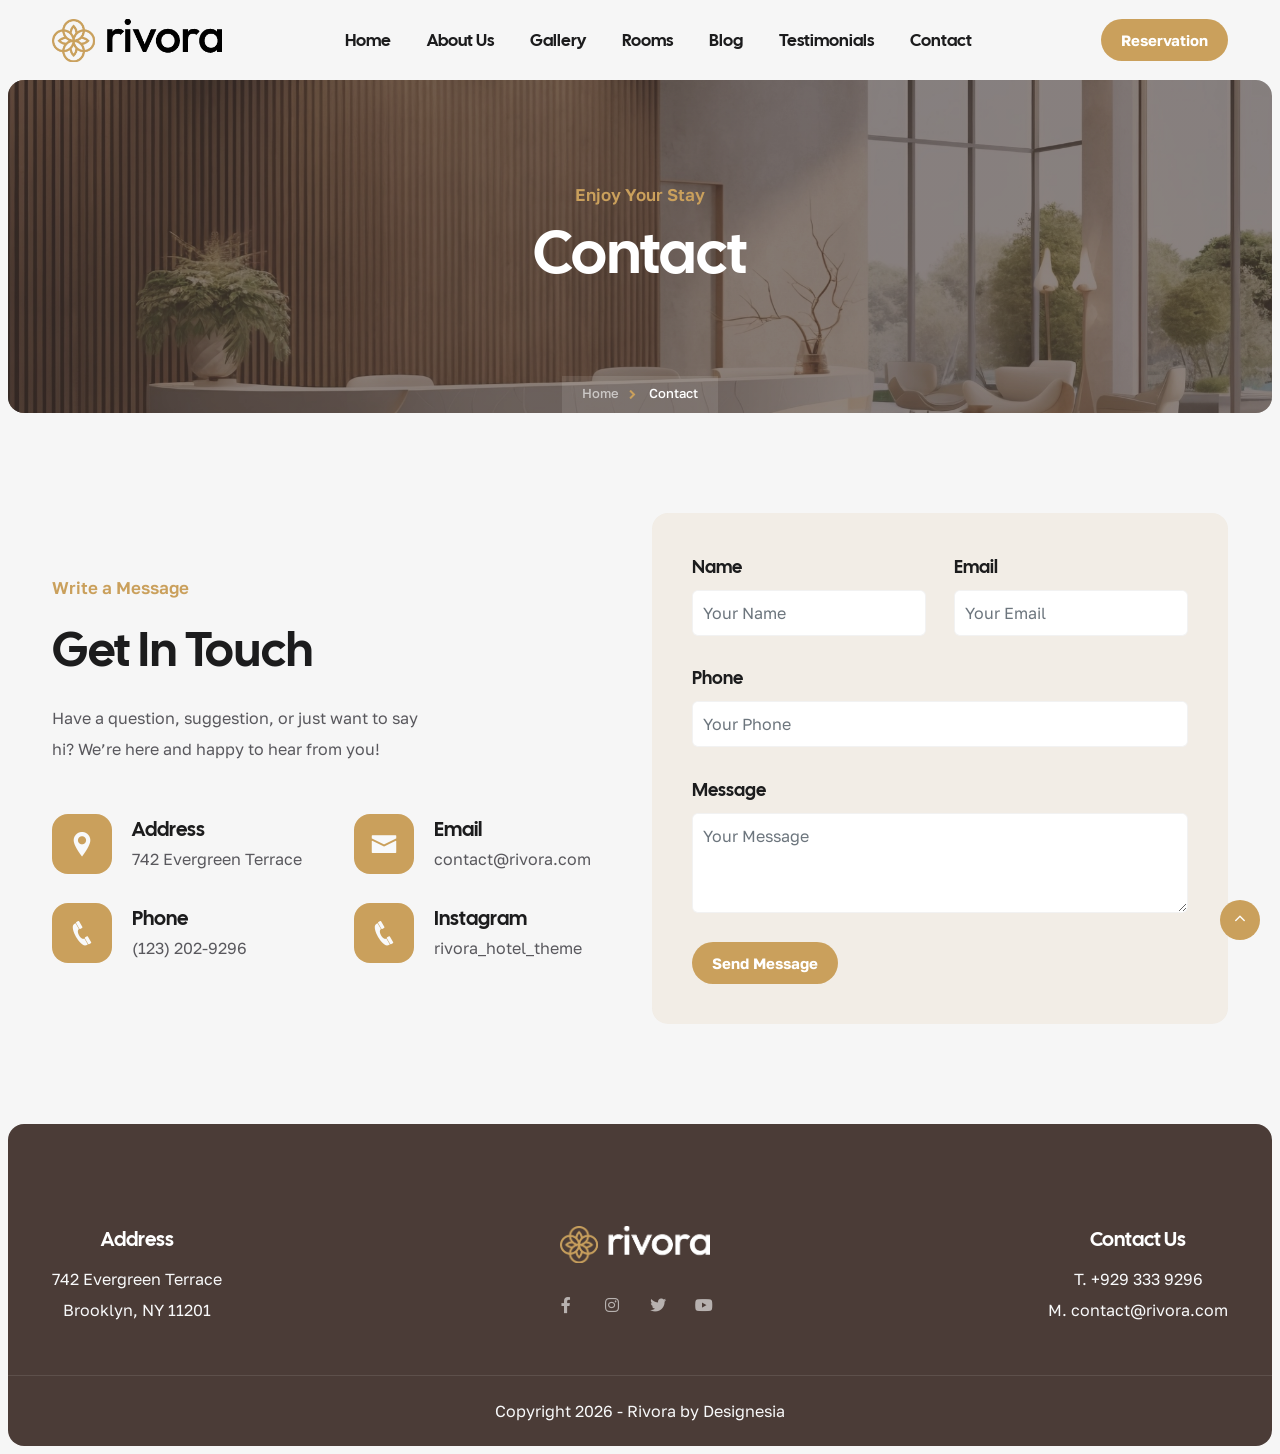
<file: contact.html>
<!DOCTYPE html>
<html lang="en">


<head>
    <title>Rivora - Luxury Hotel Booking </title>
    <link rel="icon" href="images/icon.webp" type="image/gif" sizes="16x16">
    <meta content="text/html;charset=utf-8" http-equiv="Content-Type">
    <meta content="width=device-width, initial-scale=1.0" name="viewport" >
    <meta content="" name="description" >
    <meta content="" name="keywords" >
    <meta content="" name="author" >
    <!-- CSS Files
    ================================================== -->
    <link href="css/bootstrap.min.css" rel="stylesheet" type="text/css" id="bootstrap">
    <link href="css/plugins.css" rel="stylesheet" type="text/css" >
    <link href="css/swiper.css" rel="stylesheet" type="text/css" >
    <link href="css/swiper-custom-1.css" rel="stylesheet" type="text/css" >
    <link href="css/style.css" rel="stylesheet" type="text/css" >
    <link href="css/coloring.css" rel="stylesheet" type="text/css" >
    <!-- color scheme -->
    <link id="colors" href="css/colors/scheme-01.css" rel="stylesheet" type="text/css" >

</head>

<body>

    <header class="header-light transparent">
        <div class="container">
            <div class="row">
                <div class="col-md-12">
                    <div class="de-flex">
                        <div class="de-flex-col">
                            <!-- logo begin -->
                            <div id="logo">
                                <a href="index.html">
                                    <img class="logo-main" src="images/logo-black.webp" alt="" >
                                    <img class="logo-scroll" src="images/logo-black.webp" alt="" >
                                    <img class="logo-mobile" src="images/logo-black.webp" alt="" >
                                </a>
                            </div>
                            <!-- logo close -->
                        </div>

                        <div class="de-flex-col">
                            <div class="de-flex-col header-col-mid">
                                <ul id="mainmenu">
                                    <li><a class="menu-item" href="index.html">Home</a></li>
                                    <li><a class="menu-item" href="about.html">About Us</a></li>                    
                                    <li><a class="menu-item" href="gallery.html">Gallery</a></li>
                                    <li><a class="menu-item" href="rooms.html">Rooms</a></li>
                                    <li><a class="menu-item" href="blog.html">Blog</a></li>
                                    <li><a class="menu-item" href="testimonials.html">Testimonials</a></li>
                                    <li><a class="menu-item" href="contact.html">Contact</a></li>
                                </ul>
                            </div>
                        </div>

                        <div class="de-flex-col">
                            <div class="menu_side_area">
                                <a href="reservation.html" class="btn-main fx-slide hover-white"><span>Reservation</span></a>
                                <span id="menu-btn"></span>
                            </div>
                        </div>
                    </div>
                </div>
            </div>
        </div>
    </header>

    <main>
        <a href="#" id="back-to-top"></a>
        <!-- page preloader begin -->
        <div id="de-loader"></div>
        <!-- page preloader close -->
        

        <section class="jarallax text-light relative rounded-1 overflow-hidden mt-80 mt-sm-70 mx-2">
            <div class="de-gradient-edge-top"></div>
            <img src="images/background/1.webp" class="jarallax-img" alt="">
            <div class="container relative z-2">
                <div class="row justify-content-center">
                    <div class="col-lg-6 text-center">
                        <div class="subtitle id-color wow fadeInUp mb-2">Enjoy Your Stay</div>
                        <div class="clearfix"></div>
                        <h2 class="fs-60 fs-xs-8vw wow fadeInUp" data-wow-delay=".4s">Contact</h2>
                    </div>
                </div>
            </div>
            <div class="crumb-wrapper">
                <ul class="crumb">
                    <li><a href="index.html">Home</a></li>
                    <li class="active">Contact</li>
                </ul>
            </div>
            <div class="sw-overlay op-8"></div>
        </section>

        <section class="relative">
            <div class="container">
              <div class="row align-items-center justify-content-center">
                <div class="col-lg-6">
                    <div class="subtitle">Write a Message</div>
                    <h2 class="wow fadeInUp">Get In Touch</h2>

                    <p class="col-lg-8">Have a question, suggestion, or just want to say hi? We’re here and happy to hear from you!</p>

                    <div class="spacer-single"></div>

                    <div class="row g-4">
                        <div class="col-md-6">
                            <i class="abs fs-28 p-3 bg-color text-light rounded-1 icofont-location-pin"></i>
                            <div class="ms-80px">
                                <h3 class="fs-20 mb-0">Address</h3>
                                742 Evergreen Terrace
                            </div>
                        </div>

                        <div class="col-md-6">
                            <i class="abs fs-28 p-3 bg-color text-light rounded-1 icofont-envelope"></i>
                            <div class="ms-80px">
                                <h3 class="fs-20 mb-0">Email</h3>
                                contact@rivora.com
                            </div>
                        </div>

                        <div class="col-md-6">
                            <i class="abs fs-28 p-3 bg-color text-light rounded-1 icofont-phone"></i>
                            <div class="ms-80px">
                                <h3 class="fs-20 mb-0">Phone</h3>
                                (123) 202-9296
                            </div>
                        </div>

                        <div class="col-md-6">
                            <i class="abs fs-28 p-3 bg-color text-light rounded-1 icofont-phone"></i>
                            <div class="ms-80px">
                                <h3 class="fs-20 mb-0">Instagram</h3>
                                rivora_hotel_theme
                            </div>
                        </div>
                    </div>

                </div>

                <div class="col-lg-6">
                    <div class="bg-color-op-1 rounded-1 p-40 relative">
                        <form name="contactForm" id="contact_form" method="post" action="https://www.designesia.com/themes/rivora/contact.php">
                        <div class="row g-4">
                            <div class="col-md-6">
                                <h3 class="fs-18">Name</h3>
                                <input type="text" name="name" id="name" class="bg-white form-control" placeholder="Your Name" required>
                            </div>

                            <div class="col-md-6">
                                <h3 class="fs-18">Email</h3>
                                <input type="text" name="email" id="email" class="bg-white form-control" placeholder="Your Email" required>
                            </div>

                            <div class="col-md-12">
                                <h3 class="fs-18">Phone</h3>
                                <input type="text" name="phone" id="phone" class="bg-white form-control" placeholder="Your Phone" required>
                            </div>

                            <div class="col-md-12">
                                <h3 class="fs-18">Message</h3>
                                <textarea name="message" id="message" class="bg-white form-control h-100px" placeholder="Your Message" required></textarea>
                            </div>

                            <div class="col-md-12">
                                <div id='submit'>
                                    <input type='submit' id='send_message' value='Send Message' class="btn-main">
                                </div>

                                <div id="success_message" class='success'>
                                    Your message has been sent successfully. Refresh this page if you want to send more messages.
                                </div>
                                <div id="error_message" class='error'>
                                    Sorry there was an error sending your form.
                                </div>
                            </div>
                        </div>
                            
                        
                        
                    </form>
                    </div>
                </div>
              </div>
            </div>
        </section>
        
    </main>

    <footer class="text-light section-dark m-2 mt-0 rounded-1">
        <div class="container">
            <div class="row g-4 align-items-center">
                <div class="col-md-12">
                    <div class="d-lg-flex align-items-center justify-content-between text-center">
                        <div>
                            <h3 class="fs-20">Address</h3>
                            742 Evergreen Terrace<br>
                            Brooklyn, NY 11201
                        </div>
                        <div>
                            <img src="images/logo-white.webp" class="w-150px" alt=""><br>
                            <div class="social-icons mb-sm-30 mt-4">
                                <a href="#"><i class="fa-brands fa-facebook-f"></i></a>
                                <a href="#"><i class="fa-brands fa-instagram"></i></a>
                                <a href="#"><i class="fa-brands fa-twitter"></i></a>
                                <a href="#"><i class="fa-brands fa-youtube"></i></a>
                            </div>

                        </div>
                        <div>
                            <h3 class="fs-20">Contact Us</h3>
                            T. +929 333 9296<br>
                            M. contact@rivora.com
                        </div>
                    </div>
                </div>                    
            </div>
        </div>
        <div class="subfooter">
            <div class="container">
                <div class="row">
                    <div class="col-md-12 text-center">
                        Copyright 2026 - Rivora by Designesia
                    </div>
                </div>
            </div>
        </div>
    </footer>

    <!-- Javascript Files
    ================================================== -->
    <script src="js/vendors.js"></script>
    <script src="js/designesia.js"></script>

    <!-- swiper slider -->
    <script src="js/swiper.js"></script>
    <script src="js/custom-swiper-1.js"></script>

    <!-- form -->
    <script src="js/validation-contact.html"></script>

    

</body>



</html>
</file>
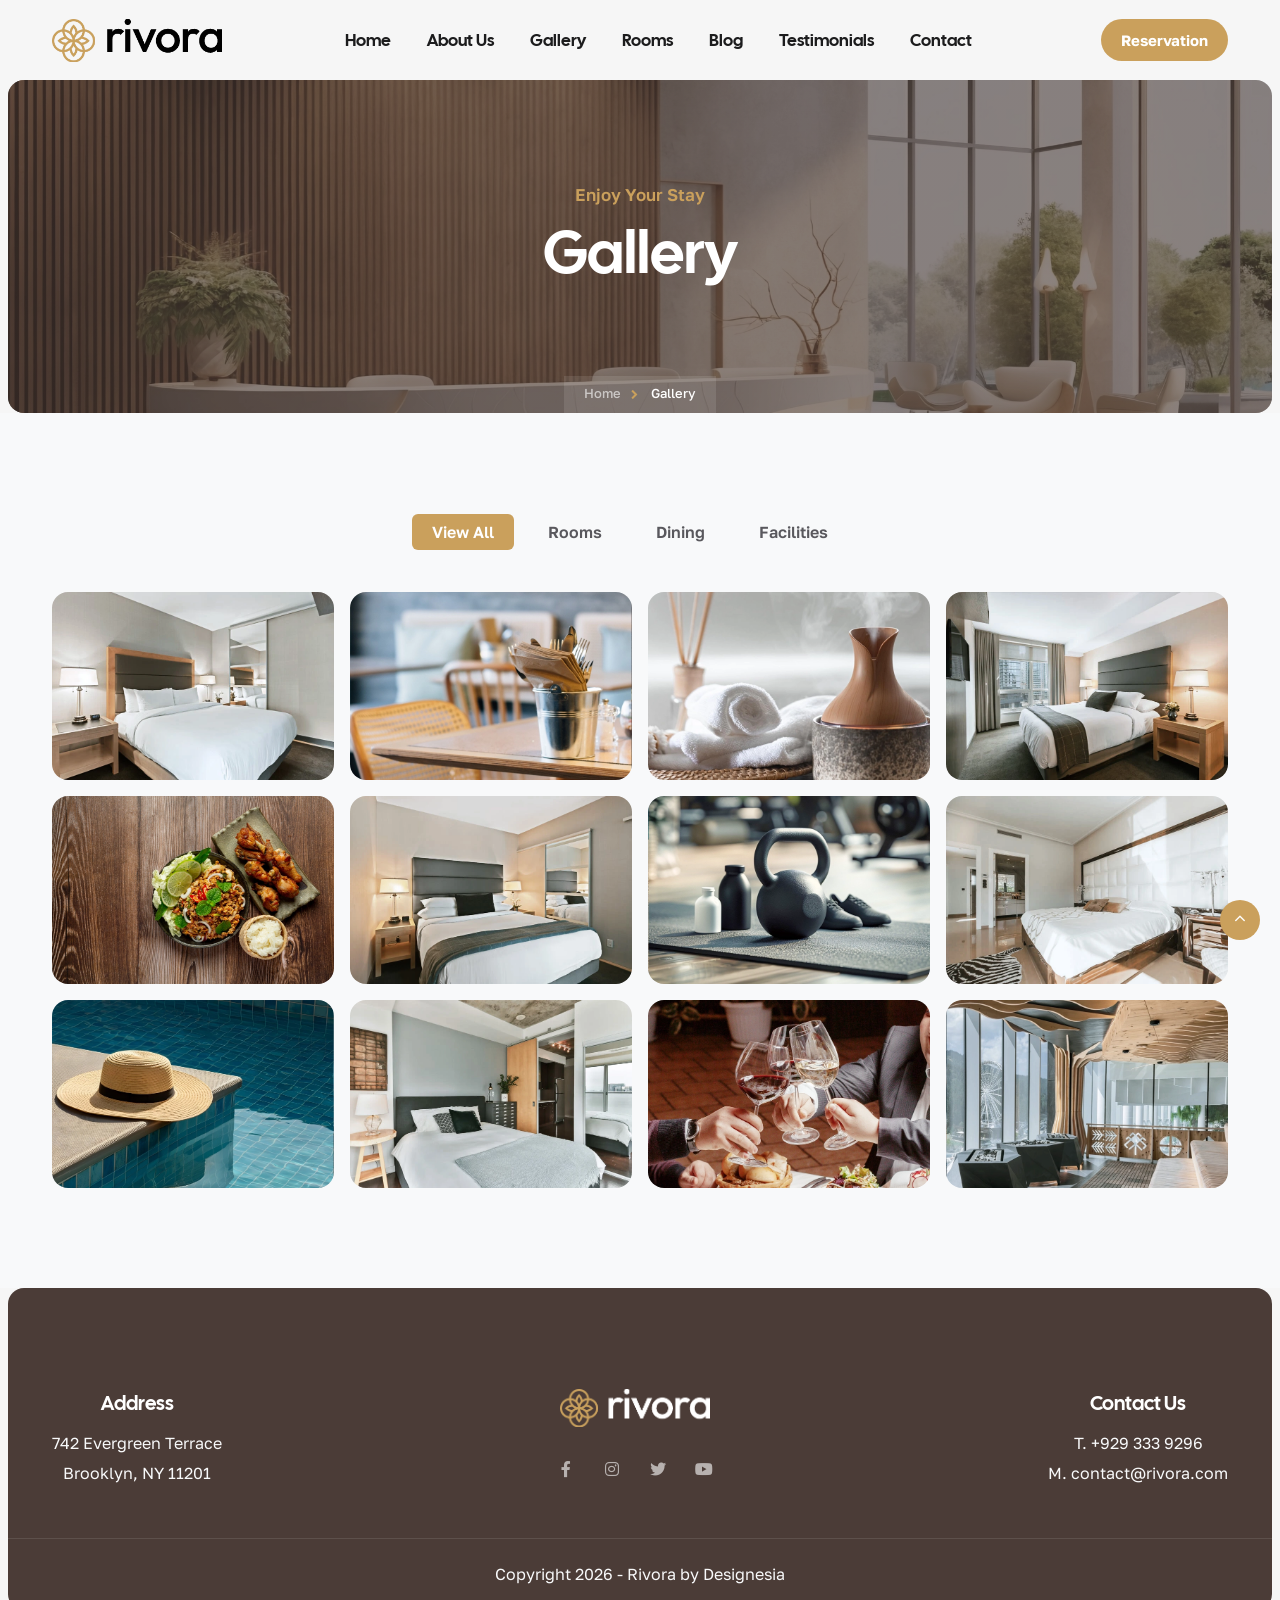
<file: gallery.html>
<!DOCTYPE html>
<html lang="en">



<head>
    <title>Rivora - Luxury Hotel Booking </title>
    <link rel="icon" href="images/icon.webp" type="image/gif" sizes="16x16">
    <meta content="text/html;charset=utf-8" http-equiv="Content-Type">
    <meta content="width=device-width, initial-scale=1.0" name="viewport" >
    <meta content="" name="description" >
    <meta content="" name="keywords" >
    <meta content="" name="author" >
    <!-- CSS Files
    ================================================== -->
    <link href="css/bootstrap.min.css" rel="stylesheet" type="text/css" id="bootstrap">
    <link href="css/plugins.css" rel="stylesheet" type="text/css" >
    <link href="css/swiper.css" rel="stylesheet" type="text/css" >
    <link href="css/swiper-custom-1.css" rel="stylesheet" type="text/css" >
    <link href="css/style.css" rel="stylesheet" type="text/css" >
    <link href="css/coloring.css" rel="stylesheet" type="text/css" >
    <!-- color scheme -->
    <link id="colors" href="css/colors/scheme-01.css" rel="stylesheet" type="text/css" >

</head>

<body>

    <header class="header-light transparent">
        <div class="container">
            <div class="row">
                <div class="col-md-12">
                    <div class="de-flex">
                        <div class="de-flex-col">
                            <!-- logo begin -->
                            <div id="logo">
                                <a href="index.html">
                                    <img class="logo-main" src="images/logo-black.webp" alt="" >
                                    <img class="logo-scroll" src="images/logo-black.webp" alt="" >
                                    <img class="logo-mobile" src="images/logo-black.webp" alt="" >
                                </a>
                            </div>
                            <!-- logo close -->
                        </div>

                        <div class="de-flex-col">
                            <div class="de-flex-col header-col-mid">
                                <ul id="mainmenu">
                                    <li><a class="menu-item" href="index.html">Home</a></li>
                                    <li><a class="menu-item" href="about.html">About Us</a></li>                    
                                    <li><a class="menu-item" href="gallery.html">Gallery</a></li>
                                    <li><a class="menu-item" href="rooms.html">Rooms</a></li>
                                    <li><a class="menu-item" href="blog.html">Blog</a></li>
                                    <li><a class="menu-item" href="testimonials.html">Testimonials</a></li>
                                    <li><a class="menu-item" href="contact.html">Contact</a></li>
                                </ul>
                            </div>
                        </div>

                        <div class="de-flex-col">
                            <div class="menu_side_area">
                                <a href="reservation.html" class="btn-main fx-slide hover-white"><span>Reservation</span></a>
                                <span id="menu-btn"></span>
                            </div>
                        </div>
                    </div>
                </div>
            </div>
        </div>
    </header>

    <main>
        <a href="#" id="back-to-top"></a>
        <!-- page preloader begin -->
        <div id="de-loader"></div>
        <!-- page preloader close -->
        

        <section class="jarallax text-light relative rounded-1 overflow-hidden mt-80 mt-sm-70 mx-2">
            <div class="de-gradient-edge-top"></div>
            <img src="images/background/1.webp" class="jarallax-img" alt="">
            <div class="container relative z-2">
                <div class="row justify-content-center">
                    <div class="col-lg-6 text-center">
                        <div class="subtitle id-color wow fadeInUp mb-2">Enjoy Your Stay</div>
                        <div class="clearfix"></div>
                        <h2 class="fs-60 fs-xs-8vw wow fadeInUp" data-wow-delay=".4s">Gallery</h2>
                    </div>
                </div>
            </div>
            <div class="crumb-wrapper">
                <ul class="crumb">
                    <li><a href="index.html">Home</a></li>
                    <li class="active">Gallery</li>
                </ul>
            </div>
            <div class="sw-overlay op-8"></div>
        </section>

        <section id="section-gallery" class="bg-light" aria-label="section">
            <div class="container">

              <div class="row">
                  <div class="col-md-12 text-center">
                      <ul id="filters" class="wow fadeInUp" data-wow-delay="0s">
                        <li><a href="#" data-filter="*" class="selected">View All</a></li>
                          <li><a href="#" data-filter=".rooms">Rooms</a></li>
                          <li><a href="#" data-filter=".dining">Dining</a></li>
                          <li><a href="#" data-filter=".facilities">Facilities</a><li>
                      </ul>
                  </div>
              </div>

              <div id="gallery" class="row g-3 wow fadeIn" data-wow-delay=".3s">



                  <div class="col-md-3 col-sm-6 col-12 item rooms">
                      <a href="images/gallery/1.webp" class="image-popup d-block hover">
                          <div class="relative overflow-hidden rounded-1">
                              <div class="absolute start-0 w-100 hover-op-1 p-5 abs-middle z-3 text-center text-white">View</div>
                              <div class="absolute start-0 w-100 h-100 overlay-black-5 hover-op-1 z-2"></div>
                              <img src="images/gallery/1.webp" class="w-100 hover-scale-1-2" alt="">
                          </div>
                      </a>
                  </div>

                  <div class="col-md-3 col-sm-6 col-12 item dining">
                      <a href="images/gallery/6.webp" class="image-popup d-block hover">
                          <div class="relative overflow-hidden rounded-1">
                              <div class="absolute start-0 w-100 hover-op-1 p-5 abs-middle z-3 text-center text-white">View</div>
                              <div class="absolute start-0 w-100 h-100 overlay-black-5 hover-op-1 z-2"></div>
                              <img src="images/gallery/6.webp" class="w-100 hover-scale-1-2" alt="">
                          </div>
                      </a>
                  </div>

                  <div class="col-md-3 col-sm-6 col-12 item facilities">
                      <a href="images/gallery/9.webp" class="image-popup d-block hover">
                          <div class="relative overflow-hidden rounded-1">
                              <div class="absolute start-0 w-100 hover-op-1 p-5 abs-middle z-3 text-center text-white">View</div>
                              <div class="absolute start-0 w-100 h-100 overlay-black-5 hover-op-1 z-2"></div>
                              <img src="images/gallery/9.webp" class="w-100 hover-scale-1-2" alt="">
                          </div>
                      </a>
                  </div>

                  <div class="col-md-3 col-sm-6 col-12 item rooms">
                      <a href="images/gallery/3.webp" class="image-popup d-block hover">
                          <div class="relative overflow-hidden rounded-1">
                              <div class="absolute start-0 w-100 hover-op-1 p-5 abs-middle z-3 text-center text-white">View</div>
                              <div class="absolute start-0 w-100 h-100 overlay-black-5 hover-op-1 z-2"></div>
                              <img src="images/gallery/3.webp" class="w-100 hover-scale-1-2" alt="">
                          </div>
                      </a>
                  </div>

                  <div class="col-md-3 col-sm-6 col-12 item dining">
                      <a href="images/gallery/8.webp" class="image-popup d-block hover">
                          <div class="relative overflow-hidden rounded-1">
                              <div class="absolute start-0 w-100 hover-op-1 p-5 abs-middle z-3 text-center text-white">View</div>
                              <div class="absolute start-0 w-100 h-100 overlay-black-5 hover-op-1 z-2"></div>
                              <img src="images/gallery/8.webp" class="w-100 hover-scale-1-2" alt="">
                          </div>
                      </a>
                  </div>

                  <div class="col-md-3 col-sm-6 col-12 item rooms">
                      <a href="images/gallery/5.webp" class="image-popup d-block hover">
                          <div class="relative overflow-hidden rounded-1">
                              <div class="absolute start-0 w-100 hover-op-1 p-5 abs-middle z-3 text-center text-white">View</div>
                              <div class="absolute start-0 w-100 h-100 overlay-black-5 hover-op-1 z-2"></div>
                              <img src="images/gallery/5.webp" class="w-100 hover-scale-1-2" alt="">
                          </div>
                      </a>
                  </div>

                  <div class="col-md-3 col-sm-6 col-12 item facilities">
                      <a href="images/gallery/11.webp" class="image-popup d-block hover">
                          <div class="relative overflow-hidden rounded-1">
                              <div class="absolute start-0 w-100 hover-op-1 p-5 abs-middle z-3 text-center text-white">View</div>
                              <div class="absolute start-0 w-100 h-100 overlay-black-5 hover-op-1 z-2"></div>
                              <img src="images/gallery/11.webp" class="w-100 hover-scale-1-2" alt="">
                          </div>
                      </a>
                  </div>

                  <div class="col-md-3 col-sm-6 col-12 item rooms">
                      <a href="images/gallery/2.webp" class="image-popup d-block hover">
                          <div class="relative overflow-hidden rounded-1">
                              <div class="absolute start-0 w-100 hover-op-1 p-5 abs-middle z-3 text-center text-white">View</div>
                              <div class="absolute start-0 w-100 h-100 overlay-black-5 hover-op-1 z-2"></div>
                              <img src="images/gallery/2.webp" class="w-100 hover-scale-1-2" alt="">
                          </div>
                      </a>
                  </div>

                  <div class="col-md-3 col-sm-6 col-12 item facilities">
                      <a href="images/gallery/10.webp" class="image-popup d-block hover">
                          <div class="relative overflow-hidden rounded-1">
                              <div class="absolute start-0 w-100 hover-op-1 p-5 abs-middle z-3 text-center text-white">View</div>
                              <div class="absolute start-0 w-100 h-100 overlay-black-5 hover-op-1 z-2"></div>
                              <img src="images/gallery/10.webp" class="w-100 hover-scale-1-2" alt="">
                          </div>
                      </a>
                  </div>

                  <div class="col-md-3 col-sm-6 col-12 item rooms">
                      <a href="images/gallery/4.webp" class="image-popup d-block hover">
                          <div class="relative overflow-hidden rounded-1">
                              <div class="absolute start-0 w-100 hover-op-1 p-5 abs-middle z-3 text-center text-white">View</div>
                              <div class="absolute start-0 w-100 h-100 overlay-black-5 hover-op-1 z-2"></div>
                              <img src="images/gallery/4.webp" class="w-100 hover-scale-1-2" alt="">
                          </div>
                      </a>
                  </div>

                  <div class="col-md-3 col-sm-6 col-12 item dining">
                      <a href="images/gallery/7.webp" class="image-popup d-block hover">
                          <div class="relative overflow-hidden rounded-1">
                              <div class="absolute start-0 w-100 hover-op-1 p-5 abs-middle z-3 text-center text-white">View</div>
                              <div class="absolute start-0 w-100 h-100 overlay-black-5 hover-op-1 z-2"></div>
                              <img src="images/gallery/7.webp" class="w-100 hover-scale-1-2" alt="">
                          </div>
                      </a>
                  </div>

                  <div class="col-md-3 col-sm-6 col-12 item facilities">
                      <a href="images/gallery/12.webp" class="image-popup d-block hover">
                          <div class="relative overflow-hidden rounded-1">
                              <div class="absolute start-0 w-100 hover-op-1 p-5 abs-middle z-3 text-center text-white">View</div>
                              <div class="absolute start-0 w-100 h-100 overlay-black-5 hover-op-1 z-2"></div>
                              <img src="images/gallery/12.webp" class="w-100 hover-scale-1-2" alt="">
                          </div>
                      </a>
                  </div>

              </div>



            </div>
        </section>
        
    </main>

    <footer class="text-light section-dark m-2 mt-0 rounded-1">
        <div class="container">
            <div class="row g-4 align-items-center">
                <div class="col-md-12">
                    <div class="d-lg-flex align-items-center justify-content-between text-center">
                        <div>
                            <h3 class="fs-20">Address</h3>
                            742 Evergreen Terrace<br>
                            Brooklyn, NY 11201
                        </div>
                        <div>
                            <img src="images/logo-white.webp" class="w-150px" alt=""><br>
                            <div class="social-icons mb-sm-30 mt-4">
                                <a href="#"><i class="fa-brands fa-facebook-f"></i></a>
                                <a href="#"><i class="fa-brands fa-instagram"></i></a>
                                <a href="#"><i class="fa-brands fa-twitter"></i></a>
                                <a href="#"><i class="fa-brands fa-youtube"></i></a>
                            </div>

                        </div>
                        <div>
                            <h3 class="fs-20">Contact Us</h3>
                            T. +929 333 9296<br>
                            M. contact@rivora.com
                        </div>
                    </div>
                </div>                    
            </div>
        </div>
        <div class="subfooter">
            <div class="container">
                <div class="row">
                    <div class="col-md-12 text-center">
                        Copyright 2026 - Rivora by Designesia
                    </div>
                </div>
            </div>
        </div>
    </footer>

    <!-- Javascript Files
    ================================================== -->
    <script src="js/vendors.js"></script>
    <script src="js/designesia.js"></script>

    <!-- swiper slider -->
    <script src="js/swiper.js"></script>
    <script src="js/custom-swiper-1.js"></script>

    

</body>



</html>
</file>
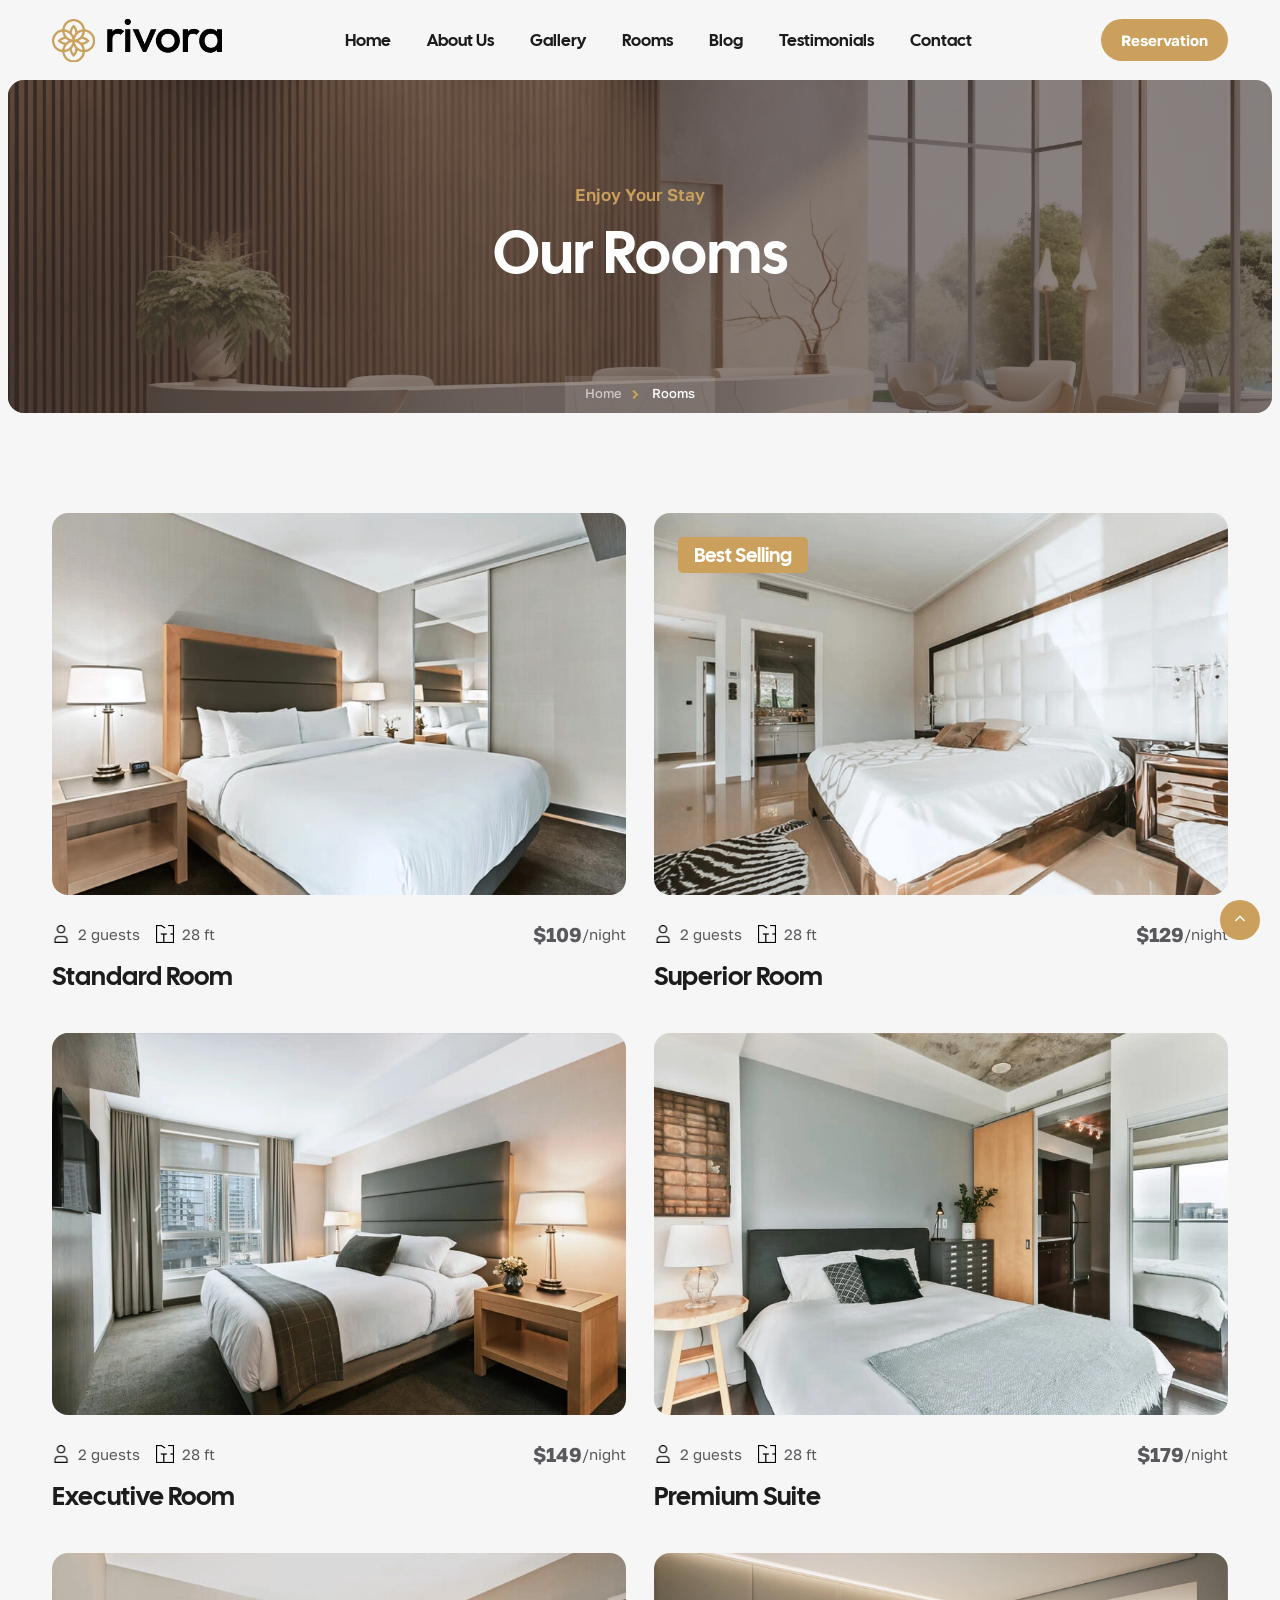
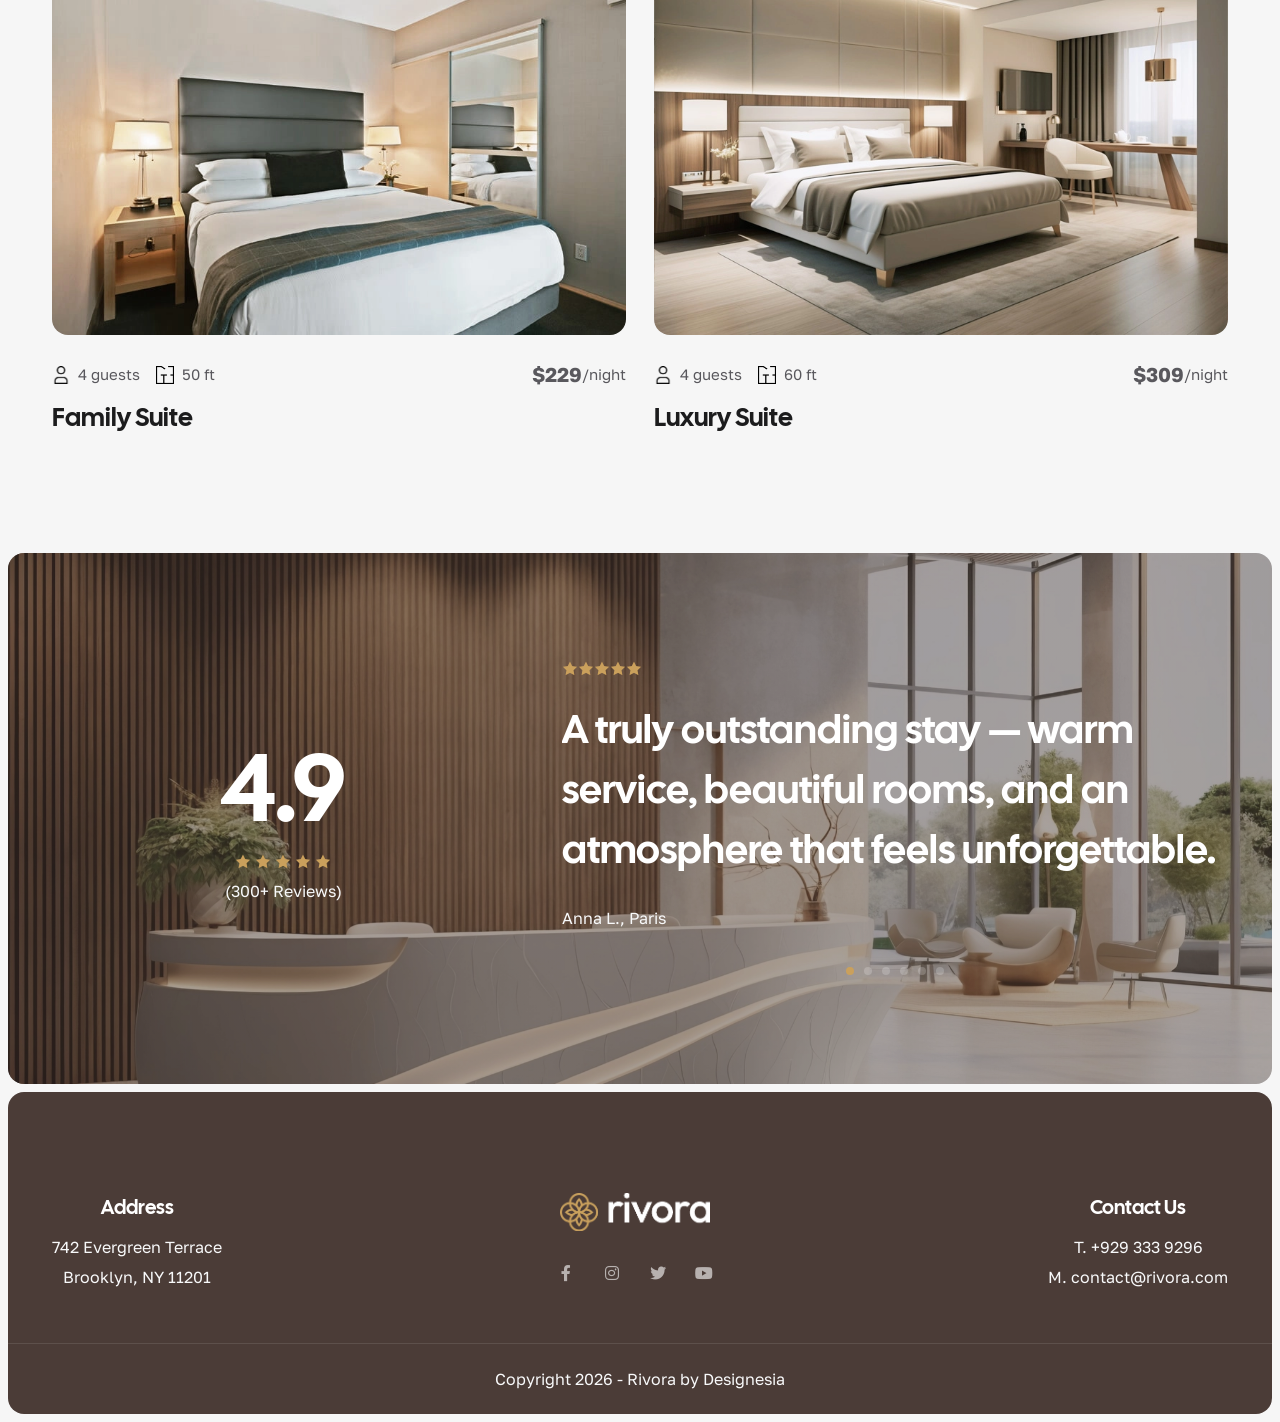
<file: rooms.html>
<!DOCTYPE html>
<html lang="en">



<head>
    <title>Rivora - Luxury Hotel Booking </title>
    <link rel="icon" href="images/icon.webp" type="image/gif" sizes="16x16">
    <meta content="text/html;charset=utf-8" http-equiv="Content-Type">
    <meta content="width=device-width, initial-scale=1.0" name="viewport" >
    <meta content="" name="description" >
    <meta content="" name="keywords" >
    <meta content="" name="author" >
    <!-- CSS Files
    ================================================== -->
    <link href="css/bootstrap.min.css" rel="stylesheet" type="text/css" id="bootstrap">
    <link href="css/plugins.css" rel="stylesheet" type="text/css" >
    <link href="css/swiper.css" rel="stylesheet" type="text/css" >
    <link href="css/swiper-custom-1.css" rel="stylesheet" type="text/css" >
    <link href="css/style.css" rel="stylesheet" type="text/css" >
    <link href="css/coloring.css" rel="stylesheet" type="text/css" >
    <!-- color scheme -->
    <link id="colors" href="css/colors/scheme-01.css" rel="stylesheet" type="text/css" >

</head>

<body>

    <header class="header-light transparent">
        <div class="container">
            <div class="row">
                <div class="col-md-12">
                    <div class="de-flex">
                        <div class="de-flex-col">
                            <!-- logo begin -->
                            <div id="logo">
                                <a href="index.html">
                                    <img class="logo-main" src="images/logo-black.webp" alt="" >
                                    <img class="logo-scroll" src="images/logo-black.webp" alt="" >
                                    <img class="logo-mobile" src="images/logo-black.webp" alt="" >
                                </a>
                            </div>
                            <!-- logo close -->
                        </div>

                        <div class="de-flex-col">
                            <div class="de-flex-col header-col-mid">
                                <ul id="mainmenu">
                                    <li><a class="menu-item" href="index.html">Home</a></li>
                                    <li><a class="menu-item" href="about.html">About Us</a></li>                    
                                    <li><a class="menu-item" href="gallery.html">Gallery</a></li>
                                    <li><a class="menu-item" href="rooms.html">Rooms</a></li>
                                    <li><a class="menu-item" href="blog.html">Blog</a></li>
                                    <li><a class="menu-item" href="testimonials.html">Testimonials</a></li>
                                    <li><a class="menu-item" href="contact.html">Contact</a></li>
                                </ul>
                            </div>
                        </div>

                        <div class="de-flex-col">
                            <div class="menu_side_area">
                                <a href="reservation.html" class="btn-main fx-slide hover-white"><span>Reservation</span></a>
                                <span id="menu-btn"></span>
                            </div>
                        </div>
                    </div>
                </div>
            </div>
        </div>
    </header>

    <main>
        <a href="#" id="back-to-top"></a>
        <!-- page preloader begin -->
        <div id="de-loader"></div>
        <!-- page preloader close -->
        
        <section class="jarallax text-light relative rounded-1 overflow-hidden mt-80 mt-sm-70 mx-2">
            <div class="de-gradient-edge-top"></div>
            <img src="images/background/1.webp" class="jarallax-img" alt="">
            <div class="container relative z-2">
                <div class="row justify-content-center">
                    <div class="col-lg-6 text-center">
                        <h2 class="subtitle id-color wow fadeInUp mb-2">Enjoy Your Stay</h2>
                        <div class="clearfix"></div>
                        <h2 class="fs-60 fs-xs-8vw wow fadeInUp" data-wow-delay=".4s">Our Rooms</h2>
                    </div>
                </div>
            </div>
            <div class="crumb-wrapper">
                <ul class="crumb">
                    <li><a href="index.html">Home</a></li>
                    <li class="active">Rooms</li>
                </ul>
            </div>
            <div class="sw-overlay op-8"></div>
        </section>


        <section>
            <div class="container">

                <div class="row g-4">

                    <div class="col-md-6">
                        <a href="room-single.html" class="d-block h-100 hover relative">
                            <div class="rounded-1 overflow-hidden">
                                <img src="images/rooms/1.webp" class="w-100 hover-scale-1-2" alt="">
                            </div>
                            <div class="pt-4">
                                <div class="d-flex mb-2 fs-15 justify-content-between">
                                    <div class="d-flex">    
                                        <div class="d-flex align-items-center me-3">
                                            <img src="images/ui/user.webp" class="w-15px me-2" alt="">2 guests
                                        </div>
                                        <div class="d-flex align-items-center">
                                            <img src="images/ui/floorplan.webp" class="w-15px me-2" alt="">28 ft
                                        </div>
                                    </div>
                                    <div class="d-flex">
                                        <div class="fs-20 fw-bold">$109</div><span>/night</span>
                                    </div>
                                </div>
                                <div class="relative">
                                    <h3 class="mb-2">Standard Room</h3>
                                </div>
                            </div>
                        </a>
                    </div>

                    <div class="col-md-6">
                        <a href="#" class="d-block h-100 hover relative">
                            <div class="rounded-1 overflow-hidden">
                                <h3 class="abs bg-color rounded-3 text-white fs-20 lh-1 p-2 px-3 m-4 top-0 start-0 z-3">Best Selling</h3>
                                <img src="images/rooms/2.webp" class="w-100 hover-scale-1-2" alt="">
                            </div>
                            <div class="pt-4">
                                <div class="d-flex mb-2 fs-15 justify-content-between">
                                    <div class="d-flex">    
                                        <div class="d-flex align-items-center me-3">
                                            <img src="images/ui/user.webp" class="w-15px me-2" alt="">2 guests
                                        </div>
                                        <div class="d-flex align-items-center">
                                            <img src="images/ui/floorplan.webp" class="w-15px me-2" alt="">28 ft
                                        </div>
                                    </div>
                                    <div class="d-flex">
                                        <div class="fs-20 fw-bold">$129</div><span>/night</span>
                                    </div>
                                </div>
                                <div class="relative">
                                    <h3 class="mb-2">Superior Room</h3>
                                </div>
                            </div>
                        </a>
                    </div>           

                    <div class="col-md-6">
                        <a href="room-single.html" class="d-block h-100 hover relative">
                            <div class="rounded-1 overflow-hidden">
                                <img src="images/rooms/3.webp" class="w-100 hover-scale-1-2" alt="">
                            </div>
                            <div class="pt-4">
                                <div class="d-flex mb-2 fs-15 justify-content-between">
                                    <div class="d-flex">    
                                        <div class="d-flex align-items-center me-3">
                                            <img src="images/ui/user.webp" class="w-15px me-2" alt="">2 guests
                                        </div>
                                        <div class="d-flex align-items-center">
                                            <img src="images/ui/floorplan.webp" class="w-15px me-2" alt="">28 ft
                                        </div>
                                    </div>
                                    <div class="d-flex">
                                        <div class="fs-20 fw-bold">$149</div><span>/night</span>
                                    </div>
                                </div>
                                <div class="relative">
                                    <h3 class="mb-2">Executive Room</h3>
                                </div>
                            </div>
                        </a>
                    </div>

                    <div class="col-md-6">
                        <a href="room-single.html" class="d-block h-100 hover relative">
                            <div class="rounded-1 overflow-hidden">
                                <img src="images/rooms/4.webp" class="w-100 hover-scale-1-2" alt="">
                            </div>
                            <div class="pt-4">
                                <div class="d-flex mb-2 fs-15 justify-content-between">
                                    <div class="d-flex">    
                                        <div class="d-flex align-items-center me-3">
                                            <img src="images/ui/user.webp" class="w-15px me-2" alt="">2 guests
                                        </div>
                                        <div class="d-flex align-items-center">
                                            <img src="images/ui/floorplan.webp" class="w-15px me-2" alt="">28 ft
                                        </div>
                                    </div>
                                    <div class="d-flex">
                                        <div class="fs-20 fw-bold">$179</div><span>/night</span>
                                    </div>
                                </div>
                                <div class="relative">
                                    <h3 class="mb-2">Premium Suite</h3>
                                </div>
                            </div>
                        </a>
                    </div>

                    <div class="col-md-6">
                        <a href="room-single.html" class="d-block h-100 hover relative">
                            <div class="rounded-1 overflow-hidden">
                                <img src="images/rooms/5.webp" class="w-100 hover-scale-1-2" alt="">
                            </div>
                            <div class="pt-4">
                                <div class="d-flex mb-2 fs-15 justify-content-between">
                                    <div class="d-flex">    
                                        <div class="d-flex align-items-center me-3">
                                            <img src="images/ui/user.webp" class="w-15px me-2" alt="">4 guests
                                        </div>
                                        <div class="d-flex align-items-center">
                                            <img src="images/ui/floorplan.webp" class="w-15px me-2" alt="">50 ft
                                        </div>
                                    </div>
                                    <div class="d-flex">
                                        <div class="fs-20 fw-bold">$229</div><span>/night</span>
                                    </div>
                                </div>
                                <div class="relative">
                                    <h3 class="mb-2">Family Suite</h3>
                                </div>
                            </div>
                        </a>
                    </div>

                    <div class="col-md-6">
                        <a href="room-single.html" class="d-block h-100 hover relative">
                            <div class="rounded-1 overflow-hidden">
                                <img src="images/rooms/6.webp" class="w-100 hover-scale-1-2" alt="">
                            </div>
                            <div class="pt-4">
                                <div class="d-flex mb-2 fs-15 justify-content-between">
                                    <div class="d-flex">    
                                        <div class="d-flex align-items-center me-3">
                                            <img src="images/ui/user.webp" class="w-15px me-2" alt="">4 guests
                                        </div>
                                        <div class="d-flex align-items-center">
                                            <img src="images/ui/floorplan.webp" class="w-15px me-2" alt="">60 ft
                                        </div>
                                    </div>
                                    <div class="d-flex">
                                        <div class="fs-20 fw-bold">$309</div><span>/night</span>
                                    </div>
                                </div>
                                <div class="relative">
                                    <h3 class="mb-2">Luxury Suite</h3>
                                </div>
                            </div>
                        </a>
                    </div>       

                </div>
            </div>
        </section>


        <section class="text-light jarallax m-2 rounded-1 overflow-hidden">
            <img src="images/background/1.webp" class="jarallax-img" alt="">
            <div class="sw-overlay op-6"></div>
            <div class="container relative z-2">
                <div class="row g-4 gx-5 align-items-center">
                  <div class="col-lg-5 text-center">
                      <h2 class="fs-96 mb-0">4.9</h2>
                      <span class="d-stars id-color d-block wow fadeInUp">
                          <i class="icofont-star"></i>
                          <i class="icofont-star"></i>
                          <i class="icofont-star"></i>
                          <i class="icofont-star"></i>
                          <i class="icofont-star"></i>
                      </span>
                      (300+ Reviews)
                  </div>
                    <div class="col-lg-7">
                        <div class="owl-single-dots owl-carousel owl-theme">
                            
                            <div class="item">
                                <span class="d-stars id-color d-block mb-3">
                                    <i class="icofont-star"></i><i class="icofont-star"></i><i class="icofont-star"></i><i class="icofont-star"></i><i class="icofont-star"></i>
                                </span>
                                <h3 class="mb-4 wow fadeInUp fs-40">A truly outstanding stay — warm service, beautiful rooms, and an atmosphere that feels unforgettable.</h3>
                                <span class="wow fadeInUp">Anna L., Paris</span>
                            </div>

                            <div class="item">
                                <span class="d-stars id-color d-block mb-3">
                                    <i class="icofont-star"></i><i class="icofont-star"></i><i class="icofont-star"></i><i class="icofont-star"></i><i class="icofont-star"></i>
                                </span>
                                <h3 class="mb-4 wow fadeInUp fs-40">Everything exceeded expectations — from the amenities to the staff, truly a memorable hotel experience.</h3>
                                <span class="wow fadeInUp">Michael H., Toronto</span>
                            </div>

                            <div class="item">
                                <span class="d-stars id-color d-block mb-3">
                                    <i class="icofont-star"></i><i class="icofont-star"></i><i class="icofont-star"></i><i class="icofont-star"></i><i class="icofont-star"></i>
                                </span>
                                <h3 class="mb-4 wow fadeInUp fs-40">Impeccable attention to detail. Every moment felt personal and thoughtfully crafted during our stay.</h3>
                                <span class="wow fadeInUp">Nadia R., Dubai</span>
                            </div>

                            <div class="item">
                                <span class="d-stars id-color d-block mb-3">
                                    <i class="icofont-star"></i><i class="icofont-star"></i><i class="icofont-star"></i><i class="icofont-star"></i><i class="icofont-star"></i>
                                </span>
                                <h3 class="mb-4 wow fadeInUp fs-40">From check-in to check-out, the experience was effortless and luxurious. Highly recommended.</h3>
                                <span class="wow fadeInUp">Tom S., Los Angeles</span>
                            </div>

                            <div class="item">
                                <span class="d-stars id-color d-block mb-3">
                                    <i class="icofont-star"></i><i class="icofont-star"></i><i class="icofont-star"></i><i class="icofont-star"></i><i class="icofont-star"></i>
                                </span>
                                <h3 class="mb-4 wow fadeInUp fs-40">Beautiful interiors, friendly staff, and great location. We loved every moment of our vacation.</h3>
                                <span class="wow fadeInUp">Elise K., Amsterdam</span>
                            </div>

                            <div class="item">
                                <span class="d-stars id-color d-block mb-3">
                                    <i class="icofont-star"></i><i class="icofont-star"></i><i class="icofont-star"></i><i class="icofont-star"></i><i class="icofont-star"></i>
                                </span>
                                <h3 class="mb-4 wow fadeInUp fs-40">Exceptional hospitality and comfort. The perfect choice for a relaxing and refreshing getaway.</h3>
                                <span class="wow fadeInUp">David M., Singapore</span>
                            </div>

                        </div>
                    </div>
                </div>
            </div>
        </section>
    </main>    
    
    <footer class="text-light section-dark m-2 mt-0 rounded-1">
        <div class="container">
            <div class="row g-4 align-items-center">
                <div class="col-md-12">
                    <div class="d-lg-flex align-items-center justify-content-between text-center">
                        <div>
                            <h3 class="fs-20">Address</h3>
                            742 Evergreen Terrace<br>
                            Brooklyn, NY 11201
                        </div>
                        <div>
                            <img src="images/logo-white.webp" class="w-150px" alt=""><br>
                            <div class="social-icons mb-sm-30 mt-4">
                                <a href="#"><i class="fa-brands fa-facebook-f"></i></a>
                                <a href="#"><i class="fa-brands fa-instagram"></i></a>
                                <a href="#"><i class="fa-brands fa-twitter"></i></a>
                                <a href="#"><i class="fa-brands fa-youtube"></i></a>
                            </div>

                        </div>
                        <div>
                            <h3 class="fs-20">Contact Us</h3>
                            T. +929 333 9296<br>
                            M. contact@rivora.com
                        </div>
                    </div>
                </div>                    
            </div>
        </div>
        <div class="subfooter">
            <div class="container">
                <div class="row">
                    <div class="col-md-12 text-center">
                        Copyright 2026 - Rivora by Designesia
                    </div>
                </div>
            </div>
        </div>
    </footer>

    <!-- Javascript Files
    ================================================== -->
    <script src="js/vendors.js"></script>
    <script src="js/designesia.js"></script>

    <!-- swiper slider -->
    <script src="js/swiper.js"></script>
    <script src="js/custom-swiper-1.js"></script>

    

</body>



</html>
</file>
<file: css/plugins.css>
@charset "UTF-8";
/*!
 * animate.css -http://daneden.me/animate
 * Version - 3.5.1
 * Licensed under the MIT license - http://opensource.org/licenses/MIT
 *
 * Copyright (c) 2016 Daniel Eden
 */
 .animated{-webkit-animation-duration:.8s;animation-duration:.8s;-webkit-animation-fill-mode:both;animation-fill-mode:both}.animated.infinite{-webkit-animation-iteration-count:infinite;animation-iteration-count:infinite}.animated.hinge{-webkit-animation-duration:2s;animation-duration:2s}.animated.flipOutX,.animated.flipOutY,.animated.bounceIn,.animated.bounceOut{-webkit-animation-duration:.75s;animation-duration:.75s}@-webkit-keyframes bounce{from,20%,53%,80%,to{-webkit-animation-timing-function:cubic-bezier(.215,.61,.355,1);animation-timing-function:cubic-bezier(.215,.61,.355,1);-webkit-transform:translate3d(0,0,0);transform:translate3d(0,0,0)}40%,43%{-webkit-animation-timing-function:cubic-bezier(.755,.05,.855,.06);animation-timing-function:cubic-bezier(.755,.05,.855,.06);-webkit-transform:translate3d(0,-30px,0);transform:translate3d(0,-30px,0)}70%{-webkit-animation-timing-function:cubic-bezier(.755,.05,.855,.06);animation-timing-function:cubic-bezier(.755,.05,.855,.06);-webkit-transform:translate3d(0,-15px,0);transform:translate3d(0,-15px,0)}90%{-webkit-transform:translate3d(0,-4px,0);transform:translate3d(0,-4px,0)}}@keyframes bounce{from,20%,53%,80%,to{-webkit-animation-timing-function:cubic-bezier(.215,.61,.355,1);animation-timing-function:cubic-bezier(.215,.61,.355,1);-webkit-transform:translate3d(0,0,0);transform:translate3d(0,0,0)}40%,43%{-webkit-animation-timing-function:cubic-bezier(.755,.05,.855,.06);animation-timing-function:cubic-bezier(.755,.05,.855,.06);-webkit-transform:translate3d(0,-30px,0);transform:translate3d(0,-30px,0)}70%{-webkit-animation-timing-function:cubic-bezier(.755,.05,.855,.06);animation-timing-function:cubic-bezier(.755,.05,.855,.06);-webkit-transform:translate3d(0,-15px,0);transform:translate3d(0,-15px,0)}90%{-webkit-transform:translate3d(0,-4px,0);transform:translate3d(0,-4px,0)}}.bounce{-webkit-animation-name:bounce;animation-name:bounce;-webkit-transform-origin:center bottom;transform-origin:center bottom}@-webkit-keyframes flash{from,50%,to{opacity:1}25%,75%{opacity:0}}@keyframes flash{from,50%,to{opacity:1}25%,75%{opacity:0}}.flash{-webkit-animation-name:flash;animation-name:flash}@-webkit-keyframes pulse{from{-webkit-transform:scale3d(1,1,1);transform:scale3d(1,1,1)}50%{-webkit-transform:scale3d(1.05,1.05,1.05);transform:scale3d(1.05,1.05,1.05)}to{-webkit-transform:scale3d(1,1,1);transform:scale3d(1,1,1)}}@keyframes pulse{from{-webkit-transform:scale3d(1,1,1);transform:scale3d(1,1,1)}50%{-webkit-transform:scale3d(1.05,1.05,1.05);transform:scale3d(1.05,1.05,1.05)}to{-webkit-transform:scale3d(1,1,1);transform:scale3d(1,1,1)}}.pulse{-webkit-animation-name:pulse;animation-name:pulse}@-webkit-keyframes rubberBand{from{-webkit-transform:scale3d(1,1,1);transform:scale3d(1,1,1)}30%{-webkit-transform:scale3d(1.25,.75,1);transform:scale3d(1.25,.75,1)}40%{-webkit-transform:scale3d(.75,1.25,1);transform:scale3d(.75,1.25,1)}50%{-webkit-transform:scale3d(1.15,.85,1);transform:scale3d(1.15,.85,1)}65%{-webkit-transform:scale3d(.95,1.05,1);transform:scale3d(.95,1.05,1)}75%{-webkit-transform:scale3d(1.05,.95,1);transform:scale3d(1.05,.95,1)}to{-webkit-transform:scale3d(1,1,1);transform:scale3d(1,1,1)}}@keyframes rubberBand{from{-webkit-transform:scale3d(1,1,1);transform:scale3d(1,1,1)}30%{-webkit-transform:scale3d(1.25,.75,1);transform:scale3d(1.25,.75,1)}40%{-webkit-transform:scale3d(.75,1.25,1);transform:scale3d(.75,1.25,1)}50%{-webkit-transform:scale3d(1.15,.85,1);transform:scale3d(1.15,.85,1)}65%{-webkit-transform:scale3d(.95,1.05,1);transform:scale3d(.95,1.05,1)}75%{-webkit-transform:scale3d(1.05,.95,1);transform:scale3d(1.05,.95,1)}to{-webkit-transform:scale3d(1,1,1);transform:scale3d(1,1,1)}}.rubberBand{-webkit-animation-name:rubberBand;animation-name:rubberBand}@-webkit-keyframes shake{from,to{-webkit-transform:translate3d(0,0,0);transform:translate3d(0,0,0)}10%,30%,50%,70%,90%{-webkit-transform:translate3d(-10px,0,0);transform:translate3d(-10px,0,0)}20%,40%,60%,80%{-webkit-transform:translate3d(10px,0,0);transform:translate3d(10px,0,0)}}@keyframes shake{from,to{-webkit-transform:translate3d(0,0,0);transform:translate3d(0,0,0)}10%,30%,50%,70%,90%{-webkit-transform:translate3d(-10px,0,0);transform:translate3d(-10px,0,0)}20%,40%,60%,80%{-webkit-transform:translate3d(10px,0,0);transform:translate3d(10px,0,0)}}.shake{-webkit-animation-name:shake;animation-name:shake}@-webkit-keyframes headShake{0%{-webkit-transform:translateX(0);transform:translateX(0)}6.5%{-webkit-transform:translateX(-6px) rotateY(-9deg);transform:translateX(-6px) rotateY(-9deg)}18.5%{-webkit-transform:translateX(5px) rotateY(7deg);transform:translateX(5px) rotateY(7deg)}31.5%{-webkit-transform:translateX(-3px) rotateY(-5deg);transform:translateX(-3px) rotateY(-5deg)}43.5%{-webkit-transform:translateX(2px) rotateY(3deg);transform:translateX(2px) rotateY(3deg)}50%{-webkit-transform:translateX(0);transform:translateX(0)}}@keyframes headShake{0%{-webkit-transform:translateX(0);transform:translateX(0)}6.5%{-webkit-transform:translateX(-6px) rotateY(-9deg);transform:translateX(-6px) rotateY(-9deg)}18.5%{-webkit-transform:translateX(5px) rotateY(7deg);transform:translateX(5px) rotateY(7deg)}31.5%{-webkit-transform:translateX(-3px) rotateY(-5deg);transform:translateX(-3px) rotateY(-5deg)}43.5%{-webkit-transform:translateX(2px) rotateY(3deg);transform:translateX(2px) rotateY(3deg)}50%{-webkit-transform:translateX(0);transform:translateX(0)}}.headShake{-webkit-animation-timing-function:ease-in-out;animation-timing-function:ease-in-out;-webkit-animation-name:headShake;animation-name:headShake}@-webkit-keyframes swing{20%{-webkit-transform:rotate3d(0,0,1,15deg);transform:rotate3d(0,0,1,15deg)}40%{-webkit-transform:rotate3d(0,0,1,-10deg);transform:rotate3d(0,0,1,-10deg)}60%{-webkit-transform:rotate3d(0,0,1,5deg);transform:rotate3d(0,0,1,5deg)}80%{-webkit-transform:rotate3d(0,0,1,-5deg);transform:rotate3d(0,0,1,-5deg)}to{-webkit-transform:rotate3d(0,0,1,0deg);transform:rotate3d(0,0,1,0deg)}}@keyframes swing{20%{-webkit-transform:rotate3d(0,0,1,15deg);transform:rotate3d(0,0,1,15deg)}40%{-webkit-transform:rotate3d(0,0,1,-10deg);transform:rotate3d(0,0,1,-10deg)}60%{-webkit-transform:rotate3d(0,0,1,5deg);transform:rotate3d(0,0,1,5deg)}80%{-webkit-transform:rotate3d(0,0,1,-5deg);transform:rotate3d(0,0,1,-5deg)}to{-webkit-transform:rotate3d(0,0,1,0deg);transform:rotate3d(0,0,1,0deg)}}.swing{-webkit-transform-origin:top center;transform-origin:top center;-webkit-animation-name:swing;animation-name:swing}@-webkit-keyframes tada{from{-webkit-transform:scale3d(1,1,1);transform:scale3d(1,1,1)}10%,20%{-webkit-transform:scale3d(.9,.9,.9) rotate3d(0,0,1,-3deg);transform:scale3d(.9,.9,.9) rotate3d(0,0,1,-3deg)}30%,50%,70%,90%{-webkit-transform:scale3d(1.1,1.1,1.1) rotate3d(0,0,1,3deg);transform:scale3d(1.1,1.1,1.1) rotate3d(0,0,1,3deg)}40%,60%,80%{-webkit-transform:scale3d(1.1,1.1,1.1) rotate3d(0,0,1,-3deg);transform:scale3d(1.1,1.1,1.1) rotate3d(0,0,1,-3deg)}to{-webkit-transform:scale3d(1,1,1);transform:scale3d(1,1,1)}}@keyframes tada{from{-webkit-transform:scale3d(1,1,1);transform:scale3d(1,1,1)}10%,20%{-webkit-transform:scale3d(.9,.9,.9) rotate3d(0,0,1,-3deg);transform:scale3d(.9,.9,.9) rotate3d(0,0,1,-3deg)}30%,50%,70%,90%{-webkit-transform:scale3d(1.1,1.1,1.1) rotate3d(0,0,1,3deg);transform:scale3d(1.1,1.1,1.1) rotate3d(0,0,1,3deg)}40%,60%,80%{-webkit-transform:scale3d(1.1,1.1,1.1) rotate3d(0,0,1,-3deg);transform:scale3d(1.1,1.1,1.1) rotate3d(0,0,1,-3deg)}to{-webkit-transform:scale3d(1,1,1);transform:scale3d(1,1,1)}}.tada{-webkit-animation-name:tada;animation-name:tada}@-webkit-keyframes wobble{from{-webkit-transform:none;transform:none}15%{-webkit-transform:translate3d(-25%,0,0) rotate3d(0,0,1,-5deg);transform:translate3d(-25%,0,0) rotate3d(0,0,1,-5deg)}30%{-webkit-transform:translate3d(20%,0,0) rotate3d(0,0,1,3deg);transform:translate3d(20%,0,0) rotate3d(0,0,1,3deg)}45%{-webkit-transform:translate3d(-15%,0,0) rotate3d(0,0,1,-3deg);transform:translate3d(-15%,0,0) rotate3d(0,0,1,-3deg)}60%{-webkit-transform:translate3d(10%,0,0) rotate3d(0,0,1,2deg);transform:translate3d(10%,0,0) rotate3d(0,0,1,2deg)}75%{-webkit-transform:translate3d(-5%,0,0) rotate3d(0,0,1,-1deg);transform:translate3d(-5%,0,0) rotate3d(0,0,1,-1deg)}to{-webkit-transform:none;transform:none}}@keyframes wobble{from{-webkit-transform:none;transform:none}15%{-webkit-transform:translate3d(-25%,0,0) rotate3d(0,0,1,-5deg);transform:translate3d(-25%,0,0) rotate3d(0,0,1,-5deg)}30%{-webkit-transform:translate3d(20%,0,0) rotate3d(0,0,1,3deg);transform:translate3d(20%,0,0) rotate3d(0,0,1,3deg)}45%{-webkit-transform:translate3d(-15%,0,0) rotate3d(0,0,1,-3deg);transform:translate3d(-15%,0,0) rotate3d(0,0,1,-3deg)}60%{-webkit-transform:translate3d(10%,0,0) rotate3d(0,0,1,2deg);transform:translate3d(10%,0,0) rotate3d(0,0,1,2deg)}75%{-webkit-transform:translate3d(-5%,0,0) rotate3d(0,0,1,-1deg);transform:translate3d(-5%,0,0) rotate3d(0,0,1,-1deg)}to{-webkit-transform:none;transform:none}}.wobble{-webkit-animation-name:wobble;animation-name:wobble}@-webkit-keyframes jello{from,11.1%,to{-webkit-transform:none;transform:none}22.2%{-webkit-transform:skewX(-12.5deg) skewY(-12.5deg);transform:skewX(-12.5deg) skewY(-12.5deg)}33.3%{-webkit-transform:skewX(6.25deg) skewY(6.25deg);transform:skewX(6.25deg) skewY(6.25deg)}44.4%{-webkit-transform:skewX(-3.125deg) skewY(-3.125deg);transform:skewX(-3.125deg) skewY(-3.125deg)}55.5%{-webkit-transform:skewX(1.5625deg) skewY(1.5625deg);transform:skewX(1.5625deg) skewY(1.5625deg)}66.6%{-webkit-transform:skewX(-0.78125deg) skewY(-0.78125deg);transform:skewX(-0.78125deg) skewY(-0.78125deg)}77.7%{-webkit-transform:skewX(0.390625deg) skewY(0.390625deg);transform:skewX(0.390625deg) skewY(0.390625deg)}88.8%{-webkit-transform:skewX(-0.1953125deg) skewY(-0.1953125deg);transform:skewX(-0.1953125deg) skewY(-0.1953125deg)}}@keyframes jello{from,11.1%,to{-webkit-transform:none;transform:none}22.2%{-webkit-transform:skewX(-12.5deg) skewY(-12.5deg);transform:skewX(-12.5deg) skewY(-12.5deg)}33.3%{-webkit-transform:skewX(6.25deg) skewY(6.25deg);transform:skewX(6.25deg) skewY(6.25deg)}44.4%{-webkit-transform:skewX(-3.125deg) skewY(-3.125deg);transform:skewX(-3.125deg) skewY(-3.125deg)}55.5%{-webkit-transform:skewX(1.5625deg) skewY(1.5625deg);transform:skewX(1.5625deg) skewY(1.5625deg)}66.6%{-webkit-transform:skewX(-0.78125deg) skewY(-0.78125deg);transform:skewX(-0.78125deg) skewY(-0.78125deg)}77.7%{-webkit-transform:skewX(0.390625deg) skewY(0.390625deg);transform:skewX(0.390625deg) skewY(0.390625deg)}88.8%{-webkit-transform:skewX(-0.1953125deg) skewY(-0.1953125deg);transform:skewX(-0.1953125deg) skewY(-0.1953125deg)}}.jello{-webkit-animation-name:jello;animation-name:jello;-webkit-transform-origin:center;transform-origin:center}@-webkit-keyframes bounceIn{from,20%,40%,60%,80%,to{-webkit-animation-timing-function:cubic-bezier(.215,.61,.355,1);animation-timing-function:cubic-bezier(.215,.61,.355,1)}0%{opacity:0;-webkit-transform:scale3d(.3,.3,.3);transform:scale3d(.3,.3,.3)}20%{-webkit-transform:scale3d(1.1,1.1,1.1);transform:scale3d(1.1,1.1,1.1)}40%{-webkit-transform:scale3d(.9,.9,.9);transform:scale3d(.9,.9,.9)}60%{opacity:1;-webkit-transform:scale3d(1.03,1.03,1.03);transform:scale3d(1.03,1.03,1.03)}80%{-webkit-transform:scale3d(.97,.97,.97);transform:scale3d(.97,.97,.97)}to{opacity:1;-webkit-transform:scale3d(1,1,1);transform:scale3d(1,1,1)}}@keyframes bounceIn{from,20%,40%,60%,80%,to{-webkit-animation-timing-function:cubic-bezier(.215,.61,.355,1);animation-timing-function:cubic-bezier(.215,.61,.355,1)}0%{opacity:0;-webkit-transform:scale3d(.3,.3,.3);transform:scale3d(.3,.3,.3)}20%{-webkit-transform:scale3d(1.1,1.1,1.1);transform:scale3d(1.1,1.1,1.1)}40%{-webkit-transform:scale3d(.9,.9,.9);transform:scale3d(.9,.9,.9)}60%{opacity:1;-webkit-transform:scale3d(1.03,1.03,1.03);transform:scale3d(1.03,1.03,1.03)}80%{-webkit-transform:scale3d(.97,.97,.97);transform:scale3d(.97,.97,.97)}to{opacity:1;-webkit-transform:scale3d(1,1,1);transform:scale3d(1,1,1)}}.bounceIn{-webkit-animation-name:bounceIn;animation-name:bounceIn}@-webkit-keyframes bounceInDown{from,60%,75%,90%,to{-webkit-animation-timing-function:cubic-bezier(.215,.61,.355,1);animation-timing-function:cubic-bezier(.215,.61,.355,1)}0%{opacity:0;-webkit-transform:translate3d(0,-3000px,0);transform:translate3d(0,-3000px,0)}60%{opacity:1;-webkit-transform:translate3d(0,25px,0);transform:translate3d(0,25px,0)}75%{-webkit-transform:translate3d(0,-10px,0);transform:translate3d(0,-10px,0)}90%{-webkit-transform:translate3d(0,5px,0);transform:translate3d(0,5px,0)}to{-webkit-transform:none;transform:none}}@keyframes bounceInDown{from,60%,75%,90%,to{-webkit-animation-timing-function:cubic-bezier(.215,.61,.355,1);animation-timing-function:cubic-bezier(.215,.61,.355,1)}0%{opacity:0;-webkit-transform:translate3d(0,-3000px,0);transform:translate3d(0,-3000px,0)}60%{opacity:1;-webkit-transform:translate3d(0,25px,0);transform:translate3d(0,25px,0)}75%{-webkit-transform:translate3d(0,-10px,0);transform:translate3d(0,-10px,0)}90%{-webkit-transform:translate3d(0,5px,0);transform:translate3d(0,5px,0)}to{-webkit-transform:none;transform:none}}.bounceInDown{-webkit-animation-name:bounceInDown;animation-name:bounceInDown}@-webkit-keyframes bounceInLeft{from,60%,75%,90%,to{-webkit-animation-timing-function:cubic-bezier(.215,.61,.355,1);animation-timing-function:cubic-bezier(.215,.61,.355,1)}0%{opacity:0;-webkit-transform:translate3d(-3000px,0,0);transform:translate3d(-3000px,0,0)}60%{opacity:1;-webkit-transform:translate3d(25px,0,0);transform:translate3d(25px,0,0)}75%{-webkit-transform:translate3d(-10px,0,0);transform:translate3d(-10px,0,0)}90%{-webkit-transform:translate3d(5px,0,0);transform:translate3d(5px,0,0)}to{-webkit-transform:none;transform:none}}@keyframes bounceInLeft{from,60%,75%,90%,to{-webkit-animation-timing-function:cubic-bezier(.215,.61,.355,1);animation-timing-function:cubic-bezier(.215,.61,.355,1)}0%{opacity:0;-webkit-transform:translate3d(-3000px,0,0);transform:translate3d(-3000px,0,0)}60%{opacity:1;-webkit-transform:translate3d(25px,0,0);transform:translate3d(25px,0,0)}75%{-webkit-transform:translate3d(-10px,0,0);transform:translate3d(-10px,0,0)}90%{-webkit-transform:translate3d(5px,0,0);transform:translate3d(5px,0,0)}to{-webkit-transform:none;transform:none}}.bounceInLeft{-webkit-animation-name:bounceInLeft;animation-name:bounceInLeft}@-webkit-keyframes bounceInRight{from,60%,75%,90%,to{-webkit-animation-timing-function:cubic-bezier(.215,.61,.355,1);animation-timing-function:cubic-bezier(.215,.61,.355,1)}from{opacity:0;-webkit-transform:translate3d(3000px,0,0);transform:translate3d(3000px,0,0)}60%{opacity:1;-webkit-transform:translate3d(-25px,0,0);transform:translate3d(-25px,0,0)}75%{-webkit-transform:translate3d(10px,0,0);transform:translate3d(10px,0,0)}90%{-webkit-transform:translate3d(-5px,0,0);transform:translate3d(-5px,0,0)}to{-webkit-transform:none;transform:none}}@keyframes bounceInRight{from,60%,75%,90%,to{-webkit-animation-timing-function:cubic-bezier(.215,.61,.355,1);animation-timing-function:cubic-bezier(.215,.61,.355,1)}from{opacity:0;-webkit-transform:translate3d(3000px,0,0);transform:translate3d(3000px,0,0)}60%{opacity:1;-webkit-transform:translate3d(-25px,0,0);transform:translate3d(-25px,0,0)}75%{-webkit-transform:translate3d(10px,0,0);transform:translate3d(10px,0,0)}90%{-webkit-transform:translate3d(-5px,0,0);transform:translate3d(-5px,0,0)}to{-webkit-transform:none;transform:none}}.bounceInRight{-webkit-animation-name:bounceInRight;animation-name:bounceInRight}@-webkit-keyframes bounceInUp{from,60%,75%,90%,to{-webkit-animation-timing-function:cubic-bezier(.215,.61,.355,1);animation-timing-function:cubic-bezier(.215,.61,.355,1)}from{opacity:0;-webkit-transform:translate3d(0,3000px,0);transform:translate3d(0,3000px,0)}60%{opacity:1;-webkit-transform:translate3d(0,-20px,0);transform:translate3d(0,-20px,0)}75%{-webkit-transform:translate3d(0,10px,0);transform:translate3d(0,10px,0)}90%{-webkit-transform:translate3d(0,-5px,0);transform:translate3d(0,-5px,0)}to{-webkit-transform:translate3d(0,0,0);transform:translate3d(0,0,0)}}@keyframes bounceInUp{from,60%,75%,90%,to{-webkit-animation-timing-function:cubic-bezier(.215,.61,.355,1);animation-timing-function:cubic-bezier(.215,.61,.355,1)}from{opacity:0;-webkit-transform:translate3d(0,3000px,0);transform:translate3d(0,3000px,0)}60%{opacity:1;-webkit-transform:translate3d(0,-20px,0);transform:translate3d(0,-20px,0)}75%{-webkit-transform:translate3d(0,10px,0);transform:translate3d(0,10px,0)}90%{-webkit-transform:translate3d(0,-5px,0);transform:translate3d(0,-5px,0)}to{-webkit-transform:translate3d(0,0,0);transform:translate3d(0,0,0)}}.bounceInUp{-webkit-animation-name:bounceInUp;animation-name:bounceInUp}@-webkit-keyframes bounceOut{20%{-webkit-transform:scale3d(.9,.9,.9);transform:scale3d(.9,.9,.9)}50%,55%{opacity:1;-webkit-transform:scale3d(1.1,1.1,1.1);transform:scale3d(1.1,1.1,1.1)}to{opacity:0;-webkit-transform:scale3d(.3,.3,.3);transform:scale3d(.3,.3,.3)}}@keyframes bounceOut{20%{-webkit-transform:scale3d(.9,.9,.9);transform:scale3d(.9,.9,.9)}50%,55%{opacity:1;-webkit-transform:scale3d(1.1,1.1,1.1);transform:scale3d(1.1,1.1,1.1)}to{opacity:0;-webkit-transform:scale3d(.3,.3,.3);transform:scale3d(.3,.3,.3)}}.bounceOut{-webkit-animation-name:bounceOut;animation-name:bounceOut}@-webkit-keyframes bounceOutDown{20%{-webkit-transform:translate3d(0,10px,0);transform:translate3d(0,10px,0)}40%,45%{opacity:1;-webkit-transform:translate3d(0,-20px,0);transform:translate3d(0,-20px,0)}to{opacity:0;-webkit-transform:translate3d(0,2000px,0);transform:translate3d(0,2000px,0)}}@keyframes bounceOutDown{20%{-webkit-transform:translate3d(0,10px,0);transform:translate3d(0,10px,0)}40%,45%{opacity:1;-webkit-transform:translate3d(0,-20px,0);transform:translate3d(0,-20px,0)}to{opacity:0;-webkit-transform:translate3d(0,2000px,0);transform:translate3d(0,2000px,0)}}.bounceOutDown{-webkit-animation-name:bounceOutDown;animation-name:bounceOutDown}@-webkit-keyframes bounceOutLeft{20%{opacity:1;-webkit-transform:translate3d(20px,0,0);transform:translate3d(20px,0,0)}to{opacity:0;-webkit-transform:translate3d(-2000px,0,0);transform:translate3d(-2000px,0,0)}}@keyframes bounceOutLeft{20%{opacity:1;-webkit-transform:translate3d(20px,0,0);transform:translate3d(20px,0,0)}to{opacity:0;-webkit-transform:translate3d(-2000px,0,0);transform:translate3d(-2000px,0,0)}}.bounceOutLeft{-webkit-animation-name:bounceOutLeft;animation-name:bounceOutLeft}@-webkit-keyframes bounceOutRight{20%{opacity:1;-webkit-transform:translate3d(-20px,0,0);transform:translate3d(-20px,0,0)}to{opacity:0;-webkit-transform:translate3d(2000px,0,0);transform:translate3d(2000px,0,0)}}@keyframes bounceOutRight{20%{opacity:1;-webkit-transform:translate3d(-20px,0,0);transform:translate3d(-20px,0,0)}to{opacity:0;-webkit-transform:translate3d(2000px,0,0);transform:translate3d(2000px,0,0)}}.bounceOutRight{-webkit-animation-name:bounceOutRight;animation-name:bounceOutRight}@-webkit-keyframes bounceOutUp{20%{-webkit-transform:translate3d(0,-10px,0);transform:translate3d(0,-10px,0)}40%,45%{opacity:1;-webkit-transform:translate3d(0,20px,0);transform:translate3d(0,20px,0)}to{opacity:0;-webkit-transform:translate3d(0,-2000px,0);transform:translate3d(0,-2000px,0)}}@keyframes bounceOutUp{20%{-webkit-transform:translate3d(0,-10px,0);transform:translate3d(0,-10px,0)}40%,45%{opacity:1;-webkit-transform:translate3d(0,20px,0);transform:translate3d(0,20px,0)}to{opacity:0;-webkit-transform:translate3d(0,-2000px,0);transform:translate3d(0,-2000px,0)}}.bounceOutUp{-webkit-animation-name:bounceOutUp;animation-name:bounceOutUp}@-webkit-keyframes fadeIn{from{opacity:0}to{opacity:1}}@keyframes fadeIn{from{opacity:0}to{opacity:1}}.fadeIn{-webkit-animation-name:fadeIn;animation-name:fadeIn}@-webkit-keyframes fadeInDown{from{opacity:0;-webkit-transform:translate3d(0,-30%,0);transform:translate3d(0,-30%,0)}to{opacity:1;-webkit-transform:none;transform:none}}@keyframes fadeInDown{from{opacity:0;-webkit-transform:translate3d(0,-30%,0);transform:translate3d(0,-30%,0)}to{opacity:1;-webkit-transform:none;transform:none}}.fadeInDown{-webkit-animation-name:fadeInDown;animation-name:fadeInDown}@-webkit-keyframes fadeInDownBig{from{opacity:0;-webkit-transform:translate3d(0,-2000px,0);transform:translate3d(0,-2000px,0)}to{opacity:1;-webkit-transform:none;transform:none}}@keyframes fadeInDownBig{from{opacity:0;-webkit-transform:translate3d(0,-2000px,0);transform:translate3d(0,-2000px,0)}to{opacity:1;-webkit-transform:none;transform:none}}.fadeInDownBig{-webkit-animation-name:fadeInDownBig;animation-name:fadeInDownBig}@-webkit-keyframes fadeInLeft{from{opacity:0;-webkit-transform:translate3d(-10%,0,0);transform:translate3d(-10%,0,0)}to{opacity:1;-webkit-transform:none;transform:none}}@keyframes fadeInLeft{from{opacity:0;-webkit-transform:translate3d(-10%,0,0);transform:translate3d(-10%,0,0)}to{opacity:1;-webkit-transform:none;transform:none}}.fadeInLeft{-webkit-animation-name:fadeInLeft;animation-name:fadeInLeft}@-webkit-keyframes fadeInLeftBig{from{opacity:0;-webkit-transform:translate3d(-2000px,0,0);transform:translate3d(-2000px,0,0)}to{opacity:1;-webkit-transform:none;transform:none}}@keyframes fadeInLeftBig{from{opacity:0;-webkit-transform:translate3d(-2000px,0,0);transform:translate3d(-2000px,0,0)}to{opacity:1;-webkit-transform:none;transform:none}}.fadeInLeftBig{-webkit-animation-name:fadeInLeftBig;animation-name:fadeInLeftBig}@-webkit-keyframes fadeInRight{from{opacity:0;-webkit-transform:translate3d(10%,0,0);transform:translate3d(10%,0,0)}to{opacity:1;-webkit-transform:none;transform:none}}@keyframes fadeInRight{from{opacity:0;-webkit-transform:translate3d(10%,0,0);transform:translate3d(10%,0,0)}to{opacity:1;-webkit-transform:none;transform:none}}.fadeInRight{-webkit-animation-name:fadeInRight;animation-name:fadeInRight}@-webkit-keyframes fadeInRightBig{from{opacity:0;-webkit-transform:translate3d(2000px,0,0);transform:translate3d(2000px,0,0)}to{opacity:1;-webkit-transform:none;transform:none}}@keyframes fadeInRightBig{from{opacity:0;-webkit-transform:translate3d(2000px,0,0);transform:translate3d(2000px,0,0)}to{opacity:1;-webkit-transform:none;transform:none}}.fadeInRightBig{-webkit-animation-name:fadeInRightBig;animation-name:fadeInRightBig}@-webkit-keyframes fadeInUp{from{opacity:0;-webkit-transform:translate3d(0,30%,0);transform:translate3d(0,30%,0)}to{opacity:1;-webkit-transform:none;transform:none}}@keyframes fadeInUp{from{opacity:0;-webkit-transform:translate3d(0,30%,0);transform:translate3d(0,30%,0)}to{opacity:1;-webkit-transform:none;transform:none}}.fadeInUp{-webkit-animation-name:fadeInUp;animation-name:fadeInUp}@-webkit-keyframes fadeInUpBig{from{opacity:0;-webkit-transform:translate3d(0,2000px,0);transform:translate3d(0,2000px,0)}to{opacity:1;-webkit-transform:none;transform:none}}@keyframes fadeInUpBig{from{opacity:0;-webkit-transform:translate3d(0,2000px,0);transform:translate3d(0,2000px,0)}to{opacity:1;-webkit-transform:none;transform:none}}.fadeInUpBig{-webkit-animation-name:fadeInUpBig;animation-name:fadeInUpBig}@-webkit-keyframes fadeOut{from{opacity:1}to{opacity:0}}@keyframes fadeOut{from{opacity:1}to{opacity:0}}.fadeOut{-webkit-animation-name:fadeOut;animation-name:fadeOut}@-webkit-keyframes fadeOutDown{from{opacity:1}to{opacity:0;-webkit-transform:translate3d(0,30%,0);transform:translate3d(0,30%,0)}}@keyframes fadeOutDown{from{opacity:1}to{opacity:0;-webkit-transform:translate3d(0,30%,0);transform:translate3d(0,30%,0)}}.fadeOutDown{-webkit-animation-name:fadeOutDown;animation-name:fadeOutDown}@-webkit-keyframes fadeOutDownBig{from{opacity:1}to{opacity:0;-webkit-transform:translate3d(0,2000px,0);transform:translate3d(0,2000px,0)}}@keyframes fadeOutDownBig{from{opacity:1}to{opacity:0;-webkit-transform:translate3d(0,2000px,0);transform:translate3d(0,2000px,0)}}.fadeOutDownBig{-webkit-animation-name:fadeOutDownBig;animation-name:fadeOutDownBig}@-webkit-keyframes fadeOutLeft{from{opacity:1}to{opacity:0;-webkit-transform:translate3d(-10%,0,0);transform:translate3d(-10%,0,0)}}@keyframes fadeOutLeft{from{opacity:1}to{opacity:0;-webkit-transform:translate3d(-10%,0,0);transform:translate3d(-10%,0,0)}}.fadeOutLeft{-webkit-animation-name:fadeOutLeft;animation-name:fadeOutLeft}@-webkit-keyframes fadeOutLeftBig{from{opacity:1}to{opacity:0;-webkit-transform:translate3d(-2000px,0,0);transform:translate3d(-2000px,0,0)}}@keyframes fadeOutLeftBig{from{opacity:1}to{opacity:0;-webkit-transform:translate3d(-2000px,0,0);transform:translate3d(-2000px,0,0)}}.fadeOutLeftBig{-webkit-animation-name:fadeOutLeftBig;animation-name:fadeOutLeftBig}@-webkit-keyframes fadeOutRight{from{opacity:1}to{opacity:0;-webkit-transform:translate3d(10%,0,0);transform:translate3d(10%,0,0)}}@keyframes fadeOutRight{from{opacity:1}to{opacity:0;-webkit-transform:translate3d(10%,0,0);transform:translate3d(10%,0,0)}}.fadeOutRight{-webkit-animation-name:fadeOutRight;animation-name:fadeOutRight}@-webkit-keyframes fadeOutRightBig{from{opacity:1}to{opacity:0;-webkit-transform:translate3d(2000px,0,0);transform:translate3d(2000px,0,0)}}@keyframes fadeOutRightBig{from{opacity:1}to{opacity:0;-webkit-transform:translate3d(2000px,0,0);transform:translate3d(2000px,0,0)}}.fadeOutRightBig{-webkit-animation-name:fadeOutRightBig;animation-name:fadeOutRightBig}@-webkit-keyframes fadeOutUp{from{opacity:1}to{opacity:0;-webkit-transform:translate3d(0,-30%,0);transform:translate3d(0,-30%,0)}}@keyframes fadeOutUp{from{opacity:1}to{opacity:0;-webkit-transform:translate3d(0,-30%,0);transform:translate3d(0,-30%,0)}}.fadeOutUp{-webkit-animation-name:fadeOutUp;animation-name:fadeOutUp}@-webkit-keyframes fadeOutUpBig{from{opacity:1}to{opacity:0;-webkit-transform:translate3d(0,-2000px,0);transform:translate3d(0,-2000px,0)}}@keyframes fadeOutUpBig{from{opacity:1}to{opacity:0;-webkit-transform:translate3d(0,-2000px,0);transform:translate3d(0,-2000px,0)}}.fadeOutUpBig{-webkit-animation-name:fadeOutUpBig;animation-name:fadeOutUpBig}@-webkit-keyframes flip{from{-webkit-transform:perspective(400px) rotate3d(0,1,0,-360deg);transform:perspective(400px) rotate3d(0,1,0,-360deg);-webkit-animation-timing-function:ease-out;animation-timing-function:ease-out}40%{-webkit-transform:perspective(400px) translate3d(0,0,150px) rotate3d(0,1,0,-190deg);transform:perspective(400px) translate3d(0,0,150px) rotate3d(0,1,0,-190deg);-webkit-animation-timing-function:ease-out;animation-timing-function:ease-out}50%{-webkit-transform:perspective(400px) translate3d(0,0,150px) rotate3d(0,1,0,-170deg);transform:perspective(400px) translate3d(0,0,150px) rotate3d(0,1,0,-170deg);-webkit-animation-timing-function:ease-in;animation-timing-function:ease-in}80%{-webkit-transform:perspective(400px) scale3d(.95,.95,.95);transform:perspective(400px) scale3d(.95,.95,.95);-webkit-animation-timing-function:ease-in;animation-timing-function:ease-in}to{-webkit-transform:perspective(400px);transform:perspective(400px);-webkit-animation-timing-function:ease-in;animation-timing-function:ease-in}}@keyframes flip{from{-webkit-transform:perspective(400px) rotate3d(0,1,0,-360deg);transform:perspective(400px) rotate3d(0,1,0,-360deg);-webkit-animation-timing-function:ease-out;animation-timing-function:ease-out}40%{-webkit-transform:perspective(400px) translate3d(0,0,150px) rotate3d(0,1,0,-190deg);transform:perspective(400px) translate3d(0,0,150px) rotate3d(0,1,0,-190deg);-webkit-animation-timing-function:ease-out;animation-timing-function:ease-out}50%{-webkit-transform:perspective(400px) translate3d(0,0,150px) rotate3d(0,1,0,-170deg);transform:perspective(400px) translate3d(0,0,150px) rotate3d(0,1,0,-170deg);-webkit-animation-timing-function:ease-in;animation-timing-function:ease-in}80%{-webkit-transform:perspective(400px) scale3d(.95,.95,.95);transform:perspective(400px) scale3d(.95,.95,.95);-webkit-animation-timing-function:ease-in;animation-timing-function:ease-in}to{-webkit-transform:perspective(400px);transform:perspective(400px);-webkit-animation-timing-function:ease-in;animation-timing-function:ease-in}}.animated.flip{-webkit-backface-visibility:visible;backface-visibility:visible;-webkit-animation-name:flip;animation-name:flip}@-webkit-keyframes flipInX{from{-webkit-transform:perspective(400px) rotate3d(1,0,0,90deg);transform:perspective(400px) rotate3d(1,0,0,90deg);-webkit-animation-timing-function:ease-in;animation-timing-function:ease-in;opacity:0}40%{-webkit-transform:perspective(400px) rotate3d(1,0,0,-20deg);transform:perspective(400px) rotate3d(1,0,0,-20deg);-webkit-animation-timing-function:ease-in;animation-timing-function:ease-in}60%{-webkit-transform:perspective(400px) rotate3d(1,0,0,10deg);transform:perspective(400px) rotate3d(1,0,0,10deg);opacity:1}80%{-webkit-transform:perspective(400px) rotate3d(1,0,0,-5deg);transform:perspective(400px) rotate3d(1,0,0,-5deg)}to{-webkit-transform:perspective(400px);transform:perspective(400px)}}@keyframes flipInX{from{-webkit-transform:perspective(400px) rotate3d(1,0,0,90deg);transform:perspective(400px) rotate3d(1,0,0,90deg);-webkit-animation-timing-function:ease-in;animation-timing-function:ease-in;opacity:0}40%{-webkit-transform:perspective(400px) rotate3d(1,0,0,-20deg);transform:perspective(400px) rotate3d(1,0,0,-20deg);-webkit-animation-timing-function:ease-in;animation-timing-function:ease-in}60%{-webkit-transform:perspective(400px) rotate3d(1,0,0,10deg);transform:perspective(400px) rotate3d(1,0,0,10deg);opacity:1}80%{-webkit-transform:perspective(400px) rotate3d(1,0,0,-5deg);transform:perspective(400px) rotate3d(1,0,0,-5deg)}to{-webkit-transform:perspective(400px);transform:perspective(400px)}}.flipInX{-webkit-backface-visibility:visible!important;backface-visibility:visible!important;-webkit-animation-name:flipInX;animation-name:flipInX}@-webkit-keyframes flipInY{from{-webkit-transform:perspective(400px) rotate3d(0,1,0,90deg);transform:perspective(400px) rotate3d(0,1,0,90deg);-webkit-animation-timing-function:ease-in;animation-timing-function:ease-in;opacity:0}40%{-webkit-transform:perspective(400px) rotate3d(0,1,0,-20deg);transform:perspective(400px) rotate3d(0,1,0,-20deg);-webkit-animation-timing-function:ease-in;animation-timing-function:ease-in}60%{-webkit-transform:perspective(400px) rotate3d(0,1,0,10deg);transform:perspective(400px) rotate3d(0,1,0,10deg);opacity:1}80%{-webkit-transform:perspective(400px) rotate3d(0,1,0,-5deg);transform:perspective(400px) rotate3d(0,1,0,-5deg)}to{-webkit-transform:perspective(400px);transform:perspective(400px)}}@keyframes flipInY{from{-webkit-transform:perspective(400px) rotate3d(0,1,0,90deg);transform:perspective(400px) rotate3d(0,1,0,90deg);-webkit-animation-timing-function:ease-in;animation-timing-function:ease-in;opacity:0}40%{-webkit-transform:perspective(400px) rotate3d(0,1,0,-20deg);transform:perspective(400px) rotate3d(0,1,0,-20deg);-webkit-animation-timing-function:ease-in;animation-timing-function:ease-in}60%{-webkit-transform:perspective(400px) rotate3d(0,1,0,10deg);transform:perspective(400px) rotate3d(0,1,0,10deg);opacity:1}80%{-webkit-transform:perspective(400px) rotate3d(0,1,0,-5deg);transform:perspective(400px) rotate3d(0,1,0,-5deg)}to{-webkit-transform:perspective(400px);transform:perspective(400px)}}.flipInY{-webkit-backface-visibility:visible!important;backface-visibility:visible!important;-webkit-animation-name:flipInY;animation-name:flipInY}@-webkit-keyframes flipOutX{from{-webkit-transform:perspective(400px);transform:perspective(400px)}30%{-webkit-transform:perspective(400px) rotate3d(1,0,0,-20deg);transform:perspective(400px) rotate3d(1,0,0,-20deg);opacity:1}to{-webkit-transform:perspective(400px) rotate3d(1,0,0,90deg);transform:perspective(400px) rotate3d(1,0,0,90deg);opacity:0}}@keyframes flipOutX{from{-webkit-transform:perspective(400px);transform:perspective(400px)}30%{-webkit-transform:perspective(400px) rotate3d(1,0,0,-20deg);transform:perspective(400px) rotate3d(1,0,0,-20deg);opacity:1}to{-webkit-transform:perspective(400px) rotate3d(1,0,0,90deg);transform:perspective(400px) rotate3d(1,0,0,90deg);opacity:0}}.flipOutX{-webkit-animation-name:flipOutX;animation-name:flipOutX;-webkit-backface-visibility:visible!important;backface-visibility:visible!important}@-webkit-keyframes flipOutY{from{-webkit-transform:perspective(400px);transform:perspective(400px)}30%{-webkit-transform:perspective(400px) rotate3d(0,1,0,-15deg);transform:perspective(400px) rotate3d(0,1,0,-15deg);opacity:1}to{-webkit-transform:perspective(400px) rotate3d(0,1,0,90deg);transform:perspective(400px) rotate3d(0,1,0,90deg);opacity:0}}@keyframes flipOutY{from{-webkit-transform:perspective(400px);transform:perspective(400px)}30%{-webkit-transform:perspective(400px) rotate3d(0,1,0,-15deg);transform:perspective(400px) rotate3d(0,1,0,-15deg);opacity:1}to{-webkit-transform:perspective(400px) rotate3d(0,1,0,90deg);transform:perspective(400px) rotate3d(0,1,0,90deg);opacity:0}}.flipOutY{-webkit-backface-visibility:visible!important;backface-visibility:visible!important;-webkit-animation-name:flipOutY;animation-name:flipOutY}@-webkit-keyframes lightSpeedIn{from{-webkit-transform:translate3d(10%,0,0) skewX(-30deg);transform:translate3d(10%,0,0) skewX(-30deg);opacity:0}60%{-webkit-transform:skewX(20deg);transform:skewX(20deg);opacity:1}80%{-webkit-transform:skewX(-5deg);transform:skewX(-5deg);opacity:1}to{-webkit-transform:none;transform:none;opacity:1}}@keyframes lightSpeedIn{from{-webkit-transform:translate3d(10%,0,0) skewX(-30deg);transform:translate3d(10%,0,0) skewX(-30deg);opacity:0}60%{-webkit-transform:skewX(20deg);transform:skewX(20deg);opacity:1}80%{-webkit-transform:skewX(-5deg);transform:skewX(-5deg);opacity:1}to{-webkit-transform:none;transform:none;opacity:1}}.lightSpeedIn{-webkit-animation-name:lightSpeedIn;animation-name:lightSpeedIn;-webkit-animation-timing-function:ease-out;animation-timing-function:ease-out}@-webkit-keyframes lightSpeedOut{from{opacity:1}to{-webkit-transform:translate3d(10%,0,0) skewX(30deg);transform:translate3d(10%,0,0) skewX(30deg);opacity:0}}@keyframes lightSpeedOut{from{opacity:1}to{-webkit-transform:translate3d(10%,0,0) skewX(30deg);transform:translate3d(10%,0,0) skewX(30deg);opacity:0}}.lightSpeedOut{-webkit-animation-name:lightSpeedOut;animation-name:lightSpeedOut;-webkit-animation-timing-function:ease-in;animation-timing-function:ease-in}@-webkit-keyframes rotateIn{from{-webkit-transform-origin:center;transform-origin:center;-webkit-transform:rotate3d(0,0,1,-200deg);transform:rotate3d(0,0,1,-200deg);opacity:0}to{-webkit-transform-origin:center;transform-origin:center;-webkit-transform:none;transform:none;opacity:1}}@keyframes rotateIn{from{-webkit-transform-origin:center;transform-origin:center;-webkit-transform:rotate3d(0,0,1,-200deg);transform:rotate3d(0,0,1,-200deg);opacity:0}to{-webkit-transform-origin:center;transform-origin:center;-webkit-transform:none;transform:none;opacity:1}}.rotateIn{-webkit-animation-name:rotateIn;animation-name:rotateIn}@-webkit-keyframes rotateInDownLeft{from{-webkit-transform-origin:left bottom;transform-origin:left bottom;-webkit-transform:rotate3d(0,0,1,-45deg);transform:rotate3d(0,0,1,-45deg);opacity:0}to{-webkit-transform-origin:left bottom;transform-origin:left bottom;-webkit-transform:none;transform:none;opacity:1}}@keyframes rotateInDownLeft{from{-webkit-transform-origin:left bottom;transform-origin:left bottom;-webkit-transform:rotate3d(0,0,1,-45deg);transform:rotate3d(0,0,1,-45deg);opacity:0}to{-webkit-transform-origin:left bottom;transform-origin:left bottom;-webkit-transform:none;transform:none;opacity:1}}.rotateInDownLeft{-webkit-animation-name:rotateInDownLeft;animation-name:rotateInDownLeft}@-webkit-keyframes rotateInDownRight{from{-webkit-transform-origin:right bottom;transform-origin:right bottom;-webkit-transform:rotate3d(0,0,1,45deg);transform:rotate3d(0,0,1,45deg);opacity:0}to{-webkit-transform-origin:right bottom;transform-origin:right bottom;-webkit-transform:none;transform:none;opacity:1}}@keyframes rotateInDownRight{from{-webkit-transform-origin:right bottom;transform-origin:right bottom;-webkit-transform:rotate3d(0,0,1,45deg);transform:rotate3d(0,0,1,45deg);opacity:0}to{-webkit-transform-origin:right bottom;transform-origin:right bottom;-webkit-transform:none;transform:none;opacity:1}}.rotateInDownRight{-webkit-animation-name:rotateInDownRight;animation-name:rotateInDownRight}@-webkit-keyframes rotateInUpLeft{from{-webkit-transform-origin:left bottom;transform-origin:left bottom;-webkit-transform:rotate3d(0,0,1,45deg);transform:rotate3d(0,0,1,45deg);opacity:0}to{-webkit-transform-origin:left bottom;transform-origin:left bottom;-webkit-transform:none;transform:none;opacity:1}}@keyframes rotateInUpLeft{from{-webkit-transform-origin:left bottom;transform-origin:left bottom;-webkit-transform:rotate3d(0,0,1,45deg);transform:rotate3d(0,0,1,45deg);opacity:0}to{-webkit-transform-origin:left bottom;transform-origin:left bottom;-webkit-transform:none;transform:none;opacity:1}}.rotateInUpLeft{-webkit-animation-name:rotateInUpLeft;animation-name:rotateInUpLeft}@-webkit-keyframes rotateInUpRight{from{-webkit-transform-origin:right bottom;transform-origin:right bottom;-webkit-transform:rotate3d(0,0,1,-90deg);transform:rotate3d(0,0,1,-90deg);opacity:0}to{-webkit-transform-origin:right bottom;transform-origin:right bottom;-webkit-transform:none;transform:none;opacity:1}}@keyframes rotateInUpRight{from{-webkit-transform-origin:right bottom;transform-origin:right bottom;-webkit-transform:rotate3d(0,0,1,-90deg);transform:rotate3d(0,0,1,-90deg);opacity:0}to{-webkit-transform-origin:right bottom;transform-origin:right bottom;-webkit-transform:none;transform:none;opacity:1}}.rotateInUpRight{-webkit-animation-name:rotateInUpRight;animation-name:rotateInUpRight}@-webkit-keyframes rotateOut{from{-webkit-transform-origin:center;transform-origin:center;opacity:1}to{-webkit-transform-origin:center;transform-origin:center;-webkit-transform:rotate3d(0,0,1,200deg);transform:rotate3d(0,0,1,200deg);opacity:0}}@keyframes rotateOut{from{-webkit-transform-origin:center;transform-origin:center;opacity:1}to{-webkit-transform-origin:center;transform-origin:center;-webkit-transform:rotate3d(0,0,1,200deg);transform:rotate3d(0,0,1,200deg);opacity:0}}.rotateOut{-webkit-animation-name:rotateOut;animation-name:rotateOut}@-webkit-keyframes rotateOutDownLeft{from{-webkit-transform-origin:left bottom;transform-origin:left bottom;opacity:1}to{-webkit-transform-origin:left bottom;transform-origin:left bottom;-webkit-transform:rotate3d(0,0,1,45deg);transform:rotate3d(0,0,1,45deg);opacity:0}}@keyframes rotateOutDownLeft{from{-webkit-transform-origin:left bottom;transform-origin:left bottom;opacity:1}to{-webkit-transform-origin:left bottom;transform-origin:left bottom;-webkit-transform:rotate3d(0,0,1,45deg);transform:rotate3d(0,0,1,45deg);opacity:0}}.rotateOutDownLeft{-webkit-animation-name:rotateOutDownLeft;animation-name:rotateOutDownLeft}@-webkit-keyframes rotateOutDownRight{from{-webkit-transform-origin:right bottom;transform-origin:right bottom;opacity:1}to{-webkit-transform-origin:right bottom;transform-origin:right bottom;-webkit-transform:rotate3d(0,0,1,-45deg);transform:rotate3d(0,0,1,-45deg);opacity:0}}@keyframes rotateOutDownRight{from{-webkit-transform-origin:right bottom;transform-origin:right bottom;opacity:1}to{-webkit-transform-origin:right bottom;transform-origin:right bottom;-webkit-transform:rotate3d(0,0,1,-45deg);transform:rotate3d(0,0,1,-45deg);opacity:0}}.rotateOutDownRight{-webkit-animation-name:rotateOutDownRight;animation-name:rotateOutDownRight}@-webkit-keyframes rotateOutUpLeft{from{-webkit-transform-origin:left bottom;transform-origin:left bottom;opacity:1}to{-webkit-transform-origin:left bottom;transform-origin:left bottom;-webkit-transform:rotate3d(0,0,1,-45deg);transform:rotate3d(0,0,1,-45deg);opacity:0}}@keyframes rotateOutUpLeft{from{-webkit-transform-origin:left bottom;transform-origin:left bottom;opacity:1}to{-webkit-transform-origin:left bottom;transform-origin:left bottom;-webkit-transform:rotate3d(0,0,1,-45deg);transform:rotate3d(0,0,1,-45deg);opacity:0}}.rotateOutUpLeft{-webkit-animation-name:rotateOutUpLeft;animation-name:rotateOutUpLeft}@-webkit-keyframes rotateOutUpRight{from{-webkit-transform-origin:right bottom;transform-origin:right bottom;opacity:1}to{-webkit-transform-origin:right bottom;transform-origin:right bottom;-webkit-transform:rotate3d(0,0,1,90deg);transform:rotate3d(0,0,1,90deg);opacity:0}}@keyframes rotateOutUpRight{from{-webkit-transform-origin:right bottom;transform-origin:right bottom;opacity:1}to{-webkit-transform-origin:right bottom;transform-origin:right bottom;-webkit-transform:rotate3d(0,0,1,90deg);transform:rotate3d(0,0,1,90deg);opacity:0}}.rotateOutUpRight{-webkit-animation-name:rotateOutUpRight;animation-name:rotateOutUpRight}@-webkit-keyframes hinge{0%{-webkit-transform-origin:top left;transform-origin:top left;-webkit-animation-timing-function:ease-in-out;animation-timing-function:ease-in-out}20%,60%{-webkit-transform:rotate3d(0,0,1,80deg);transform:rotate3d(0,0,1,80deg);-webkit-transform-origin:top left;transform-origin:top left;-webkit-animation-timing-function:ease-in-out;animation-timing-function:ease-in-out}40%,80%{-webkit-transform:rotate3d(0,0,1,60deg);transform:rotate3d(0,0,1,60deg);-webkit-transform-origin:top left;transform-origin:top left;-webkit-animation-timing-function:ease-in-out;animation-timing-function:ease-in-out;opacity:1}to{-webkit-transform:translate3d(0,700px,0);transform:translate3d(0,700px,0);opacity:0}}@keyframes hinge{0%{-webkit-transform-origin:top left;transform-origin:top left;-webkit-animation-timing-function:ease-in-out;animation-timing-function:ease-in-out}20%,60%{-webkit-transform:rotate3d(0,0,1,80deg);transform:rotate3d(0,0,1,80deg);-webkit-transform-origin:top left;transform-origin:top left;-webkit-animation-timing-function:ease-in-out;animation-timing-function:ease-in-out}40%,80%{-webkit-transform:rotate3d(0,0,1,60deg);transform:rotate3d(0,0,1,60deg);-webkit-transform-origin:top left;transform-origin:top left;-webkit-animation-timing-function:ease-in-out;animation-timing-function:ease-in-out;opacity:1}to{-webkit-transform:translate3d(0,700px,0);transform:translate3d(0,700px,0);opacity:0}}.hinge{-webkit-animation-name:hinge;animation-name:hinge}@-webkit-keyframes rollIn{from{opacity:0;-webkit-transform:translate3d(-10%,0,0) rotate3d(0,0,1,-120deg);transform:translate3d(-10%,0,0) rotate3d(0,0,1,-120deg)}to{opacity:1;-webkit-transform:none;transform:none}}@keyframes rollIn{from{opacity:0;-webkit-transform:translate3d(-10%,0,0) rotate3d(0,0,1,-120deg);transform:translate3d(-10%,0,0) rotate3d(0,0,1,-120deg)}to{opacity:1;-webkit-transform:none;transform:none}}.rollIn{-webkit-animation-name:rollIn;animation-name:rollIn}@-webkit-keyframes rollOut{from{opacity:1}to{opacity:0;-webkit-transform:translate3d(10%,0,0) rotate3d(0,0,1,120deg);transform:translate3d(10%,0,0) rotate3d(0,0,1,120deg)}}@keyframes rollOut{from{opacity:1}to{opacity:0;-webkit-transform:translate3d(10%,0,0) rotate3d(0,0,1,120deg);transform:translate3d(10%,0,0) rotate3d(0,0,1,120deg)}}.rollOut{-webkit-animation-name:rollOut;animation-name:rollOut}@-webkit-keyframes zoomIn{from{opacity:0;-webkit-transform:scale3d(.3,.3,.3);transform:scale3d(.3,.3,.3)}50%{opacity:1}}@keyframes zoomIn{from{opacity:0;-webkit-transform:scale3d(.3,.3,.3);transform:scale3d(.3,.3,.3)}50%{opacity:1}}.zoomIn{-webkit-animation-name:zoomIn;animation-name:zoomIn}@-webkit-keyframes zoomInDown{from{opacity:0;-webkit-transform:scale3d(.1,.1,.1) translate3d(0,-1000px,0);transform:scale3d(.1,.1,.1) translate3d(0,-1000px,0);-webkit-animation-timing-function:cubic-bezier(.55,.055,.675,.19);animation-timing-function:cubic-bezier(.55,.055,.675,.19)}60%{opacity:1;-webkit-transform:scale3d(.475,.475,.475) translate3d(0,60px,0);transform:scale3d(.475,.475,.475) translate3d(0,60px,0);-webkit-animation-timing-function:cubic-bezier(.175,.885,.32,1);animation-timing-function:cubic-bezier(.175,.885,.32,1)}}@keyframes zoomInDown{from{opacity:0;-webkit-transform:scale3d(.1,.1,.1) translate3d(0,-1000px,0);transform:scale3d(.1,.1,.1) translate3d(0,-1000px,0);-webkit-animation-timing-function:cubic-bezier(.55,.055,.675,.19);animation-timing-function:cubic-bezier(.55,.055,.675,.19)}60%{opacity:1;-webkit-transform:scale3d(.475,.475,.475) translate3d(0,60px,0);transform:scale3d(.475,.475,.475) translate3d(0,60px,0);-webkit-animation-timing-function:cubic-bezier(.175,.885,.32,1);animation-timing-function:cubic-bezier(.175,.885,.32,1)}}.zoomInDown{-webkit-animation-name:zoomInDown;animation-name:zoomInDown}@-webkit-keyframes zoomInLeft{from{opacity:0;-webkit-transform:scale3d(.1,.1,.1) translate3d(-1000px,0,0);transform:scale3d(.1,.1,.1) translate3d(-1000px,0,0);-webkit-animation-timing-function:cubic-bezier(.55,.055,.675,.19);animation-timing-function:cubic-bezier(.55,.055,.675,.19)}60%{opacity:1;-webkit-transform:scale3d(.475,.475,.475) translate3d(10px,0,0);transform:scale3d(.475,.475,.475) translate3d(10px,0,0);-webkit-animation-timing-function:cubic-bezier(.175,.885,.32,1);animation-timing-function:cubic-bezier(.175,.885,.32,1)}}@keyframes zoomInLeft{from{opacity:0;-webkit-transform:scale3d(.1,.1,.1) translate3d(-1000px,0,0);transform:scale3d(.1,.1,.1) translate3d(-1000px,0,0);-webkit-animation-timing-function:cubic-bezier(.55,.055,.675,.19);animation-timing-function:cubic-bezier(.55,.055,.675,.19)}60%{opacity:1;-webkit-transform:scale3d(.475,.475,.475) translate3d(10px,0,0);transform:scale3d(.475,.475,.475) translate3d(10px,0,0);-webkit-animation-timing-function:cubic-bezier(.175,.885,.32,1);animation-timing-function:cubic-bezier(.175,.885,.32,1)}}.zoomInLeft{-webkit-animation-name:zoomInLeft;animation-name:zoomInLeft}@-webkit-keyframes zoomInRight{from{opacity:0;-webkit-transform:scale3d(.1,.1,.1) translate3d(1000px,0,0);transform:scale3d(.1,.1,.1) translate3d(1000px,0,0);-webkit-animation-timing-function:cubic-bezier(.55,.055,.675,.19);animation-timing-function:cubic-bezier(.55,.055,.675,.19)}60%{opacity:1;-webkit-transform:scale3d(.475,.475,.475) translate3d(-10px,0,0);transform:scale3d(.475,.475,.475) translate3d(-10px,0,0);-webkit-animation-timing-function:cubic-bezier(.175,.885,.32,1);animation-timing-function:cubic-bezier(.175,.885,.32,1)}}@keyframes zoomInRight{from{opacity:0;-webkit-transform:scale3d(.1,.1,.1) translate3d(1000px,0,0);transform:scale3d(.1,.1,.1) translate3d(1000px,0,0);-webkit-animation-timing-function:cubic-bezier(.55,.055,.675,.19);animation-timing-function:cubic-bezier(.55,.055,.675,.19)}60%{opacity:1;-webkit-transform:scale3d(.475,.475,.475) translate3d(-10px,0,0);transform:scale3d(.475,.475,.475) translate3d(-10px,0,0);-webkit-animation-timing-function:cubic-bezier(.175,.885,.32,1);animation-timing-function:cubic-bezier(.175,.885,.32,1)}}.zoomInRight{-webkit-animation-name:zoomInRight;animation-name:zoomInRight}@-webkit-keyframes zoomInUp{from{opacity:0;-webkit-transform:scale3d(.1,.1,.1) translate3d(0,1000px,0);transform:scale3d(.1,.1,.1) translate3d(0,1000px,0);-webkit-animation-timing-function:cubic-bezier(.55,.055,.675,.19);animation-timing-function:cubic-bezier(.55,.055,.675,.19)}60%{opacity:1;-webkit-transform:scale3d(.475,.475,.475) translate3d(0,-60px,0);transform:scale3d(.475,.475,.475) translate3d(0,-60px,0);-webkit-animation-timing-function:cubic-bezier(.175,.885,.32,1);animation-timing-function:cubic-bezier(.175,.885,.32,1)}}@keyframes zoomInUp{from{opacity:0;-webkit-transform:scale3d(.1,.1,.1) translate3d(0,1000px,0);transform:scale3d(.1,.1,.1) translate3d(0,1000px,0);-webkit-animation-timing-function:cubic-bezier(.55,.055,.675,.19);animation-timing-function:cubic-bezier(.55,.055,.675,.19)}60%{opacity:1;-webkit-transform:scale3d(.475,.475,.475) translate3d(0,-60px,0);transform:scale3d(.475,.475,.475) translate3d(0,-60px,0);-webkit-animation-timing-function:cubic-bezier(.175,.885,.32,1);animation-timing-function:cubic-bezier(.175,.885,.32,1)}}.zoomInUp{-webkit-animation-name:zoomInUp;animation-name:zoomInUp}@-webkit-keyframes zoomOut{from{opacity:1}50%{opacity:0;-webkit-transform:scale3d(.3,.3,.3);transform:scale3d(.3,.3,.3)}to{opacity:0}}@keyframes zoomOut{from{opacity:1}50%{opacity:0;-webkit-transform:scale3d(.3,.3,.3);transform:scale3d(.3,.3,.3)}to{opacity:0}}.zoomOut{-webkit-animation-name:zoomOut;animation-name:zoomOut}@-webkit-keyframes zoomOutDown{40%{opacity:1;-webkit-transform:scale3d(.475,.475,.475) translate3d(0,-60px,0);transform:scale3d(.475,.475,.475) translate3d(0,-60px,0);-webkit-animation-timing-function:cubic-bezier(.55,.055,.675,.19);animation-timing-function:cubic-bezier(.55,.055,.675,.19)}to{opacity:0;-webkit-transform:scale3d(.1,.1,.1) translate3d(0,2000px,0);transform:scale3d(.1,.1,.1) translate3d(0,2000px,0);-webkit-transform-origin:center bottom;transform-origin:center bottom;-webkit-animation-timing-function:cubic-bezier(.175,.885,.32,1);animation-timing-function:cubic-bezier(.175,.885,.32,1)}}@keyframes zoomOutDown{40%{opacity:1;-webkit-transform:scale3d(.475,.475,.475) translate3d(0,-60px,0);transform:scale3d(.475,.475,.475) translate3d(0,-60px,0);-webkit-animation-timing-function:cubic-bezier(.55,.055,.675,.19);animation-timing-function:cubic-bezier(.55,.055,.675,.19)}to{opacity:0;-webkit-transform:scale3d(.1,.1,.1) translate3d(0,2000px,0);transform:scale3d(.1,.1,.1) translate3d(0,2000px,0);-webkit-transform-origin:center bottom;transform-origin:center bottom;-webkit-animation-timing-function:cubic-bezier(.175,.885,.32,1);animation-timing-function:cubic-bezier(.175,.885,.32,1)}}.zoomOutDown{-webkit-animation-name:zoomOutDown;animation-name:zoomOutDown}@-webkit-keyframes zoomOutLeft{40%{opacity:1;-webkit-transform:scale3d(.475,.475,.475) translate3d(42px,0,0);transform:scale3d(.475,.475,.475) translate3d(42px,0,0)}to{opacity:0;-webkit-transform:scale(.1) translate3d(-2000px,0,0);transform:scale(.1) translate3d(-2000px,0,0);-webkit-transform-origin:left center;transform-origin:left center}}@keyframes zoomOutLeft{40%{opacity:1;-webkit-transform:scale3d(.475,.475,.475) translate3d(42px,0,0);transform:scale3d(.475,.475,.475) translate3d(42px,0,0)}to{opacity:0;-webkit-transform:scale(.1) translate3d(-2000px,0,0);transform:scale(.1) translate3d(-2000px,0,0);-webkit-transform-origin:left center;transform-origin:left center}}.zoomOutLeft{-webkit-animation-name:zoomOutLeft;animation-name:zoomOutLeft}@-webkit-keyframes zoomOutRight{40%{opacity:1;-webkit-transform:scale3d(.475,.475,.475) translate3d(-42px,0,0);transform:scale3d(.475,.475,.475) translate3d(-42px,0,0)}to{opacity:0;-webkit-transform:scale(.1) translate3d(2000px,0,0);transform:scale(.1) translate3d(2000px,0,0);-webkit-transform-origin:right center;transform-origin:right center}}@keyframes zoomOutRight{40%{opacity:1;-webkit-transform:scale3d(.475,.475,.475) translate3d(-42px,0,0);transform:scale3d(.475,.475,.475) translate3d(-42px,0,0)}to{opacity:0;-webkit-transform:scale(.1) translate3d(2000px,0,0);transform:scale(.1) translate3d(2000px,0,0);-webkit-transform-origin:right center;transform-origin:right center}}.zoomOutRight{-webkit-animation-name:zoomOutRight;animation-name:zoomOutRight}@-webkit-keyframes zoomOutUp{40%{opacity:1;-webkit-transform:scale3d(.475,.475,.475) translate3d(0,60px,0);transform:scale3d(.475,.475,.475) translate3d(0,60px,0);-webkit-animation-timing-function:cubic-bezier(.55,.055,.675,.19);animation-timing-function:cubic-bezier(.55,.055,.675,.19)}to{opacity:0;-webkit-transform:scale3d(.1,.1,.1) translate3d(0,-2000px,0);transform:scale3d(.1,.1,.1) translate3d(0,-2000px,0);-webkit-transform-origin:center bottom;transform-origin:center bottom;-webkit-animation-timing-function:cubic-bezier(.175,.885,.32,1);animation-timing-function:cubic-bezier(.175,.885,.32,1)}}@keyframes zoomOutUp{40%{opacity:1;-webkit-transform:scale3d(.475,.475,.475) translate3d(0,60px,0);transform:scale3d(.475,.475,.475) translate3d(0,60px,0);-webkit-animation-timing-function:cubic-bezier(.55,.055,.675,.19);animation-timing-function:cubic-bezier(.55,.055,.675,.19)}to{opacity:0;-webkit-transform:scale3d(.1,.1,.1) translate3d(0,-2000px,0);transform:scale3d(.1,.1,.1) translate3d(0,-2000px,0);-webkit-transform-origin:center bottom;transform-origin:center bottom;-webkit-animation-timing-function:cubic-bezier(.175,.885,.32,1);animation-timing-function:cubic-bezier(.175,.885,.32,1)}}.zoomOutUp{-webkit-animation-name:zoomOutUp;animation-name:zoomOutUp}@-webkit-keyframes slideInDown{from{-webkit-transform:translate3d(0,-30%,0);transform:translate3d(0,-30%,0);visibility:visible}to{-webkit-transform:translate3d(0,0,0);transform:translate3d(0,0,0)}}@keyframes slideInDown{from{-webkit-transform:translate3d(0,-30%,0);transform:translate3d(0,-30%,0);visibility:visible}to{-webkit-transform:translate3d(0,0,0);transform:translate3d(0,0,0)}}.slideInDown{-webkit-animation-name:slideInDown;animation-name:slideInDown}@-webkit-keyframes slideInLeft{from{-webkit-transform:translate3d(-10%,0,0);transform:translate3d(-10%,0,0);visibility:visible}to{-webkit-transform:translate3d(0,0,0);transform:translate3d(0,0,0)}}@keyframes slideInLeft{from{-webkit-transform:translate3d(-10%,0,0);transform:translate3d(-10%,0,0);visibility:visible}to{-webkit-transform:translate3d(0,0,0);transform:translate3d(0,0,0)}}.slideInLeft{-webkit-animation-name:slideInLeft;animation-name:slideInLeft}@-webkit-keyframes slideInRight{from{-webkit-transform:translate3d(10%,0,0);transform:translate3d(10%,0,0);visibility:visible}to{-webkit-transform:translate3d(0,0,0);transform:translate3d(0,0,0)}}@keyframes slideInRight{from{-webkit-transform:translate3d(10%,0,0);transform:translate3d(10%,0,0);visibility:visible}to{-webkit-transform:translate3d(0,0,0);transform:translate3d(0,0,0)}}.slideInRight{-webkit-animation-name:slideInRight;animation-name:slideInRight}@-webkit-keyframes slideInUp{from{-webkit-transform:translate3d(0,30%,0);transform:translate3d(0,30%,0);visibility:visible}to{-webkit-transform:translate3d(0,0,0);transform:translate3d(0,0,0)}}@keyframes slideInUp{from{-webkit-transform:translate3d(0,30%,0);transform:translate3d(0,30%,0);visibility:visible}to{-webkit-transform:translate3d(0,0,0);transform:translate3d(0,0,0)}}.slideInUp{-webkit-animation-name:slideInUp;animation-name:slideInUp}@-webkit-keyframes slideOutDown{from{-webkit-transform:translate3d(0,0,0);transform:translate3d(0,0,0)}to{visibility:hidden;-webkit-transform:translate3d(0,30%,0);transform:translate3d(0,30%,0)}}@keyframes slideOutDown{from{-webkit-transform:translate3d(0,0,0);transform:translate3d(0,0,0)}to{visibility:hidden;-webkit-transform:translate3d(0,30%,0);transform:translate3d(0,30%,0)}}.slideOutDown{-webkit-animation-name:slideOutDown;animation-name:slideOutDown}@-webkit-keyframes slideOutLeft{from{-webkit-transform:translate3d(0,0,0);transform:translate3d(0,0,0)}to{visibility:hidden;-webkit-transform:translate3d(-10%,0,0);transform:translate3d(-10%,0,0)}}@keyframes slideOutLeft{from{-webkit-transform:translate3d(0,0,0);transform:translate3d(0,0,0)}to{visibility:hidden;-webkit-transform:translate3d(-10%,0,0);transform:translate3d(-10%,0,0)}}.slideOutLeft{-webkit-animation-name:slideOutLeft;animation-name:slideOutLeft}@-webkit-keyframes slideOutRight{from{-webkit-transform:translate3d(0,0,0);transform:translate3d(0,0,0)}to{visibility:hidden;-webkit-transform:translate3d(10%,0,0);transform:translate3d(10%,0,0)}}@keyframes slideOutRight{from{-webkit-transform:translate3d(0,0,0);transform:translate3d(0,0,0)}to{visibility:hidden;-webkit-transform:translate3d(10%,0,0);transform:translate3d(10%,0,0)}}.slideOutRight{-webkit-animation-name:slideOutRight;animation-name:slideOutRight}@-webkit-keyframes slideOutUp{from{-webkit-transform:translate3d(0,0,0);transform:translate3d(0,0,0)}to{visibility:hidden;-webkit-transform:translate3d(0,-30%,0);transform:translate3d(0,-30%,0)}}@keyframes slideOutUp{from{-webkit-transform:translate3d(0,0,0);transform:translate3d(0,0,0)}to{visibility:hidden;-webkit-transform:translate3d(0,-30%,0);transform:translate3d(0,-30%,0)}}.slideOutUp{-webkit-animation-name:slideOutUp;animation-name:slideOutUp}

/* owl-carousel.css */
.owl-carousel{display:none;width:100%;-webkit-tap-highlight-color:transparent;position:relative;z-index:1}.owl-carousel .owl-stage{position:relative;-ms-touch-action:pan-Y;-moz-backface-visibility:hidden}.owl-carousel .owl-stage:after{content:".";display:block;clear:both;visibility:hidden;line-height:0;height:0}.owl-carousel .owl-stage-outer{position:relative;overflow:hidden;-webkit-transform:translate3d(0,0,0)}.owl-show .owl-stage-outer{overflow:visible}.owl-carousel .owl-item,.owl-carousel .owl-wrapper{-webkit-backface-visibility:hidden;-moz-backface-visibility:hidden;-ms-backface-visibility:hidden;-webkit-transform:translate3d(0,0,0);-moz-transform:translate3d(0,0,0);-ms-transform:translate3d(0,0,0)}.owl-carousel .owl-item{position:relative;min-height:1px;float:left;-webkit-backface-visibility:hidden;-webkit-tap-highlight-color:transparent;-webkit-touch-callout:none}.owl-carousel .owl-item img{display:block;}.owl-carousel .owl-dots.disabled,.owl-carousel .owl-nav.disabled{display:none}.owl-carousel .owl-dot,.owl-carousel .owl-nav .owl-next,.owl-carousel .owl-nav .owl-prev{cursor:pointer;cursor:hand;-webkit-user-select:none;-khtml-user-select:none;-moz-user-select:none;-ms-user-select:none;user-select:none}.owl-carousel.owl-loaded{display:block}.owl-carousel.owl-loading{opacity:0;display:block}.owl-carousel.owl-hidden{opacity:0}.owl-carousel.owl-refresh .owl-item{visibility:hidden}.owl-carousel.owl-drag .owl-item{-webkit-user-select:none;-moz-user-select:none;-ms-user-select:none;user-select:none}.owl-carousel.owl-grab{cursor:move;cursor:grab}.owl-carousel.owl-rtl{direction:rtl}.owl-carousel.owl-rtl .owl-item{float:right}.no-js .owl-carousel{display:block}.owl-carousel .animated{animation-duration:1s;animation-fill-mode:both}.owl-carousel .owl-animated-in{z-index:0}.owl-carousel .owl-animated-out{z-index:1}.owl-carousel .fadeOut{animation-name:fadeOut}@keyframes fadeOut{0%{opacity:1}100%{opacity:0}}.owl-height{transition:height .5s ease-in-out}.owl-carousel .owl-item .owl-lazy{opacity:0;transition:opacity .4s ease}.owl-carousel .owl-item img.owl-lazy{transform-style:preserve-3d}.owl-carousel .owl-video-wrapper{position:relative;height:100%;background:#000}.owl-carousel .owl-video-play-icon{position:absolute;height:80px;width:80px;left:50%;top:50%;margin-left:-40px;margin-top:-40px;cursor:pointer;z-index:1;-webkit-backface-visibility:hidden;transition:transform .1s ease}.owl-carousel .owl-video-play-icon:hover{-ms-transform:scale(1.3,1.3);transform:scale(1.3,1.3)}.owl-carousel .owl-video-playing .owl-video-play-icon,.owl-carousel .owl-video-playing .owl-video-tn{display:none}.owl-carousel .owl-video-tn{opacity:0;height:100%;background-position:center center;background-repeat:no-repeat;background-size:contain;transition:opacity .4s ease}.owl-carousel .owl-video-frame{position:relative;z-index:1;height:100%;width:100%}

/* owl-theme.css */
.owl-theme .owl-nav{margin-top:10px;text-align:center;-webkit-tap-highlight-color:transparent}.owl-theme .owl-nav [class*=owl-]{color:#fff;font-size:14px;margin:5px;padding:4px 7px;background:#d6d6d6;display:inline-block;cursor:pointer;border-radius:3px}.owl-theme .owl-nav [class*=owl-]:hover{background:#869791;color:#fff;text-decoration:none}.owl-theme .owl-nav .disabled{opacity:.5;cursor:default}.owl-theme .owl-nav.disabled+.owl-dots{margin-top:10px}.owl-theme .owl-dots{text-align:center;-webkit-tap-highlight-color:transparent}.owl-theme .owl-dots .owl-dot{display:inline-block;zoom:1}.owl-theme .owl-dots .owl-dot span{width:10px;height:10px;margin:5px 7px;background:#d6d6d6;display:block;-webkit-backface-visibility:visible;transition:opacity .2s ease;border-radius:30px}.owl-theme .owl-dots .owl-dot.active span,.owl-theme .owl-dots .owl-dot:hover span{background:#869791}

/* owl-transitions.css */
.owl-origin{-webkit-perspective:1200px;-webkit-perspective-origin-x:50%;-webkit-perspective-origin-y:50%;-moz-perspective:1200px;-moz-perspective-origin-x:50%;-moz-perspective-origin-y:50%;perspective:1200px}.owl-fade-out{z-index:10;-webkit-animation:fadeOut .7s both ease;-moz-animation:fadeOut .7s both ease;animation:fadeOut .7s both ease}.owl-fade-in{-webkit-animation:fadeIn .7s both ease;-moz-animation:fadeIn .7s both ease;animation:fadeIn .7s both ease}.owl-backSlide-out{-webkit-animation:backSlideOut 1s both ease;-moz-animation:backSlideOut 1s both ease;animation:backSlideOut 1s both ease}.owl-backSlide-in{-webkit-animation:backSlideIn 1s both ease;-moz-animation:backSlideIn 1s both ease;animation:backSlideIn 1s both ease}.owl-goDown-out{-webkit-animation:scaleToFade .7s ease both;-moz-animation:scaleToFade .7s ease both;animation:scaleToFade .7s ease both}.owl-goDown-in{-webkit-animation:goDown .6s ease both;-moz-animation:goDown .6s ease both;animation:goDown .6s ease both}.owl-fadeUp-in{-webkit-animation:scaleUpFrom .5s ease both;-moz-animation:scaleUpFrom .5s ease both;animation:scaleUpFrom .5s ease both}.owl-fadeUp-out{-webkit-animation:scaleUpTo .5s ease both;-moz-animation:scaleUpTo .5s ease both;animation:scaleUpTo .5s ease both}@-webkit-keyframes empty{0%{opacity:1}}@-moz-keyframes empty{0%{opacity:1}}@keyframes empty{0%{opacity:1}}@-webkit-keyframes fadeIn{0%{opacity:0}100%{opacity:1}}@-moz-keyframes fadeIn{0%{opacity:0}100%{opacity:1}}@keyframes fadeIn{0%{opacity:0}100%{opacity:1}}@-webkit-keyframes fadeOut{0%{opacity:1}100%{opacity:0}}@-moz-keyframes fadeOut{0%{opacity:1}100%{opacity:0}}@keyframes fadeOut{0%{opacity:1}100%{opacity:0}}@-webkit-keyframes backSlideOut{25%{opacity:.5;-webkit-transform:translateZ(-500px)}75%{opacity:.5;-webkit-transform:translateZ(-500px) translateX(-200%)}100%{opacity:.5;-webkit-transform:translateZ(-500px) translateX(-200%)}}@-moz-keyframes backSlideOut{25%{opacity:.5;-moz-transform:translateZ(-500px)}75%{opacity:.5;-moz-transform:translateZ(-500px) translateX(-200%)}100%{opacity:.5;-moz-transform:translateZ(-500px) translateX(-200%)}}@keyframes backSlideOut{25%{opacity:.5;transform:translateZ(-500px)}75%{opacity:.5;transform:translateZ(-500px) translateX(-200%)}100%{opacity:.5;transform:translateZ(-500px) translateX(-200%)}}@-webkit-keyframes backSlideIn{0%,25%{opacity:.5;-webkit-transform:translateZ(-500px) translateX(200%)}75%{opacity:.5;-webkit-transform:translateZ(-500px)}100%{opacity:1;-webkit-transform:translateZ(0) translateX(0)}}@-moz-keyframes backSlideIn{0%,25%{opacity:.5;-moz-transform:translateZ(-500px) translateX(200%)}75%{opacity:.5;-moz-transform:translateZ(-500px)}100%{opacity:1;-moz-transform:translateZ(0) translateX(0)}}@keyframes backSlideIn{0%,25%{opacity:.5;transform:translateZ(-500px) translateX(200%)}75%{opacity:.5;transform:translateZ(-500px)}100%{opacity:1;transform:translateZ(0) translateX(0)}}@-webkit-keyframes scaleToFade{to{opacity:0;-webkit-transform:scale(.8)}}@-moz-keyframes scaleToFade{to{opacity:0;-moz-transform:scale(.8)}}@keyframes scaleToFade{to{opacity:0;transform:scale(.8)}}@-webkit-keyframes goDown{from{-webkit-transform:translateY(-100%)}}@-moz-keyframes goDown{from{-moz-transform:translateY(-100%)}}@keyframes goDown{from{transform:translateY(-100%)}}@-webkit-keyframes scaleUpFrom{from{opacity:0;-webkit-transform:scale(1.5)}}@-moz-keyframes scaleUpFrom{from{opacity:0;-moz-transform:scale(1.5)}}@keyframes scaleUpFrom{from{opacity:0;transform:scale(1.5)}}@-webkit-keyframes scaleUpTo{to{opacity:0;-webkit-transform:scale(1.5)}}@-moz-keyframes scaleUpTo{to{opacity:0;-moz-transform:scale(1.5)}}@keyframes scaleUpTo{to{opacity:0;transform:scale(1.5)}}

/* magnific-popup */
.mfp-bg{top:0;left:0;width:100%;height:100%;z-index:1042;overflow:hidden;position:fixed;background:#0b0b0b;opacity:.9}.mfp-wrap{top:0;left:0;width:100%;height:100%;z-index:1043;position:fixed;outline:0!important;-webkit-backface-visibility:hidden}.mfp-container{text-align:center;position:absolute;width:100%;height:100%;left:0;top:0;padding:0 8px;-webkit-box-sizing:border-box;-moz-box-sizing:border-box;box-sizing:border-box}.mfp-container:before{content:'';display:inline-block;height:100%;vertical-align:middle}.mfp-align-top .mfp-container:before{display:none}.mfp-content{position:relative;display:inline-block;vertical-align:middle;margin:0 auto;text-align:left;z-index:1045}.mfp-ajax-holder .mfp-content,.mfp-inline-holder .mfp-content{width:100%;cursor:auto}.mfp-ajax-cur{cursor:progress}.mfp-zoom-out-cur,.mfp-zoom-out-cur .mfp-image-holder .mfp-close{cursor:-moz-zoom-out;cursor:-webkit-zoom-out;cursor:zoom-out}.mfp-zoom{cursor:pointer;cursor:-webkit-zoom-in;cursor:-moz-zoom-in;cursor:zoom-in}.mfp-auto-cursor .mfp-content{cursor:auto}.mfp-arrow,.mfp-close,.mfp-counter,.mfp-preloader{-webkit-user-select:none;-moz-user-select:none;user-select:none}.mfp-loading.mfp-figure{display:none}.mfp-hide{display:none!important}.mfp-preloader{color:#ccc;position:absolute;top:50%;width:auto;text-align:center;margin-top:-.8em;left:8px;right:8px;z-index:1044}.mfp-preloader a{color:#ccc}.mfp-preloader a:hover{color:#fff}.mfp-s-ready .mfp-preloader{display:none}.mfp-s-error .mfp-content{display:none}button.mfp-arrow,button.mfp-close{overflow:visible;cursor:pointer;background:0 0;border:0;-webkit-appearance:none;display:block;outline:0;padding:0;z-index:1046;-webkit-box-shadow:none;box-shadow:none}button::-moz-focus-inner{padding:0;border:0}.mfp-close{width:44px;height:44px;line-height:44px;position:absolute;right:0;top:0;text-decoration:none;text-align:center;opacity:.65;padding:0 0 18px 10px;color:#fff;font-style:normal;font-size:28px;font-family:Arial,Baskerville,monospace}.mfp-close:focus,.mfp-close:hover{opacity:1}.mfp-close:active{top:1px}.mfp-close-btn-in .mfp-close{color:#333}.mfp-iframe-holder .mfp-close,.mfp-image-holder .mfp-close{color:#fff;right:-6px;text-align:right;padding-right:6px;width:100%}.mfp-counter{position:absolute;top:0;right:0;color:#ccc;font-size:12px;line-height:18px;white-space:nowrap}.mfp-arrow{position:absolute;opacity:.65;margin:0;top:50%;margin-top:-55px;padding:0;width:90px;height:110px;-webkit-tap-highlight-color:transparent}.mfp-arrow:active{margin-top:-54px}.mfp-arrow:focus,.mfp-arrow:hover{opacity:1}.mfp-arrow .mfp-a,.mfp-arrow .mfp-b,.mfp-arrow:after,.mfp-arrow:before{content:'';display:block;width:0;height:0;position:absolute;left:0;top:0;margin-top:35px;margin-left:35px;border:medium inset transparent}.mfp-arrow .mfp-a,.mfp-arrow:after{border-top-width:13px;border-bottom-width:13px;top:8px}.mfp-arrow .mfp-b,.mfp-arrow:before{border-top-width:21px;border-bottom-width:21px;opacity:.7}.mfp-arrow-left{left:0}.mfp-arrow-left .mfp-a,.mfp-arrow-left:after{border-right:17px solid #fff;margin-left:31px}.mfp-arrow-left .mfp-b,.mfp-arrow-left:before{margin-left:25px;border-right:27px solid #3f3f3f}.mfp-arrow-right{right:0}.mfp-arrow-right .mfp-a,.mfp-arrow-right:after{border-left:17px solid #fff;margin-left:39px}.mfp-arrow-right .mfp-b,.mfp-arrow-right:before{border-left:27px solid #3f3f3f}.mfp-iframe-holder{padding-top:40px;padding-bottom:40px}.mfp-iframe-holder .mfp-content{line-height:0;width:100%;max-width:900px}.mfp-iframe-holder .mfp-close{top:-40px}.mfp-iframe-scaler{width:100%;height:0;overflow:hidden;padding-top:56.25%}.mfp-iframe-scaler iframe{position:absolute;display:block;top:0;left:0;width:100%;height:100%;box-shadow:0 0 8px rgba(0,0,0,.6);background:#000}img.mfp-img{width:auto;max-width:100%;height:auto;display:block;line-height:0;-webkit-box-sizing:border-box;-moz-box-sizing:border-box;box-sizing:border-box;padding:40px 0 40px;margin:0 auto}.mfp-figure{line-height:0}.mfp-figure:after{content:'';position:absolute;left:0;top:40px;bottom:40px;display:block;right:0;width:auto;height:auto;z-index:-1;box-shadow:0 0 8px rgba(0,0,0,.6);background:#444}.mfp-figure small{color:#bdbdbd;display:block;font-size:12px;line-height:14px}.mfp-figure figure{margin:0}.mfp-bottom-bar{margin-top:-36px;position:absolute;top:100%;left:0;width:100%;cursor:auto}.mfp-title{text-align:left;line-height:18px;color:#f3f3f3;word-wrap:break-word;padding-right:36px}.mfp-image-holder .mfp-content{max-width:100%}.mfp-gallery .mfp-image-holder .mfp-figure{cursor:pointer}@media screen and (max-width:800px) and (orientation:landscape),screen and (max-height:300px){.mfp-img-mobile .mfp-image-holder{padding-left:0;padding-right:0}.mfp-img-mobile img.mfp-img{padding:0}.mfp-img-mobile .mfp-figure:after{top:0;bottom:0}.mfp-img-mobile .mfp-figure small{display:inline;margin-left:5px}.mfp-img-mobile .mfp-bottom-bar{background:rgba(0,0,0,.6);bottom:0;margin:0;top:auto;padding:3px 5px;position:fixed;-webkit-box-sizing:border-box;-moz-box-sizing:border-box;box-sizing:border-box}.mfp-img-mobile .mfp-bottom-bar:empty{padding:0}.mfp-img-mobile .mfp-counter{right:5px;top:3px}.mfp-img-mobile .mfp-close{top:0;right:0;width:35px;height:35px;line-height:35px;background:rgba(0,0,0,.6);position:fixed;text-align:center;padding:0}}@media all and (max-width:900px){.mfp-arrow{-webkit-transform:scale(.75);transform:scale(.75)}.mfp-arrow-left{-webkit-transform-origin:0;transform-origin:0}.mfp-arrow-right{-webkit-transform-origin:100%;transform-origin:100%}.mfp-container{padding-left:6px;padding-right:6px}}.mfp-ie7 .mfp-img{padding:0}.mfp-ie7 .mfp-bottom-bar{width:600px;left:50%;margin-left:-300px;margin-top:5px;padding-bottom:5px}.mfp-ie7 .mfp-container{padding:0}.mfp-ie7 .mfp-content{padding-top:44px}.mfp-ie7 .mfp-close{top:0;right:0;padding-top:0}

/* twentytwenty */
.twentytwenty-horizontal .twentytwenty-handle:after,.twentytwenty-horizontal .twentytwenty-handle:before,.twentytwenty-vertical .twentytwenty-handle:after,.twentytwenty-vertical .twentytwenty-handle:before{content:" ";display:block;background:#fff;position:absolute;z-index:30;-webkit-box-shadow:0 0 12px rgba(51,51,51,.5);-moz-box-shadow:0 0 12px rgba(51,51,51,.5);box-shadow:0 0 12px rgba(51,51,51,.5)}.twentytwenty-horizontal .twentytwenty-handle:after,.twentytwenty-horizontal .twentytwenty-handle:before{width:3px;height:9999px;left:50%;margin-left:-1.5px}.twentytwenty-vertical .twentytwenty-handle:after,.twentytwenty-vertical .twentytwenty-handle:before{width:9999px;height:3px;top:50%;margin-top:-1.5px}.twentytwenty-after-label,.twentytwenty-before-label,.twentytwenty-overlay{position:absolute;top:0;width:100%;height:100%;-webkit-transition-duration:.5s;-moz-transition-duration:.5s;transition-duration:.5s}.twentytwenty-after-label,.twentytwenty-before-label{-webkit-transition-property:opacity;-moz-transition-property:opacity;transition-property:opacity}.twentytwenty-after-label:before,.twentytwenty-before-label:before{color:#fff;font-size:13px;letter-spacing:.1em;position:absolute;background:rgba(255,255,255,.2);line-height:38px;padding:0 20px;-webkit-border-radius:2px;-moz-border-radius:2px;border-radius:2px}.twentytwenty-horizontal .twentytwenty-after-label:before,.twentytwenty-horizontal .twentytwenty-before-label:before{top:50%;margin-top:-19px}.twentytwenty-vertical .twentytwenty-after-label:before,.twentytwenty-vertical .twentytwenty-before-label:before{left:50%;margin-left:-45px;text-align:center;width:90px}.twentytwenty-down-arrow,.twentytwenty-left-arrow,.twentytwenty-right-arrow,.twentytwenty-up-arrow{width:0;height:0;border:6px inset transparent;position:absolute}.twentytwenty-left-arrow,.twentytwenty-right-arrow{top:50%;margin-top:-6px}.twentytwenty-down-arrow,.twentytwenty-up-arrow{left:50%;margin-left:-6px}.twentytwenty-container{-webkit-box-sizing:content-box;-moz-box-sizing:content-box;box-sizing:content-box;z-index:0;overflow:hidden;position:relative;-webkit-user-select:none;-moz-user-select:none}.twentytwenty-container img{max-width:100%;position:absolute;top:0;display:block}.twentytwenty-container.active .twentytwenty-overlay,.twentytwenty-container.active :hover.twentytwenty-overlay{background:rgba(0,0,0,0)}.twentytwenty-container.active .twentytwenty-overlay .twentytwenty-after-label,.twentytwenty-container.active .twentytwenty-overlay .twentytwenty-before-label,.twentytwenty-container.active :hover.twentytwenty-overlay .twentytwenty-after-label,.twentytwenty-container.active :hover.twentytwenty-overlay .twentytwenty-before-label{opacity:0}.twentytwenty-container *{-webkit-box-sizing:content-box;-moz-box-sizing:content-box;box-sizing:content-box}.twentytwenty-after-label,.twentytwenty-before-label{opacity:0}.twentytwenty-after-label:before,.twentytwenty-before-label:before{content:attr(data-content)}.twentytwenty-horizontal .twentytwenty-before-label:before{left:10px}.twentytwenty-horizontal .twentytwenty-after-label:before{right:10px}.twentytwenty-vertical .twentytwenty-before-label:before{top:10px}.twentytwenty-vertical .twentytwenty-after-label:before{bottom:10px}.twentytwenty-overlay{-webkit-transition-property:background;-moz-transition-property:background;transition-property:background;background:rgba(0,0,0,0);z-index:25}.twentytwenty-overlay:hover{background:rgba(0,0,0,.5)}.twentytwenty-overlay:hover .twentytwenty-after-label,.twentytwenty-overlay:hover .twentytwenty-before-label{opacity:1}.twentytwenty-before{z-index:20}.twentytwenty-after{z-index:10}.twentytwenty-handle{height:38px;width:38px;position:absolute;left:50%;top:50%;margin-left:-22px;margin-top:-22px;border:3px solid #fff;-webkit-border-radius:1000px;-moz-border-radius:1000px;border-radius:1000px;-webkit-box-shadow:0 0 12px rgba(51,51,51,.5);-moz-box-shadow:0 0 12px rgba(51,51,51,.5);box-shadow:0 0 12px rgba(51,51,51,.5);z-index:40;cursor:pointer}.twentytwenty-horizontal .twentytwenty-handle:before{bottom:50%;margin-bottom:22px;-webkit-box-shadow:0 3px 0 #fff,0 0 12px rgba(51,51,51,.5);-moz-box-shadow:0 3px 0 #fff,0 0 12px rgba(51,51,51,.5);box-shadow:0 3px 0 #fff,0 0 12px rgba(51,51,51,.5)}.twentytwenty-horizontal .twentytwenty-handle:after{top:50%;margin-top:22px;-webkit-box-shadow:0 -3px 0 #fff,0 0 12px rgba(51,51,51,.5);-moz-box-shadow:0 -3px 0 #fff,0 0 12px rgba(51,51,51,.5);box-shadow:0 -3px 0 #fff,0 0 12px rgba(51,51,51,.5)}.twentytwenty-vertical .twentytwenty-handle:before{left:50%;margin-left:22px;-webkit-box-shadow:3px 0 0 #fff,0 0 12px rgba(51,51,51,.5);-moz-box-shadow:3px 0 0 #fff,0 0 12px rgba(51,51,51,.5);box-shadow:3px 0 0 #fff,0 0 12px rgba(51,51,51,.5)}.twentytwenty-vertical .twentytwenty-handle:after{right:50%;margin-right:22px;-webkit-box-shadow:-3px 0 0 #fff,0 0 12px rgba(51,51,51,.5);-moz-box-shadow:-3px 0 0 #fff,0 0 12px rgba(51,51,51,.5);box-shadow:-3px 0 0 #fff,0 0 12px rgba(51,51,51,.5)}.twentytwenty-left-arrow{border-right:6px solid #fff;left:50%;margin-left:-17px}.twentytwenty-right-arrow{border-left:6px solid #fff;right:50%;margin-right:-17px}.twentytwenty-up-arrow{border-bottom:6px solid #fff;top:50%;margin-top:-17px}.twentytwenty-down-arrow{border-top:6px solid #fff;bottom:50%;margin-bottom:-17px}


/* countdown */
/* jQuery Countdown styles 2.0.0. */
/* modified */
.is-countdown {
}
.countdown-rtl {
  direction: rtl;
}
.countdown-holding span {
  color: #888;
}
.countdown-row {
  clear: both;
  width: 100%;
  padding: 0px 2px;
  text-align: center;
}
.countdown-show1 .countdown-section {
  width: 98%;
}
.countdown-show2 .countdown-section {
  width: 48%;
}
.countdown-show3 .countdown-section {
  width: 32.5%;
}
.countdown-show4 .countdown-section {
  width: 24.5%;
}
.countdown-show5 .countdown-section {
  width: 19.5%;
}
.countdown-show6 .countdown-section {
  width: 16.25%;
}
.countdown-show7 .countdown-section {
  width: 14%;
}
.countdown-section {
  display: block;
  float: left;
  font-size: 14px;
  text-align: center;
  text-transform:uppercase;
  letter-spacing:1px;
}
.countdown-amount {
  font-family: var(--heading-font);
    font-size: 72px;
  color:#fff;
}
.countdown-period {
  font-family: var(--heading-font);
    display: block;
  width:70px;
  margin:0 auto;
  margin-top:5px;
}
.countdown-descr {
  display: block;
  width: 100%;
}
.countdown-s1{
  display:inline-block;
}

.countdown-s1 .countdown-show4 .countdown-section {
  width: 80px;
  float:left;
  background:rgba(255,255,255,.1);
  padding:20px 0 10px 0;
  margin:5px;
}

.countdown-s1.no-bg .countdown-section{
  background:none;
}

.countdown-s1 .countdown-amount {
  width:auto;
  margin:0;
  font-size:26px;
  font-weight:bold;
}

.countdown-s1 .countdown-period {
  width:auto;
  margin:0 auto;
  font-weight:400;
  font-size:12px;
}

.countdown-s2{
  display:inline-block;
}

.countdown-s2 .countdown-show4 .countdown-section {
  width: 80px;
  float:left;
  background:rgba(255,255,255,.1);
  padding:12px 0 5px 0;
  margin:5px;
}

.countdown-s2.no-bg .countdown-section{
  background:none;
}

.countdown-s2 .countdown-amount {
  width:auto;
  margin:0;
  font-size:26px;
  font-weight:bold;
}

.countdown-s2 .countdown-period {
  width:auto;
  margin:0 auto;
  font-weight:400;
  font-size:12px;
}

.text-dark .countdown-amount,
.text-dark .countdown-period{
  color:#111111;
}

/* select2 */
.select2-container{box-sizing:border-box;display:inline-block;margin:0;position:relative;vertical-align:middle}.select2-container .select2-selection--single{box-sizing:border-box;cursor:pointer;display:block;height:28px;user-select:none;-webkit-user-select:none}.select2-container .select2-selection--single .select2-selection__rendered{display:block;padding-left:8px;padding-right:20px;overflow:hidden;text-overflow:ellipsis;white-space:nowrap}.select2-container .select2-selection--single .select2-selection__clear{background-color:transparent;border:none;font-size:1em}.select2-container[dir="rtl"] .select2-selection--single .select2-selection__rendered{padding-right:8px;padding-left:20px}.select2-container .select2-selection--multiple{box-sizing:border-box;cursor:pointer;display:block;min-height:32px;user-select:none;-webkit-user-select:none}.select2-container .select2-selection--multiple .select2-selection__rendered{display:inline;list-style:none;padding:0}.select2-container .select2-selection--multiple .select2-selection__clear{background-color:transparent;border:none;font-size:1em}.select2-container .select2-search--inline .select2-search__field{box-sizing:border-box;border:none;font-size:100%;margin-top:5px;margin-left:5px;padding:0;max-width:100%;resize:none;height:18px;vertical-align:bottom;font-family:sans-serif;overflow:hidden;word-break:keep-all}.select2-container .select2-search--inline .select2-search__field::-webkit-search-cancel-button{-webkit-appearance:none}.select2-dropdown{background-color:white;border:1px solid #aaa;border-radius:4px;box-sizing:border-box;display:block;position:absolute;left:-100000px;width:100%;z-index:1051}.select2-results{display:block}.select2-results__options{list-style:none;margin:0;padding:0}.select2-results__option{padding:6px;user-select:none;-webkit-user-select:none}.select2-results__option--selectable{cursor:pointer}.select2-container--open .select2-dropdown{left:0}.select2-container--open .select2-dropdown--above{border-bottom:none;border-bottom-left-radius:0;border-bottom-right-radius:0}.select2-container--open .select2-dropdown--below{border-top:none;border-top-left-radius:0;border-top-right-radius:0}.select2-search--dropdown{display:block;padding:4px}.select2-search--dropdown .select2-search__field{padding:4px;width:100%;box-sizing:border-box}.select2-search--dropdown .select2-search__field::-webkit-search-cancel-button{-webkit-appearance:none}.select2-search--dropdown.select2-search--hide{display:none}.select2-close-mask{border:0;margin:0;padding:0;display:block;position:fixed;left:0;top:0;min-height:100%;min-width:100%;height:auto;width:auto;opacity:0;z-index:99;background-color:#fff;filter:alpha(opacity=0)}.select2-hidden-accessible{border:0 !important;clip:rect(0 0 0 0) !important;-webkit-clip-path:inset(50%) !important;clip-path:inset(50%) !important;height:1px !important;overflow:hidden !important;padding:0 !important;position:absolute !important;width:1px !important;white-space:nowrap !important}.select2-container--default .select2-selection--single{background-color:#fff;border:1px solid #aaa;border-radius:4px}.select2-container--default .select2-selection--single .select2-selection__rendered{color:#444;line-height:28px}.select2-container--default .select2-selection--single .select2-selection__clear{cursor:pointer;float:right;font-weight:bold;height:26px;margin-right:20px;padding-right:0px}.select2-container--default .select2-selection--single .select2-selection__placeholder{color:#999}.select2-container--default .select2-selection--single .select2-selection__arrow{height:26px;position:absolute;top:1px;right:1px;width:20px}.select2-container--default .select2-selection--single .select2-selection__arrow b{border-color:#888 transparent transparent transparent;border-style:solid;border-width:5px 4px 0 4px;height:0;left:50%;margin-left:-4px;margin-top:-2px;position:absolute;top:50%;width:0}.select2-container--default[dir="rtl"] .select2-selection--single .select2-selection__clear{float:left}.select2-container--default[dir="rtl"] .select2-selection--single .select2-selection__arrow{left:1px;right:auto}.select2-container--default.select2-container--disabled .select2-selection--single{background-color:#eee;cursor:default}.select2-container--default.select2-container--disabled .select2-selection--single .select2-selection__clear{display:none}.select2-container--default.select2-container--open .select2-selection--single .select2-selection__arrow b{border-color:transparent transparent #888 transparent;border-width:0 4px 5px 4px}.select2-container--default .select2-selection--multiple{background-color:white;border:1px solid #aaa;border-radius:4px;cursor:text;padding-bottom:5px;padding-right:5px;position:relative}.select2-container--default .select2-selection--multiple.select2-selection--clearable{padding-right:25px}.select2-container--default .select2-selection--multiple .select2-selection__clear{cursor:pointer;font-weight:bold;height:20px;margin-right:10px;margin-top:5px;position:absolute;right:0;padding:1px}.select2-container--default .select2-selection--multiple .select2-selection__choice{background-color:#e4e4e4;border:1px solid #aaa;border-radius:4px;box-sizing:border-box;display:inline-block;margin-left:5px;margin-top:5px;padding:0;padding-left:20px;position:relative;max-width:100%;overflow:hidden;text-overflow:ellipsis;vertical-align:bottom;white-space:nowrap}.select2-container--default .select2-selection--multiple .select2-selection__choice__display{cursor:default;padding-left:2px;padding-right:5px}.select2-container--default .select2-selection--multiple .select2-selection__choice__remove{background-color:transparent;border:none;border-right:1px solid #aaa;border-top-left-radius:4px;border-bottom-left-radius:4px;color:#999;cursor:pointer;font-size:1em;font-weight:bold;padding:0 4px;position:absolute;left:0;top:0}.select2-container--default .select2-selection--multiple .select2-selection__choice__remove:hover,.select2-container--default .select2-selection--multiple .select2-selection__choice__remove:focus{background-color:#f1f1f1;color:#333;outline:none}.select2-container--default[dir="rtl"] .select2-selection--multiple .select2-selection__choice{margin-left:5px;margin-right:auto}.select2-container--default[dir="rtl"] .select2-selection--multiple .select2-selection__choice__display{padding-left:5px;padding-right:2px}.select2-container--default[dir="rtl"] .select2-selection--multiple .select2-selection__choice__remove{border-left:1px solid #aaa;border-right:none;border-top-left-radius:0;border-bottom-left-radius:0;border-top-right-radius:4px;border-bottom-right-radius:4px}.select2-container--default[dir="rtl"] .select2-selection--multiple .select2-selection__clear{float:left;margin-left:10px;margin-right:auto}.select2-container--default.select2-container--focus .select2-selection--multiple{border:solid black 1px;outline:0}.select2-container--default.select2-container--disabled .select2-selection--multiple{background-color:#eee;cursor:default}.select2-container--default.select2-container--disabled .select2-selection__choice__remove{display:none}.select2-container--default.select2-container--open.select2-container--above .select2-selection--single,.select2-container--default.select2-container--open.select2-container--above .select2-selection--multiple{border-top-left-radius:0;border-top-right-radius:0}.select2-container--default.select2-container--open.select2-container--below .select2-selection--single,.select2-container--default.select2-container--open.select2-container--below .select2-selection--multiple{border-bottom-left-radius:0;border-bottom-right-radius:0}.select2-container--default .select2-search--dropdown .select2-search__field{border:1px solid #aaa}.select2-container--default .select2-search--inline .select2-search__field{background:transparent;border:none;outline:0;box-shadow:none;-webkit-appearance:textfield}.select2-container--default .select2-results>.select2-results__options{max-height:200px;overflow-y:auto}.select2-container--default .select2-results__option .select2-results__option{padding-left:1em}.select2-container--default .select2-results__option .select2-results__option .select2-results__group{padding-left:0}.select2-container--default .select2-results__option .select2-results__option .select2-results__option{margin-left:-1em;padding-left:2em}.select2-container--default .select2-results__option .select2-results__option .select2-results__option .select2-results__option{margin-left:-2em;padding-left:3em}.select2-container--default .select2-results__option .select2-results__option .select2-results__option .select2-results__option .select2-results__option{margin-left:-3em;padding-left:4em}.select2-container--default .select2-results__option .select2-results__option .select2-results__option .select2-results__option .select2-results__option .select2-results__option{margin-left:-4em;padding-left:5em}.select2-container--default .select2-results__option .select2-results__option .select2-results__option .select2-results__option .select2-results__option .select2-results__option .select2-results__option{margin-left:-5em;padding-left:6em}.select2-container--default .select2-results__option--group{padding:0}.select2-container--default .select2-results__option--disabled{color:#999}.select2-container--default .select2-results__option--selected{background-color:#ddd}.select2-container--default .select2-results__option--highlighted.select2-results__option--selectable{background-color:#5897fb;color:white}.select2-container--default .select2-results__group{cursor:default;display:block;padding:6px}.select2-container--classic .select2-selection--single{background-color:#f7f7f7;border:1px solid #aaa;border-radius:4px;outline:0;background-image:-webkit-linear-gradient(top, #fff 50%, #eee 100%);background-image:-o-linear-gradient(top, #fff 50%, #eee 100%);background-image:linear-gradient(to bottom, #fff 50%, #eee 100%);background-repeat:repeat-x;filter:progid:DXImageTransform.Microsoft.gradient(startColorstr='#FFFFFFFF', endColorstr='#FFEEEEEE', GradientType=0)}.select2-container--classic .select2-selection--single:focus{border:1px solid #5897fb}.select2-container--classic .select2-selection--single .select2-selection__rendered{color:#444;line-height:28px}.select2-container--classic .select2-selection--single .select2-selection__clear{cursor:pointer;float:right;font-weight:bold;height:26px;margin-right:20px}.select2-container--classic .select2-selection--single .select2-selection__placeholder{color:#999}.select2-container--classic .select2-selection--single .select2-selection__arrow{background-color:#ddd;border:none;border-left:1px solid #aaa;border-top-right-radius:4px;border-bottom-right-radius:4px;height:26px;position:absolute;top:1px;right:1px;width:20px;background-image:-webkit-linear-gradient(top, #eee 50%, #ccc 100%);background-image:-o-linear-gradient(top, #eee 50%, #ccc 100%);background-image:linear-gradient(to bottom, #eee 50%, #ccc 100%);background-repeat:repeat-x;filter:progid:DXImageTransform.Microsoft.gradient(startColorstr='#FFEEEEEE', endColorstr='#FFCCCCCC', GradientType=0)}.select2-container--classic .select2-selection--single .select2-selection__arrow b{border-color:#888 transparent transparent transparent;border-style:solid;border-width:5px 4px 0 4px;height:0;left:50%;margin-left:-4px;margin-top:-2px;position:absolute;top:50%;width:0}.select2-container--classic[dir="rtl"] .select2-selection--single .select2-selection__clear{float:left}.select2-container--classic[dir="rtl"] .select2-selection--single .select2-selection__arrow{border:none;border-right:1px solid #aaa;border-radius:0;border-top-left-radius:4px;border-bottom-left-radius:4px;left:1px;right:auto}.select2-container--classic.select2-container--open .select2-selection--single{border:1px solid #5897fb}.select2-container--classic.select2-container--open .select2-selection--single .select2-selection__arrow{background:transparent;border:none}.select2-container--classic.select2-container--open .select2-selection--single .select2-selection__arrow b{border-color:transparent transparent #888 transparent;border-width:0 4px 5px 4px}.select2-container--classic.select2-container--open.select2-container--above .select2-selection--single{border-top:none;border-top-left-radius:0;border-top-right-radius:0;background-image:-webkit-linear-gradient(top, #fff 0%, #eee 50%);background-image:-o-linear-gradient(top, #fff 0%, #eee 50%);background-image:linear-gradient(to bottom, #fff 0%, #eee 50%);background-repeat:repeat-x;filter:progid:DXImageTransform.Microsoft.gradient(startColorstr='#FFFFFFFF', endColorstr='#FFEEEEEE', GradientType=0)}.select2-container--classic.select2-container--open.select2-container--below .select2-selection--single{border-bottom:none;border-bottom-left-radius:0;border-bottom-right-radius:0;background-image:-webkit-linear-gradient(top, #eee 50%, #fff 100%);background-image:-o-linear-gradient(top, #eee 50%, #fff 100%);background-image:linear-gradient(to bottom, #eee 50%, #fff 100%);background-repeat:repeat-x;filter:progid:DXImageTransform.Microsoft.gradient(startColorstr='#FFEEEEEE', endColorstr='#FFFFFFFF', GradientType=0)}.select2-container--classic .select2-selection--multiple{background-color:white;border:1px solid #aaa;border-radius:4px;cursor:text;outline:0;padding-bottom:5px;padding-right:5px}.select2-container--classic .select2-selection--multiple:focus{border:1px solid #5897fb}.select2-container--classic .select2-selection--multiple .select2-selection__clear{display:none}.select2-container--classic .select2-selection--multiple .select2-selection__choice{background-color:#e4e4e4;border:1px solid #aaa;border-radius:4px;display:inline-block;margin-left:5px;margin-top:5px;padding:0}.select2-container--classic .select2-selection--multiple .select2-selection__choice__display{cursor:default;padding-left:2px;padding-right:5px}.select2-container--classic .select2-selection--multiple .select2-selection__choice__remove{background-color:transparent;border:none;border-top-left-radius:4px;border-bottom-left-radius:4px;color:#888;cursor:pointer;font-size:1em;font-weight:bold;padding:0 4px}.select2-container--classic .select2-selection--multiple .select2-selection__choice__remove:hover{color:#555;outline:none}.select2-container--classic[dir="rtl"] .select2-selection--multiple .select2-selection__choice{margin-left:5px;margin-right:auto}.select2-container--classic[dir="rtl"] .select2-selection--multiple .select2-selection__choice__display{padding-left:5px;padding-right:2px}.select2-container--classic[dir="rtl"] .select2-selection--multiple .select2-selection__choice__remove{border-top-left-radius:0;border-bottom-left-radius:0;border-top-right-radius:4px;border-bottom-right-radius:4px}.select2-container--classic.select2-container--open .select2-selection--multiple{border:1px solid #5897fb}.select2-container--classic.select2-container--open.select2-container--above .select2-selection--multiple{border-top:none;border-top-left-radius:0;border-top-right-radius:0}.select2-container--classic.select2-container--open.select2-container--below .select2-selection--multiple{border-bottom:none;border-bottom-left-radius:0;border-bottom-right-radius:0}.select2-container--classic .select2-search--dropdown .select2-search__field{border:1px solid #aaa;outline:0}.select2-container--classic .select2-search--inline .select2-search__field{outline:0;box-shadow:none}.select2-container--classic .select2-dropdown{background-color:#fff;border:1px solid transparent}.select2-container--classic .select2-dropdown--above{border-bottom:none}.select2-container--classic .select2-dropdown--below{border-top:none}.select2-container--classic .select2-results>.select2-results__options{max-height:200px;overflow-y:auto}.select2-container--classic .select2-results__option--group{padding:0}.select2-container--classic .select2-results__option--disabled{color:grey}.select2-container--classic .select2-results__option--highlighted.select2-results__option--selectable{background-color:#3875d7;color:#fff}.select2-container--classic .select2-results__group{cursor:default;display:block;padding:6px}.select2-container--classic.select2-container--open .select2-dropdown{border-color:#5897fb}
</file>
<file: css/style.css>
/* ================================================== */


/* Rivora
/* created by MSAP

@charset "utf-8";

Table of content:
- import font
- import icons(font)
- variables
- body
- aside
- media query
*/

/* ================================================== */

@import url('https://fonts.googleapis.com/css2?family=Cal+Sans:ital,wght@0,200;0,300;0,400;0,500;0,600;0,700;0,800;1,200;1,300;1,400;1,500;1,600;1,700;1,800&display=swap');
@import url('https://fonts.googleapis.com/css2?family=Golos+Text:ital,wght@0,200;0,300;0,400;0,500;0,600;0,700;0,800;1,200;1,300;1,400;1,500;1,600;1,700;1,800&display=swap');

/* =============== import fonts icon =============== */

@import url("../fonts/fontawesome4/css/font-awesome.css");
@import url("../fonts/fontawesome6/css/fontawesome.css");
@import url("../fonts/fontawesome6/css/brands.css");
@import url("../fonts/fontawesome6/css/solid.css");
@import url("../fonts/elegant_font/HTML_CSS/style.css");
@import url("../fonts/et-line-font/style.css");
@import url("../fonts/icofont/icofont.min.css");

/* =============== css variables =============== */
* {
  /* body font */
  --body-font: "Golos Text", Helvetica, Arial, sans-serif;
  --body-font-size: 16px;
  --body-font-color: #59585D;
  --body-font-color-bg-dark: rgba(255, 255, 255, .6);
  --body-font-weight: 400;
  /* heading font */
  --heading-font: "Cal Sans", Helvetica, Arial, sans-serif;  
  --heading-font-weight: 500;
  --heading-font-color: #1C1C1D;
  --heading-font-color-bg-dark: #ffffff;
  --heading-text-transform: none;
  /* h1 */
  --h1-font-size: 60px;
  --h1-font-weight: var(--heading-font-weight);
  --h1-letter-spacing: 0;
  --h1-line-height: 1.15em;
  --h1-margin-bottom: 20px;
 /* h2 */
  --h2-font: var(--heading-font);
  --h2-font-size: 48px;
  --h2-font-weight: var(--heading-font-weight);
  --h2-letter-spacing: 0;
  --h2-line-height: 1.2em;
  --h2-margin-bottom: 25px;
  /* h3 */
  --h3-font-size: 26px;
  --h3-font-weight: var(--heading-font-weight);
  --h3-letter-spacing: 0;
  --h3-line-height: 1.5em;
  --h3-margin-bottom: 10px;
  /* h4 */
  --h4-font-size: 20px;
  --h4-font-weight: var(--heading-font-weight);
  --h4-letter-spacing: 0;
  --h4-line-height: 1.6em;
  --h4-margin-bottom: 10px;
  /* h5 */
  --h5-font-size: 18px;
  --h5-font-weight: var(--heading-font-weight);
  --h5-letter-spacing: 0;
  --h5-line-height: 1.6em;
  --h5-margin-bottom: 10px;
  /* h6 */
  --h6-font-size: 16px;
  --h6-font-weight: var(--heading-font-weight);
  --h6-letter-spacing: 0;
  --h6-line-height: 1.6em;
  --h6-margin-bottom: 10px;
  /* mainmenu */
  --mainmenu-font: var(--heading-font);
  --mainmenu-font-size: 17px;
  --mainmenu-font-weight: 500;
  --mainmenu-letter-spacing: 0;
  --mainmenu-text-transform: none;
  /* subheader */
  --subheader-title-font-size: 60px;
  --subheader-title-text-transform: none;
  /* header logo */
  --logo-width: 170px;
  --logo-footer-width: 150px;
  /* misc */
  --border-default: solid 1px rgba(30, 30, 30, 1);
  --bg-default: #F6F6F6;
  --bg-light: #F8F9FA;
  --bg-dark-1: #4b3c37;
  --bg-dark-2: #574640;
  --bg-dark-3: #303030;  
  --bg-dark-1-rgb: 75, 60, 55;
  --bg-grey: #eeeeee;
  --bg-gradient-1: 0deg, rgba(var(--primary-color-rgb), .1) 0%, rgba(var(--secondary-color-rgb), .2) 100%;
  --bg-color-even: #E8E8E8;
  --bg-color-odd: #F4F4F4;
  --bg-sidebar: #443631;
  --swiper-theme-color: var(--secondary-color);
  --rounded-1: 16px;
  --border-color:#bbbbbb;
  --container-max-width:1240px;
  /* button */
  --btn-color: #fff;
  --btn-hover-bg: var(--bg-dark-1);
  --btn-font-family: var(--body-font);
  --btn-font-size: 15px;
  --btn-font-weight: bold;
  --btn-letter-spacing: 0;
  --btn-padding: 6px 20px;
  --btn-rounded: 30px;
  --btn-text-decoration: none;
  --btn-text-transform: none;
  --text-circle-width: 350px;
  --text-circle-speed: 10s;
}

/* base background color */
.bg-default{background: var(--bg-default)}
.bg-color{background: var(--primary-color)}
.bg-light{background: var(--bg-light) !important}
.bg-dark,.bg-dark-1{background-color: var(--bg-dark-1)}
.bg-dark-2{background-color: var(--bg-dark-2) !important}
.bg-dark-3{background-color: var(--bg-dark-3) !important}
.bg-grey{background-color: var(--bg-grey) !important}
.bg-gradient-1{  background: -moz-linear-gradient(var(--bg-gradient-1)) !important;  background: -webkit-linear-gradient(var(--bg-gradient-1)) !important;background: linear-gradient(var(--bg-gradient-1)) !important;
}
/* base color */
.id-color{color:var(--primary-color)}
.rounded-1{
  border-radius: var(--rounded-1) !important;
  -moz-border-radius: var(--rounded-1) !important;
  -webkit-border-radius: var(--rounded-1) !important;
}

/* Top Left */
.rounded-tl-1 {border-top-left-radius: var(--rounded-1);}
/* Top Right */
.rounded-tr-1 {border-top-right-radius: var(--rounded-1);}
/* Bottom Left */
.rounded-bl-1 {border-bottom-left-radius: var(--rounded-1);}
/* Bottom Right */
.rounded-br-1 {border-bottom-right-radius: var(--rounded-1);}

.alt-font-1{font-family:var(--alt-font-1);}

/* =============== body =============== */
html {
  background: var(--bg-default);
  overflow-x: hidden;
  padding: 0;
  margin: 0;
}

body {
  background: var(--bg-default);
  overflow: hidden;
  font-family: var(--body-font);
  font-size: var(--body-font-size);
  font-weight: var(--body-font-weight);;
  color: var(--body-font-color);
  padding: 0;
  line-height: 1.9em;
  word-spacing: 0px;
}

body.dark-scheme {
  color: var(--body-font-color-bg-dark);
  background: var(--bg-dark-1);
}

a,
a:hover {
  color:var(--body-font-color);
  text-decoration: none;
  outline: none;
}

.dark-scheme a,
.dark-scheme a:hover,
.text-light a,
.text-light a:hover {
  color:var(--body-font-color-bg-dark);
  text-decoration: none;
  outline: none;
}


/* =============== header =============== */

header {
  width: 100%;
  position: absolute;
  left: 0;
  z-index: 1001;
  background: var(--bg-dark-1);
  margin: 0;
}

header.header-s1 {
  top: 0;
}

header.header-bg {
  background: rgba(0, 0, 0, 0.5);
}

header.transparent {
  background: none;
}

body:not(.side-layout) header:not(.smaller):not(.header-mobile).header-light.transparent {
  background: rgba(255, 255, 255, 0.0);
}

header.autoshow {
  top: -120px;
  height: 70px !important;
}

header.autoshow.scrollOn,
header.autoshow.scrollOff {
  -o-transition: .5s;
  -ms-transition: .5s;
  -moz-transition: .5s;
  -webkit-transition: .5s;
  transition: .5s;
  outline: none;
}

header.autoshow.scrollOn {
  top: 0;
}

header.autoshow.scrollOff {
  opacity: ;
  top: -120px;
}

header div#logo {
  color: white;
  -webkit-transition: all 0.3s;
  -moz-transition: all 0.3s;
  -ms-transition: all 0.3s;
  -o-transition: all 0.3s;
  transition: all 0.3s;
}

header .logo-2 {
  display: none;
}

header .logo-scroll {
  display: none;
}

header .logo,
header .logo-2 {
  font-family: var(--body-font);
  color: #fff;
  font-size: 40px;
  font-weight: 300;
}

header .logo-2 {
  color: #333;
}

header.header-full nav {
  float: left;
}

header nav a {
  -webkit-transition: all 0.3s;
  -moz-transition: all 0.3s;
  -ms-transition: all 0.3s;
  -o-transition: all 0.3s;
  transition: all 0.3s;
}

header nav a:hover {
  color: #555;
}

header.smaller #mainmenu ul ul {
  top: 0px;
}

header.smaller {
  position: fixed;
  top: 0px;
  background: var(--bg-dark-1);
  -webkit-backdrop-filter: blur(10px);
  -o-backdrop-filter: blur(10px);
  -moz-backdrop-filter: blur(10px);
  backdrop-filter: blur(10px);
  border: none;*/
}

header.header-mobile.header-float .header-inner,
header.smaller.header-float .header-inner{
  background: none;
  margin-top: 0;
  padding: 0;
}

header.smaller.header-float.header-light .header-inner{
  background: none;
}


header.header-light.smaller{
  background: rgba(255, 255, 255, 1.0);
}

.scroll-down {
    margin-top: -90px;
}

.scroll-up {
    margin-top: 0;
}

header.header-center.scroll-down{
  margin-top: -175px;
}

header.header-center #logo-center{
  display: inline-block;
  padding-top: 40px;
}

header.header-center #mainmenu{
  display: inline-block;
}

header.header-center{
  text-align: center;
}

header.header-center #logo{
  display: none;
}

header.smaller div#logo,
header.s2 div#logo {}

header.smaller .logo-init {
  display: none;
}

header.smaller #topbar {
  margin-top:-42px;
  overflow: hidden;
}

header.smaller #topbar.topbar-dark {
  background: rgba(34, 34, 34, .05);
}

header.smaller #topbar.topbar-dark a {
  color: #333333;
}

header .logo-mobile {
  display: none;
}


header.smaller.scroll-light {
  background: #ffffff;
}

header.scroll-light .logo-scroll{
  display: none;
}

header.smaller.scroll-light .logo-main{
  display: none;
}

header.smaller.scroll-light .logo-scroll{
  display: block;
}

header.smaller.scroll-dark {
  background: var(--bg-color-even);
}

header.header-light .h-phone,
header.smaller.scroll-light .h-phone {
  color: #202020;
}

header:not(.header-light).smaller.scroll-light div#logo .logo {
  display: none;
}

header.smaller.scroll-light div#logo .logo-2 {
  display: inline-block;
}

header.smaller.scroll-light div#logo .logo-scroll {
  display: inline-block;
}

header.smaller.header-light div#logo .logo {
  display: none;
}

header.smaller.scroll-light .social-icons i {
  color: var(--heading-font-color);
}

header.smaller.scroll-light #mainmenu li a,
header.smaller.scroll-light #mainmenu li.has-child:after {
  color: var(--heading-font-color);
}

.logo-smaller div#logo {
  width: 150px;
  height: 30px;
  line-height: 65px;
  font-size: 30px;
}

.logo-smaller div#logo img {
  font-size: 30px;
}

div#logo img{
  max-width: var(--logo-width);
}

footer .logo-footer{
  max-width: var(--logo-footer-width);
}

header.smaller div#logo .logo-1 {
  display: none;
}

header.smaller div#logo .logo-2 {
  display: inline-block;
}

.logo-small {
  margin-bottom: 20px;
}

header.header-full {
  padding-left: 30px;
  padding-right: 30px;
}

header .header-row {
  text-align: center;
}

header .header-col {
  position: relative;
  height: 100%;
}

/* left col header */
header .header-col.left {
  float: left;
  padding: 0 30px 0 0;
  /* border-right:solid 1px rgba(255,255,255,.2); */
}

/* middle col header */
header .header-col.mid {
  float: right;
}

header .header-col.mid .social-icons {
  float: right;
  /* border-left:solid 1px rgba(255,255,255,.2); */
  padding: 0 30px 0 30px;
}

header.header-float .header-inner{
  padding: 0 30px;
  background: var(--bg-dark-1);
  margin-top: 40px;
  border-radius: 10px;
  -moz-border-radius: 10px;
  -webkit-border-radius: 10px;
}

header.header-float.header-light .header-inner{
  background: #ffffff;
}

header.header-static{
  background: none;
  position: absolute;
  top: 0;
  -webkit-backdrop-filter: blur(0);
  -o-backdrop-filter: blur(0);
  -moz-backdrop-filter: blur(0);
  backdrop-filter: blur(0);
}

.header-col-right {
  text-align: right;
}
/* subheader */

#subheader {
  overflow: hidden;
  position: relative;
  padding: 160px 0 120px 0;
}

#subheader h1 {
  font-size: var(--subheader-title-font-size);
  text-transform: var(--subheader-title-text-transform);
  margin-bottom: 0;
}

.de-overlay{
    position: absolute;
    width: 100%;
    height: 100%;
    top:0;
    left: 0;
    background: rgba(var(--bg-dark-1-rgb), .35);
  }

.de-overlay-gradient{
  position: absolute;
  width: 100%;
  height: 100%;
  top:0;
  left: 0;
  background: linear-gradient(45deg, rgba(var(--primary-color-rgb),.8), rgba(var(--secondary-color-rgb),.8));
}


.de-overlay-gradient-2{
  position: absolute;
  width: 100%;
  height: 100%;
  top:0;
  left: 0;
  background: linear-gradient(45deg, rgba(var(--primary-color-rgb),.8) 0%, rgba(var(--secondary-color-rgb),0) 100%);
}

.crumb-wrapper{
  position: absolute;
  padding: 0 20px;
  padding-bottom: 5px;
  bottom: 0;
  z-index: 1;
  text-align: center;
  left: 50%;
  transform: translateX(-50%);
  background: rgba(255, 255, 255, .1);
}

.crumb {
  font-size: 13px;
}


.crumb {
  display: inline-block;
  padding: 3px 10px;
  margin-top: 20px;
  line-height: 1.2em;
  border-radius:30px;
  -moz-border-radius:30px;
  -webkit-border-radius:30px;
}

.text-light .crumb a{
  color:rgba(255, 255, 255, 1.0);
}


.text-light .crumb,
#subheader.text-light .crumb {
  color: #fff;
}

#subheader .small-border-deco {
  display: block;
  margin: 0 auto;
  margin-top: 20px;
  width: 100%;
  height: 1px;
  background: rgba(255, 255, 255, .1);
}

#subheader .small-border-deco span {
  display: block;
  margin: 0 auto;
  height: 2px;
  width: 100px;
}

/* =============== mainmenu =============== */

#mainmenu {
  font-size: 13px;
  margin: 0 auto;
  padding: 0;
  float: none;
  counter-reset: my-awesome-counter;
}

#mainmenu ul {
  margin: 0px 0px;
  padding: 0px;
  height: 30px;
  background: #ffffff;
  color: var(--body-font-color);
}

#mainmenu ul:not(.mega) {
  border: solid 1px #dddddd;
}

.dark-scheme #mainmenu ul {
  background: var(--bg-dark-1);
  border: solid 1px rgba(255, 255, 255, .1);
}

#mainmenu li {
  margin: 0px 0px;
  padding: 0px 0px;
  float: left;
  display: inline;
  list-style: none;
  position: relative;
}

#mainmenu>li {
  margin-right: 30px;
}

#mainmenu>li:last-child{
  margin-right: 0;
}

#mainmenu>li {
  counter-increment: my-awesome-counter;
}

#mainmenu li a.new:before{
  content:"NEW";
  font-size: 12px;
  padding: 1px 4px;
  border-radius:3px;
  -moz-border-radius:3px;
  -webkit-border-radius:3px;
  margin-right: 5px;
  color:#ffffff;
  background: var(--primary-color);
}
/* add number to menu
#mainmenu>li::before {
  content: counter(my-awesome-counter) ' —';
  right: 8px;
  top: 5px;
  color:var(--secondary-color);
  margin-right: 5px;
  font-weight: 500;
  font-family: var(--heading-font);
}
*/

header.smaller #mainmenu>li::before{
  transform: scale(0);
}

#mainmenu>li.has-child:after {
  font-family: FontAwesome;
  content: "\f078";
  padding-left: 5px;
  font-size: 8px;
  position: relative;
  top: -2px;
  color:rgba(255, 255, 255, .75);
}

.rtl #mainmenu li.has-child:after {
  padding-left: 15px;
}

.header-light #mainmenu li.has-child:after {
  color: rgba(0, 0, 0, .5);
}

#mainmenu >li>a {  
  padding-right: 6px;  
  font-family: var(--mainmenu-font);
  font-size: var(--mainmenu-font-size);
  font-weight: var(--mainmenu-font-weight);
  text-transform: var(--mainmenu-text-transform);
  letter-spacing: var(--mainmenu-letter-spacing);
}

#mainmenu li.has-child>a {
  padding-right: 0px;
}

#mainmenu a {
  position: relative;
  display: inline-block;
  padding-top: 25px;
  padding-bottom: 25px;
  text-decoration: none;
  color: #ffffff;
  text-align: center;
  outline: none;
}

#mainmenu p {
  line-height: 1.8em;
  margin-bottom: 0;
}

header.header-light #mainmenu a {
  color: var(--heading-font-color);
}

#mainmenu a span:not(.badge) {
  position: relative;
  width: 0%;
  color: #ffffff;
  display: block;
  font-size: 10px;
  text-transform: uppercase;
  line-height: 14px;
  border-bottom: solid 2px #ffffff;
}

#mainmenu li:hover a span:not(.badge) {
  width: 100%;
}

#mainmenu li li a span:not(.badge) {
  float: right;
  margin-top: 5px;
}

#mainmenu a.active span:not(.badge) {
  width: 100%;
  margin-left: 0%;
}

.header-light {
  background: #ffffff;
}

.header-light #mainmenu>li>a {
  color: var(--heading-font-color);
}

#mainmenu li li {
  font-family: var(--body-font);
  font-size: 14px;
}

#mainmenu li li:last-child {
  border-bottom: none;
}

#mainmenu li li a {
  padding: 5px 15px;
  border-top: none;
  color: #606060;
  width: 100%;
  border-left: none;
  text-align: left;
  font-weight: normal;
  border-bottom: solid 1px rgba(255, 255, 255, .1);
  letter-spacing: 0;
}

#mainmenu li:last-child>a {
  border-bottom: none;
}

.dark-scheme #mainmenu li li a {
  color: #ffffff;
}

.rtl #mainmenu li li a {
  text-align: right;
}

#mainmenu li li a:hover {
  color: #111;
}

#mainmenu li li a:after {
  content: none;
}

#mainmenu li li a:hover,
#mainmenu ul li:hover>a {
  background: var(--primary-color);
  color: #fff;
}

#mainmenu li a.active{
  color:var(--primary-color) !important;
}

#mainmenu li ul {
  width: 190px;
  height: auto;
  position: absolute;
  left: 0px;
  z-index: 10;
  visibility: hidden;
  opacity: 0;
  border-radius: 3px;
}

#mainmenu ul li b {
  background: #333;
  color: #ffffff;
  padding: 0 3px;
  padding-bottom: 3px;
  font-size: 10px;
  margin-right: 3px;
  border-radius: 2px;
  -moz-border-radius: 2px;
  -webkit-border-radius: 2px;
}

#mainmenu li li {
  font-size: 14px;
  display: block;
  float: none;
  text-transform: none;
}

#mainmenu li:hover>ul {
  visibility: visible;
  opacity: 1;
  margin-top: 0px;
}

#mainmenu li ul ul:not(.ul-list) {
  top: 0px;
  margin-left: 188px;
}

#mainmenu select {
  padding: 10px;
  height: 36px;
  font-size: 14px;
  border: none;
  background: #ff4200;
  color: #eceff3;
}

#mainmenu select option {
  padding: 10px;
}

#mainmenu .btn-type {
  padding: 0;
  margin: 0;
}

#mainmenu .btn-type a {
  background: #eee;
  padding: 0;
  margin: 0;
}

#mainmenu>li ul.mega {
  position: fixed;
  left: 0;
  height: 0%;
  width: 100%;
  visibility: hidden;
  opacity: 0;
  overflow: hidden;
  padding: 0;
  -webkit-box-shadow: none;
  -moz-box-shadow: none;
  box-shadow: none;
  background: none;
}

#mainmenu>li ul.mega .sb-menu {
  background: #fff;
  border-radius: 6px;
  -moz-border-radius: 6px;
  -webkit-border-radius: 6px;
  border: solid 1px #dddddd;
}

.dark-scheme #mainmenu>li ul.mega .sb-menu {
  background: var(--bg-dark-1);
  border-color: rgba(255, 255, 255, .1);
}

#mainmenu li:hover ul.mega {
  visibility: visible;
  opacity: 1;
}

#mainmenu li ul.mega>li,
#mainmenu li ul.mega>li a {
  width: 100%;
}

#mainmenu li ul.mega li.title {
  padding: 0px 10px 15px 10px;
  text-align: left;
  color: #fff;
  font-weight: bold;
}

#mainmenu li ul.mega>li ul {
  position: static;
  visibility: visible;
  opacity: 1;
  left: 0;
  float: none;
  width: 100%;
}

#mainmenu ul.mega>li ul li {
  margin: 0;
  padding: 0;
}

#mainmenu ul.mega>li ul li:last-child {
  border-bottom: none;
}

#mainmenu li ul.mega .menu-content {
  background: #171A21;
  padding: 30px;
}

#mainmenu li ul.mega li.title {
  font-family: var(--main-font);
  padding: 0px;
  text-align: left;
  font-weight: bold;
  color: #586383;
}

#mainmenu ul.mega>li ul {
  border: none;
}

#mainmenu li ul.mega ul li a {
  background: none;
  padding: 2px 0;
}

#mainmenu li ul.mega ul li a:hover {
  color: #35404e;
}

header.header-mobile #mainmenu>li ul.mega {
  visibility: visible;
  opacity: 1;
}

header:not(.header-mobile) #mainmenu>li:hover ul.mega {
  height: auto;
}

/* menu toggle for mobile */

#menu-btn {
  line-height: 1.5em;
  display: none;
  float: right;
  width: 32px;
  height: 32px;
  padding: 4px;
  text-align: center;
  cursor: poInter;
  color: #fff;
  margin-top: 0px;
  margin-left: 20px;
}

#menu-btn:before {
  font-family: FontAwesome;
  content: "\f0c9";
  font-size: 20px;
}

#menu-btn.menu-open:before{
  content: "\f068";
}

.rtl #menu-btn {
  float: left;
}


#btn-extra{
  position: relative;
  margin-left: 20px;
  width: 24px;
  height: 12px;
  cursor: pointer;
}

#btn-extra span{
  content: '';
  display: block;
  position: absolute;
  top: 0;
  width: 100%;
  border-bottom: solid 2px #ffffff;
}

#btn-extra.img{
  width: 32px;
  height: 32px;
}

#btn-extra img{
  width: 100%;
}

header.header-light #btn-extra span{
  border-bottom: solid 2px var(--heading-font-color);
}


#btn-extra span:nth-child(2){
  top:auto;
  bottom: 0;
  right: 0;
}

#btn-extra:hover span{
  width: 70%;
}

.header-light #btn-extra span{
  background: var(--bg-dark-1);
}

#extra-wrap{
  position: fixed;
  z-index: 1002;
  top:0;
  right: -500px;
  width: 500px;
  height: 100%;
  overflow: hidden;
  background: rgba(var(255,255,255), .75);
  -webkit-backdrop-filter: blur(10px);
  -o-backdrop-filter: blur(10px);
  -moz-backdrop-filter: blur(10px);
  backdrop-filter: blur(10px);
}

#extra-wrap.dark{
  background: rgba(var(--bg-dark-1-rgb), .75);
}

#extra-wrap.open{
  right: 0;
}

#extra-content{
  padding: 50px;
  position: absolute;
  top: 0;
  bottom: 0;
  left: 0;
  right: -17px;
  overflow-y: scroll;
}

#btn-close{
  top: 50px;
  right: 50px;
  position: absolute;
  z-index: 1001;
  width: 26px;
  height: 26px;
  cursor: pointer;
}

#btn-close span{
  content: '';
  display: block;
  position: absolute;
  top: 50%;
  width: 100%;
  height: 2px;
  background: #000000;
  transform: rotate(45deg);
}

#extra-wrap.dark #btn-close span{
  background:#ffffff;
}

#btn-close span:nth-child(2){
  transform: rotate(-45deg);
}


header.header-mobile.header-light,
header.header-mobile.header-light #menu-btn,
header.header-mobile.header-light #menu-btn:hover {
  background: none;
}

header.header-mobile.header-light #menu-btn {
  color: #222;
}


header.header-mobile.header-center #logo{
  display: block;
}

header.header-mobile.header-center #logo-center{
  display: none;
}

//* =============== content =============== */
#content {
  width: 100%;
  background: #ffffff;
  padding: 90px 0 90px 0;
  z-index: 100;
}

.dark-scheme #content {
  background: var(--bg-dark-1);
}

.dark-scheme #content {
  background: var(--bg-dark-1);
}

/* =============== section =============== */
section {
  padding: 100px 0 100px 0;
}

#content.zebra section:nth-child(even) {
  background: #fcfcfc;
}

section:not(.relative) {}

section.no-bg,
#content.no-bg {
  background: none !important;
}

.bottom-rounded{
  overflow: hidden;
  border-radius:0 0 100% 100%;
  -moz-border-radius:0 0 100% 100%;
  -webkit-border-radius:0 0 100% 100%;
  padding-bottom: 200px;
}

.rounded-up{
  border-radius:60px 60px 0 0;
  -moz-border-radius:60px 60px 0 0;
  -webkit-border-radius:60px 60px 0 0;
}

.rounded-down{
  border-radius:0 0 60px 60px;
  -moz-border-radius:0 0 60px 60px;
  -webkit-border-radius:0 0 60px 60px;
}


.rounded-up-down{
  border-radius:60px;
  -moz-border-radius:60px;
  -webkit-border-radius:60px;
}


.rounded-10px{
    border-radius:10px;
    -moz-border-radius:10px;
    -webkit-border-radius:10px;
}

.rounded-20px{
    border-radius:20px;
    -moz-border-radius:20px;
    -webkit-border-radius:20px;
}


.dark-scheme section {
  background: var(--bg-dark-1);
}

.no-bg {
  background: none !important;
}

.bgcolor-variation {
  background: #f6f6f6;
}

.overlay-gradient {
  width: 100%;
  height: 100%;
  z-index: 100;
  top: 0;
  padding: 90px 0 90px 0;
}

.de_light section {
  background: #ffffff;
}

.text_top {
  position: relative;
  z-index: 1000;
}

/* =============== footer =============== */

footer {
  color: var(--body-font-color-bg-dark);
  background: var(--bg-dark-1);
  padding: 100px 0 0 0;
}

footer.footer-light {
  color: var(--body-font-color);
  background: #ffffff;
}

footer.footer-light {
  background: #ffffff;
}

footer.footer-light a {
  color: #5d6371;
}

footer p {
  line-height: 1.8em;
}

.dark-scheme footer a {
  color: var(--body-font-color-bg-dark);
}

footer.footer-black {
  background: #222222;
}

footer h5,
.de_light footer h5 {
  color: #fff;
  font-size: 18px;
  text-transform: none;
}

footer a {
  color: var(--body-font-color-bg-dark);
  text-decoration: none !important;
}

.subfooter {
  margin-top: 50px;
  border-top: solid 1px rgba(255, 255, 255, .1);
  padding: 20px 0 20px 0;
}

.footer-light .subfooter {
  border-top: solid 1px rgba(0, 0, 0, .1);
}

header.header-light-transparent {
  background: rgba(255, 255, 255, .5);
}

header.header-solid.header-light #mainmenu>li>a {
  color: #555;
}

header.header-solid {
  background: #fff;
}

header.smaller.header-dark {
  background: #222222;
  border: none;
}

header.smaller.header-dark #mainmenu a {
  color: #fff;
}

.side-layout header.smaller.header-dark #mainmenu>li {
  border-bottom: solid 1px rgba(255, 255, 255, .1);
}

.side-layout header.smaller.header-dark #mainmenu>li:last-child {
  border-bottom: none;
}

header.header-mobile {
  position: fixed !important;
  background: var(--heading-font-color);
  top: 0;
  padding-top: 10px;
  padding-bottom: 10px;
}

header.header-mobile .container {
  max-width: 100% !important;
  padding-left: 20px;
  padding-right: 20px;
}

.dark-scheme header.header-mobile {
  background: var(--bg-dark-1);
}

header.header-mobile.has-topbar .header-row,
header.header-mobile.has-topbar .header-col {
  margin-top: 10px;
}

header.header-mobile nav {
  float: none;
}

header.header-mobile .logo {
  display: none;
}

header.header-mobile .logo-2 {
  display: inline-block;
}

header.header-mobile.header-light {
  background: #fff;
}

header.header-mobile #mainmenu ul {
  padding: 0;
}

header.header-solid.header-light {
  background: #fff;
}

header.header-light .logo {
  display: none;
}

header.header-light .logo-2 {
  display: inline-block;
}

/* topbar start here */

#topbar {
  z-index: 1000;
  width: 100%;
  overflow: hidden;
  top: 0;
  background: var(--bg-dark-3);
}

#topbar.topbar-light{
  background: var(--bg-grey);
}

#topbar.topbar-light a,
#topbar.topbar-light .social-icons i{
  color: var(--heading-font-color);
}

#topbar.topbar-dark {
  background: rgba(34, 34, 34, .2);
}

#topbar a {
  text-decoration: none;
}

#topbar.text-light a {
  color: #ffffff;
}

.topbar-left,
.topbar-right {
  display: flex;
}

.topbar-right {
  float: right;
}

.topbar-solid {
  background: #ffffff;
}

.tb-light {
  background: #ffffff;
}

#topbar:not(.topbar-noborder) .topbar-right .topbar-widget {
  border-left: solid 1px rgba(255, 255, 255, .1);
}

#topbar:not(.topbar-noborder) .topbar-right span:last-child {
  border-right: solid 1px rgba(255, 255, 255, .1);
}

#topbar:not(.topbar-noborder) .topbar-light .topbar-right .topbar-widget {
  border-left: solid 1px #eee;
}

#topbar:not(.topbar-noborder) .topbar-light .topbar-right span:last-child {
  border-right: solid 1px #eee;
}

#topbar:not(.topbar-noborder) .tb-light .topbar-right .topbar-widget {
  border-left: solid 1px rgba(0, 0, 0, .1);
}

#topbar:not(.topbar-noborder) .tb-light .topbar-right span:last-child {
  border-right: solid 1px rgba(0, 0, 0, .1);
}

/* topbar left content */
.topbar-left {
  float: left;
}

#topbar:not(.topbar-noborder) .topbar-left .topbar-widget {
  border-right: solid 1px rgba(255, 255, 255, .1);
}

#topbar:not(.topbar-noborder) .topbar-light .topbar-left .topbar-widget {
  border-right: solid 1px #eee;
}

#topbar:not(.topbar-noborder) .topbar-left span:first-child {
  border-left: solid 1px rgba(255, 255, 255, .1);
}

#topbar:not(.topbar-noborder) .tb-light .topbar-left .topbar-widget {
  border-right: solid 1px rgba(0, 0, 0, .1);
}

#topbar:not(.topbar-noborder) .tb-light .topbar-left span:first-child {
  border-left: solid 1px rgba(0, 0, 0, .1);
}

.h-phone {
  text-align: center;
  display: inline-block;
  font-weight: 600;
  color: #ffffff;
  font-family: var(--heading-font);
  font-size: 16px;
  margin-right: 20px;
  line-height: 1.3em;
}

.h-phone span {
  display: block;
  font-size: 12.5px;
  font-weight: 500;
  color: rgba(255, 255, 255, .75);
}

header.header-light .h-phone span{
  color: var(--body-font-color);
}


.h-phone i {
  display: inline-block;
  font-size: 32px;
  left: 0;
  top: 12px
}

.menu_side_area .btn-line{
  display: inline-block;
}

/* topbar widget */
.topbar-widget {
  font-size: 15px;
  font-weight: 300;
  display: flex;
  padding: 6px 0  6px 0;
}

.topbar-widget a{
    color:rgba(255, 255, 255, .75);
}

.topbar-widget img{
  width: 20px;
  margin-right: 10px;
}


.topbar-widget.widget-text {
  padding-top: 6px;
}

.topbar-widget i {
  font-size: 16px;
  margin-top: 8px;
  margin-right: 10px;
}

.h-sub .topbar-widget {
  padding: 12px;
}

.topbar-widget:before {
  float: left;
  position: relative;
  font-family: "FontAwesome";
  font-size: 16px;
  margin-right: 10px;
}

.topbar-widget.tb-phone:before {
  content: "\f095";
}

.topbar-widget.tb-email:before {
  content: "\f003";
}

.topbar-widget.tb-opening-hours:before {
  content: "\f017";
}

.topbar-widget.tb-social {
  padding: 0;
}

.topbar-widget.tb-social a {
  font-size: 14px;
  display: flex;
  padding: 5px;
  padding-left: 15px;
  display: inline-block;
  text-align: center;
}

.topbar-widget a span {
  font-weight: bold;
  margin-right: 10px;
  border-radius: 30px;
  -moz-border-radius: 30px;
  -webkit-border-radius: 30px;
}

#topbar:not(.topbar-noborder) .topbar-light .topbar-widget.tb-social a,
#topbar:not(.topbar-noborder) .topbar-light .topbar-widget.tb-social a:first-child {
  border-left: solid 1px rgba(0, 0, 0, .1);
}

#topbar:not(.topbar-noborder) .topbar-widget.tb-social a {
  border-left: solid 1px rgba(255, 255, 255, .1);
}

.tb-light .topbar-widget.tb-social a {
  border-left: solid 1px rgba(0, 0, 0, .1);
}

.topbar-widget.tb-social a:first-child {
  border: none;
}

/* topbar end here */

/* =============== blog =============== */

.blog-list {
  margin: 0;
  padding: 0;
}

/* blog list */

.blog-list>div {
  list-style: none;
  line-height: 1.7em;
  margin-top: 0px;
  border-bottom: solid 1px rgba(255, 255, 255, .1);
  margin-bottom: 20px;
}

.blog-list img {
  margin-bottom: 20px;
}

.de_light .blog-list li {
  border-bottom: solid 1px #ddd;
}

.blog-list h4 {
  margin-top: 20px;
}

.blog-list h4 a {
  color: #fff;
}

.de_light .blog-list h4 a {
  color: #222222;
}

.de_light .text-light .blog-list h4 a {
  color: #fff;
}

.blog-list .btn-more {
  padding: 3px 25px 3px 25px;
  color: #111;
  text-transform: uppercase;
  text-decoration: none;
  font-weight: 700;
  float: right;
}

.blog-list .btn-more:hover {
  background: #fff;
}

.de_light .blog-list .btn-more:hover {
  background: #222;
  color: #fff;
}

.blog-list .post-text {
  padding-left: 80px;
}

.bloglist .post-text a.btn-main {
  display: inline-block;
  margin-top: 0px;
  padding: 5px 25px;
}

.blog-list .blog-slider {
  margin-bottom: -60px;
}

.blog-list .date-box {
  position: absolute;
  text-align: center;
  text-shadow: none;
}

.blog-list .date-box .day,
.blog-list .date-box .month {
  display: block;
  color: #fff;
  text-align: center;
  width: 40px;
  z-index: 100;
}

.de_light .blog-list .date-box .month {
  color: #222222;
}

.blog-list .date-box {
  text-align: center;
  background: #f6f6f6;
  padding: 10px;
}

.blog-list .date-box .month {
  font-size: 14px;
}

.blog-list .date-box .day {
  font-family: var(--body-font);
  color: #222222;
  font-weight: bold;
  font-size: 28px;
}

.blog-list .date-box .month {
  font-family: var(--body-font);
  color: #fff;
  font-size: 13px;
  letter-spacing: 3px;
}

.de_light .blog-list .date-box .month {
  border-bottom-color: #ddd;
}

.de_light .text-light .blog-list .date-box .month {
  color: #fff;
}

/* blog comment */

#blog-comment {
  margin-top: 40px;
}

#blog-comment h5 {
  margin-bottom: 10px;
}

#blog-comment ul,
#blog-comment li {
  list-style: none;
  margin-left: -40px;
  padding-left: 0;
}

.rtl #blog-comment li {
  margin-right: -30px;
}

.rtl #blog-comment li li {
  margin-right: 40px;
}

#blog-comment li {
  min-height: 70px;
  margin-bottom: 20px;
  padding-bottom: 20px;
  border-bottom: solid 1px #ccc;
}

.dark-scheme #blog-comment li {
  border-bottom-color: rgba(255, 255, 255, .1);
}

#blog-comment li .avatar {
  position: absolute;
  margin-top: 5px;
}

#blog-comment li .avatar img{
  width: 70px;
  border-radius:10px;
  -moz-border-radius:10px;
  -webkit-border-radius:10px;
}

#blog-comment .comment {
  margin-left: 85px;
}

.rtl #blog-comment .comment {
  margin-left: 0;
  margin-right: 85px;
}

#blog-comment li {
  min-height: 70px;
  font-size: 15px;
  line-height: 1.6em;
}

#blog-comment li li {
  margin-left: 55px;
  padding-bottom: 0px;
  margin-top: 20px;
  padding-top: 20px;
  border-top: solid 1px #ccc;
  border-bottom: none;
}

.dark-scheme #blog-comment li li {
  border-top-color: rgba(255, 255, 255, .1);
}

#blog-comment li li .avatar {
  position: absolute;
}

#blog-comment li li .comment {}

.comment-info {
  margin-left: 85px;
  margin-bottom: 5px;
}

.rtl .comment-info {
  margin-left: 0;
  margin-right: 85px;
}

.comment-info span {}

.comment-info .c_name {
  display: block;
  font-weight: 700;
  color: #555555;
}

.dark-scheme .comment-info .c_name {
  color: #ffffff;
}

.comment-info .c_reply {
  padding-left: 20px;
  margin-left: 20px;
  border-left: solid 1px #ddd;
  font-size: 12px;
}

.dark-scheme .comment-info .c_reply {
  border-left-color: rgba(255, 255, 255, .2);
}

.comment-info .c_date {
  font-size: 12px;
}

.blog-list h4 {
  color: #333;
}

.blog-read h4 {
  color: #333;
  letter-spacing: normal;
  font-size: 24px;
  text-transform: none;
}

.bloglist {
  position: relative;
  overflow: hidden;
  margin-bottom: 15px;
  background: var(--tertiary-color);
}

.post-content {
  position: relative;
}

.post-content p {
  margin-bottom: 0px;
}

.post-text .d-date{
  font-size: 14px;
}

.post-text h4 {
  margin-top: 10px;
  margin-bottom: 10px;
}

.post-text h4 a {
  font-weight: bold;
  font-family: var(--body-font);
  color: #1A1C26;
  text-decoration: none;
  line-height: 1.5em;
  letter-spacing: 0;
}

.dark-scheme .post-text h4 a {
  color: #ffffff;
}

.post-text .tags {
  font-size: 10px;
  text-transform: uppercase;
}

.p-tagline {
  position: absolute;
  z-index: 1;
  top: 20px;
  left: 20px;
}

.p-tagline {
  left: auto;
  right: 20px;
}

.p-tagline,
.p-title {
  font-family: var(--body-font);
  background: rgba(var(--primary-color-rgb), .2);
  border-radius: 3px;
  display: inline-block;
  font-size: 10px;
  font-weight: bold;
  letter-spacing: 2px;
  line-height: 10px;
  padding: 7px 10px 6px 10px;
  text-transform: uppercase;
  margin-bottom: 5px;
}

.p-tagline,
.p-title.invert {
  background: var(--secondary-color);
}

.p-title {
  font-size: 12px;
  margin-bottom: 20px;
}

.post-text .p-date {
  text-transform: uppercase;
  letter-spacing: 2px;
  font-size: 10px;
  font-weight: 500;
  color: #888888;
  padding: 5px 10px;
  background: rgba(0, 0, 0, .05);
  border-radius: 5px;
  -moz-border-radius: 5px;
  -webkit-border-radius: 5px;
}

.blog-read img {
  margin-bottom: 20px;
}

.blog-read .post-text {
  padding: 0;
}

/* blog comment form */

#commentform label {
  display: block;
}

#commentform input {
  width: 290px;
}

#commentform input:focus {
  border: solid 1px #999;
  background: #fff;
}

#commentform textarea {
  width: 97%;
  padding: 5px;
  height: 150px;
  color: #333;
}

#commentform textarea:focus {
  border: solid 1px #999;
  background: #fff;
}

#commentform input.btn {
  width: auto;
}

.blog-slide {
  padding: 0;
  margin: 0;
}

.blog-item {
  margin-bottom: 60px;
}

.blog-item img.preview {
  width: 100%;
  margin-bottom: 30px;
}

/* =============== ratings =============== */
.ratings {
  color: #F86E4E;
}

.p-rating i {
  color: #cccccc;
}

.p-rating i.checked {
  color: #FFD337;
}

.d-rating i {
  font-size: 15px;
  color: #FEC42C;
  margin-right: 3px;
}

/* =============== contact form =============== */
.error {
  display: none;
  margin-top: 30px;
  color: #e7505a;
  clear: both;
  padding-top: 20px;
  padding: 20px;
  background: rgba(231, 80, 90, .1);
  border: solid 1px #e7505a;
}

.success {
  display: none;
  color: #96c346;
  margin-top: 30px;
  clear: both;
  padding-top: 20px;
  padding: 20px;
  background: rgba(150, 195, 70, .1);
  border: solid 1px #96c346;
}

.error img {
  vertical-align: top;
}

#success_message{
  display: none;
}

#contact_form .radio-img input[type="radio"] + label, 
#contact_form .radio-img input[type="checkbox"] + label{
  padding: 0px;
  position: relative;
  background: none;
  width: 20%;
  float: left;
  text-align: center;
  margin-right: 5%;
}

#contact_form .radio-img input[type="radio"] + label:before, 
#contact_form .radio-img input[type="checkbox"] + label:before {
  position: absolute;
  top: 10px;
  left: 15px;
  display: none;
}

#contact_form .radio-img input[type="radio"] + label img, 
#contact_form .radio-img input[type="checkbox"] + label img{
  width: 100%;
  margin-bottom: 10px;
  opacity: .5;
}

#contact_form .radio-img input[type="radio"]:checked + label img, 
#contact_form .radio-img input[type="checkbox"]:checked + label img{
  width: 100%;
  padding: 3px;
  opacity: 1;
  background: var(--primary-color);
}

#contact_form input[type=checkbox] {
  position: relative;
  border: solid 1px var(--primary-color);
  background: none;
  cursor: pointer;
  line-height: 0;
  margin: 4px .6em 0 0;
  outline: 0;
  padding: 0 !important;
  vertical-align: text-top;
  height: 15px;
  width: 15px;
  -webkit-appearance: none;
  opacity: .5;
}

.form-control {
  padding: 10px;
  border: solid 1px rgba(0,0,0,0.05);
  background: rgba(0,0,0,.025);
  border-radius:6px;
  -moz-border-radius:6px;
  -webkit-border-radius:6px;
}

.text-light .form-control{
  color: #ffffff;
  border: solid 1px rgba(255,255,255,0.2);
  background: rgba(255,255,255,.025);
}

.search-wrapper {
    height: 52px;
}

.search-wrapper .search-icon {
    cursor: pointer;
}

.search-wrapper input:focus {
    box-shadow: none !important;
}


.radio-opt{
  float: left;
}


.radio-opt input[type="radio"]{
  display: none;
}

.radio-opt label {
  min-width: 62px;
  font-size: 12px;
  vertical-align: middle;
  text-align: center;
  cursor: pointer;
  background-color: rgba(var(--primary-color-rgb),.2);
  color: white;
  padding: 0px;
  margin: 0 8px 8px 0;
  opacity: .5;
}
.radio-opt input[type="radio"]:checked + label{
  background-color: var(--primary-color);
  opacity: 1;
}



#contact_form input[type=checkbox]:checked{
  background: var(--primary-color);
  opacity: 1;
}


#contact_form.s2 .radio-img input[type="radio"] + label, 
#contact_form.s2 .radio-img input[type="checkbox"] + label,
#contact_form .radio-img input[type="radio"] + label img, 
#contact_form .radio-img input[type="checkbox"] + label img{
  width: 100%;
  float: none;
}

.form-underline{
  outline: none;
  width: 100%;
  padding: 10px 0 10px 0;
  margin-bottom: 20px;
  border: none;
  border-bottom: solid 1px var(--bg-dark-1);
  background: none;
  border-radius: 0;
  height: auto;
  box-shadow: none;
  -moz-box-shadow: none;
  -webkit-box-shadow: none;
}

.text-light .form-underline,
.dark-scheme .form-underline{
  color: #ffffff;
  border-bottom-color: rgba(255, 255, 255, .3);
}

.form-underline input[type=text],
.form-underline textarea,
.form-underline input[type=email],
.form-underline select {
  color: #333;
  border-bottom: solid 1px var(--heading-font-color);
}

.text-light .form-underline input[type=text],
.text-light .form-underline textarea,
.text-light .form-underline input[type=email],
.text-light .form-underline select {
  color: #fff;
  border-bottom: solid 1px #ffffff;
}


.hover-underline{
  position: relative;
  border-bottom: solid 1px rgba(0, 0, 0, .4);
}

.hover-underline .form-underline{
  padding-top: 0;
}

.text-light .hover-underline{
    border-bottom: solid 1px rgba(255, 255, 255, .4);
}


.hover-underline:before{
  content: '';
  position: absolute;
  bottom: 0;
  margin-bottom: -1px;
  width:0;
  border-bottom: solid 1px #000000;
  -o-transition: .3s;
  -ms-transition: .3s;
  -moz-transition: .3s;
  -webkit-transition: .3s;
  transition: .3s;
  outline: none;
}

.text-light .hover-underline:before{
  border-bottom: solid 1px #ffffff;
}


.hover-underline:hover:before{
  width:100%;
}

.text-light ::placeholder {
  color: #ffffff;
  opacity: 1; /* Firefox */
}

.text-light::-ms-input-placeholder { /* Edge 12 -18 */
  color: #ffffff;
}

.form-default input[type=text],
.form-default textarea,
.form-default input[type=email],
.form-default select {
  padding: 10px;
  margin-bottom: 20px;
  background: rgba(255, 255, 255, .5);
  border-radius: 0px;
  -moz-border-radius: 0px;
  -webkit-border-radius: 0px;
  height: auto;
  box-shadow: none;
  -moz-box-shadow: none;
  -webkit-box-shadow: none;
  font-weight: 400;
  font-size: 18px;
}

.form-border select {
  background: url("data:image/svg+xml;utf8,<svg fill='black' height='24' viewBox='0 0 24 24' width='24' xmlns='http://www.w3.org/2000/svg'><path d='M7 10l5 5 5-5z'><path d='M0 0h24v24H0z' fill='none'></svg>") right 5px center no-repeat !important;
}

.rtl .form-border select {
  background: none !important;
  padding-left: 20px;
}

#contact_form.form-default textarea {
  padding: 10px;
  height: 170px;
  border-radius: 0px;
  -moz-border-radius: 0px;
  -webkit-border-radius: 0px;
}

#form_subscribe input[type=text] {
  padding: 7px 12px 7px 12px;
  width: 80%;
  float: left;
  display: table-cell;
  border-radius: 30px 0 0 30px;
  -moz-border-radius: 30px 0 0 30px;
  -webkit-border-radius: 30px 0 0 30px;
  border: none;
  border-right: none;
  background: rgba(255, 255, 255, .7);
  -webkit-box-shadow: 2px 2px 20px 0px rgba(20, 20, 20, 0.05);
  -moz-box-shadow: 2px 2px 20px 0px rgba(20, 20, 20, 0.05);
  box-shadow: 2px 2px 20px 0px rgba(20, 20, 20, 0.05);
}

#form_sb input[type=text] {
  font-size: 20px;
  padding: 25px 20px 25px 20px;
  width: 85%;
  height: 30px;
  float: left;
  display: table-cell;
  border-radius: 30px 0 0 30px;
  -moz-border-radius: 30px 0 0 30px;
  -webkit-border-radius: 30px 0 0 30px;
  border: none;
  background: #ffffff;
  border: none;
}

.dark-scheme #form_sb input[type=text] {
  color: #ffffff;
  background: rgba(255, 255, 255, .1);
}

#form_sb #btn-submit i {
  text-align: center;
  font-size: 30px;
  float: left;
  width: 15%;
  background: #171A21;
  color: #ffffff;
  display: table-cell;
  padding: 10px 0 10px 0;
  border-radius: 0 30px 30px 0;
  -moz-border-radius: 0 30px 30px 0;
  -webkit-border-radius: 0 30px 30px 0;
}

footer:not(.footer-light) #form_subscribe input[type=text]::-moz-input-placeholder {
  color: #ffffff;
}

footer:not(.footer-light) #form_subscribe input[type=text]::-webkit-input-placeholder {
  color: #ffffff;
}


footer:not(.footer-light) #form_subscribe.form-dark input[type=text] {
  color: #ffffff;
  background: rgba(255, 255, 255, .1);
}

.footer-light #form_subscribe input[type=text] {
  border: none;
  border-right: none;
  padding: 6px 12px;
  background: #ffffff;
}

#form_subscribe input[type=text]:focus {
  background: rgba(255, 255, 255, .2);
}

#form_subscribe #btn-subscribe i {
  text-align: center;
  font-size: 28px;
  float: left;
  width: 20%;
  background: #171A21;
  color: #ffffff;
  display: table-cell;
  padding: 5px 0 5px 0;
  border-radius: 0 30px 30px 0;
  -moz-border-radius: 0 30px 30px 0;
  -webkit-border-radius: 0 30px 30px 0;
}

.form-default input[type=text]:focus,
.form-default textarea:focus,
.form-default input[type=email]:focus,
.form-default select:focus {
  background: #f6f6f6;
}

.error_input {
  border-bottom: solid 1px #ff0000 !important;
}

.arrow-up,
.arrow-down {
  width: 0;
  height: 0;
  border-left: 40px solid transparent;
  border-right: 40px solid transparent;
  border-bottom: 40px solid #fff;
  position: fixed;
  margin-left: auto;
  margin-right: auto;
  left: 0;
  right: 0;
  bottom: 0;
  cursor: poInter;
  z-index: 101;
}

.arrow-down {
  border-top: 40px solid #fff;
  border-bottom: none;
  position: fixed;
  z-index: 102;
  top: -40px;
}

.arrow-up:before {
  font-family: "FontAwesome";
  font-size: 20px;
  content: "\f067";
  color: #222;
  position: relative;
  top: 12px;
  margin: 0 0 0 -8px;
}

.arrow-down:before {
  font-family: "FontAwesome";
  font-size: 20px;
  content: "\f068";
  color: #222;
  position: relative;
  top: -35px;
  margin: 0 0 0 -8px;
}

/* =============== elements =============== */

/* border */
.small-border {
  width: 50px;
  height: 2px;
  background: rgba(0, 0, 0, .5);
  border-left: none;
  border-right: none;
  display: block;
  margin: 0 auto;
  margin-bottom: 30px;
}


.small-border.sm-left {
  margin-left: 0;
}

.rtl .small-border.sm-left {
  margin-right: 0;
}

.tiny-border {
  height: 1px;
  background: #333;
  width: 40px;
  margin: 20px 0 20px 0;
  display: block;
}

.tiny-border.center {
  margin-left: auto;
  margin-right: auto;
}

.small-border.white {
  border-top: solid 2px #ffffff;
}

/* breadcrumb */
.crumb {
  color: #777;
  margin: 0;
  padding: 0;
  font-weight: 500;
}

.crumb{
  padding-top: 10px;
  margin-bottom: -50px;
}

.crumb li {
  display: inline;
  text-decoration: none;
  letter-spacing: 0;
}

.crumb li:after {  
  color: var(--secondary-color);
  font-family: "FontAwesome";
  content:"\f054";
  font-size: 10px;
  margin: 0 10px 0 10px;
}

.crumb li:last-child:after {
  display: none;
}

.crumb a {
  opacity: .6;
  text-decoration: none;
}

.crumb a:hover{
  opacity: 1;
}

.crumb li .active {
  font-weight: bold;
}

.de_light .crumb a:hover {
  color: #fff;
}

/* button and link */
a {
  text-decoration: none;
}

.de_light a {
  color: #888;
}

.de_light a:hover {
  color: #555;
}

a.btn-text {
  text-decoration: none;
  display: inline-block;
  color: #111;
  font-weight: 600;
  padding: 0;
}

a.btn-text:after {
  font-family: FontAwesome;
  content: "\f054";
  padding-left: 10px;
}

a.btn-text {
  color: #fff;
}

a.btn-big {
  font-size: 14px;
  color: #eceff3;
  letter-spacing: 1px;
  line-height: normal;
  font-weight: bold;
  text-transform: uppercase;
  border: solid 1px #fff;
  padding: 10px 30px 10px 30px;
}

a.btn-big:after {
  font-family: FontAwesome;
  content: "\f054";
  margin-left: 20px;
}

a.btn,
.btn {
  position: relative;
  z-index: 1;
  overflow: hidden;
}

a.btn:before {
  content: "";
  background: rgba(0, 0, 0, 0);
  width: 0;
  height: 100%;
  position: absolute;
  z-index: -1;
}

a.btn-fx:after {
  font-family: FontAwesome;
  content: "\f178";
  margin-left: 15px;
  position: absolute;
  right: -20px;
  margin-top: 0px;
}

a.btn-fx {
  font-size: 14px;
  color: #eceff3;
  letter-spacing: 1px;
  line-height: normal;
  font-weight: bold;
  text-transform: uppercase;
  border: solid 1px #fff;
  padding: 10px 30px 10px 30px;
}

a.btn-fx:hover {
  padding-left: 20px;
  padding-right: 40px;
}

a.btn-fx:before {
  width: 0;
  height: 100%;
  left: 0;
  top: 0;
  position: absolute;
}

a.btn-fx:hover:after {
  right: 15px;
}

a.btn-fx:hover:before {
  width: 100%;
  background: rgba(0, 0, 0, 1);
}

a.btn-fx.light:hover:before {
  width: 100%;
  background: rgba(255, 255, 255, 1);
}

.btn-fullwidth {
  display: block;
  width: 100%;
}

a.btn-slider {
  font-size: 14px;
  font-weight: bold;
  color: #fff;
  line-height: normal;
  text-decoration: none;
  text-transform: uppercase;
  border: solid 2px #fff;
  padding: 10px 30px 10px 30px;
  border-radius: 60px;
}

a.btn-slider:hover {
  color: #222;
  background: #fff;
  border-color: #000;
  border: solid 2px #fff;
}

a.btn-main:hover,
.btn-main:hover,
a.btn-main.btn-line:hover {
  color: #fff;
  background: var(--btn-hover-bg);
}

a.btn-slider:hover:after {
  color: #222;
}

a.btn-id,
a.btn-id:hover {
  border: none;
}

a.btn-light.btn-id {
  color: #222;
}

a.btn-dark.btn-id {
  color: #fff;
}

.btn-main.btn-small {
  padding: 5px 20px 5px 20px;
  font-weight: bold;
  text-transform: uppercase;
}

.btn-fx.btn-main {
  text-transform: normal;
}

a.btn-bg-dark {
  background: #222;
}

a.btn-text-light {
  color: #fff;
}

.btn-icon-left i {
  margin-right: 12px;
  color: #fff;
}

.btn-add_to_cart,
a.btn-add_to_cart {
  border: solid 1px #bbb;
  font-size: 12px;
  border-radius: 0;
  -moz-border-radius: 0;
  -webkit-border-radius: 0;
  padding: 3px;
  padding-left: 40px;
  padding-right: 20px;
  display: inline-block;
  text-align: center;
  text-decoration: none;
  color: #555;
}

.btn-add_to_cart:before,
a.btn-add_to_cart:before {
  font-family: "FontAwesome";
  content: "\f07a";
  position: absolute;
  left: 20px;
}

a.btn-main,
a.btn-main:active,
a.btn-main:focus,
a.btn-main:visited,
.btn-main,
input[type=button].btn-main,
a.btn-line,
#mainmenu li ul.mega a.btn-main {
  background: var(--primary-color);
  color: var(--btn-color);
  font-family: var(--btn-font-family);
  font-size: var(--btn-font-size);
  font-weight: var(--btn-font-weight);
  letter-spacing: var(--btn-letter-spacing);
  padding: var(--btn-padding); 
  text-decoration: var(--btn-text-decoration);
  text-transform: var(--btn-text-transform);
  border-radius: var(--btn-rounded);
  -moz-border-radius: var(--btn-rounded);
  -webkit-border-radius: var(--btn-rounded);
  border: none;
  position: relative;
  display: inline-block;
  text-align: center;
  outline: 0;
}

a.btn-main.fx-slide{
  overflow: hidden;
}

a.btn-main.fx-slide span{
  display: block;
  position: relative;
  transition: all .3s ease-in-out;
}

a.btn-main.fx-slide:hover span{
  transform: translate(0, 40px);
  opacity: 0;
}

a.btn-main.fx-slide:hover:before {
  opacity: 1;
  transform: translate(0, 0);
}

a.btn-main.fx-slide:before {
  content: attr(data-hover);
  position: absolute;
  left: 0;
  width: 100%;
  opacity: 0;
  transform: translate(0, -100%);
  transition: all 0.3s ease-in-out;
}

a.btn-main.btn-dark-trans{
    background: rgba(255, 255, 255, .1);
}

a.btn-main.btn-dark-trans:hover{
    background: var(--primary-color);
}


a.btn-main.btn-light-trans{
  color:var(--heading-font-color);
  background: rgba(0, 0, 0, .05);
}

a.btn-main.btn-light-trans:hover{
    color:#ffffff;
    background: var(--primary-color);
}

a.btn-main.big{
  font-size: 30px;
  padding: 20px 30px;
}

a.btn-main.btn-trans.light{
  background: rgba(255, 255, 255, .25);
}

a.btn-topbar{
  display: inline-block;
  padding: 5px 20px;
  font-size: 14px;
  font-weight: bold;
}

a.btn-sc {
  display: inline-block;
  font-family: var(--heading-font);
  font-weight: bold;
  padding: 6px;
  font-size: 14px;
  color: #222;
  border-radius: 30px;
  -moz-border-radius: 30px;
  -webkit-border-radius: 30px;
  background: #f2f2f2;
}

a.btn-sc img {
  width: 20px;
  margin-top: -4px;
  margin-right: 8px;
}

a.btn-line,
a.btn-line:hover {
  background: none;
  color: #35404e;
  border: solid 1px rgba(255, 255, 255, .5);
}

a.btn-line:hover {
  border: solid 1px rgba(255, 255, 255, 0);
}

.text-light .btn-line{
  color:#ffffff;
}


a.btn-line:hover {
  color: #ffffff;
}

header:not(.header-light) a.btn-line,
.dark-scheme a.btn-line,
.dark-schem a.btn-line:hover {
  color: #ffffff;
}

a.btn-main.btn-white {
  background: #ffffff;
}

.col-right a.btn-main {
  font-size: 14px;
  text-transform: none;
}

a.btn-border {
  border: solid 2px rgba(255, 255, 255, .3);
  border-radius: 0px;
  -moz-border-radius: 0px;
  -webkit-border-radius: 0px;
  min-width: 120px;
  outline: 0;
  font-weight: bold;
  text-decoration: none;
  padding: 10px 30px;
  min-width: 120px;
  text-transform: uppercase;
  font-size: 12px;
  letter-spacing: 2px;
}

a.btn-border:hover {
  color: #ffffff;
  border-color: rgba(255, 255, 255, 0);
  margin-top: -2px;
  margin-bottom: 2px;
  box-sizing: border-box
}

a.btn-border.light {
  border: solid 1px #ffffff;
  color: #ffffff;
}

a.btn-border.light:hover {
  background: #ffffff;
}

a.btn-border:hover a {
  color: #ffffff !important;
}

.d-btn-close {
  color: #ffffff;
  cursor: poInter;
  text-align: center;
  display: block;
  text-align: center;
  width: 60px;
  height: 60px;
  background: #333;
  font-size: 32px;
  font-weight: bold;
  text-decoration: none;
  margin: 0 auto;
  padding-top: 12px;
  position: absolute;
  left: 0;
  right: 0;
}

a.btn-link {
  display: block;
  text-decoration: none;
  margin-top: 10px;
}

a.btn-lg{
  font-size: 24px;
  padding: 15px 30px 10px 30px;
}

.btn-plus{
  font-size: 15px;
  font-weight: bold;
  display: inline-block;
  position: relative;
  text-align: center;
  max-width: 36px;
  height: 36px;
  border-radius:36px;
  -moz-border-radius:36px;
  -webkit-border-radius:36px;
  overflow: hidden;
  border: solid 1px var(--heading-font-color);
  color: var(--heading-font-color);;
}

.btn-plus:hover{
  max-width: 100%;
  color: var(--heading-font-color);;
}

.btn-plus i{
  position: absolute;
  top: 50%;
  transform: translateY(-50%);
  left: 10px;
}

.btn-plus span{
  opacity: 0;
  display: inline-block;
  overflow: hidden;
  margin-left: 36px;
  line-height: 2.2em;
  padding-right: 15px;
  text-overflow: ellipsis;
  white-space: nowrap;
}

.btn-plus:hover span{
  opacity: 1;
}


.text-light .btn-plus{
  border: solid 1px #ffffff;
  color: #ffffff;;
}

.text-light .btn-plus:hover{
  color: #ffffff;;
}

a.btn-main.btn-with-arrow{
  padding-right: 40px;
}

.btn-with-arrow{
  position: relative;
}

.btn-with-arrow:after{
  position: absolute;
  content: url(../images/ui/arrow-top-right-white.svg);
  top:12px;
}

.btn-with-arrow:hover:after{
  top:8px;
}

.btn-with-arrow:before{
  position: absolute;
  content: url(../images/ui/arrow-top-right-white.svg);
  top:16px;
  left: 8px;
  opacity: 0;
}

a.btn-main.btn-with-arrow:hover{
  padding-right: 25px;
  padding-left: 40px;
}

.btn-with-arrow:hover:after{
  opacity: 0;
}

.btn-with-arrow:hover:before{
  opacity: 1;
  top:12px;
  left: 12px;
}

.cover a.btn-link:hover {
  color: #fff;
}

.play-button {
  border-radius: 60px;
  -moz-border-radius: 60px;
  -webkit-border-radius: 60px;
  color: #fff;
  text-decoration: none;
  border: solid 5px rgba(255, 255, 255, .3);
  display: inline-block;
  text-align: center;
  width: 80px;
  height: 80px;
  padding-top: 22px;
  padding-left: 5px;
}

.play-button:before {
  font-family: "FontAwesome";
  font-size: 20px;
  content: "\f04b";
  position: relative;
  color: #fff;
}

.play-button:hover {
  border: solid 5px rgba(255, 255, 255, 1);
}

.play-button.dark {
  color: #222;
  border: solid 5px rgba(0, 0, 0, .1);
}

.play-button.dark:before {
  color: #222;
}

.play-button.dark:hover {
  border: solid 5px rgba(0, 0, 0, .5);
}

.text-light .play-button {
  border-radius: 60px;
  -moz-border-radius: 60px;
  -webkit-border-radius: 60px;
  color: #fff;
  text-decoration: none;
  border: solid 5px rgba(255, 255, 255, .3);
  display: inline-block;
  text-align: center;
  width: 80px;
  height: 80px;
  padding-top: 22px;
  padding-left: 5px;
}

.text-light .play-button:before {
  font-family: "FontAwesome";
  font-size: 20px;
  content: "\f04b";
  position: relative;
  color: #fff;
}

.text-light .play-button.dark {
  color: #fff;
  border: solid 5px rgba(255, 255, 255, .3);
}

.text-light .play-button.dark:before {
  color: #fff;
}

.text-light .play-button.dark:hover {
  border: solid 5px rgba(255, 255, 255, 1);
}

/* divider */
.spacer-single {
  width: 100%;
  height: 30px;
  display: block;
  clear: both;
}

.spacer-double {
  width: 100%;
  height: 60px;
  display: block;
  clear: both;
}

.spacer-triple {
  width: 100%;
  height: 90px;
  display: block;
  clear: both;
}

.spacer-half {
  width: 100%;
  height: 15px;
  display: block;
  clear: both;
}


.spacer-5 {
  width: 100%;
  height: 5px;
  display: block;
  clear: both;
}

.spacer-10 {
  width: 100%;
  height: 10px;
  display: block;
  clear: both;
}

.spacer-20 {
  width: 100%;
  height: 20px;
  display: block;
  clear: both;
}

.spacer-30 {
  width: 100%;
  height: 30px;
  display: block;
  clear: both;
}

.spacer-40 {
  width: 100%;
  height: 40px;
  display: block;
  clear: both;
}

.spacer-50 {
  width: 100%;
  height: 50px;
  display: block;
  clear: both;
}

.spacer-60 {
  width: 100%;
  height: 60px;
  display: block;
  clear: both;
}

.spacer-30-line{
  border-bottom: solid 1px rgba(0, 0, 0, .3);
  margin-top: 30px;
  margin-bottom: 30px;
}

.text-light .spacer-30-line{
  border-bottom: solid 1px rgba(255, 255, 255, .3);
  margin-top: 30px;
  margin-bottom: 30px;
}

hr {
  display: block;
  clear: both;
  border-top: solid 1px #ddd;
  margin: 40px 0 40px 0;
}

/* dropcap */
.dropcap {
  display: inline-block;
  font-size: 48px;
  float: left;
  margin: 10px 15px 15px 0;
  color: #eceff3;
  padding: 20px 10px 20px 10px;
}

/* form */
.form-transparent input[type=text],
.form-transparent textarea,
.form-transparent input[type=email] {
  padding: 10px;
  margin-bottom: 20px;
  color: #fff;
  border: solid 1px rgba(0, 0, 0, .3);
  background: rgba(0, 0, 0, .2);
  border-radius: 0;
  height: auto;
}

.form-border input[type=text],
.form-border textarea,
.form-border input[type=email],
.form-border input[type=password],
.form-border input[type=date],
.form-border select {
  padding: 8px;
  margin-bottom: 10px;
  border: none;
  border: solid 2px #eeeeee;
  background: rgba(0, 0, 0, .025);
  border-radius: 2px;
  -moz-border-radius: 2px;
  -webkit-border-radius: 2px;
  height: auto;
  box-shadow: none;
  -moz-box-shadow: none;
  -webkit-box-shadow: none;
  color: #333;
}

.dark-scheme .form-border input[type=text],
.dark-scheme .form-border textarea,
.dark-scheme .form-border input[type=email],
.dark-scheme .form-border input[type=password],
.dark-scheme .form-border input[type=date],
.dark-scheme .form-border select {
  color: #ffffff;
  border: solid 1px rgba(var(--primary-color-rgb), .5);
}

.dark-scheme ::-webkit-calendar-picker-indicator {
  filter: invert(1);
}

.dark-scheme .form-border input::-moz-input-placeholder,
.dark-scheme .form-border textarea::-moz-input-placeholder {
  color: rgba(255, 255, 255, .5);
}

.dark-scheme .form-border input::-webkit-input-placeholder,
.dark-scheme .form-border textarea::-webkit-input-placeholder {
  color: rgba(255, 255, 255, .5);
}

.form-border input[type=text]:focus,
.form-border textarea:focus,
.form-border input[type=date]:focus,
.form-border select:focus {
  background: rgba(var(--secondary-color-rgb), .1);
}

.form-subscribe {
  display: table;
  margin: 0 auto;
}

.form-subscribe input[type=text] {
  display: table-cell;
  border: solid 1px rgba(255, 255, 255, .3);
  border-right: none;
  background: rgba(255, 255, 255, .1);
  padding: 6px 20px 6px 20px;
  border-radius: 60px 0 0 60px;
  height: 40px;
  vertical-align: middle;
}

.form-subscribe .btn-main {
  display: table-cell;
  border-radius: 0 60px 60px 0;
  height: 40px;
  vertical-align: middle;
}

.form-subscribe input[type=text]:hover {
  background: rgba(255, 255, 255, .3);
}

.field-set label {
  color: #606060;
}

.field-set .d-label{
  display: inline-block;
  color:var(--heading-font-color);
  font-weight: 500;
  margin-bottom: 10px;
}

.dark-scheme .field-set label {
  color: #ffffff;
}

.de_form input[type="radio"],
.de_form input[type="checkbox"] {
  display: none;
}

.de_form input[type="radio"]+label:before {
  content: "\f111";
  font-family: "FontAwesome";
  margin-right: 10px;
  border: solid 1px #d2d2d2;
}

.de_form input[type="checkbox"]+label:before {
  position: absolute;
  content: '';
  display: inline-block;
  font-family: "FontAwesome";
  margin-right: 10px;
  border: solid 2px rgba(0, 0, 0, .2);
  width: 16px;
  height: 16px;
  margin-top: 5px;
  left: 0;
  font-size: 11px;
  padding: 1px 3px 0 3px;
  line-height: 15px;
  border-radius: 4px;
}

.dark-scheme .de_form input[type="checkbox"]+label:before {
  border: solid 2px rgba(255, 255, 255, .2);
}

.de_checkbox {
  position: relative;
  display: block;
  padding-left: 25px;
}

.de_form input[type="radio"]+label,
.de_form input[type="checkbox"]+label {
  cursor: pointer;
  border: none;
  border-radius: 3px;
}

.no-bg input[type="radio"]+label,
.de_form.no-bg input[type="checkbox"]+label {
  padding: 4px 0px;
  border: none;
  background: none;
}

.de_form input[type="radio"]:checked+label,
.de_form input[type="checkbox"]:checked+label {
  border: none;
}

.de_form input[type="checkbox"]:checked+label:before {
  content: "\f00c";
  color: #ffffff;
  border: rgba(0, 0, 0, 0);
}

.item_filter_group {
  border: solid 1px rgba(0, 0, 0, .15);
  margin-bottom: 25px;
  padding: 30px;
  border-radius: 12px;
  -moz-border-radius: 12px;
  -webkit-border-radius: 12px;
}

.dark-scheme .item_filter_group {
  border: solid 1px rgba(255, 255, 255, .075);
}

.item_filter_group h4 {
  font-size: 18px;
}


/* =============== heading =============== */
h1,
h2,
h4,
h3,
h5,
h6,
.h1,
.h2,
.h3,
.h4,
.h5,
.h6,
footer.footer-light h5 {
  margin-top: 0;
  font-family: var(--heading-font);
  font-weight: var(--heading-font-weight);
  color: var(--heading-font-color);
  text-transform: var(--heading-text-transform);
}

.dark-scheme h1,
.dark-scheme h2,
.dark-scheme h4,
.dark-scheme h3,
.dark-scheme h5,
.dark-scheme h6,
.dark-scheme .h1_big,
.dark-scheme .h1,
.dark-scheme .h2,
.dark-scheme .h3,
.dark-scheme .h4,
.dark-scheme .h5,
.dark-scheme .h6 {
  color: #ffffff;
}

footer h1,
footer h2,
footer h4,
footer h4,
footer h5,
footer h6 {
  color: #fff;
}

h2.text-light,
footer h4,
footer h4,
footer h5,
footer h6 {
  color: #fff;
}


.text-line{
   color: transparent !important;
  -webkit-text-stroke: 1px #ffffff;
}


h1{
  font-size: var(--h1-font-size);
  font-weight: var(--h1-font-weight);  
  letter-spacing: var(--h1-letter-spacing);
  line-height: var(--h1-line-height);
  margin-bottom: var(--h1-margin-bottom);
}

h2{
  font-size: var(--h2-font-size);
  font-weight: var(--h2-font-weight);  
  letter-spacing: var(--h2-letter-spacing);
  line-height: var(--h2-line-height);
  margin-bottom: var(--h2-margin-bottom);
}

h3{
  font-size: var(--h3-font-size);
  font-weight: var(--h3-font-weight); 
  letter-spacing: var(--h3-letter-spacing);
  line-height: var(--h3-line-height);
  margin-bottom: var(--h3-margin-bottom);
}

h4{
  font-size: var(--h4-font-size);
  font-weight: var(--h4-font-weight); 
  letter-spacing: var(--h4-letter-spacing);
  line-height: var(--h4-line-height);
  margin-bottom: var(--h4-margin-bottom);
}

h5{
  font-size: var(--h5-font-size);
  font-weight: var(--h5-font-weight); 
  letter-spacing: var(--h5-letter-spacing);
  line-height: var(--h5-line-height);
  margin-bottom: var(--h5-margin-bottom);
}


h6{
  font-size: var(--h6-font-size);
  font-weight: var(--h6-font-weight); 
  letter-spacing: var(--h6-letter-spacing);
  line-height: var(--h6-line-height);
  margin-bottom: var(--h6-margin-bottom);
}

h1.title {
  font-size: 64px;
  letter-spacing: 10px;
}

h1.title strong {
  text-transform: none;
  letter-spacing: 0;
  font-weight: normal;
}

h2 .de_light .text-light h2 {
  color: #fff;
}

.text-light h2.deco span:before,
.text-light h2.deco span:after {
  border-top: 1px solid rgba(255, 255, 255, .5);
}


h5.new:before,
h6.new:before{
  content:"NEW";
  font-size: 12px;
  padding: 1px 6px 2px 6px;
  border-radius:3px;
  -moz-border-radius:3px;
  -webkit-border-radius:3px;
  margin-right: 5px;
  color:#ffffff;
  background: var(--primary-color);
}

h5 span.label {
  display: inline-block;
  margin-right: 10px;
  background: #222222;
  color: #ffffff;
  padding: 0 5px;
  border-radius: 3px;
  -moz-border-radius: 3px;
  -webkit-border-radius: 3px;
}

.wm {
  text-align: center;
  width:150%;
  font-size: 400px;
  font-weight: bold;
  position: absolute;
  left: 0;
  z-index: 0;
  text-align: center;
  font-family: var(--heading-font);
  line-height: 1.5em;
  margin-left:0;
  letter-spacing: -.08em;
  top: 50%;
  background: -webkit-linear-gradient(180deg,rgba(255, 255, 255, 0) 20%, rgba(255, 255, 255, .5) 100%);
  background: -moz-linear-gradient(180deg,rgba(255, 255, 255, 0) 20%, rgba(255, 255, 255, .5) 100%);
  background: linear-gradient(180deg,rgba(255, 255, 255, 0) 20%, rgba(255, 255, 255, .5) 100%);  
  -webkit-background-clip: text;
  -webkit-text-fill-color: transparent;
  transform: translate(-50%, -50%);
   -webkit-user-select: none;
    user-select: none;
}

.wm .s1{
   -webkit-text-stroke: 0;
   color: rgba(var(--primary-color-rgb),.3);
}

.wm.invert{
  color:rgba(0,0,0,.1);
}

.top-center {
  color: rgba(255, 255, 255, .5);
  position: absolute;
  width:100%;
  left: 0;
  z-index: 1;
  text-align: center;
  font-family: var(--heading-font);
  line-height: 70px;
  letter-spacing: -.05em;
  top: 50%;
  left: 50%;
  transform: translate(-50%, -50%);
}

.text-light, .text-light p {
  color: var(--body-font-color-bg-dark);
}

.text-dark {
  color: var(--heading-font-color) !important ;
}

.text-white,
.de_light .text-white {
  color: #fff;
}

.text-light h1,
.text-light h2,
.text-light h3,
.text-light h4,
.text-light h5,
.text-light h6 {
  color: var(--heading-font-color-bg-dark);
}

.de_light .text-light h1,
.de_light .text-light h2,
.de_light .text-light h4,
.de_light .text-light h4,
.de_light .text-light h5,
.de_light .text-light h6 {
  color: #fff;
}

.text-white h1,
.text-white h2,
.text-white h4,
.text-white h4,
.text-white h5,
.text-white h6 {
  color: #fff;
}

.de_light .text-white h1,
.de_light .text-white h2,
.de_light .text-white h4,
.de_light .text-white h4,
.de_light .text-white h5,
.de_light .text-white h6 {
  color: #fff;
}

.de_light h1,
.de_light h2,
.de_light h4,
.de_light h4,
.de_light h5,
.de_light h6 {
  color: #202020;
}

/* list */

ul.d-inline li{
  list-style: none;
  display: inline;
}

.list-mx-10 li{
  margin: 0 10px;
}

ul.cols-2{
  columns: 2;
  -webkit-columns: 2;
  -moz-columns: 2;
}

.ul-check {
  padding: 0;
  list-style: none;
}

.ul-check li {
  margin: 5px 0 5px 0;
}

.ul-check li:before {
  font-family: "FontAwesome";
  content: "\f00c";
  margin-right: 15px;
  color:var(--primary-color);
}

.ul-check.white li:before{
  color: #ffffff;
}

.dark-scheme .ul-check li a{
  color:rgba(255, 255, 255, .7);
}

.ul-style-4 {
  padding: 0;
  list-style: none;
  font-size: 14px;
}

.ul-style-4 li {
  margin: 2px 0 2px 0;
  display: ;
  font-weight: 500;
}

.ul-style-4 li:before {
  color: #ffffff;
  font-family: "FontAwesome";
  content: "\f00c";
  margin-right: 15px;
  padding: 3px;
  font-size: 12px;
  border-radius: 5px;
  -moz-border-radius: 5px;
  -webkit-border-radius: 5px;
}

.ul-info{
  margin: 0;
  padding: 0;
  list-style: none;
}

.ul-info li{
  display: flex;
  justify-content: space-between;
  padding: 6px 0;
  border-bottom: solid 1px rgba(0, 0, 0, .1);
}

.ul-info li div:nth-child(2){
  font-weight: 600;
}

ol.ol-style-1 {
  list-style-type: none;
  counter-reset: ordered;
  margin-left: 50px;
}

ol.ol-style-1 li {
  font-weight: 500;
  margin-bottom: 20px;
  font-size: 18px;
}

ol.ol-style-1.fs-16 li{
  font-size: 16px;
}

ol.ol-style-1 li::before {
  background: rgba(var(--primary-color-rgb),1);
  border-radius: 50%;
  color: #ffffff;
  content: counter(ordered);
  counter-increment: ordered;
  display: inline-block;
  font-weight: 400;
  margin-left: -50px;
  margin-top: -5px;
  padding: 5px 5px;
  position: absolute;
  width: 40px;
  height: 40px;
  text-align: center;
}

ol.ol-style-1.c2 li::before{
  background: var(--bg-dark-2);
}

.text-light ol.ol-style-1 li::before{
  color: #ffffff;
}

.ol-style-1 {
  font-size: 16px;
  font-weight: bold;
}

.ol-style-1 h4 {
  font-size: 16px;
}

.ol-style-1 p {
  font-weight: normal;
}

.ol-style-1 {
  list-style-type: none;
  counter-reset: item;
  margin: 0;
  padding: 0;
}

.ol-style-1 li {
  display: table;
  counter-increment: item;
  margin-bottom: 0.6em;
}

.ol-style-1 li:before {
  content: counters(item, ".") ". ";
  display: table-cell;
  padding-right: 0.6em;
}

.ol-style-1 li li {
  margin: 0;
}

.ol-style-1 li li:before {
  content: counters(item, ".") " ";
}

/* pagination */

.page-link{
  margin: 0 5px;
  font-weight: bold;
  color: var(--heading-font-color);
  background: none;
}

.page-link{
  width: 40px;
  border: none;
  border-radius:100%;
  -moz-border-radius:100%;
  -webkit-border-radius:100%;
}

.page-link:hover{
  background: none;
}

.page-item.active .page-link{
  border-color:var(--primary-color);
}

.dark-scheme .page-link{
  color: #ffffff;
}

.spinner {
  display: table-cell;
  vertical-align: middle;
  margin: 100px auto 0;
  width: 70px;
  text-align: center;
}

.spinner>div {
  width: 18px;
  height: 18px;
  background-color: #fff;

  border-radius: 100%;
  display: inline-block;
  -webkit-animation: sk-bouncedelay 1.4s infinite ease-in-out both;
  animation: sk-bouncedelay 1.4s infinite ease-in-out both;
}

.spinner .bounce1 {
  -webkit-animation-delay: -0.32s;
  animation-delay: -0.32s;
}

.spinner .bounce2 {
  -webkit-animation-delay: -0.16s;
  animation-delay: -0.16s;
}

@-webkit-keyframes sk-bouncedelay {

  0%,
  80%,
  100% {
    -webkit-transform: scale(0)
  }

  40% {
    -webkit-transform: scale(1.0)
  }
}

@keyframes sk-bouncedelay {

  0%,
  80%,
  100% {
    -webkit-transform: scale(0);
    transform: scale(0);
  }

  40% {
    -webkit-transform: scale(1.0);
    transform: scale(1.0);
  }
}

/* =============== preloader =============== */
#de-loader {
  position: fixed;
  z-index: 20000;
  top: 0;
  left: 0;
  width: 100%;
  height: 100%;
  background: #ffffff;
  text-align: center;
  display: flex;
  justify-content: center;
  align-items: center;
}

.dark-scheme #de-loader{
  background: var(--bg-dark-1);
}

.lds-roller {
  display: inline-block;
  position: relative;
  width: 80px;
  height: 80px;
}

.lds-roller div {
  animation: lds-roller 1.2s cubic-bezier(0.5, 0, 0.5, 1) infinite;
  transform-origin: 40px 40px;
}

.lds-roller div:after {
  content: " ";
  display: block;
  position: absolute;
  width: 5px;
  height: 5px;
  border-radius: 50%;
  background: var(--primary-color);
  margin: -2px 0 0 -2px;
}

.lds-roller div:nth-child(1) {
  animation-delay: -0.036s;
}

.lds-roller div:nth-child(1):after {
  top: 63px;
  left: 63px;
}

.lds-roller div:nth-child(2) {
  animation-delay: -0.072s;
}

.lds-roller div:nth-child(2):after {
  top: 68px;
  left: 56px;
}

.lds-roller div:nth-child(3) {
  animation-delay: -0.108s;
}

.lds-roller div:nth-child(3):after {
  top: 71px;
  left: 48px;
}

.lds-roller div:nth-child(4) {
  animation-delay: -0.144s;
}

.lds-roller div:nth-child(4):after {
  top: 72px;
  left: 40px;
}

.lds-roller div:nth-child(5) {
  animation-delay: -0.18s;
}

.lds-roller div:nth-child(5):after {
  top: 71px;
  left: 32px;
}

.lds-roller div:nth-child(6) {
  animation-delay: -0.216s;
}

.lds-roller div:nth-child(6):after {
  top: 68px;
  left: 24px;
}

.lds-roller div:nth-child(7) {
  animation-delay: -0.252s;
}

.lds-roller div:nth-child(7):after {
  top: 63px;
  left: 17px;
}

.lds-roller div:nth-child(8) {
  animation-delay: -0.288s;
}

.lds-roller div:nth-child(8):after {
  top: 56px;
  left: 12px;
}

@keyframes lds-roller {
  0% {
    transform: rotate(0deg);
  }

  100% {
    transform: rotate(360deg);
  }
}

/* =============== progress bar =============== */
.de-progress {
  width: 100%;
  height: 8px;
  background: #ddd;
  margin-top: 20px;
  margin-bottom: 20px;
  border-radius: 8px;
  -moz-border-radius: 8px;
  -webkit-border-radius: 8px;
  overflow: hidden;
}

.de-progress .progress-bar {
  background: #333;
  height: 8px;
  box-shadow: none;
}

.de-progress {
  background: #ffffff;
}

.skill-bar {
  position: relative;
}

.skill-bar.style-2 .de-progress {
  background: rgba(0, 0, 0, .1);
}

.skill-bar .value {
  position: absolute;
  color: #ccc;
  top:0;
  right: 0;
}

.rtl .skill-bar .value {
  float: left;
}

.skill-bar h4 {
  font-size: 16px;
}


/* =============== social icons =============== */
.social-icons {
  display: inline-block;
}

.social-icons i {
  text-shadow: none;
  padding: 10px 5px;
  width: 36px;
  height: 36px;
  text-align: center;
  font-size: 16px;
  margin: 0 3px 0 3px;
  border-radius:6px;
  -moz-border-radius:6px;
  -webkit-border-radius:6px;
}

.dark-scheme .social-icons i {
  background: rgba(255, 255, 255, .1);
}

.social-icons i.fa-google-plus {
  padding: 12px 14px 10px 6px;
}

.social-icons.s2 i{
  background: rgba(255, 255, 255, .1);
}

.social-icons i:hover {
  background: #fff;
  border-color: #eceff3;
  color: #333;
}

.social-icons.big a{
  padding: 0;
  display: inline-block;
}
.social-icons.big i {
  font-size: 26px;
  width: auto;
  height: auto;
  color:#ffffff;
  background: var(--primary-color);
  border-radius:0px;
  -moz-border-radius:0px;
  -webkit-border-radius:0px;
  width: 48px;
  padding: 14px 0;
}

.social-icons.big i:hover {
  background: none;
}

#topbar .social-icons i{
  font-size: 16px;
  background: none;
  margin-bottom: 0;
  margin-right: 1px;
  padding: 15px 5px;
  height: 30px;
  width: 30px;
  margin-top: 5px;
  color:#ffffff;
}

.social-icons.big i {
  margin: 0 15px 0 15px;
}

.social-icons.big i:hover {
  background: none;
}

.social-icons.s1 i {
  border: none;
  font-size: 16px;
  margin: 3px;
}

.social-icons.s1:hover i {
  background: none;
}

.social-icons.s1 {
  line-height: 0.5;
  text-align: center;
}

.social-icons.s1 .inner {
  display: inline-block;
  position: relative;
}

.social-icons.s1 .inner:before,
.social-icons.s1 .inner:after {
  content: "";
  position: absolute;
  height: 5px;
  border-bottom: 1px solid rgba(255, 255, 255, .2);
  top: 0;
  width: 100%;
}

.social-icons.s1 .inner:before {
  right: 100%;
  margin-right: 15px;
  margin-top: 20px;
}

.social-icons.s1 .inner:after {
  left: 100%;
  margin-left: 15px;
  margin-top: 20px;
}

.col-right {
  display: inline-block;
  float: right;
  margin-top: 22px;
}

/* =============== accordion =============== */
.accordion-section-title {
  color: var(--heading-font-color);
  width: 100%;
  padding: 15px 0;
  cursor: poInter;
  font-family: var(--body-font);
  width: 100%;
  display: inline-block;
  font-size: 17px;
  transition: all linear 0.5s;
  text-decoration: none;
  font-weight: 600;
  overflow: none;
  border-bottom: solid 1px #dddddd;
}

.dark-scheme .accordion-section-title,
.text-light .accordion-section-title {
  color:#ffffff;
  border-bottom: solid 1px rgba(255, 255, 255,.4) !important;
}

.accordion-section-title:before {
  font-family: "FontAwesome";
  content: "\f107";
  float: right;
  color: var(--bg-dark-1);
  text-align: center;
  padding: 0 8px 0 8px;
  font-size: 15px;
  border-radius: 8px;
  -moz-border-radius: 8px;
  -webkit-border-radius: 8px;
  width: 30px;
}

.dark-scheme .accordion-section-title:before,
.text-light .accordion-section-title:before{
  color: #ffffff;
}

.rtl .accordion-section-title:before {
  float: left;
}

.accordion-section-title.active:before {
  content: "\f106";
}

.accordion-section-title.active {
  margin-bottom: 0px;
  text-decoration: none;
}

.accordion-section-title:hover {
  text-decoration: none;
}

.accordion-section-content {
  padding-top: 15px;
  padding-bottom: 5px;
  display: none;
  margin-bottom: 10px;
}

.accordion.s2 .accordion-section-title{
  border:none;
  border-bottom: solid 1px #ddd;
}

.btn-left,
.btn-right {
  background: none;
  border: solid 1px rgba(255, 255, 255, .2);
  padding: 10px 20px 10px 20px;
  margin: 5px;
  font-family: var(--body-font);
  text-transform: uppercase;
  letter-spacing: 5px;
}

.btn-right:after {
  font-family: FontAwesome;
  content: "\f054";
  padding-left: 10px;
}

.btn-left:before {
  font-family: FontAwesome;
  content: "\f053";
  padding-right: 10px;
}

a.btn-left,
a.btn-right {
  text-decoration: none;
}

/* testimonial
    /* ================================================== */

.de_testi {
  display: block;
  margin-bottom: 10px;
}

.de_testi blockquote p {
  margin-top: 10px;
}

.de_testi blockquote .de-rating-ext{
  text-align: center;
  margin-top: 0;
}

.de_testi blockquote p {
  text-align: center;
  font-size: 16px;
  line-height: 1.7em;
  font-weight: 400;
  margin-bottom: 10px;
}

.de_testi_by div{
  color:var(--heading-font-color);
  font-weight: bold;
  margin-top: 20px;
  display: block;
  text-align: center;
  font-style: normal;
  font-size: 15px;
  line-height: 1.5em;
}

.de_testi_by div span{
  display: block;
  font-weight: 400;
  font-size: 15px;
  opacity: .5;
}

.de_testi_by img {
  width: 80px !important;
  height: 80px !important;
  display: block;
  margin: 0 auto;
  margin-top: 20px;
  border-radius: 100%;
  -moz-border-radius: 100%;
  -webkit-border-radius: 100%;
}

.de_testi_pic {
  float: left;
  padding-right: 15px;
}

.de_testi_company {
  padding-top: 20px;
}

.de_testi blockquote {
  position: relative;
  display: block;
  font-family: var(--body-font);
  border: none;
  font-weight: 300;
  padding: 10px;
}

.de_testi.s2 blockquote{
  background: #ffffff;
  padding: 20px 40px 40px 40px;
  border-radius:var(--rounded-1);
  -moz-border-radius:var(--rounded-1);
  -webkit-border-radius:var(--rounded-1);
}

.text-light .de_testi.s2 blockquote{
  background: var(--bg-dark-1);
  color:#ffffff;
}

.de_testi.no-bg blockquote {
  background: none;
}

.de_testi blockquote:before {
  position: absolute;
  font-family: "FontAwesome";
  content: "\f10e";
  color: rgba(255,255,255,.05);
  z-index: 100;
  font-size: 84px;
  background: none;
  top:20px;
  right:0;
  padding: 20px;
  z-index:-1;
}


.de_testi.type-2.review blockquote {
  padding: 50px;
}

.de_testi.type-2.review blockquote:before {
  display: none;
}

.de_testi.type-2.review p {
  padding-top: 0;
}

.de_testi.type-2.review h3 {
  margin-top: 10px;
  margin-bottom: 10px;
  font-size: 18px;
}

.text-light .de_testi.type-2 blockquote {
  color: #fff;
  background: var(--bg-color-odd);
  border: var(--border-default);
}

.de_testi.type-2 blockquote p {
  font-family: var(--body-font);
  font-size: 16px;
  font-weight: 400;
  line-height: 1.7em;
  letter-spacing: -.1px;
}

.de_testi.type-2 .de_testi_by {
  font-size: 14px;
  font-weight: normal;
}

.de_testi.opt-3 blockquote {
  background: none;
  color: #555;
  padding-top: 0;
  font-weight: 400;
}

.de_testi.opt-3 blockquote p {
  font-size: 14px;
}

.de_testi.opt-3 blockquote:before {
  color: #fff;
}

.de_testi.opt-3 .de_testi_by {
  font-size: 14px;
  color: #000;
}

.de_testi.de-border blockquote {
  border: solid 5px rgba(0, 0, 0, .05);
}

/* new timeline */

.site-timeline-content{
  position: relative;
}

.de-timeline-article .site-center-line {
  position: absolute;
  width: 2px;
  height: 100%;
  top: 5%;
  left: 50%;
  margin-left: -2px;
  bottom: 5%;
}
.year__ {
  display: inline-block;
}
.de-timeline-article.odd .site-center-line {
  background: var(--primary-color);
}
.de-timeline-article.even .site-center-line {
  background: var(--secondary-color);
}
.de-timeline-article {
  width: 100%;
  position: relative;
  overflow: hidden;
  margin: 0;
  margin-top: -2%;
}
.de-timeline-article .content-left-container,
.de-timeline-article .content-right-container {
  max-width: 47%;
  width: 100%;
  margin-bottom: 80px;
}
.de-timeline-article .content-left,
.de-timeline-article .content-right {
  position: relative;
  width: auto;
  padding: 60px 25px 20px;
}
.de-timeline-title {
  margin-top: 0;
}
.de-timeline-article p {
  padding: 0;
  font-size: 15px;
  position: relative;
}
.de-timeline-article .content-left-container {
  float: left;
}
h4.de-timeline-year {
  margin: 0;
  display: inline-block;
  padding: 10px 25px;
  border-radius: 21px;
  color: #fff;
}
.de-timeline-article.even h4.de-timeline-year{
  color:var(--heading-font-color);
}
.de-timeline-article.odd .year__ {
  float: left;
}
.de-timeline-article.odd h4.de-timeline-year {
  background: var(--primary-color);
}
.de-timeline-article.even .year__ {
  float: right;
}
.de-timeline-article.even h4.de-timeline-year {
  background: var(--secondary-color);
}
.de-timeline-article .d-line {
  position: absolute;
  width: 55px;
  height: 2px;
  top: 20px;
  margin-left: 0;
}
.de-timeline-article.odd .d-line {
  left: 50%;
  background: var(--primary-color);
}
.de-timeline-article.even .d-line {
  right: 50%;
  background: var(--secondary-color);
}
.de-timeline-article .owl-carousel {
  position: relative;
  width: auto;
  padding: 60px 25px 20px;
}
.de-timeline-article .content-right-container {
  float: right;
}
.de-timeline-article .meta-dot {
  position: absolute;
  top: 10px;
  left: 50%;
  width: 20px;
  height: 20px;
  margin-left: -10px;
  border-radius: 100%;
}
.de-timeline-article.odd .meta-dot {
  background: var(--primary-color);
}
.de-timeline-article.even .meta-dot {
  background: var(--secondary-color);
}
@media only screen and (max-width: 830px) {
  .de-timeline-article .site-center-line {
    margin-left: 0;
    top: 30px;
    left: 30px;
  }
  .de-timeline-article .meta-dot {
    margin-left: 0;
    left: 20px;
  }
  .de-timeline-article .content-left-container,
  .de-timeline-article .content-right-container {
    max-width: 100%;
    width: auto;
    float: none;
    margin-left: 50px;
  }
  .de-timeline-article .content-left-container {
    margin-bottom: 20px;
  }
  .de-timeline-article .content-left,
  .de-timeline-article .content-right {
    padding: 10px 25px;
    min-height: 65px;
  }
  .de-timeline-article .content-left:before {
    content: "\f0d9";
    right: auto;
    left: -8px;
  }
  .de-timeline-article .content-right:before {
    display: none;
  }  
  h4.de-timeline-year {
    position: absolute;
    top:0;
    left: 60px;
  }
  .de-timeline-article.odd .d-line {
    left: 30px;
  }
  .de-timeline-article.even .d-line {
    right: 0;
    left: 30px;
  }
  .de-timeline-article.odd .content-left-container{
    padding-top: 20px;
  }
  .de-timeline-article.even .content-left-container{
    padding-top: 50px;
  }
  .de-timeline-article.odd .content-left-container .owl-carousel{
    padding: 60px 20px 0 20px;
  }
   .de-timeline-article.even .content-right-container .owl-carousel{
    padding: 0px 20px 60px 20px;
  }
}

/* close new timeline */


.v-center {
  min-height: 100%;
  min-height: 100vh;
  display: flex;
  align-items: center;
  background: #ffffff;
}

.timeline-area {
  padding: 80px 0;
}

.all-timelines {
  position: relative;
}

.timelines h2 {
  text-align: center;
  color: #fff;
  font-weight: 600;
  margin-bottom: 40px;
}

.all-timelines::before {
  content: "";
  position: absolute;
  left: 0;
  right: 0;
  margin: auto;
  height: 100%;
  width: 2px;
  background: #efa22f;
  top: 20px;
}

.single-timeline {
  margin-bottom: 22px;
}

.timeline-blank {
  width: 50%;
}

.timeline-text {
  width: 50%;
  padding-left: 30px;
  -webkit-box-sizing: border-box;
  box-sizing: border-box;
  position: relative;
}

.timeline-text h6 {
  color: #f0f1f2;
  font-weight: 900;
  display: inline-block;
  font-size: 1rem;
}

.timeline-text span {
  color: #f0f1f2;
  display: block;
  width: 100%;
}

.single-timeline:nth-child(even) .timeline-text span {
  text-align: right;
}

.t-circle {
  content: "";
  position: absolute;
  width: 12px;
  height: 12px;
  left: -6px;
  background: #efa22f;
  border-radius: 100%;
  -moz-border-radius: 100%;
  -webkit-border-radius: 100%;
}

.single-timeline:nth-child(even) {
  -webkit-box-orient: horizontal;
  -webkit-box-direction: reverse;
  -ms-flex-direction: row-reverse;
  flex-direction: row-reverse;
}

.single-timeline:nth-child(even) .t-circle {
  right: -6px;
  left: unset;
}

.single-timeline:nth-child(even) .timeline-text {
  padding-left: 0;
  padding-right: 30px;
  text-align: right;
}

@media all and (max-width: 768px) {
  .all-timelines::before {
    right: unset;
    top: 0;
  }

  .single-timeline:nth-child(2n) .timeline-text {
    padding-left: 30px;
    padding-right: 0;
    text-align: left;
  }

  .single-timeline:nth-child(2n) .t-circle {
    left: -6px;
    right: unset;
  }

  .timeline-blank {
    display: none;
  }

  .timeline-text {
    width: 100%;
  }

  .single-timeline:nth-child(even) .timeline-text span {
    text-align: left !important;
  }
}

@media all and (max-width: 360px) {
  .all-timelines::before {
    top: 32px;
  }
}


/* css attributes */

.overflow-hidden {
  overflow: hidden;
}

.border1 {
  border-width: 1px;
}

.bordertop {
  border-top: solid 1px #eee;
}


/* anim */
header,
header *,
.hover,
.hover *,
a.btn-line:after,
.de_count,
.social-icons a i,
.mfp-close,
.mfp-close:hover,
.text-rotate-wrap,
.text-rotate-wrap .text-item,
.carousel-item .pf_text .title,
.carousel-item:hover .pf_text .title,
.carousel-item .pf_text .title .type,
.carousel-item:hover .pf_text .title .type,
.owl-slider-nav .next,
.owl-slider-nav .prev,
#back-to-top.show,
#back-to-top.hide,
.social-icons-sm i,
.social-icons-sm i:hover,
#popup-box.popup-show,
#popup-box.popup-hide,
.d-btn-close,
.btn-main,
.form-subscribe input[type=text],
#mainmenu *,
#mainmenu a span,
#mainmenu a.active span,
.error_input,
.owl-item.active.center div blockquote,
.mask *,
.mask .cover,
.mask:hover .cover,
.mask img,
.mask:hover img,
.accordion .content,
a.btn-border,
#contact_form input,
#form_subscribe input[type=text],
.logo-carousel img,
a.a-underline *,
.dropdown *,
.form-border *,
.d-carousel *,
.container-timeline *,
.d_demo_img *,
.carousel-control-next-icon,
.carousel-control-prev-icon,
.grayscale,
.hover-color,
.show-on-scroll,
#mainmenu>li::before,
.btn-plus,
.btn-plus *,
.btn-with-arrow:after,
.btn-with-arrow:before,
#topbar,
#extra-wrap,
#btn-extra,
#btn-extra *,
.crumb *,
.active-show,
.de-dot *,
#aside,
#aside-menu,
.d-prev:before,.d-next:before,
.atr__extra-menu,
.atr__extra-menu *,
.atr__opt *,
.atr__colors *,
#de_notif{
  -o-transition: .5s;
  -ms-transition: .5s;
  -moz-transition: .5s;
  -webkit-transition: .5s;
  transition: .5s;
  outline: none;
}

a.btn-fx:after,
a.btn-fx:hover:after,
a.btn-fx:before,
a.btn-fx:hover:before,
#mainmenu li,
#mainmenu li ul,
.widget-post li .post-date,
.items_filter *,
.owl-prev,
.owl-next {
  -o-transition: .2s ease;
  -ms-transition: .2s ease;
  -moz-transition: .2s ease;
  -webkit-transition: .2s ease;
  transition: .2s ease;
  outline: none;
}

header.header-mobile #mainmenu>li>span {
  -o-transition: none;
  -ms-transition: none;
  -moz-transition: none;
  -webkit-transition: none;
  transition: none;
  outline: none;
}

@-webkit-keyframes scaleIn {
  from {
    opacity: 0;
    -webkit-transform: scale3d(1.5, 1.5, 1.5);
    transform: scale3d(1.5, 1.5, 1.5);
  }

  100% {
    opacity: 1;
    -webkit-transform: scale3d(1, 1, 1);
    transform: scale3d(1, 1, 1);
  }
}

@keyframes scaleIn {
  from {
    opacity: 0;
    -webkit-transform: scale3d(1.5, 1.5, 1.5);
    transform: scale3d(1.5, 1.5, 1.5);
  }

  100% {
    opacity: 1;
    -webkit-transform: scale3d(1, 1, 1);
    transform: scale3d(1, 1, 1);
  }
}

.scaleIn {
  -webkit-animation-name: scaleIn;
  animation-name: scaleIn;
}

@-webkit-keyframes scaleInFade {
  from {
    opacity: 0;
    -webkit-transform: scale3d(1.5, 1.5, 1.5);
    transform: scale3d(1.5, 1.5, 1.5);
  }

  100% {
    opacity: 1;
    -webkit-transform: scale3d(1, 1, 1);
    transform: scale3d(1, 1, 1);
  }
}

@keyframes scaleInFade {
  from {
    opacity: 0;
    -webkit-transform: scale3d(1.5, 1.5, 1.5);
    transform: scale3d(1.5, 1.5, 1.5);
  }

  100% {
    opacity: 1;
    -webkit-transform: scale3d(1, 1, 1);
    transform: scale3d(1, 1, 1);
  }
}

.scaleInFade {
  -webkit-animation-name: scaleInFade;
  animation-name: scaleInFade;
}

@-webkit-keyframes scaleOutFade {
  from {
    opacity: 0;
    -webkit-transform: scale(0);
    transform: scale(0);
  }

  100% {
    opacity: 1;
    -webkit-transform: scale(1, 1, 1);
    transform: scale(1, 1, 1);
  }
}

@keyframes scaleOutFade {
  from {
    opacity: 0;
    -webkit-transform: scale(0);
    transform: scale(0);
  }

  100% {
    opacity: 1;
    -webkit-transform: scale(1, 1, 1);
    transform: scale(1, 1, 1);
  }
}

.scaleOut {
  -webkit-animation-name: scaleOutFade;
  animation-name: scaleOutFade;
}

@-webkit-keyframes widthInFade {
  from {
    opacity: 0;
    width: 1px;
  }

  100% {
    opacity: 1;
    width: 100px;
  }
}

@keyframes widthInFade {
  from {
    opacity: 0;
    width: 1px;
  }

  100% {
    opacity: 1;
    width: 100px;
  }
}

.widthInFade {
  -webkit-animation-name: widthInFade;
  animation-name: widthInFade;
}

/* video */
video,
object {
  display: inline-block;
  vertical-align: baseline;
  min-width: 100%;
  min-height: 100%;
}

/* =============== map =============== */

#map {
  width: 100%;
  height: 500px;
}

.map iframe {
  width: 100%;
  border: solid 1px #ccc;
  padding: 2px;
  background: #fff;
}

.map-container {
  width: 100%;
  height: 380px;
  overflow: hidden;
}

.map-container iframe {
  width: 100%;
}

.de-map-hotspot {
  position: relative;
}

.de-map-hotspot img {
  width: 100%;
}

.de-spot {
  padding: 0;
  margin: 0;
  position: absolute;
  vertical-align: center;
  text-align: center;
}


.de-spot span {
  position: absolute;
  display: inline-block;
  background: #ffffff;
  padding: 0 10px;
  font-size: 12px;
  font-weight: bold;
  left: 30px;
  line-height: 1.8em;
  color: #35404e;
  border-radius: 30px;
  -moz-border-radius: 30px;
  -webkit-border-radius: 30px;
}
.dark-scheme .de-spot span{
  background: none;
  color:#ffffff;
  border: solid 2px rgba(255, 255, 255, .25);
}
.de-circle-1 {
  width: 15px;
  height: 15px;
  background-color: var(--tertiary-color);
  border-radius: 50%;
  position: absolute;
  margin: 5px 0 0 5px;
  left: 31%;
}

.de-circle-2 {
  border: 4px solid var(--tertiary-color);
  -webkit-border-radius: 30px;
  height: 25px;
  width: 25px;
  position: absolute;
  -webkit-animation: pulsate 1s ease-out;
  -webkit-animation-iteration-count: infinite;
  opacity: 0.0;
  left: 31%;
}

@-webkit-keyframes pulsate {
  0% {
    -webkit-transform: scale(0.1, 0.1);
    opacity: 0.0;
  }

  50% {
    opacity: 1.0;
  }

  100% {
    -webkit-transform: scale(1.2, 1.2);
    opacity: 0.0;
  }
}

/* =============== overide bootstrap =============== */

.dark-scheme .modal-header,
.nav-tabs {
  border-bottom-color: rgba(255, 255, 255, .2);
}

.dark-scheme .modal-content {
  background: var(--bg-dark-1);
}

.dark-scheme .modal-footer {
  border-top-color: rgba(255, 255, 255, .2);
}

.dark-scheme .accordion-body {
  background: var(--bg-dark-1);
  border-color: #292F45;
}

.nav-tabs .nav-link {
  font-weight: 600;
}

.tab-default .tab-content {
  margin-top: 20px;
}

.container-fluid {
  padding: 0px;
  margin: 0px;
}

.btn-primary {
  text-shadow: none;
  border: none;
}

.btn.btn-primary:hover {
  background: #555;
}

.btn-success,.btn-success:hover{
  border: none;
}

.daterangepicker td.active, .daterangepicker td.active:hover,.daterangepicker td.in-range{
  border-radius:0px;
  -moz-border-radius:0px;
  -webkit-border-radius:0px;
}



.daterangepicker td.disabled, .daterangepicker option.disabled, .daterangepicker td.off, .daterangepicker td.off.in-range, .daterangepicker td.off.start-date, .daterangepicker td.off.end-date{
  color: #ccc;
}

.daterangepicker_input{
  display: none;
}

.img-responsive {
  display: inline-block;
}

.img-shadow {
  -webkit-box-shadow: 8px 8px 40px 0px rgba(0, 0, 0, 0.1);
  -moz-box-shadow: 8px 8px 40px 0px rgba(0, 0, 0, 0.1);
  box-shadow: 8px 8px 40px 0px rgba(0, 0, 0, 0.1);
}

.img-circle{
  border-radius:100%;
  -moz-border-radius:100%;
  -webkit-border-radius:100%;
}

.img-gray{
  -webkit-filter: grayscale(100%);
  -moz-filter: grayscale(100%);
  -o-filter: grayscale(100%);
  -ms-filter: grayscale(100%);
  filter: grayscale(100%);
}

img.img-auto {
  width: auto;
  height: auto;
}

.images-group-s1 img {
  width: 31.5%;
  margin-right: 2.5%;
  float: left;
  padding: 5px;
}

.images-group-s1 img:nth-child(2) {
  padding-top: 25%;
}

.images-group-s1 img:nth-child(3) {
  padding-top: 12.5%;
  margin-right: 0;
}

p{
  margin-top: 0;
}

p.lead {
  font-size: 18px;
  line-height: 32px;
  margin-top: 0;
  font-weight: 400;
  letter-spacing: -0.2px;
}

p.small{
  line-height: 1.8em;
}

p.lead.big{
  font-size: 32px !important;
}

.dark-scheme p.lead {
  color: rgba(255, 255, 255, .75);
}

.dark-scheme strong{
  color:#ffffff;
}

.panel-group {
  opacity: .8;
}

.panel-heading,
.panel-body {
  background: #27282B;
  border: solid 1px #202220;
  border-radius: 0;
}

.panel-body {
  border-top: none;
}

.progress {
  background: #27282B;
}

.panel-heading h4 a {
  display: block;
}

.panel-heading h4 a:hover {
  color: #eceff3;
}

.panel-default,
.panel-collapse,
.panel-collapse,
.panel-group .panel {
  border: none;
  border-radius: 0;
}

.panel-heading {
  background: #222;
}

.table-bordered,
.table-bordered td {
  border: solid 1px #202220;
}

.collapsible-link::before {
  content: '';
  width: 14px;
  height: 2px;
  background: #333;
  position: absolute;
  top: calc(50% - 1px);
  right: 1rem;
  display: block;
  transition: all 0.3s;
}

/* Vertical line */
.collapsible-link::after {
  content: '';
  width: 2px;
  height: 14px;
  background: #333;
  position: absolute;
  top: calc(50% - 7px);
  right: calc(1rem + 6px);
  display: block;
  transition: all 0.3s;
}

.text-light .collapsible-link:before,
.text-light .collapsible-link:after {
  background: #ffffff;
}



.rtl .collapsible-link::before {
  right: auto;
  left: 0px;
}

.rtl .collapsible-link::after {
  right: auto;
  left: 6px;
}

.rtl .rtl-show {
  display: block
}

.rtl .rtl-hide {
  display: none;
}

.collapsible-link[aria-expanded='true']::after {
  transform: rotate(90deg) translateX(-1px);
}

.collapsible-link[aria-expanded='true']::before {
  transform: rotate(180deg);
}

.collapsible-link.text-white {
  color: #ffffff;
}

.collapsible-link.text-white::after,
.collapsible-link.text-white::before {
  background: #ffffff;
}

.pic-grey {
  -webkit-filter: grayscale(100%);
  -moz-filter: grayscale(100%);
  -o-filter: grayscale(100%);
  -ms-filter: grayscale(100%);
  filter: grayscale(100%);
}

.pic-grey:hover{
  -webkit-filter: grayscale(0);
  -moz-filter: grayscale(0);
  -o-filter: grayscale(0);
  -ms-filter: grayscale(0);
  filter: grayscale(0);
}

/* =============== widget =============== */

.widget {
  margin-bottom: 30px;
  padding-bottom: 30px;
}

footer .widget{
  margin-bottom: 0;
}


.widget ul {
  list-style: none;
  margin: 0;
  padding: 0;
}

.widget ul li {
  margin: 3px 0;
}

.widget .small-border {
  height: 2px;
  width: 30px;
  background: #fff;
  margin: 0px 0 20px 0;
  display: block;
}

.widget_category li {
  padding: 8px 20px 8px 20px;
  margin-bottom: 8px;
  background: #111;
}

.widget_category li:before {
  font-family: "FontAwesome";
  content: "\f07b";
  margin-right: 10px;
}

.de_light .widget_category li {
  background: none;
  border: solid 1px #eee;
}

.widget_category li a {
  color: #606060;
}

.widget_recent_post li {
  padding-left: 20px;
  border-bottom: solid 1px #222;
  padding-bottom: 7px;
  margin-bottom: 5px;
}

.widget_recent_post li a {
  color: #555;
}

.widget-post li {
  padding-bottom: 8px;
  margin-bottom: 8px;
}

.widget-post li a {
  font-weight: 600;
  display: block;
  text-decoration: none;
  color: #606060;
}


.dark-scheme .widget-post li a {
  color: #ffffff;
}

.widget-post .post-date {
  position: absolute;
  color: #222;
  margin-right: 10px;
  text-align: center;
  width: 50px;
  font-size: 10px;
  text-transform: uppercase;
}

.widget-post li:hover>.post-date {
  background: #222;
  color: #fff;
}

.widget-post .date {
  margin-top: 5px;
  margin-right: 10px;
  float: left;
  background: #333;
  color: #fff;
  display: inline-block;
  padding: 2px 3px 2px 3px;
  line-height: 1.4em;
  font-size: 12px;
  width: 60px;
  font-weight: bold;
  text-align: center;
}

.rtl .widget-post .date {
  float: right;
}

.widget .comments li {
  padding-left: 20px;
  border-bottom: solid 1px var(--bg-dark-3);
  padding-bottom: 7px;
  margin-bottom: 5px;
}

.widget .tiny-border {
  width: 100%;
  background: rgba(255, 255, 255, .1);
}

.footer-light .widget .tiny-border {
  background: rgba(0, 0, 0, .1);
}

.widget_tags li {
  text-shadow: none;
  display: inline-block;
  margin-right: 3px;
  margin-bottom: 16px;
}

.widget_tags li a {
  font-size: 12px;
  text-decoration: none;
  color: #fff !important;
  padding: 5px 10px 7px 10px;
  margin: 0 2px;
  border-radius: 5px;
  -moz-border-radius: 5px;
  -webkit-border-radius: 5px;
}

.de_light .widget_tags li a {
  color: #606060;
  border: solid 1px rgba(0, 0, 0, .2);
}

.widget_tags li a:hover {
  color: #555;
  border-color: #555;
}

.de_light .widget_tags li a:hover {
  color: #111;
  border-color: #111;
}

.widget_tags li a {
  border-color: #555;
}

.widget_tags li a:hover border-color: #eceff3;
}

footer .widget {
  border: none;
  margin-bottom: 0;
}

.widget_tags ul {
  margin-top: 30px;
}

footer .widget.widget_tags li a {
  border-color: #222;
}

footer .widget_recent_post li {
  padding: 0 0 10px 0;
  margin: 0;
  margin-bottom: 10px;
  background: none;
  border-bottom-color: rgba(255, 255, 255, .1);
}

footer .widget_recent_post li a {
  color: #ccc;
}

footer .widget h5 {
  margin-bottom: 20px;
}

footer .widget_list li {
  padding: 0 0 10px 0;
  margin: 0;
  margin-bottom: 10px;
  background: none;
  border-bottom-color: rgba(255, 255, 255, .1);
}

footer .widget_list li a {
  color: #ccc;
}

footer .tiny-border span {
  background: #ffffff;
  display: block;
  height: 1px;
  width: 30px;
}

#cookit {
  position: fixed;
  width: 100%;
  bottom: 0;
  padding: 1rem 2rem;
  display: flex;
  z-index: 1022;
  background: rgba(20, 20, 20, 1) !important;
}

.dark-scheme #cookit {
  border-top: solid 1px rgba(255, 255, 255, .15);
}

#cookit.hidden {
  display: none;
}

#cookit #cookit-container {
  margin: auto;
  width: 1300px;
  display: flex;
  align-items: center;
  flex-wrap: wrap;
}

#cookit #cookit-container>* {
  margin: .4rem;
}

#cookit #cookit-container p {
  line-height: 1.4rem;
}

#cookit #cookit-container a {
  text-decoration: none;
}

#cookit #cookit-container a:hover {
  opacity: .9;
}

#cookit #cookit-container #cookit-button {
  color: #ffffff !important;
  font-size: 14px;
  font-weight: bold;
  padding: .25rem 2rem;
  margin-left: auto;
  border-radius: 30px;
  -moz-border-radius: 30px;
  -webkit-border-radius: 30px;
}

/* marquee */


.d-flex {
  display: flex;
  white-space: nowrap;
}

.de-marquee-list {
  display: flex;
  align-items: top;
  -webkit-animation: loop 40s infinite linear;
  animation: loop 40s infinite linear;
}

.de-marquee-list .d-item-txt {
  font-size: 100px;
  line-height: 100px;
  padding-right: 8px;
  font-style: normal;
  font-weight: bold;
  font-family: var(--heading-font);
  color: var(--primary-color);
  user-select: none;
  text-transform:uppercase;
   color: transparent;
  -webkit-text-stroke: 1px rgba(255, 255, 255, .75);
}

.de-marquee-list.s2 .d-item-txt{
  background: -webkit-linear-gradient(0deg,rgba(255, 255, 255, 0) 0%, rgba(255, 255, 255, .5) 100%);
  background: -moz-linear-gradient(0deg,rgba(255, 255, 255, 0) 0%, rgba(255, 255, 255, .5) 100%);
  background: linear-gradient(0deg,rgba(255, 255, 255, 0) 0%, rgba(255, 255, 255, .5) 100%);
  -webkit-background-clip: text;
  -webkit-text-fill-color: transparent;
  -webkit-text-stroke: 0;
}

.de-marquee-list .d-item-txt img{
  width: 80px;
  margin-top: -15px;
  margin-right: 20px;
}

.de-marquee-list .d-item-display {
  display: inline;
}

.de-marquee-list .d-item-block {
  width: 80px;
  height: 2px;
  margin: 0 20px;
  margin-right: 40px;
  padding: 0px;
  border-radius: 50%;
  display: inline-block;
  transform: translateY(-30px);
  background: var(--primary-color);
}

.de-marquee-list.s2 .d-item-block{
  height: 5px;
  background: -webkit-linear-gradient(90deg,rgba(255, 255, 255, 0) 0%, rgba(255, 255, 255, .5) 100%);
  background: -moz-linear-gradient(90deg,rgba(255, 255, 255, 0) 0%, rgba(255, 255, 255, .5) 100%);
  background: linear-gradient(90deg,rgba(255, 255, 255, 0) 0%, rgba(255, 255, 255, .5) 100%);
}

.de-marquee-list .d-item-block{
  border-radius: 0;
}

.text-light .de-marquee-list .d-item-dot {
  background: rgba(255, 255, 255, .3);
}

.de-marquee-list.style-2 .d-item-txt {
  font-size: 160px;
  background: rgba(255, 255, 255, .2);
  -webkit-background-clip: text;
  -webkit-text-fill-color: transparent;
}

.de-marquee-list.style-2 .d-item-dot {
  transform: translateY(-0px);
  background: rgba(255, 255, 255, .2);
}

/* marquee */


.de-step-s1 {
  overflow: ;
  position: relative;
  padding: 0 25px;
  height: 100%;
  border-radius:var(--rounded-1);
  -moz-border-radius:var(--rounded-1);
  -webkit-border-radius:var(--rounded-1);
}

.de-step-s1 p {
  position: relative;
  z-index: 1;
  margin-bottom: 0;
}

.de-step-s1 h4 {
  position: relative;
  z-index: 1;
}

.de-step-s1 .d-number {
  font-size: 14px;
  text-transform: uppercase;
  font-weight:500;
  padding: 5px 10px;
  display: inline-block;
  border-radius:5px;
  -moz-border-radius:5px;
  -webkit-border-radius:5px;
  margin-bottom: 40px;
  line-height: 1em;
  color:var(--heading-font-color);
}

.text-light .de-step-s1 .d-number{
  color:#ffffff;
}

.border-gray {
  border: solid 1px #ddd;
}

.bg-blur {
  background: rgba(0, 0, 0, .15);
  -webkit-backdrop-filter: blur(10px);
  -o-backdrop-filter: blur(10px);
  -moz-backdrop-filter: blur(10px);
  backdrop-filter: blur(10px);
}

/* marquee plugin close */

.gradient-white-top{
  background: linear-gradient(180deg, rgba(255,255,255, 1) 50%, rgba(255,255,255, 0) 100%);
}

.gradient-edge-top {
  z-index: 1;
  position: absolute;
  top: 0;
  width: 100%;
  height: 30%;
  background: linear-gradient(180deg, rgba(var(--bg-dark-1-rgb), 1) 0%, rgba(var(--bg-dark-1-rgb), 0) 100%);
}

.gradient-edge-bottom {
  z-index: 1;
  position: absolute;
  bottom: 0;
  width: 100%;
  height: 30%;
  background: linear-gradient(0deg, rgba(var(--bg-dark-1-rgb), 1) 0%, rgba(var(--bg-dark-1-rgb), 0) 100%);
}

.gradient-edge-start {
  z-index: 1;
  position: absolute;
  top: 0;
  width: 50%;
  height: 100%;
  background: linear-gradient(90deg, rgba(var(--bg-dark-1-rgb), 1) 0%, rgba(var(--bg-dark-1-rgb), 0) 100%);
}

.gradient-edge-end {
  z-index: 1;
  position: absolute;
  top: 0;
  width: 50%;
  right: 0;
  height: 100%;
  background: linear-gradient(90deg, rgba(var(--bg-dark-1-rgb), 0) 0%, rgba(var(--bg-dark-1-rgb), 1) 100%);
}

.gradient-edge-top.light {
  background: linear-gradient(180deg, rgba(255,255,255,1) 0%, rgba(255,255,255,0) 100%);
}
.de-gradient-edge-bottom.light {
  background: linear-gradient(0deg, rgba(255,255,255, 1) 0%, rgba(255,255,255, 0) 100%);
}

.dark-scheme .gradient-edge-top {
  background: linear-gradient(180deg, rgba(30, 31, 34, 1) 0%, rgba(30, 31, 34, 0) 100%);
}

.gradient-edge-top.color {
  background: linear-gradient(180deg, rgba(var(--primary-color-rgb),1) 0%, rgba(var(--primary-color-rgb),0) 100%);
}
.gradient-edge-bottom.color{
  background: linear-gradient(0deg, rgba(var(--primary-color-rgb), 1) 0%, rgba(var(--primary-color-rgb), 0) 100%);
}
.gradient-edge-start.color {
 background: linear-gradient(90deg, rgba(var(--primary-color-rgb), 1) 0%, rgba(var(--primary-color-rgb), 0) 100%);
}
.gradient-edge-end.color {
  background: linear-gradient(90deg, rgba(var(--primary-color-rgb), 0) 0%, rgba(var(--primary-color-rgb), 1) 100%);
}

.dark-scheme .de-gradient-edge-bottom {
  background: linear-gradient(0deg, rgba(var(--bg-dark-1-rgb), 1) 0%, rgba(var(--bg-dark-1-rgb), 0) 100%);
}

.no-border {
  border: none !important;
}


.owl-carousel.no-hide .owl-stage-outer{
  overflow: visible; !important;
}

.grayscale{
  filter: grayscale(1);
}

.hover-color:hover{
  filter:grayscale(0);
}

.show-on-scroll{
  opacity: 0;
}

.show-on-scroll.show{
  opacity: 1;
}

.show-on-scroll.hide{
  opacity: 0;
}

.de-rating-ext .d-val{
  color:#fff;
  margin-right: 10px;
}

.de-rating-ext{
  font-size: 14px;
}

.de-rating-ext i{
  color:#F2B827;
}


/* select2 begin */
.select2-container--default .select2-selection--single {
  border-color: #fff;
  height: 60px;
  padding: 2.5px 0;
  border-radius: 0;
}
.select2-container--default .select2-selection--single .select2-selection__arrow {
  height: 48px;
}

.select2-dropdown {
  border-radius: 0;
  box-shadow: #444 0px 3px 5px;
  border: 0;
}


.select2-container--default{
    margin-bottom: 20px;
}
.select2-container--default img{
    width: 30%;
    margin-right:10px;
    padding:10px;
    padding-left: 5px;
}
.select2-container--default .select2-selection--single{
    background: none;
    height: auto;
    border: solid 1px rgba(0, 0, 0, .2);
}
.select2-container--default .select2-results__option--selectable{
    background: none;
}
.select2-container--default .select2-results__option--highlighted.select2-results__option--selectable{
    background: var(--primary-color);
}

.select2-container--default .select2-selection--single .select2-selection__arrow b {
    border-color: #888 transparent transparent transparent;
    border-style: solid;
    border-width: 5px 4px 0 4px;
    height: 0;
    left: 0;
    margin-left: 0px;
    margin-top: -10px;
    position: absolute;
    top: 50%;
    width: 0;
}

/* select2 end */

.grid-divider > [class*=col-]:nth-child(n+2):after {
  content: '';
  position: absolute;
  top: 0;
  bottom: 0;
  border-left: solid 1px rgba(255, 255, 255, .3);
  height: auto;
}

.grid-divider.dark > [class*=col-]:nth-child(n+2):after {
  border-left: solid 1px rgba(0, 0, 0, .25);
}


.grid-divider.dark-divider > [class*=col-]:nth-child(n+2):after {
  border-left: solid 1px var(--heading-font-color);
}

.dark-scheme .grid-divider > [class*=col-]:nth-child(n+2):after,
.text-light .grid-divider > [class*=col-]:nth-child(n+2):after {
  border-left-color: rgba(255, 255, 255, .5);
}

.arrow-divider > [class*=col-]:nth-child(n+2):after {
  content: url('../images/ui/arrow-right.svg');
  position: absolute;
  top: 0;
  bottom: 0;
  height: auto;
  left: -20px;
  top: 30px;
}

.arrow-divider.light > [class*=col-]:nth-child(n+2):after {
  content: url('../images/ui/arrow-right-white.svg');
}

/* =============== declass =============== */

/* background */
.bg-white{ background:#ffffff; }
.bg-black{ background:#000000; }

/* width (percent) */
.w-10{width: 10%;}
.w-20{width: 20%;}
.w-30{width: 30%;}
.w-40{width: 40%;}
.w-50{width: 50%;}
.w-60{width: 60%;}
.w-70{width: 70%;}
.w-80{width: 80%;}
.w-90{width: 90%;}
.w-100{width: 100%;}

/* width (px) */
.w-10px{width: 10px;}
.w-15px{width: 18px;}
.w-20px{width: 20px;}
.w-24px{width: 24px;}
.w-30px{width: 30px;}
.w-40px{width: 40px;}
.w-50px{width: 50px;}
.w-60px{width: 60px;}
.w-70px{width: 70px;}
.w-80px{width: 80px;}
.w-90px{width: 90px;}
.w-100px{width: 100px;}
.w-110px{width: 110px;}
.w-120px{width: 120px;}
.w-130px{width: 130px;}
.w-140px{width: 140px;}
.w-150px{width: 150px;}
.w-160px{width: 160px;}
.w-170px{width: 170px;}
.w-200px{width: 200px;}
.w-250px{width: 250px;}
.w-300px{width: 300px;}
.w-400px{width: 400px;}
.w-500px{width: 500px;}

.h-auto{height: auto;}

/* height (percent) */
.h-10{height: 10%;}
.h-20{height: 20%;}
.h-30{height: 30%;}
.h-40{height: 40%;}
.h-50{height: 50%;}
.h-60{height: 60%;}
.h-70{height: 70%;}
.h-80{height: 80%;}
.h-90{height: 90%;}
.h-100{height: 100%;}

/* height (px) */
.h-10px{height: 10px;}
.h-20px{height: 20px;}
.h-24px{height: 24px;}
.h-40px{height: 40px;}
.h-50px{height: 50px;}
.h-60px{height: 60px;}
.h-70px{height: 70px;}
.h-80px{height: 80px;}
.h-90px{height: 90px;}
.h-100px{height: 100px;}
.h-110px{height: 110px;}
.h-120px{height: 120px;}
.h-130px{height: 130px;}
.h-140px{height: 140px;}
.h-150px{height: 150px;}
.h-200px{height: 200px;}
.h-250px{height: 250px;}
.h-300px{height: 300px;}

/* top (percent) */
.top-10{top: 10%;}
.top-20{top: 20%;}
.top-30{top: 30%;}
.top-40{top: 40%;}
.top-50{top: 50%;}
.top-60{top: 60%;}
.top-70{top: 70%;}
.top-80{top: 80%;}
.top-90{top: 90%;}
.top-100{top: 100%;}

/* top (px) */
.top-10px{top: 10px;}
.top-20px{top: 20px;}
.top-30px{top: 30px;}
.top-40px{top: 40px;}
.top-50px{top: 50px;}
.top-60px{top: 60px;}
.top-70px{top: 70px;}
.top-80px{top: 80px;}
.top-90px{top: 90px;}
.top-100px{top: 100px;}

/* bottom (percent) */
.bottom-10{bottom: 10%;}
.bottom-20{bottom: 20%;}
.bottom-30{bottom: 30%;}
.bottom-40{bottom: 40%;}
.bottom-50{bottom: 50%;}
.bottom-60{bottom: 60%;}
.bottom-70{bottom: 70%;}
.bottom-80{bottom: 80%;}
.bottom-90{bottom: 90%;}
.bottom-100{bottom: 100%;}

/* bottom (px) */
.bottom-10px{bottom: 10px;}
.bottom-20px{bottom: 20px;}
.bottom-30px{bottom: 30px;}
.bottom-40px{bottom: 40px;}
.bottom-50px{bottom: 50px;}
.bottom-60px{bottom: 60px;}
.bottom-70px{bottom: 70px;}
.bottom-80px{bottom: 80px;}
.bottom-90px{bottom: 90px;}
.bottom-100px{bottom: 100px;}

/* top negative (px) */
.top-min-10{top:-10px;}
.top-min-20{top:-20px;}
.top-min-30{top:-30px;}
.top-min-40{top:-40px;}
.top-min-50{top:-50px;}
.top-min-60{top:-60px;}
.top-min-70{top:-70px;}
.top-min-80{top:-80px;}
.top-min-90{top:-90px;}
.top-min-100{top:-100px;}

/* bottom negative (px) */
.bottom-min-10{bottom:-10px;}
.bottom-min-20{bottom:-20px;}
.bottom-min-30{bottom:-30px;}
.bottom-min-40{bottom:-40px;}
.bottom-min-50{bottom:-50px;}
.bottom-min-60{bottom:-60px;}
.bottom-min-70{bottom:-70px;}
.bottom-min-80{bottom:-80px;}
.bottom-min-90{bottom:-90px;}
.bottom-min-100{bottom:-100px;}

/* left pos (percent) */
.start-10{left: 10%;}
.start-20{left: 20%;}
.start-30{left: 30%;}
.start-40{left: 40%;}
.start-50{left: 50%;}
.start-60{left: 60%;}
.start-70{left: 70%;}
.start-80{left: 80%;}
.start-90{left: 90%;}
.start-100{left: 100%;}

/* left pos (px) */
.start-10px{left: 10px;}
.start-20px{left: 20px;}
.start-30px{left: 30px;}
.start-40px{left: 40px;}
.start-50px{left: 50px;}
.start-60px{left: 60px;}
.start-70px{left: 70px;}
.start-80px{left: 80px;}
.start-90px{left: 90px;}
.start-100px{left: 100px;}

/* right  pos (percent) */
.end-10{right: 10%;}
.end-20{right: 20%;}
.end-30{right: 30%;}
.end-40{right: 40%;}
.end-50{right: 50%;}
.end-60{right: 60%;}
.end-70{right: 70%;}
.end-80{right: 80%;}
.end-90{right: 90%;}
.end-100{right: 100%;}

/* right  pos (px) */
.end-10px{right: 10px;}
.end-20px{right: 20px;}
.end-30px{right: 30px;}
.end-40px{right: 40px;}
.end-50px{right: 50px;}
.end-60px{right: 60px;}
.end-70px{right: 70px;}
.end-80px{right: 80px;}
.end-90px{right: 90px;}
.end-100px{right: 100px;}

/* margin-left (percent) */
.ms-10{margin-left: 10%;}
.ms-20{margin-left: 20%;}
.ms-30{margin-left: 30%;}
.ms-40{margin-left: 40%;}
.ms-50{margin-left: 50%;}
.ms-60{margin-left: 60%;}
.ms-70{margin-left: 70%;}
.ms-80{margin-left: 80%;}
.ms-90{margin-left: 90%;}
.ms-100{margin-left: 100%;}


/* margin-left (px) */
.ms-10px{margin-left: 10px;}
.ms-20px{margin-left: 20px;}
.ms-30px{margin-left: 30px;}
.ms-40px{margin-left: 40px;}
.ms-50px{margin-left: 50px;}
.ms-60px{margin-left: 60px;}
.ms-70px{margin-left: 70px;}
.ms-80px{margin-left: 80px;}
.ms-90px{margin-left: 90px;}
.ms-100px{margin-left: 100px;}


/* margin top (px) */
.mt-10{margin-top:10px;}
.mt-20{margin-top:20px;}
.mt-30{margin-top:30px;}
.mt-40{margin-top:40px;}
.mt-50{margin-top:50px;}
.mt-60{margin-top:60px;}
.mt-70{margin-top:70px;}
.mt-80{margin-top:80px;}
.mt-90{margin-top:90px;}
.mt-100{margin-top:100px;}

/* margin top negative (px) */
.mt-min-10{margin-top:-10px;}
.mt-min-20{margin-top:-20px;}
.mt-min-30{margin-top:-30px;}
.mt-min-40{margin-top:-40px;}
.mt-min-50{margin-top:-50px;}
.mt-min-60{margin-top:-60px;}
.mt-min-70{margin-top:-70px;}
.mt-min-80{margin-top:-80px;}
.mt-min-90{margin-top:-90px;}
.mt-min-100{margin-top:-100px;}

/* margin bottom (px) */
.mb-10{margin-bottom:10px;}
.mb-20{margin-bottom:20px;}
.mb-25{margin-bottom:25px;}
.mb-30{margin-bottom:30px;}
.mb-40{margin-bottom:40px;}
.mb-50{margin-bottom:50px;}
.mb-60{margin-bottom:60px;}
.mb-70{margin-bottom:70px;}
.mb-80{margin-bottom:80px;}
.mb-90{margin-bottom:90px;}
.mb-100{margin-bottom:100px;}

/* margin bottom negative (px) */
.mb-min-10{margin-bottom:-10px;}
.mb-min-20{margin-bottom:-20px;}
.mb-min-30{margin-bottom:-30px;}
.mb-min-40{margin-bottom:-40px;}
.mb-min-50{margin-bottom:-50px;}
.mb-min-60{margin-bottom:-60px;}
.mb-min-70{margin-bottom:-70px;}
.mb-min-80{margin-bottom:-80px;}
.mb-min-90{margin-bottom:-90px;}
.mb-min-100{margin-bottom:-100px;}

/* margin left negative (px) */
.ms-min-10{margin-left:-10px;}
.ms-min-20{margin-left:-20px;}
.ms-min-30{margin-left:-30px;}
.ms-min-40{margin-left:-40px;}
.ms-min-50{margin-left:-50px;}
.ms-min-60{margin-left:-60px;}
.ms-min-70{margin-left:-70px;}
.ms-min-80{margin-left:-80px;}
.ms-min-90{margin-left:-90px;}
.ms-min-100{margin-left:-10p0x;}

/* margin top negative (px) */
.me-min-10{margin-right:-10px;}
.me-min-20{margin-right:-20px;}
.me-min-30{margin-right:-30px;}
.me-min-40{margin-right:-40px;}
.me-min-50{margin-right:-50px;}
.me-min-60{margin-right:-60px;}
.me-min-70{margin-right:-70px;}
.me-min-80{margin-right:-80px;}
.me-min-90{margin-right:-90px;}
.me-min-100{margin-right:-100px;}

/* font-size (px) */
.fs-12{font-size: 12px;}
.fs-14{font-size: 14px;}
.fs-15{font-size: 15px;}
.fs-16{font-size: 16px;}
.fs-18{font-size: 18px;}
.fs-20{font-size: 20px;}
.fs-24{font-size: 24px;}
.fs-28{font-size: 28px;}
.fs-30{font-size: 30px;}
.fs-32{font-size: 32px;}
.fs-36{font-size: 36px;}
.fs-40{font-size: 40px;}
.fs-48{font-size: 48px;}
.fs-56{font-size: 56px;}
.fs-60{font-size: 60px;}
.fs-64{font-size: 64px;}
.fs-72{font-size: 72px;}
.fs-84{font-size: 84px;}
.fs-96{font-size: 96px;}
.fs-120{font-size: 120px;}
.fs-150{font-size: 150px;}
.fs-200{font-size: 200px;}


/* font-weight */
.fw-100{font-weight: 100 !important;}
.fw-200{font-weight: 200 !important;}
.fw-300{font-weight: 300 !important;}
.fw-400{font-weight: 400 !important;}
.fw-500{font-weight: 500 !important;}
.fw-600{font-weight: 600 !important;}
.fw-bold{font-weight: bold !important;}

/* margin left (px) */
.ms-10{margin-left: 10%;}
.ms-20{margin-left: 20%;}
.ms-30{margin-left: 30%;}
.ms-40{margin-left: 40%;}
.ms-50{margin-left: 50%;}
.ms-60{margin-left: 60%;}
.ms-70{margin-left: 70%;}
.ms-80{margin-left: 80%;}
.ms-90{margin-left: 90%;}
.ms-100{margin-left: 100%;}

/* padding (px) */
.p-10{padding: 10px;}
.p-15{padding: 15px;}
.p-20{padding: 20px;}
.p-30{padding: 30px;}
.p-40{padding: 40px;}
.p-50{padding: 50px;}
.p-60{padding: 60px;}
.p-70{padding: 70px;}
.p-80{padding: 80px;}
.p-90{padding: 90px;}
.p-100{padding: 100px;}

/* padding bottom (px) */
.pb-10{padding-bottom: 10px;}
.pb-20{padding-bottom: 20px;}
.pb-30{padding-bottom: 30px;}
.pb-40{padding-bottom: 40px;}
.pb-50{padding-bottom: 50px;}
.pb-60{padding-bottom: 60px;}
.pb-70{padding-bottom: 70px;}
.pb-80{padding-bottom: 80px;}
.pb-90{padding-bottom: 90px;}
.pb-100{padding-bottom: 100px;}

/* padding top (px) */
.pt-10{padding-top: 10px;}
.pt-20{padding-top: 20px;}
.pt-30{padding-top: 30px;}
.pt-40{padding-top: 40px;}
.pt-50{padding-top: 50px;}
.pt-60{padding-top: 60px;}
.pt-70{padding-top: 70px;}
.pt-80{padding-top: 80px;}
.pt-90{padding-top: 90px;}
.pt-100{padding-top: 100px;}

/* padding left (px) */
.ps-10{padding-left: 10px;}
.ps-20{padding-left: 20px;}
.ps-30{padding-left: 30px;}
.ps-40{padding-left: 40px;}
.ps-50{padding-left: 50px;}
.ps-60{padding-left: 60px;}
.ps-70{padding-left: 70px;}
.ps-80{padding-left: 80px;}
.ps-90{padding-left: 90px;}
.ps-100{padding-left: 100px;}

/* border white */
.border-white-1{border: solid 1px white;}
.border-white-2{border: solid 2px white;}
.border-white-3{border: solid 3px white;}
.border-white-4{border: solid 4px white;}
.border-white-5{border: solid 5px white;}
.border-white-6{border: solid 6px white;}
.dashed-1-white{border: dashed 1px white;}

/* border bottom white with transparency */
.border-bottom-white-trans-1{ border-bottom: solid 1px rgba(255, 255, 255, .1); }
.border-bottom-white-trans-2{ border-bottom: solid 1px rgba(255, 255, 255, .2); }
.border-bottom-white-trans-3{ border-bottom: solid 1px rgba(255, 255, 255, .3); }
.border-bottom-white-trans-4{ border-bottom: solid 1px rgba(255, 255, 255, .4); }
.border-bottom-white-trans-5{ border-bottom: solid 1px rgba(255, 255, 255, .5); }
.border-bottom-white-trans-6{ border-bottom: solid 1px rgba(255, 255, 255, .6); }
.border-bottom-white-trans-7{ border-bottom: solid 1px rgba(255, 255, 255, .7); }
.border-bottom-white-trans-8{ border-bottom: solid 1px rgba(255, 255, 255, .8); }
.border-bottom-white-trans-9{ border-bottom: solid 1px rgba(255, 255, 255, .9); }

/* border bottom grey */
.border-bottom-1-grey{border-bottom: solid 1px #dddddd;}

/* border bottom dark */
.border-bottom-1-dark{border-bottom: solid 1px var(--bg-dark-1);}

/* border bottom dark */
.border-bottom-1-light{border-bottom: solid 1px rgba(255,255,255,.5);}

/* hover effects */
.hover:hover .hover-scale-1-2{transform: scale(1.2);}
.hover-scale-in-1{transform: scale(1.1); }
.hover:hover .hover-scale-in-1{transform: scale(1); }
.hover-scale-in-3{transform: scale(3); }
.hover:hover .hover-scale-in-3{transform: scale(1); }
.hover-op-0{ opacity:1 }
.hover:hover .hover-op-0{ opacity:0 }
.hover-op-1,.hover-op-05{ opacity:0 }
.hover:hover .hover-op-1{ opacity:1 }
.hover:hover .hover-op-05{ opacity:.5 }
.hover:hover .hover-scale-1-1{transform: scale(1.1);}
.hover:hover .hover-scale-1-2{transform: scale(1.2);}
.hover:hover .hover-scale-in-3{transform: scale(1); opacity: 1}
.hover:hover .hover-bg-color{background: var(--primary-color) !important;}
.hover:hover .hover-bg-color-2{background: var(--secondary-color) !important;}
.hover:hover .hover-bg-dark{background: var(--heading-font-color)}
.hover-mh-100{max-height: 0px; overflow: hidden;}
.hover:hover .hover-mh-100{max-height: 500px;}
.hover-mh-60{max-height: 0px; overflow: hidden;}
.hover:hover .hover-mh-60{max-height: 60px; overflow: hidden;}
.hover:hover .hover-top-0{top:0;}
.hover:hover .hover-pb-40{padding-bottom: 40px;}
.hover-mt-40{margin-top: 40px;}
.hover:hover .hover-mt-40{margin-top: 0px;}
.hover:hover .hover-mt-0{margin-top: 0;}
.hover:hover .hover-text-light *{color: #ffffff}
.hover:hover .hover-jello{animation-name: jello; animation-duration: 1.5s;}
.hover:hover .hover-bounce{animation-name: bounce; animation-duration: 1.5s;}
.hover:hover .hover-move-up-100{transform: translateY(-100px); opacity: 0}

.inline-block{display: inline-block;}

.infinite{ animation-iteration-count: infinite;}

/* opacity */
.op-05{ opacity:.05; }
.op-1{ opacity:.1; }
.op-2{ opacity:.2; }
.op-3{ opacity:.3; }
.op-4{ opacity:.4; }
.op-5{ opacity:.5; }
.op-6{ opacity:.6; }
.op-7{ opacity:.7; }
.op-8{ opacity:.8; }
.op-9{ opacity:.9; }

/* line height em */
.lh-1{line-height: 1em;}
.lh-1-1{line-height: 1.1em;}
.lh-1-2{line-height: 1.2em;}
.lh-1-3{line-height: 1.3em;}
.lh-1-4{line-height: 1.4em;}
.lh-1-5{line-height: 1.5em;}
.lh-1-6{line-height: 1.6em;}
.lh-1-7{line-height: 1.7em;}
.lh-1-8{line-height: 1.8em;}

/* min height (px) */
.mh-80{min-height:80px;}
.mh-100{min-height:100px;}
.mh-200{min-height:200px;}
.mh-300{min-height:300px;}
.mh-400{min-height:400px;}
.mh-500{min-height:500px;}
.mh-600{min-height:600px;}
.mh-700{min-height:700px;}
.mh-800{min-height:800px;}
.mh-900{min-height:900px;}
.mh-1000{min-height:1000px;}

/* max height (px) */
.max-h-80{max-height:80px;}
.max-h-100{max-height:100px;}
.max-h-200{max-height:200px;}
.max-h-300{max-height:300px;}
.max-h-400{max-height:400px;}
.max-h-500{max-height:500px;}
.max-h-600{max-height:600px;}
.max-h-700{max-height:700px;}
.max-h-800{max-height:800px;}
.max-h-900{max-height:900px;}
.max-h-1000{max-height:1000px;}

/* background dark */
.bg-dark-10{background: rgba(var(--bg-dark-1-rgb),.1)}
.bg-dark-20{background: rgba(var(--bg-dark-1-rgb),.2)}
.bg-dark-30{background: rgba(var(--bg-dark-1-rgb),.3)}
.bg-dark-40{background: rgba(var(--bg-dark-1-rgb),.4)}
.bg-dark-50{background: rgba(var(--bg-dark-1-rgb),.5)}

/* overlay-black */
.overlay-black-1{background: rgba(0, 0, 0, .1)}
.overlay-black-2{background: rgba(0, 0, 0, .2)}
.overlay-black-3{background: rgba(0, 0, 0, .3)}
.overlay-black-4{background: rgba(0, 0, 0, .4)}
.overlay-black-5{background: rgba(0, 0, 0, .5)}
.overlay-black-6{background: rgba(0, 0, 0, .6)}
.overlay-black-7{background: rgba(0, 0, 0, .7)}
.overlay-black-8{background: rgba(0, 0, 0, .8)}
.overlay-black-9{background: rgba(0, 0, 0, .9)}

/* overlay-dark */
.overlay-dark-1{background: rgba(var(--bg-dark-1-rgb), .1)}
.overlay-dark-2{background: rgba(var(--bg-dark-1-rgb), .2)}
.overlay-dark-3{background: rgba(var(--bg-dark-1-rgb), .3)}
.overlay-dark-4{background: rgba(var(--bg-dark-1-rgb), .4)}
.overlay-dark-5{background: rgba(var(--bg-dark-1-rgb), .5)}
.overlay-dark-6{background: rgba(var(--bg-dark-1-rgb), .6)}
.overlay-dark-7{background: rgba(var(--bg-dark-1-rgb), .7)}
.overlay-dark-8{background: rgba(var(--bg-dark-1-rgb), .8)}
.overlay-dark-9{background: rgba(var(--bg-dark-1-rgb), .9)}

/* overlay-white */
.overlay-white-1{background: rgba(255, 255, 255, .1)}
.overlay-white-2{background: rgba(255, 255, 255, .2)}
.overlay-white-3{background: rgba(255, 255, 255, .3)}
.overlay-white-4{background: rgba(255, 255, 255, .4)}
.overlay-white-5{background: rgba(255, 255, 255, .5)}
.overlay-white-6{background: rgba(255, 255, 255, .6)}
.overlay-white-7{background: rgba(255, 255, 255, .7)}
.overlay-white-8{background: rgba(255, 255, 255, .8)}
.overlay-white-9{background: rgba(255, 255, 255, .9)}

/* rotation */
.rot-1 { transform: rotateZ(1deg); }
.rot-2 { transform: rotateZ(2deg); }
.rot-3 { transform: rotateZ(3deg); }
.rot-4 { transform: rotateZ(4deg); }
.rot-5 { transform: rotateZ(5deg); }
.rot-10{ transform: rotateZ(10deg); }
.rot-15{ transform: rotateZ(15deg); }
.rot-20{ transform: rotateZ(20deg); }
.rot-25{ transform: rotateZ(25deg); }
.rot-30{ transform: rotateZ(30deg); }
.rot-35{ transform: rotateZ(35deg); }
.rot-40{ transform: rotateZ(40deg); }
.rot-45{ transform: rotateZ(45deg); }
.rot-50{ transform: rotateZ(50deg); }
.rot-55{ transform: rotateZ(55deg); }
.rot-60{ transform: rotateZ(60deg); }
.rot-65{ transform: rotateZ(65deg); }
.rot-70{ transform: rotateZ(70deg); }
.rot-75{ transform: rotateZ(75deg); }
.rot-80{ transform: rotateZ(80deg); }
.rot-85{ transform: rotateZ(85deg); }
.rot-90{ transform: rotateZ(90deg); }

.rot-min-1 { transform: rotateZ(-1deg); }
.rot-min-2 { transform: rotateZ(-2deg); }
.rot-min-3 { transform: rotateZ(-3deg); }
.rot-min-4 { transform: rotateZ(-4deg); }
.rot-min-5 { transform: rotateZ(-5deg); }
.rot-min-10{ transform: rotateZ(-10deg); }
.rot-min-15{ transform: rotateZ(-15deg); }
.rot-min-20{ transform: rotateZ(-20deg); }
.rot-min-25{ transform: rotateZ(-25deg); }
.rot-min-30{ transform: rotateZ(-30deg); }
.rot-min-35{ transform: rotateZ(-35deg); }
.rot-min-40{ transform: rotateZ(-40deg); }
.rot-min-45{ transform: rotateZ(-45deg); }
.rot-min-50{ transform: rotateZ(-50deg); }
.rot-min-55{ transform: rotateZ(-55deg); }
.rot-min-60{ transform: rotateZ(-60deg); }
.rot-min-65{ transform: rotateZ(-65deg); }
.rot-min-70{ transform: rotateZ(-70deg); }
.rot-min-75{ transform: rotateZ(-75deg); }
.rot-min-80{ transform: rotateZ(-80deg); }
.rot-min-85{ transform: rotateZ(-85deg); }
.rot-min-90{ transform: rotateZ(-90deg); }

/* positions */
.absolute,.abs { position: absolute;}
.abs-center { left: 50%; transform: translateX(-50%);}
.abs-middle{ top: 50%;  transform: translateY(-50%);}
.abs-centered{ position: absolute; top: 50%; left: 50%;transform: translate(-50%, -50%);}
.relative,.position-relative { position: relative; }

/* z-index */
.z-1{ z-index:1 }
.z-2{ z-index:2 }
.z-3{ z-index:3 }
.z-4{ z-index:4 }
.z-1000 { z-index: 1000;}

.auto-height{height: 100%;padding-top: 100%;}

.rounded-top-60{
  border-radius:60px 60px 0 0;
  -moz-border-radius:60px 60px 0 0;
  -webkit-border-radius:60px 60px 0 0;
}

.rounded-bottom-60{
  border-radius:0 0 60px 60px;
  -moz-border-radius:0 0 60px 60px;
  -webkit-border-radius:0 0 60px 60px;
}

.rounded-bottom-end-60{
  border-radius:0 0 60px 0;
  -moz-border-radius:0 0 60px 0;
  -webkit-border-radius:0 0 60px 0;
}

.rounded-bottom-start-60{
  border-radius:0 0 0 60px;
  -moz-border-radius:0 0 0 60px;
  -webkit-border-radius:0 0 0 60px;
}

.rounded-top-start-60{
  border-radius:60px 0 0 0;
  -moz-border-radius:60px 0 0 0;
  -webkit-border-radius:60px 0 0 0;
}

.border-1-black{border: solid 1px black;}

.border-1-color{border: solid 1px var(--primary-color);}

/* gradient border */

.gradient-border {
  position: relative;
  z-index: 0;
}

.gradient-border::before {
  content: "";
  position: absolute;
  inset: 0;
  border-radius: inherit;
  padding: 2px; /* border thickness */
  background: linear-gradient(135deg, var(--primary-color), rgba(var(--primary-color-rgb),0));
  -webkit-mask:
    linear-gradient(#fff 0 0) content-box,
    linear-gradient(#fff 0 0);
  -webkit-mask-composite: xor;
  mask-composite: exclude;
  z-index: -1;
}

.bg-color-op-1{background: rgba(var(--primary-color-rgb), .1)}
.bg-color-op-2{background: rgba(var(--primary-color-rgb), .2)}
.bg-color-op-3{background: rgba(var(--primary-color-rgb), .3)}
.bg-color-op-4{background: rgba(var(--primary-color-rgb), .4)}
.bg-color-op-5{background: rgba(var(--primary-color-rgb), .5)}
.bg-color-op-6{background: rgba(var(--primary-color-rgb), .6)}
.bg-color-op-7{background: rgba(var(--primary-color-rgb), .7)}
.bg-color-op-8{background: rgba(var(--primary-color-rgb), .8)}

.ratio-1-1{
  width: 100%;
  position: relative;
}
.ratio-1-1:before{
  content: "";
   display: block;
   padding-top: 100%;
}

.flex-end{
    justify-content: flex-end;
}

.angled-wrapper {
    clip-path: polygon(20% 0, 100% 0, 100% 100%, 0% 100%);
    overflow: hidden;
}

.angled-wrapper-lr {
    clip-path: polygon(15% 0, 100% 0, 85% 100%, 0% 100%);
    overflow: hidden;
}

.bl-round-invert::before,
.tr-round-invert::after,
.tl-round-invert::before,
.br-round-invert::after {
  content: "";
  position: absolute;
  width: var(--rounded-1);
  height: var(--rounded-1);
  background: transparent;
  pointer-events: none;
}

/* Bottom Left */
.bl-round-invert::before {
  left: calc(var(--rounded-1) * -1);
  bottom: 0;
  border-bottom-right-radius: var(--rounded-1);
  box-shadow:
    calc(var(--rounded-1) / 2)
    calc(var(--rounded-1) / 2)
    0
    calc(var(--rounded-1) / 2)
    var(--bg-default);
}

/* Top Right */
.tr-round-invert::after {
  right: 0;
  top: calc(var(--rounded-1) * -1);
  border-bottom-right-radius: var(--rounded-1);
  box-shadow:
    calc(var(--rounded-1) / 2)
    calc(var(--rounded-1) / 2)
    0
    calc(var(--rounded-1) / 2)
    var(--bg-default);
}

/* Top Left */
.tl-round-invert::before {
  left: 0;
  top: calc(var(--rounded-1) * -1);
  border-bottom-left-radius: var(--rounded-1);
  box-shadow:
    calc(var(--rounded-1) / -2)
    calc(var(--rounded-1) / 2)
    0
    calc(var(--rounded-1) / 2)
    var(--bg-default);
}

/* Bottom Right */
.br-round-invert::after {
  right: calc(var(--rounded-1) * -1);
  bottom: 0;
  border-bottom-left-radius: var(--rounded-1);
  box-shadow:
    calc(var(--rounded-1) / -2)
    calc(var(--rounded-1) / 2)
    0
    calc(var(--rounded-1) / 2)
    var(--bg-default);
}

/* declass end */


/* aside */
#aside{
  padding: 60px 45px;
  width: 20%;
  position: fixed;
  top:0;
  bottom: 0;
  background: var(--bg-sidebar);
  z-index: 1001;
  overflow-x: hidden;
  scrollbar-width: none;
}
#aside .d-logo{
  text-align: center;
  margin-bottom: 40px;
}
#aside .d-logo img{
  width: 100%;
}
#aside .d-nav {
  position: relative;
  width: 100%;
  margin-bottom: 40px;
}
#aside .d-nav ul {
  list-style: none;
  margin: 0;
  padding: 0;
}
#aside .d-nav ul li {
  /* Sub Menu */
}
#aside .d-nav ul li a {
  display: block;
  padding: 5px 0;
  color: #fff;
  text-decoration: none;
  -webkit-transition: 0.2s linear;
  -moz-transition: 0.2s linear;
  -ms-transition: 0.2s linear;
  -o-transition: 0.2s linear;
  transition: 0.2s linear;
}
#aside .d-nav ul li a:hover {
  color: var(--primary-color);
}
#aside .d-nav ul li a .fa {
  width: 16px;
  text-align: center;
  margin-right: 5px;
  float:right;
}
#aside .d-nav ul li ul li a {
  padding: 5px 20px;
}
#main, .de-sidebar main, .de-sidebar footer{
  width: 80%;
  margin-left: 20%;
  float: right;
}
#main .container, .de-sidebar main .container, .de-sidebar footer{
  padding-left: 40px;
  padding-right: 40px;
}
#aside-menu {
  display: none;
  position: fixed;
  top:0;
  left: 0;
  line-height: 1.5em;
  width: 40px;
  height: 40px;
  padding: 4px;
  padding-top: 8px;
  text-align: center;
  cursor: pointer;
  color: #fff;
  margin:30px;
  z-index: 1001;  background: var(--primary-color);
  border-radius:100%;
  -moz-border-radius:100%;
  -webkit-border-radius:100%;
}

#aside-menu:before {
  font-family: FontAwesome;
  content: "\f0c9";
  font-size: 20px;
}

#aside-menu.open:before{
  content: "\f00d";
}

@media only screen and (max-width: 992px) {
  #aside{
    width: 30%;
  }
  #main,.de-sidebar main, .de-sidebar footer{
    width: 70%;
    margin-left: 30%;
  }
}
@media only screen and (max-width: 768px) {
  #main,.de-sidebar main, .de-sidebar footer{
    width: 100%;
    margin-left: 0;
  }
  #aside{
    width: 320px;
    left: -320px;
  }
  #aside.open{
    left: 0;
  }  
  #aside-menu{
    display: block;
  }  
  #aside-menu.open{
    margin-left: 340px;
  }  
}
/* aside end

/* shop */

.de__pcard h3{
  font-weight: bold;
  margin-top: 5px;
  margin-bottom: 0px;
  font-size: 17px;
}

.atr__images{
  position: relative;
  overflow: hidden;
  margin-bottom: 20px;
}

.atr__images img{
  width: 100%;
  height: auto;
  background: var(--bg-light);
  padding: 20px;
}

.atr__image-hover{
  opacity: 0;
  z-index: 1;
  position: absolute;
  left: 0;
}

.atr__images .atr__image-hover.full{
  padding: 0;
}

.atr__images:hover .atr__image-hover{
  opacity: 1;
  -o-transition:.8s;
  -ms-transition:.8s;
  -moz-transition:.8s;
  -webkit-transition:.8s;
  transition:.8s;
  -webkit-animation-timing-function: linear;
  animation-timing-function: linear;
}

.atr__colors{
  margin-top: 10px;
}

.atr__colors div{
  border: solid 1px rgba(51, 51, 51, 0);
  display: inline-block;
  margin: 0 2px;border-radius: 30px;
  -moz-border-radius: 30px;
  -webkit-border-radius: 30px;
}

.atr__colors span{
  display: block;
  background: #333333;
  width: 20px;
  height: 20px;
  border-radius: 30px;
  -moz-border-radius: 30px;
  -webkit-border-radius: 30px;
}

.atr__colors div.active{
  border: solid 1px #333333;
  padding: 3px;
}

.atr__colors div.active span{
  width: 14px;
  height: 14px;
}

.atr__opt{  
  text-align: center;
}

.atr__opt div{
  display: inline-block;
  cursor: pointer;
  font-size: 14px;
  padding: 2px;
  margin: 2px;
  border:solid 1px var(--secondary-color);
  border-radius:5px;
  -moz-border-radius:5px;
  -webkit-border-radius:5px;
  line-height: 1em;
  width: 32px;
}

.atr__opt div.active{
  background: var(--secondary-color);
  color:#ffffff;
}

.de__pcard .atr__extra-menu{
  z-index: 1;
  text-align: center;
  position: absolute;
  width: 100%;
  transform: scale(0);
  bottom: 20px;
}

.de__pcard .atr__extra-menu div,
.de__pcard .atr__extra-menu a{
  display: inline-block;
  cursor: pointer;
  margin: 0 2px;
}

.de__pcard .atr__extra-menu div i,
.de__pcard .atr__extra-menu a i{
  background: #ffffff;
  font-size: 18px;
  padding: 10px;
  border-radius: 60px;
  -moz-border-radius: 60px;
  -webkit-border-radius: 60px;
}

.de__pcard .atr__extra-menu div.active i{
  background: #000000;
  color: #ffffff;
}


.de__pcard .atr__extra-menu div:hover i{
  background: #333333;
  color: #ffffff;
}

.de__pcard .atr__images:hover .atr__extra-menu{
  transform: scale(1);
}

.de__pcard .atr__promo{
  position: absolute;
  z-index: 1;
  display: inline-block;
  background: var(--primary-color);
  color:#ffffff;
  padding: 3px 8px;
  line-height: 1em;
  margin: 10px 0 0 10px;
  font-weight: bold;
  border-radius: 3px;
  -moz-border-radius: 3px;
  -webkit-border-radius: 3px;
}

#de_notif{
  opacity: 0;
  font-weight: bold;
  background: #ffffff;
  color: #000000;
  padding: 5px 10px;
  position: fixed;
  left: 50%;
  bottom: -50px;
  transform: translate(-50%, 0);
  z-index: 100;
  border-radius: 5px;
  -moz-border-radius: 5px;
  -webkit-border-radius: 5px;
}

#de_notif.active{
  opacity: 1;
  bottom: 40px;
}

/* shop end */


/* cart begin */

.de__cart-item{
  display: flex;
  margin-bottom: 30px;
}
.de__cart-item img{
  position: absolute;
  width: 64px;
  margin: 0 15px;
  background: var(--bg-light);
  padding: 5px;
  border-radius:5px;
  -moz-border-radius:5px;
  -webkit-border-radius:5px;
}
.de__cart-item h4{
  margin-bottom: 0;
  font-size: 18px;
}
.d-checkbox__input {
  display: none;
}
.d-checkbox__input:checked + .d-checkbox__label:after {
  opacity: 1;
}
.d-checkbox__label {
  display: inline-block;
  width: 16px;
  height: 16px;
  position: relative;
  cursor: pointer;
}
.d-checkbox__label:before {
  content: "";
  width: 16px;
  height: 16px;
  border: 2px solid var(--secondary-color);;
  box-sizing: border-box;
  display: inline-block;
  position: absolute;
  top: 0;
  left: 0;
  border-radius: 3px;
}
.d-checkbox__label:after {
  font-family: "FontAwesome";
  content: "\f00c";
  background: var(--secondary-color);
  color:#ffffff;
  font-size: 14px;
  line-height: 16px;
  text-align: center;
  width: 16px;
  height: 16px;
  display: block;
  border-radius: 2px;
  overflow: hidden;
  text-align: center;
  opacity: 0;
  transition: 0.2s opacity;
}
.de__cart-item .d-info{
  display: inline-flex; 
  margin-left: 95px
}
.de__cart-item .d-price{
  color: var(--heading-font-color);
  font-size: 18px;
}
#extra-wrap.dark .de__cart-item .d-price{
  color: #ffffff;
}
.de__cart-item .de-number .d-plus,
.de__cart-item .de-number .d-minus{
  padding-top:5px;
}
.de__cart-item .de-number input{
  font-weight: bold;
  font-size: 16px;
}


#extra-wrap .de__cart-item .d-info{
  max-width: 150px;
  text-overflow: ellipsis;
  white-space: nowrap;
    overflow: hidden;

}
#extra-wrap .de__cart-item h4,
#extra-wrap .de__cart-item .d-price{
  font-size: 14px;
}

/* cart end */

/* ecommerce icons begin */
.de-icon-counter{
  cursor: pointer;
  position: relative;
  padding: 10px;
  padding-right: 15px;
}
.de-icon-counter img{
  width: 24px;
}
.de-icon-counter .d-counter{
  background: var(--primary-color);
  font-size: 12px;
  width: 24px;
  height: 24px;
  color:#ffffff;
  position: absolute;
  top: 0;
  right: 0;
  padding-top: 6px;
  line-height: 1;
  text-align: center;
  border-radius:30px;
  -moz-border-radius:30px;
  -webkit-border-radius:30px;
}

.de-quick-search{
  background: none;
  outline: none;
  border:solid 1px rgba(0, 0, 0, .5);
  padding: 3px 10px;
}
/* ecommerce icons end */

/* owl sync begin */
#sync1 .item {
  background: rgba(var(--primary-color-rgb),.1);
  padding: 40px;
  margin: 5px;
  color: #FFF;
  -webkit-border-radius: var(--rounded-1);
  -moz-border-radius: var(--rounded-1);
  border-radius: var(--rounded-1);
  text-align: center;
}

#sync2 .item {
  background: rgba(var(--primary-color-rgb),.1);
  margin: 5px;
  color: #FFF;
  -webkit-border-radius: var(--rounded-1);
  -moz-border-radius: var(--rounded-1);
  border-radius: var(--rounded-1);
  padding: 10px;
  text-align: center;
  cursor: pointer;
}
#sync2 .item h1 {
  font-size: 18px;
}
#sync2 .current .item {
  background: rgba(var(--primary-color-rgb),.3);
}

/* range slider begin */

/* price range slider */
.price-input {
  width: 100%;
  display: flex;
  margin: 0 0 15px;
}
.price-input .field {
  display: flex;
  width: 100%;
  align-items: center;
}
.field input {
  width: 60px;
  outline: none;
  font-size: 16px;
  margin-left: 12px;
  border-radius: 3px;
  border: none;
  font-weight: bold;
  -moz-appearance: textfield;
  background: none;
}
input[type="number"]::-webkit-outer-spin-button,
input[type="number"]::-webkit-inner-spin-button {
  -webkit-appearance: none;
}
.price-input .separator {
  width: 130px;
  display: flex;
  font-size: 19px;
  align-items: center;
  justify-content: center;
  margin-top: 15px;
  margin-left: 10px;
}
.slider {
  height: 5px;
  position: relative;
  background: #ddd;
  border-radius: 5px;
}
.slider .progress {
  height: 100%;
  left: 0%;
  right: 0%;
  position: absolute;
  border-radius: 5px;
  background: var(--primary-color);
}
.range-input {
  position: relative;
  margin-bottom: 10px;
}
.range-input input {
  position: absolute;
  width: 100%;
  height: 5px;
  top: -5px;
  background: none;
  pointer-events: none;
  -webkit-appearance: none;
  -moz-appearance: none;
}
input[type="range"]::-webkit-slider-thumb {
  height: 17px;
  width: 17px;
  border-radius: 50%;
  background: var(--primary-color);
  pointer-events: auto;
  -webkit-appearance: none;
  box-shadow: 0 0 6px rgba(0, 0, 0, 0.05);
}
input[type="range"]::-moz-range-thumb {
  height: 17px;
  width: 17px;
  border: none;
  border-radius: 50%;
  background: var(--primary-color);
  pointer-events: auto;
  -moz-appearance: none;
  box-shadow: 0 0 6px rgba(0, 0, 0, 0.05);
}
/* range slider end */

/* custom tabs */
.de-tab .d-tab-nav {
  padding: 0;
  list-style: none;
  position: relative;
}
.de-tab .d-tab-nav .active-tab {
  border-bottom: none;
  font-weight: 500;
  position: relative;
  color: var(--btn-color);
  background: var(--primary-color);
}
.de-tab .d-tab-nav li {
  display: block;
  cursor: pointer;
  padding: 10px;
}
.de-tab .d-tab-content {
  padding: 0;
  margin: 0;
  list-style: none;
}
.de-tab .d-tab-content > li {
  display: none;
}

.de-tab .d-tab-nav li{
  display: inline-block;
  padding: 8px 20px;
}

.de-tab.pill .d-tab-nav{
  background: rgba(var(--primary-color-rgb),.2);
}

.de-tab.pill .d-tab-nav{  
  display: flex;
  justify-content: space-around;
  border: none;
  border-radius:30px;
  -moz-border-radius:30px;
  -webkit-border-radius:30px;
  overflow: hidden;
}
.de-tab.pill .d-tab-nav li{
  font-weight: 500;
  color:#000000;
  text-align: center;
  flex-grow:1;
}
.de-tab.pill .d-tab-nav .active-tab{
  background: var(--primary-color);
  color:#ffffff;
  border:none;
}

.de-tab.plain .d-tab-nav li{
  font-weight: 500;
  color:#000000;
  text-align: center;
  padding: 0;
  margin: 0;
  opacity: .4;
}
.de-tab.plain .d-tab-nav .active-tab{
  background: none;
  font-weight: bold;
  opacity: 1;
}


@media only screen and (max-width: 767px) {
  .d-tab-nav,
  .d-tab-nav li{
    display: block !important;
  }
}

/* custom tabs end */

/* de-dot */


.de-dot {
    position: absolute;
    z-index: 10;
    box-sizing: content-box;
    display: inline-block;
    width: 32px;
    height: 32px;
    margin: -16px 0 0 -16px;
    border-radius: 50%;
}

.de-dot:before {
    content: "";
    position: absolute;
    z-index: 0;
    left: 50%;
    top: 50%;
    transform: translateX(-50%) translateY(-50%);
    display: block;
    width: 15px;
    height: 15px;
    background: orange;
    border-radius: 50%;
    animation: dot-pulse 1500ms ease-out infinite;
}

.de-dot:after {
    content: "";
    position: absolute;
    z-index: 1;
    left: 50%;
    top: 50%;
    transform: translateX(-50%) translateY(-50%);
    display: block;
    width: 15px;
    height: 15px;
    background: orange;
    border-radius: 50%;
    transition: all 200ms;
}


@keyframes dot-pulse {
    0% {
        transform: translateX(-50%) translateY(-50%) translateZ(0) scale(1);
        opacity: 1;
    }

    100% {
        transform: translateX(-50%) translateY(-50%) translateZ(0) scale(2.2);
        opacity: 0;
    }
}


.de-dot .d-content{
  transform: scale(0);
  transform-origin: top left;
  background: rgba(var(--bg-dark-1-rgb),.8);
  opacity: 0;
  overflow: hidden;
  margin-left: 10px;
  margin-top:20px;
  width: 210px;
  border-radius:10px;
  -moz-border-radius:10px;
  -webkit-border-radius:10px;
  padding: 20px 25px;
  font-size: 15px;
  line-height: 1.6em;
}

.de-dot:hover .d-content{
  transform: scale(1);
  opacity: 1;
}

.de-dot:hover:after{
 background: #ffffff;  
}

.de-dot:hover:before{
 background: #ffffff;  
}

.dlm {
  display: block;
  position: relative;
  margin: 0 0 15px;
  padding: 0;
  &:after {
    content: '';
    display: block;
    border-bottom: 1px dotted #000;
      position: relative;
    margin-top: -6px;
    z-index: 1;
  }
}
.dlm-table {
  position: relative;
  display: table;
  border-collapse: separate;
  background: transparent;
}

.dlm-description {
    display: table-cell;
    position: relative;
    z-index: 2;
    float: left;
    width: 100%;
    margin-bottom: 0;
   vertical-align: bottom;
}
.dlm-name {
  font-weight: 500;
  display: inline;
  margin: 0;
  background:#fff;
  z-index: 2;
  position: relative;
  padding: 0 6px 0 0;
  font-size: 16px;
}

.dlm-options {
  &:before {
    content: '|';
    display: inline-block;
    
  }
}

.dlm-price {
  color:var(--title-font-color);
  font-weight: bold;
  width: 1%;
  white-space: nowrap;
  vertical-align: middle;
  display: table-cell;
  vertical-align: bottom;
}

.dlm-value {
  background-color: #fff;
  display: inline-block;
  z-index: 2;
  padding: 0 0 0 6px;
  position: relative;
}


.ss-wrap{
  position: relative;
  width: 120%;
  margin-left: -10%;
}

.ss-wrap img{
  width: 25%;
  box-shadow: 0 0.25rem 0.5rem rgb(0 0 0 / 15%), 0 1.5rem 2.2rem rgb(0 0 0 / 50%);
  border-radius:10px;
  -moz-border-radius:10px;
  -webkit-border-radius:10px;
}

.ss-wrap .img-c1{
  margin-bottom: -15%;
  z-index: 4;
}

.ss-wrap .img-l1{
  top:10%;
  left: 20%;
  z-index: 3;
}

.ss-wrap .img-l2{
  top:20%;
  left: 0%;
}


.ss-wrap .img-r1{
  top:10%;
  right: 20%;
  z-index: 3;
}

.ss-wrap .img-r2{
  top:20%;
  right: 0%;
}

.body-font{
  font-family: var(--body-font);
}

/* text circle begin */
.text-circle {
  position: relative;
  width: calc(var(--text-circle-width) * 2);
  height: calc(var(--text-circle-width) * 2);
  border-radius: 50%;
  animation: spin var(--text-circle-speed) linear infinite;
}

@keyframes spin {
  from { transform: rotate(0deg); }
  to   { transform: rotate(360deg); }
}

.text-circle span {
  position: absolute;
  left: 50%;
  transform-origin: 0 var(--text-circle-width);
  font-size: calc(var(--text-circle-width) * 0.15);
  white-space: pre;
}
/* text circle end */

/* de-vertical-nav begin */

.de-vertical-nav a{
  background: var(--bg-grey);
  border-radius:2px;
  -moz-border-radius:2px;
  -webkit-border-radius:2px;
  display: block;
  padding: 40px;
  position: relative;
}

.de-vertical-nav img{
  position: absolute;
  width: 40px;
  top: 50%;  transform: translateY(-50%);
}

/* de-vertical-nav end */

/* timeline begin */
.de-timeline .d-item{
  display: flex;
  justify-content: space-between;
  position: relative;
}

.de-timeline .d-item{
  content: "";
  border-left: solid 1px #555;
  margin-left: 20px;
  padding-bottom: 30px;
}

.de-timeline .d-item  .d-icon{
  border-radius:30px;
  -moz-border-radius:30px;
  -webkit-border-radius:30px;
  position: absolute;
  width: 28px;
  height: 28px;
  text-align: center;
  left: -15px;
  color: #ffffff;
  background: var(--secondary-color);
}

.de-timeline .d-item.active .d-icon{
  animation: pulsing 2s infinite;
  transition: all 0.2s;
}

.de-timeline .d-item .d-text{
  max-width: 80%;
  padding-left: 40px;
}

.de-timeline .d-item .d-text h4{
  margin-bottom: 5px;
}

.de-timeline .d-item:not(.active){
  opacity: .25;
}

@keyframes pulsing {
  from {
    box-shadow: 0 0 0 0 rgba(var(--secondary-color-rgb),1);
  }
  70% {
    box-shadow: 0 0 0 15px rgba(var(--secondary-color-rgb),0);
  }
  to {
    box-shadow: 0 0 0 0 rgba(var(--secondary-color-rgb),0);
  }
}

/* de-timeline end */

/* timeline-s2 begin */
.de-timeline-s2 .d-item{
  display: flex;
  justify-content: space-between;
  position: relative;
}

.de-timeline-s2 .d-item{
  content: "";
  border-left: solid 1px var(--primary-color);
  margin-left: 20px;
  padding-bottom: 30px;
}

.de-timeline-s2.color .d-item{
  border-left-color: var(--secondary-color);
}


.de-timeline-s2 .d-item.no-border{
  border: none;
}

.de-timeline-s2 .d-item  .d-icon{
  font-weight: bold;
  border-radius:30px;
  -moz-border-radius:30px;
  -webkit-border-radius:30px;
  position: absolute;
  width: 40px;
  height: 40px;
  padding-top: 5px;
  text-align: center;
  left: -20px;
  color:#ffffff;
  background: var(--primary-color);
}

.de-timeline-s2.color .d-item  .d-icon{
  background: var(--secondary-color);
}

.de-timeline-s2 .d-item.active .d-icon{
  animation: pulsing 2s infinite;
  transition: all 0.2s;
}

.de-timeline-s2 .d-item .d-text{
  padding-left: 40px;
}

.de-timeline-s2 .d-item .d-text h4{
  margin-bottom: 5px;
}

@keyframes pulsing {
  from {
    box-shadow: 0 0 0 0 rgba(var(--secondary-color-rgb),1);
  }
  70% {
    box-shadow: 0 0 0 15px rgba(var(--secondary-color-rgb),0);
  }
  to {
    box-shadow: 0 0 0 0 rgba(var(--secondary-color-rgb),0);
  }
}

/* de-timeline end */


/* swiperjs */

.swiper{
  background: var(--bg-dark-1);  
}

.swiper,
.sw-overlay{
    position: absolute;
    width: 100%;
    height: 100%;
    left:0;
    top: 0;
}

.swiper-slide{
    position: relative;
    background: var(--bg-dark-1);
}

.sw-caption{
    z-index: 1;
    position: absolute;
    width: 100%;
    top: 50%;
    transform: translateY(-50%);
    letter-spacing: -.5;
}

.sw-text-wrapper.border-left{
  border-left: solid 1px rgba(0, 0, 0, .25);
  padding-left: 40px;
}

.sw-text-wrapper.border-left.light{
  border-left: solid 1px rgba(255, 255, 255, .25);
  padding-left: 40px;
}

.slider-title .underline{
  position: relative;
}
.slider-title .underline:before{
  content: "";
  position: absolute;
  bottom: 0;
  left: 0;
  width: 100%;
  height: 10px;
  background: var(--secondary-color);
}
h1.slider-title{
  font-size: 64px;
  font-weight: 500;
  margin-bottom: 20px;
  line-height: 1.1em;
  letter-spacing: -2px;
}
h2.slider-title{
  font-size: 64px;
  letter-spacing: -3px;
}
h3.slider-teaser{
  font-size: 24px;
}
p.slider-teaser{
  font-size: 18px;
  line-height: 1.6em;
  font-weight: 400;
} 

.sw-overlay{
  background: -webkit-linear-gradient(0deg,rgba(var(--bg-dark-1-rgb), .8) 0%, rgba(var(--bg-dark-1-rgb), .8) 50%);
  background: -moz-linear-gradient(0deg,rgba(var(--bg-dark-1-rgb), .8) 0%, rgba(var(--bg-dark-1-rgb), .8) 50%);
  background: linear-gradient(0deg,rgba(var(--bg-dark-1-rgb), .8) 0%, rgba(var(--bg-dark-1-rgb), .8) 50%);
}

.swiper-inner{
  display: block;
  position: absolute;
  top:0;
  width: 100%;
  height: 100%;
}

.swiper-pagination{
  width: 100px;
  font-size: 20px;
  text-align: right;
  position: absolute;
  left: auto;
  right: 40px;
  bottom: 40px;
  font-weight: 400;
}

.swiper-pagination-total{
  font-size:20px;
  opacity: .5;
}

.swiper-pagination-current{
  color:#ffffff;
  font-size: 20px;
}

.slider-light .swiper-pagination-current{
  color: var(--heading-font-color);
}

.swiper-button-next, .swiper-button-prev{
  color:#ffffff;
}

.slider-light .swiper-button-next, .slider-light .swiper-button-prev{
  color:var(--primary-color);
}

.swiper-button-next:after, .swiper-button-prev:after{
  font-size:24px;
}

.swiper-button-next{
  right: 20px;
}

.swiper-button-prev{
  left: 20px;
}

.sw-price .d-starting{
  margin-bottom: 20px;
  color:rgba(255, 255, 255, .75);
}
.sw-price .d-price{
  font-size: 56px;
  font-family: var(--heading-font);
  font-weight: bold;
  margin-bottom: 10px;
}
.sw-price .d-val{
  background: -webkit-linear-gradient(0deg,#888888 0%, #ffffff 75%);
  background: -moz-linear-gradient(0deg,#888888 0%, #ffffff 75%);
  background: linear-gradient(0deg,#888888 0%, #ffffff 75%);
  -webkit-background-clip: text;
  -webkit-text-fill-color: transparent;
}
.sw-price .d-cur, .sw-price .d-period{
  font-size: 16px;
  font-family: var(--body-font);
  color:var(--secondary-color);
}
.sw-price .d-cur{
  font-weight: bold;
}


/* swiper end */


/* swiper #2 begin */

.swiper-container {
  overflow: hidden;
  width: 100%;
  margin-left: auto;
  margin-right: auto;
}
@media (min-width: 480px) {
  .swiper-container {
    min-height: 320px;
  }
}
.swiper-container-wrapper {
  display: flex;
  flex-flow: column nowrap;
  height: 100vh;
  width: 100vw;
}
@media (min-width: 480px) {
  .swiper-container-wrapper {
    flex-flow: row nowrap;
  }
}

#swiper-s2 .swiper-slide {
  text-align: center;
  background-size: cover;
  background-position: center;
  background-color: var(--bg-dark-1);
  /* Center slide text vertically */
  display: flex;
  flex-flow: column nowrap;
  justify-content: center;
  align-items: center;
  /* Slide content */
}
.swiper-slide .description,
.swiper-slide .title {
  display: block;
  opacity: 0;
  transition: 0.5s ease 0.5s;
}
.swiper-slide-active .description,
.swiper-slide-active .title {
  opacity: 1;
}
.swiper-slide-active .title {
  margin-bottom: 0.5rem;
  font-size: 24px;
  color: #000;
  transition: opacity 0.5s ease 0.5s;
}
.swiper-slide-active .description {
  font-size: 16px;
  color: #777;
  transition: opacity 0.5s ease 0.75s;
}

.sw-caption-thumb h3{
  font-size: 22px
}

.sw-caption-thumb .d-tag{
  color:#ffffff;
  font-size: 12px;
  font-weight: bold;
  background: var(--primary-color);
  padding: 2px 10px;
  border-radius:30px;
  -moz-border-radius:30px;
  -webkit-border-radius:30px;
}

/* swiper #2 end */


.player {
  margin: 0 auto;
  background: none;
  width: 120px;
  height: 120px;
  border: solid 2px #fff;
  position: relative; 
  text-indent:-9999px;
}

.player span {
  width: 0;
  height: 0;
  border-top: 15px solid transparent;
  border-left: 20px solid #ffffff;
  border-bottom: 15px solid transparent;
  position:absolute;
  top:37.5%;
  left:45%; 
}

.player.dark span{
  border-left: 20px solid #000000;
}

.player:hover{
  background:var(--primary-color);
  cursor:pointer;
  border:none;
  box-shadow:none;
}

.player:hover span{
  transform: scale(.8);
}

.player.invert span{
  border-left: 20px solid #000;
}


.player.invert:hover span{
  border-left: 20px solid #fff;
}



.btn-play {
  margin: 0 auto;
  background: var(--primary-color);
  width: 40px;
  height: 40px;
  position: relative; 
  text-indent:-9999px;
}

.btn-play span {
  width: 0;
  height: 0;
  border-top: 10px solid transparent;
  border-left: 15px solid #ffffff;
  border-bottom: 10px solid transparent;
  position:absolute;
  top:10px;
  left:15px; 
}

.btn-play.dark span{
  border-left: 15px solid #000000;
}

.btn-play:hover{
  background:var(--primary-color);
  cursor:pointer;
  border:none;
  box-shadow:none;
}

.btn-play:hover span{
  transform: scale(.8);
}


.de-flex #mainmenu{
  margin: 0;
}

.col-start, .col-end {
  display: flex;
  align-items: center;
  justify-content: start;
  flex-grow: 1;
  flex-basis: 0;
}

.col-end{
  justify-content: end;
}

.col-center {
  display: flex;
  align-items: center;
  justify-content: center;
}

.col-center img{
  width: 160px;
}


.subtitle{
  position: relative;
  font-weight: 600;
  position: relative;
  display: inline-block;
  font-size: 17px;
  font-family:var(--body-font);
  color:var(--primary-color);
  text-transform: none;
  letter-spacing: 0;
  line-height: 1.5em;
  margin-bottom: 20px;
}

.text-light .subtitle{
  border-color: rgba(255, 255, 255, .5);
}

.dark-scheme .subtitle:not(.id-color), .text-light .subtitle:not(.id-color){
  color:#ffffff;
}

@keyframes blinkingText{
  0%    { background: var(--primary-color);}
  50%   { background: rgba(var(--primary-color-rgb), 0); }
  100%    { background: var(--primary-color);}
}

.scrollbar {
  position: fixed;
  bottom: 0;
  left: 0;
  height: 4px;
  transition: all linear 0.1s;
  min-width: 0%;
  z-index:1000;
}

.scrollbar-v {
  background: var(--secondary-color);
  position: fixed;
  top: calc(50% + 60px);
  left: 43px;
  width: 2px;
  transition: all linear 0.1s;
  min-height: 0%;
  z-index:1000;
}

.scrollbar-v:before{
  content: "";
  position: absolute;
  left: 0;
  width: 2px;
  min-height: 100px;
  background: rgba(0, 0, 0, .15);
}


.scrollbar-v.dark:before{
  background: rgba(255, 255, 255, .2);
}

.float-text {
    width: 20px;
    position: fixed;
    z-index: 1002;
    margin-left: 30px;
    text-align: center;
    font-size: 12px;
    top: 50%;
    left: 16px;
    transform: translate(-50%, -50%);
    font-weight: 500;
}

.float-text a{
    color: #000000;
}

.float-text.dark a{
  color:#ffffff;
}

.float-text span{
    margin-left: -5px;
    margin-top: 20px;
    writing-mode: vertical-rl;
    letter-spacing: .75px;
    -webkit-transform: rotate(-180deg);
    -ms-transform: rotate(-180deg);
    transform: rotate(-180deg);
    color: #222;
}


.float-text-right {
    width: 20px;
    position: fixed;
    z-index: 1000;
    margin-left: 30px;
    text-align: center;
    letter-spacing: 2px;
    font-size: 12px;
    top: 50%;
    right: 15px;
}

.de_social-icons a{
  color:#ffffff;
  margin:10px 0;
}


.dark-scheme .float-text span{
    color: #ffffff;
}

/* de-number begin */

    .de-number{
      margin-top: 8px;
    }

    .d-minus, .d-plus{
      margin-top: -6px;
      cursor: pointer;
      color: #ffffff;
      font-size: 24px;
      width:36px;
      height:36px;
      padding:3px 5px 3px 5px;
      display: inline-block;
      vertical-align: middle;
      text-align: center;
      -webkit-user-select: none; /* Safari */
      -ms-user-select: none; /* IE 10 and IE 11 */
      user-select: none; /* Standard syntax */
      background: var(--primary-color);
    }
    .d-minus:active, .d-plus:active{
      background: #ffffff;
      color: #000;
    }
    .de-number input{
      width: 40px;
      text-align: center;
      font-size: 20px;
      border:none;
      padding: 3px !important;
      background: none;
      border:solid 1px var(--primary-color);
      }

    #extra-wrap.dark .de-number input{
      color: #ffffff;
    }
/* de-number close */

#recaptcha {
    width: 304px;
    margin: 0 auto;
}

.carousel-indicators [data-mdb-target]{
  background: none !important;
  margin: 0 10px;
}
.carousel-indicators [data-mdb-target] img {
    margin-top: 20px;
}

.d_demo_img {
  position: relative;
  overflow: hidden;
  display: block;
  margin: 5px;
  margin-bottom: 15px;
  border-radius:12px;
  -moz-border-radius:12px;
  -webkit-border-radius:12px;

  box-shadow: 5px 20px 40px 5px rgba(0,0,0,.1);
  -webkit-box-shadow: 5px 20px 40px 5px rgba(0,0,0,.1);
  -moz-box-shadow: 5px 20px 40px 5px rgba(0,0,0,.1);
}

.d_demo_img:hover{
  border-color:rgba(var(--primary-color-rgb),1);
}

.d_demo_img .d-overlay {
  opacity: 0;
  position: absolute;
  z-index: 1;
  width: 100%;
  height: 100%;
  background: rgba(0, 0, 0, .5);
  display: flex;
  justify-content: center;
  align-items: center;
}

.d_demo_img .d-overlay span {
  color: #ffffff;
  background: var(--primary-color);
  padding: 5px 15px;
  font-weight: bold;
  transform: scale(1.5);
  opacity: 0;
}

.d_demo_img:hover img {
  transform: scale(1.1);
}

.d_demo_img:hover .d-overlay {
  opacity: 1;
}

.d_demo_img:hover .d-overlay span {
  transform: scale(1.0);
  opacity: 1;
}

.de-hover-scale:hover{
  transform: scale(1.2);
  -webkit-box-shadow: 0 10px 30px rgb(0 19 87 / 25%);
  -moz-box-shadow: 0 10px 30px rgb(0 19 87 / 25%);
  box-shadow: 0 10px 30px rgb(0 19 87 / 25%);
}

.soft-shadow {
  box-shadow: 0 0.25rem 0.5rem rgb(0 0 0 / 5%), 0 1.5rem 2.2rem rgb(0 0 0 / 10%);
}

.rtl .owl-carousel,
.rtl .bx-wrapper {
  direction: ltr;
}

.rtl .owl-carousel .owl-item {
  direction: rtl;
}

.de-flex {
  display: flex;
  justify-content: space-between;
}

.de-flex>.de-flex-col {
  display: flex;
  justify-content: center;
  align-items: center;
}

#loadmore {
  display: inline-block;
  margin-top: 10px;
}

.d-item {
  display: none;
}

.filter__l,
.filter__r {
  font-family: var(--heading-font);
}

.filter__l {
  font-weight: bold;
}

.filter__r {
  float: right;
  cursor: pointer;
}

/*Cookie Consent Begin*/
#cookieConsent {
  background-color: rgba(255, 255, 255, 0.8);
  min-height: 26px;
  font-size: 14px;
  line-height: 26px;
  font-weight: 500;
  padding: 10px 30px 10px 30px;
  position: fixed;
  bottom: 0;
  left: 0;
  right: 0;
  display: none;
  z-index: 9999;
}

#cookieConsent a {
  text-decoration: none;
}

#closeCookieConsent {
  float: right;
  display: inline-block;
  cursor: poInter;
  height: 20px;
  width: 20px;
  margin: -15px 0 0 0;
  font-weight: bold;
}

#closeCookieConsent:hover {
  color: #FFF;
}

#cookieConsent a.cookieConsentOK {
  color: #fff;
  display: inline-block;
  border-radius: 3px;
  -moz-border-radius: 3px;
  -webkit-border-radius: 3px;
  padding: 0 20px;
  cursor: poInter;
}

#cookieConsent a.cookieConsentOK:hover {
  opacity: .8;
}

/*Cookie Consent End*/

.vertical-center {
  min-height: 100%;
  /* Fallback for browsers do NOT support vh unit */
  min-height: 100vh;
  /* These two lines are counted as one :-)       */

  display: flex;
  align-items: center;
}

#purchase-now {
  position: fixed;
  bottom: 80px;
  left: 20px;
  z-index: 10000;
}

#purchase-now a {
  color: #ffffff;
  z-index: 1;
  position: absolute;
  border-radius: 60px;
  -moz-border-radius: 60px;
  -webkit-border-radius: 60px;
  background: #78A938;
  display: block;
  font-size: 24px;
  font-weight: bold;
  width: 60px;
  height: 60px;
  padding: 17px;
  text-decoration: none;
  animation: shadow-pulse 1s infinite;
}


#buy-now {
  position: fixed;
  bottom: 60px;
  left: 40px;
  z-index: 10000;

}

#buy-now a {
  color: #ffffff;
  z-index: 1;
  position: absolute;
  background: #333333;
  display: block;
  font-size: 14px;
  font-weight: bold;
  padding: 10px 15px;
  text-align: center;
  width: 150px;
  line-height: 1em;
  text-decoration: none;
  animation: shadow-pulse 1s infinite;
  border-radius:30px;
  -moz-border-radius:30px;
  -webkit-border-radius:30px;
}

#buy-now a img{
  width: 64px;
  margin-left: 3px;
}

@keyframes shadow-pulse {
  0% {
    box-shadow: 0 0 0 0px rgba(120, 169, 56, 0.2);
  }

  100% {
    box-shadow: 0 0 0 20px rgba(120, 169, 56, 0);
  }
}

#purchase-now a span {
  font-size: 14px;
  font-weight: 500;
  left: 8px;
  position: absolute;
  top: 18px;
  width: 100px;
}

#purchase-now .pn-hover {
  position: absolute;
  font-weight: bold;
  font-size: 16px;
  background: #ffffff;
  color: #78A938;
  width: 120px;
  padding: 10px;
  padding-left: 20px;
  text-align: center;
  top: 8px;
  border-radius: 0px;
  left: 30px;
  opacity: 0;
}

#purchase-now:hover .pn-hover {
  opacity: 1;
  left: 40px;
}

.opt-1 {
  display: inline-block;
}

.opt-2 {
  display: none;
}

.border {
  border-color: #EFEFEF !important;
}

.tparrows {
  background: none !important;
}

.gray img,
img.gray {
  -webkit-filter: grayscale(100%);
  -moz-filter: grayscale(100%);
  -o-filter: grayscale(100%);
  -ms-filter: grayscale(100%);
  filter: grayscale(100%);
}

.text-light .border {
  border-color: rgba(255, 255, 255, .1) !important;
}

.owl-thumbs img {
  padding: 3px;
}

strong {
  font-weight: bold;
}

.text-light strong {
  color: #fff;
}

.bg-white {
  background: #ffffff;
}

.bg-white-10 {
  background: rgba(255, 255, 255, .1);
}

.wh80 {
  width: 80%;
  height: 80%;
}

.border-top {
  border-top: solid 1px #e5e5e5 ;
}

.text-light .border-top{
  border-top: solid 1px rgba(255, 255, 255, .5) !important;
}

.border-bottom {
  border-bottom: solid 1px #e5e5e5;
}

.dark-scheme .border-bottom {
  border-bottom: solid 1px rgba(255, 255, 255, .3) !important;
}


.dark-scheme header.border-bottom {
  border-bottom: solid 1px rgba(255, 255, 255, .1) !important;
}

.color-overlay {
  background: rgba(157, 130, 235, .3);
}

section .color-overlay {
  padding: 60px 0 60px 0;
}

.color-overlay-2 {
  background: rgba(26, 37, 48, .85);
}

.circle-x {
  background: #333;
  display: inline-block;
  padding: 20px;
  font-size: 40px;
  color: #fff;
  margin-top: 140px;
  width: 70px;
  height: 70px;
  border-radius: 60px;
  -moz-border-radius: 60px;
  -webkit-border-radius: 60px;
  -webkit-box-shadow: 8px 8px 40px 0px rgba(0, 0, 0, 0.6);
  -moz-box-shadow: 8px 8px 40px 0px rgba(0, 0, 0, 0.6);
  box-shadow: 8px 8px 40px 0px rgba(0, 0, 0, 0.6);
}

#navigation {
  position: fixed;
  width: 100%;
  height: 60px;
  top: 0;
  right: 20px;
  text-align: center;
  margin-bottom: 60px;
  z-index: 1000;
}

.nav-prev:before,
.nav-next:before,
.nav-exit:before {
  font-family: "FontAwesome";
  content: '\f177';
  color: #fff;
  padding: 20px;
  font-size: 24px;
  cursor: poInter;
}

.nav-exit:before {
  width: 100%;
  display: block;
}

.nav-next:before {
  content: '\f178';
  width: 100%;
  background: #555;
}

.nav-exit:before {
  content: '\f00d';
}

.de_light .nav-exit:before {
  color: #222;
}

.no-bottom {
  margin-bottom: 0;
  padding-bottom: 0;
}

p {
  margin-bottom: 20px;
}

p.intro {
  color: #555;
  font-size: 16px;
  line-height: 1.5em;
}

.bg-grey {
  background: #f6f6f6;
}

.no-bottom .col-md-12 {}

.no-bottom {
  padding-bottom: 0 !important;
}

.no-top {
  padding-top: 0 !important;
}

.no-margin {
  margin: 0 !important;
}

.nopadding {
  padding: 0;
  margin: 0;
}

#filters i {
  margin-right: 10px;
}

.bg-side {
  position: relative;
  overflow: hidden;
}

.image-slider {
  cursor: move;
}

.inner-padding {
  padding: 90px;
}

.inner-padding.pos-left {
  padding: 90px;
  padding-left: 0;
}

.rtl .inner-padding.pos-left {
  padding-left: 90px;
  padding-right: 0;
}

.no-padding,
section.no-padding {
  padding: 0;
}

.float-left {
  float: left;
}

#loader-area {
  display: none;
  background: #fff;
}

#loader-area {
  display: none;
  background: #111;
}

.loader {
  position: fixed;
  left: 0px;
  top: 0px;
  width: 100%;
  height: 100%;
  z-index: 99999;
}

.page-overlay {
  display: none;
  width: 120px;
  height: 120px;
  border-radius: 0px;
  position: fixed;
  top: 0;
  bottom: 0;
  left: 0;
  right: 0;
  z-index: 10000;
  margin: auto;
}

.form-control:focus {
  box-shadow: none;
  -moz-box-shadow: none;
  -webkit-box-shadow: none;
}

.d-carousel {
  position: relative;
  display: flex;
  align-items: center;
}

.d-custom-nav {
  position: absolute;
  display: flex;
  width: 100%;
  height: 100px;
  z-index: 100;
}

.d-arrow-left,
.d-arrow-right {
  display: none;
  cursor: pointer;
  position: absolute;
  margin-top: -10px;
  z-index: 100;
  width: 30px;
  height: 60px;
  background-color: rgba(255, 255, 255, 1.0);
}

.d-arrow-left {
  left: 0px;
  border-top-right-radius: 110px;
  border-bottom-right-radius: 110px;
}

.d-arrow-right {
  right: 0px;
  border-top-left-radius: 110px;
  border-bottom-left-radius: 110px;
}

.d-arrow-left i,
.d-arrow-right i {
  position: absolute;
  z-index: 1000;
  top: 20px;
  color: #ffffff;
  font-size: 20px;
  font-weight: bold;
}

.d-arrow-left i {
  left: 8px;
}

.d-arrow-right i {
  right: 8px;
}

#d-coll-carousel {
  position: relative;
  display: flex;
  align-items: center;
}

.owl-nav {
  display: flex;
}

.owl-prev,
.owl-next,
.d-nav-left,
.d-nav-right {
  cursor: pointer;
  position: absolute;
  top: 27.5%;
  z-index: 100;
  width: 40px;
  height: 40px;
  background-color: rgba(255, 255, 255, 1.0);
  border: solid 1px #ccc;
}

.dark-scheme .owl-prev,
.dark-scheme .owl-next {
  background: var(--bg-color-even);
  color: #ffffff;
  border-color: rgba(255, 255, 255, .1);
}

.owl-prev:hover,
.owl-next:hover {
  transform: scale(1.1);
  -webkit-box-shadow: 5px 5px 30px 0px rgba(0, 0, 0, 0.2);
  -moz-box-shadow: 5px 5px 30px 0px rgba(0, 0, 0, 0.2);
  box-shadow: 5px 5px 30px 0px rgba(0, 0, 0, 0.2);
}

.owl-prev,
.d-nav-left {
  left: -12px;
  border-radius: 60px;
  padding-left: 4px;
}

.owl-next,
.d-nav-right {
  right: -12px;
  border-radius: 60px;
  padding-right: 4px;
}

.d-nav-left i,
.d-nav-right i {
  position: absolute;
  top: 20px;
  color: #111111;
  font-size: 20px;
  font-weight: bold;
}

.owl-next i,
.d-nav-left i {
  top: 12px;
  left: 16px;
}

.d-nav-right i {
  top: 12px;
  right: 16px;
}

.owl-arrow {
  z-index: 100;
  background: #fff;
  margin-top: 48%;
  display: none;
  cursor: poInter;
}

.owl-arrow span {
  display: block;
  background: #555;
  position: absolute;
}

.owl-arrow .prev {
  left: 0;
}

.owl-arrow .next {
  right: 0;
}

.owl-arrow .prev:before,
.owl-arrow .next:before {
  font-family: "FontAwesome";
  content: '\f177';
  color: #222222;
  padding: 20px;
  font-size: 32px;
  display: block;
}

.owl-arrow .next:before {
  content: '\f178';
}

.owl-pagination {
  margin-top: 0px;
  height: 40px;
}

.owl-theme .owl-controls .owl-page span {
  display: block;
  margin-top: 20px;
  margin-left: 10px;
  margin-right: 10px;
  width: 6px;
  height: 6px;
  background-color: #555;
  opacity: 1;
}

.owl-theme .owl-controls .owl-page.active span {
  background: none;
}

.owl-theme .owl-controls .owl-page.active span:before {
  content: '';
  display: inline-block;
  width: 12px;
  height: 12px;
  -moz-border-radius: 15px;
  -webkit-border-radius: 15px;
  border-radius: 15px;
  position: relative;
  border: solid 2px #555;
  top: -2px;
  left: -2px;
}

/* new owl */

.owl-theme .owl-nav.disabled+.owl-dots {
  margin-top: 20px;
}

.owl-dots button {
  border: none;
  outline: none;
  padding: 0;
  width: 8px;
  height: 8px;
  margin: 0 5px;
  border-radius: 30px;
  background: rgba(0, 0, 0, .15);
}

.owl-theme .owl-dots .owl-dot span {
  display: none;
}

/* new owl close */

.text-light .owl-theme .owl-controls .owl-page span {
  background-color: #fff;
}

.text-light .owl-theme .owl-controls .owl-page.active span {
  background: none;
}

.text-light .owl-theme .owl-controls .owl-page.active span:before {
  border: solid 2px #fff;
}

.text-slider {
  color: #fff;
  display: inline-block;
}

.text-slider.med-text {
  font-size: 72px;
  line-height: 84px;
  font-weight: bold;
}

.text-slider.big-text {
  font-size: 120px;
  line-height: 120px;
  font-weight: bold;
}

.border-deco .text-item {
  display: inline-block;
}

.text-slider.dark {
  color: #222;
}

.text-item i {
  font-size: 60px;
  margin-top: 5px;
}

.text-slider.big-text i {
  font-size: 90px;
  margin-top: 15px;
}

.text-slider h1 {
  font-size: 60px;
}

.text-rotate-wrap {
  display: inline-block;
}

.text-rotate-wrap .text-item {
  display: none;
}

.red {
  color: #ff0000;
}

.teal {
  color: #009999;
}

.purple {
  color: #663366;
}

.green {
  color: #009900;
}

.bg-overlay {
  position: absolute;
  width: 100%;
  height: 100%;
  z-index: 1;
}

.center-y {
  position: relative;
}

.overlay-bg {
  padding: 120px 0;
  width: 100%;
  height: 100%;
  z-index: 100;
}

.overlay-bg.p60 {
  padding-top: 60px;
  padding-bottom: 60px;
}

.overlay-gradient {
  width: 100%;
  height: 100%;
  z-index: 100;
  top: 0;
}

.overlay-solid {
  width: 100%;
  height: 100%;
  z-index: 100;
  top: 0;
}

.overlay-bg.t0 {
  background: rgba(var(--primary-color-rgb), 0);
}

.overlay-bg.t20 {
  background: rgba(var(--primary-color-rgb), .2);
}

.overlay-bg.t30 {
  background: rgba(var(--primary-color-rgb), .3);
}

.overlay-bg.t40 {
  background: rgba(var(--primary-color-rgb), .4);
}

.overlay-bg.t50 {
  background: rgba(var(--primary-color-rgb), .5);
}

.overlay-bg.t60 {
  background: rgba(var(--primary-color-rgb), .6);
}

.overlay-bg.t70 {
  background: rgba(var(--primary-color-rgb), .7);
}

.overlay-bg.t80 {
  background: rgba(var(--primary-color-rgb), .8);
}

.overlay-bg.t90 {
  background: rgba(var(--primary-color-rgb), .9);
}


.overlay-bg.light-5 {
  background: rgba(255, 255, 255, .5);
}

.overlay-bg.light-6 {
  background: rgba(255, 255, 255, .6);
}

.overlay-bg.light-7 {
  background: rgba(255, 255, 255, .7);
}

.overlay-bg.light-8 {
  background: rgba(255, 255, 255, .8);
}

.overlay-bg.c1 {
  background: rgba(var(--primary-color-rgb), .8);
}

.overlay-bg.dark {
  background: rgba(20, 20, 20, .8);
}

.overlay-bg.gradient-blue-aqua {
  background: -moz-linear-gradient(45deg, rgba(2, 68, 129, 0.9) 0%, rgba(52, 176, 188, 1) 100%);
  background: -webkit-linear-gradient(45deg, rgba(2, 68, 129, 0.9) 0%, rgba(52, 176, 188, 1) 100%);
  background: linear-gradient(45deg, rgba(2, 68, 129, 0.9) 0%, rgba(52, 176, 188, 1) 100%);
  filter: progid:DXImageTransform.Microsoft.gradient(startColorstr='#cc024481', endColorstr='#cc34b0bc', GradientType=1);
}


.de-overlay-gradient-dark {
  position: absolute;
  width: 100%;
  height: 100%;
  top:0;
  left: 0;
  background: -moz-linear-gradient(rgba(0 ,0 ,0, 0) 0%, rgba(0, 0, 0, 1) 100%);
  background: -webkit-linear-gradient(rgba(0 ,0 ,0, 0) 0%, rgba(0, 0, 0, 1) 100%);
  background: linear-gradient(rgba(0 ,0 ,0, 0) 0%, rgba(0, 0, 0, 1) 100%);
}


.de-overlay-gradient-color {
  position: absolute;
  width: 100%;
  height: 100%;
  top:0;
  left: 0;
  background: -moz-linear-gradient(rgba(var(--primary-color-rgb), 0) 0%, rgba(var(--primary-color-rgb), 1) 100%);
  background: -webkit-linear-gradient(rgba(var(--primary-color-rgb), 0) 0%, rgba(var(--primary-color-rgb), 1) 100%);
  background: linear-gradient(rgba(var(--primary-color-rgb), 0) 0%, rgba(var(--primary-color-rgb), 1) 100%);
}


.bg-grey,
section.bg-grey {
  background: var(--bg-grey);
}

.wow {
  visibility: hidden;
}

#back-to-top {
  background: var(--primary-color);
  position: fixed;
  bottom: -40px;
  right: 20px;
  z-index: 1020;
  width: 40px;
  height: 40px;
  text-align: center;
  line-height: 30px;
  cursor: poInter;
  padding-top: 3px;
  border: 0;
  text-decoration: none;
  transition: opacity 0.2s ease-out;
  outline: none;
  opacity: 0;
  border-radius:30px;
  -moz-border-radius:30px;
  -webkit-border-radius:30px;
}

#back-to-top:hover {
  transform: scale(1.1);
}

#back-to-top.show {
  bottom: 20px;
  opacity: 1;
}

#back-to-top.hide {
  bottom: -40px;
}

#back-to-top:before {
  font-family: "FontAwesome";
  font-size: 18px;
  content: "\f106";
  color: #fff !important;
  position: relative;
}

/* mouse scroll icon begin */

.mouse {
  position: absolute;
  width: 22px;
  height: 42px;
  bottom: 40px;
  left: 50%;
  margin-left: -12px;
  border-radius: 15px;
  border: 2px solid #fff;
  -webkit-animation: intro 1s;
  animation: intro 1s;
}

.scroll {
  display: block;
  width: 3px;
  height: 3px;
  margin: 6px auto;
  border-radius: 4px;
  background: #fff;
  -webkit-animation: finger 1s infinite;
  animation: finger 1s infinite;
}

@-webkit-keyframes intro {
  0% {
    opacity: 0;
    -webkit-transform: translateY(40px);
    transform: translateY(40px);
  }

  100% {
    opacity: 1;
    -webkit-transform: translateY(0);
    transform: translateY(0);
  }
}

@keyframes intro {
  0% {
    opacity: 0;
    -webkit-transform: translateY(40px);
    transform: translateY(40px);
  }

  100% {
    opacity: 1;
    -webkit-transform: translateY(0);
    transform: translateY(0);
  }
}

@-webkit-keyframes finger {
  0% {
    opacity: 1;
  }

  100% {
    opacity: 0;
    -webkit-transform: translateY(20px);
    transform: translateY(20px);
  }
}

@keyframes finger {
  0% {
    opacity: 1;
  }

  100% {
    opacity: 0;
    -webkit-transform: translateY(20px);
    transform: translateY(20px);
  }
}

/* mouse scroll icon close */

@-moz-keyframes bounce {

  0%,
  20%,
  50%,
  80%,
  100% {
    -moz-transform: translateY(0);
    transform: translateY(0);
  }

  40% {
    -moz-transform: translateY(-30px);
    transform: translateY(-30px);
  }

  60% {
    -moz-transform: translateY(-15px);
    transform: translateY(-15px);
  }
}

@-webkit-keyframes bounce {

  0%,
  20%,
  50%,
  80%,
  100% {
    -webkit-transform: translateY(0);
    transform: translateY(0);
  }

  40% {
    -webkit-transform: translateY(-30px);
    transform: translateY(-30px);
  }

  60% {
    -webkit-transform: translateY(-15px);
    transform: translateY(-15px);
  }
}

@keyframes bounce {

  0%,
  20%,
  50%,
  80%,
  100% {
    -moz-transform: translateY(0);
    -ms-transform: translateY(0);
    -webkit-transform: translateY(0);
    transform: translateY(0);
  }

  40% {
    -moz-transform: translateY(-30px);
    -ms-transform: translateY(-30px);
    -webkit-transform: translateY(-30px);
    transform: translateY(-30px);
  }

  60% {
    -moz-transform: translateY(-15px);
    -ms-transform: translateY(-15px);
    -webkit-transform: translateY(-15px);
    transform: translateY(-15px);
  }
}

.arrow-anim {
  position: absolute;
  bottom: 0;
  left: 50%;
  margin-left: -20px;
  width: 40px;
  height: 40px;
  background-size: contain;
}

.arrow-anim:before {
  content: "\f107";
  font-family: "FontAwesome";
  font-size: 32px;
}

.bounce {
  -moz-animation: bounce 2s infinite;
  -webkit-animation: bounce 2s infinite;
  animation: bounce 2s infinite;
}

.text-black {
  color: #222;
}


#de-arrow-nav-set {
  text-align: center;
}

#de-arrow-nav-set i {
  color: #222;
  font-size: 32px;
}

#de-arrow-nav-set i.icon_menu {
  display: inline-block;
}

/* owl */
.owl-custom-nav.menu-float{
  position: relative;
}
.owl-custom-nav.menu-float .btn-prev,
.owl-custom-nav.menu-float .btn-next{
  position: absolute;
  z-index: 2000;
  top: 50%;
  transform: translateY(-50%);
  display: block;
  cursor: pointer;
  padding:0;
}
.owl-custom-nav.menu-float .btn-prev{
  left: 0px;
}
.owl-custom-nav.menu-float .btn-next{
  right: 0px;
}
.owl-custom-nav.menu-float .btn-prev:before,
.owl-custom-nav.menu-float .btn-next:before{
  font-size: 24px;
}
.owl-custom-nav .btn-prev:before,
.owl-custom-nav .btn-next:before{
display: block;
font-family:"FontAwesome";
content:"\f105";
color:#ffffff;
padding:10px 0;
font-size:20px;
width: 40px;
height: 50px;
background: var(--primary-color);
text-align: center;
}
.owl-custom-nav.dark .btn-prev:before,
.owl-custom-nav.dark .btn-next:before{
color:#000000;
}
.owl-custom-nav .btn-prev:before{
content:"\f104";
border-radius:0 30px 30px 0;
-moz-border-radius:0 30px 30px 0;
-webkit-border-radius:0 30px 30px 0;
}
.owl-custom-nav .btn-next:before{
border-radius:30px 0 0 30px;
-moz-border-radius:30px 0 0 30px;
-webkit-border-radius:30px 0 0 30px;
}

.owl-custom-nav.dark .btn-prev:before,
.owl-custom-nav.dark .btn-next:before{
  color:#000000;
}

.owl-custom-nav a{
  text-decoration:none;
}


.de-custom-nav .d-prev:before, .de-custom-nav .d-next:before{
    font-family: "FontAwesome";
    display: block;
    width: 40px;
    height: 40px;
    background: var(--primary-color);
    margin: 3px;
    text-align: center;
    font-size: 20px;
    color:#ffffff;
    cursor: pointer;
    padding: 3px 0 0 0;
}

.de-custom-nav .d-prev:before{
    content:"\f104";
}

.de-custom-nav .d-next:before{
    content:"\f105";
}

.de-custom-nav .d-prev.circle:before, .de-custom-nav .d-next.circle:before{
  border-radius:30px;
  -moz-border-radius:30px;
  -webkit-border-radius:30px;
}

.de-custom-nav .d-prev:hover:before, .de-custom-nav .d-next:hover:before{
    background: var(--bg-dark-1);
}


.owl-prev,.owl-next{
  display: none;
}

.owl-slider-nav {
  position: absolute;
  width: 100%;
}

.owl-slider-nav,
.owl-slider-nav div {
  position: absolute;
  z-index: 10;
  cursor: poInter;
}

.owl-slider-nav .next {
  right: -50px;
  width: 0;
  height: 0;
  border-top: 50px solid transparent;
  border-bottom: 50px solid transparent;
  border-right: 50px solid transparent;
}

.owl-slider-nav .prev {
  left: -50px;
  width: 0;
  height: 0;
  border-top: 50px solid transparent;
  border-bottom: 50px solid transparent;
  border-left: 50px solid transparent;
}

.owl-slider-nav .next:before {
  font-family: "FontAwesome";
  font-size: 24px;
  content: "\f0da";
  color: #fff;
  position: absolute;
  right: -40px;
  top: -13px;
}

.owl-slider-nav .prev:before {
  font-family: "FontAwesome";
  font-size: 24px;
  content: "\f0d9";
  color: #fff;
  position: absolute;
  left: -40px;
  top: -13px;
}

.owl-dots {
  text-align: center;
}

.owl-dot {
  background: #ccc;
  border: none;
  margin: 5px;
  width: 6px;
  height: 6px;
  padding: 0;
  border-radius: 60px;
  -moz-border-radius: 60px;
  -webkit-border-radius: 60px;
}

.dark-scheme .owl-dot,
.text-light .owl-dot {
  background: rgba(255, 255, 255, .2);
}

.owl-item.active div blockquote {
  position: relative;
  overflow: hidden;
}

.owl-item.active div blockquote,
.owl-item.active div blockquote .de_testi_by {
  opacity: 1;
}

.owl-stage {
  overflow: none;
}

.typed-strings p {
  position: absolute;
}

.typed-cursor {
  opacity: 1;
  -webkit-animation: blink 0.5s infinite;
  -moz-animation: blink 0.5s infinite;
  animation: blink 0.5s infinite;
}

@keyframes blink {
  0% {
    opacity: 1;
  }

  50% {
    opacity: 0;
  }

  100% {
    opacity: 1;
  }
}

@-webkit-keyframes blink {
  0% {
    opacity: 1;
  }

  50% {
    opacity: 0;
  }

  100% {
    opacity: 1;
  }
}

@-moz-keyframes blink {
  0% {
    opacity: 1;
  }

  50% {
    opacity: 0;
  }

  100% {
    opacity: 1;
  }
}

.sitemap {
  margin: 0;
  padding: 0;
}

.sitemap.s1 li {
  list-style: none;
}

.sitemap.s1 li:before {
  font-family: FontAwesome;
  content: "\f016";
  margin-right: 10px;
}

.list {
  margin: 0;
  padding: 0;
}

.list li {
  list-style: none;
}

.rtl .list.s1 li:after,
.list.s1 li:before {
  font-family: FontAwesome;
  content: "\f00c";
  margin-right: 10px;
}

.rtl .list.s1 li:after {
  margin-right: 0;
  margin-left: 10px;
}

.rtl .list.s1 li:before {
  display: none;
}

.list.s2 li:before {
  font-family: FontAwesome;
  content: "\f055";
  margin-right: 10px;
}

.list.s3 {
  display: inline;
  margin: 0;
  padding: 0;
}

.list.s3 li {
  display: inline;
  margin-right: 20px;
}

.list.s3 a {
  font-weight: bold;
}

#owl-logo img:hover {
  opacity: 1;
}

.switch-set {
  font-weight: bold;
  direction: ltr !important;
}

.dark-scheme .switch-set{
  color:#ffffff;
}

.dark-scheme .switch {
  background: rgba(255, 255, 255, .1);
}

.switch-set div {
  display: inline-block;
  padding: 0 5px;
  direction: ltr !important;
}

.switch {
  margin-bottom: -5px;
  -webkit-appearance: none;
  height: 22px;
  width: 42px;
  background-color: #F4F4F4;
  border-radius: 60px;
  position: relative;
  cursor: poInter;
  border: none;
}

.switch::after {
  content: "";
  width: 18px;
  height: 18px;
  background-color: #ffffff;
  position: absolute;
  border-radius: 100%;
  transition: .5s;
  margin: 2px 0 0 2px;
}

.de-switch {
  display: block;
}

.de-switch h3 {
  font-weight: 400;
  padding-bottom: 6px;
}

.de-switch input[type=checkbox] {
  display: none;
}

.de-switch input[type=checkbox]:checked+label {
  background-color: #2f7df9;
}

.de-switch input[type=checkbox]:checked+label:after {
  left: 23px;
}

.de-switch label {
  transition: all 200ms ease-in-out;
  display: inline-block;
  position: relative;
  height: 20px;
  width: 40px;
  border-radius: 40px;
  cursor: pointer;
  background-color: rgba(0, 0, 0, .3);
  color: transparent;
}

.dark-scheme .de-switch label {
  background-color: rgba(255, 255, 255, .1);
}

.de-switch label:after {
  transition: all 200ms ease-in-out;
  content: " ";
  position: absolute;
  height: 14px;
  width: 14px;
  border-radius: 50%;
  background-color: white;
  top: 3px;
  left: 3px;
  right: auto;
}

.de-switch.colored input[type=checkbox]:checked+label {
  background-color: #55c946;
}

.de-switch.colored label {
  background-color: #ff4949;
}

.switch-with-title h5 {
  float: left;
}

.switch-with-title .de-switch {
  float: right;
}

.switch:checked::after {
  transform: translateX(20px);
}

.switch:focus {
  outline-color: transparent;
}

.menu_side_area {
  display: flex;
  align-items: center;
}

.rtl .menu_side_area {
  margin-left: 0;
}

.hide-content {
  display: none;
}

.display-none {
  display: none;
}

.ul-check {
  padding: 0;
  list-style: none;
}

.ul-check li {
  position: relative;
  display: block;
  margin-top: 0;
  padding: 0px;
  padding-left: 30px;
  border-radius: 0px;
  -moz-border-radius: 0px;
  -webkit-border-radius: 0px;
  line-height: 1.6em;
}

.ul-check li h4 {
  font-size: 18px;
  font-weight: 500;
}

.ul-check.s2 li h4 {
  font-weight: 600;
}

.ul-check.s2 li {
  margin-bottom: 30px;
}

.ul-check.s3 li {
  margin-bottom: 5px
}

.ul-check .d-label {
  background: #fdda76;
  font-weight: bold;
  padding: 0 5px;
  border-radius: 5px;
  -moz-border-radius: 5px;
  -webkit-border-radius: 5px;
}

.ul-check-inline{
  margin: 0;
  padding: 0;
}

.ul-check-inline li {
  display: inline-block;
  padding: 0 20px;
  padding-left: 0;
  color: var(--heading-font-color);
}

.ul-check-inline li:before {
  font-family: "FontAwesome";
  content: "\f00c";
  margin-right: 10px;
  color: var(--primary-color);
  border: solid 1px var(--primary-color);
  border-radius: 30px;
  -moz-border-radius: 30px;
  -webkit-border-radius: 30px;
  padding: 5px;
}

.ul-check li:before {
  position: absolute;
  left: 0;
  font-family: "FontAwesome";
  content: "\f00c";
  margin-right: 12px;
  width: 20px;
  line-height: 1;
  padding: 4px 0;
  font-size: 15px;
  display: inline-block;
  text-align: center;
  border-radius: 0px;
  -moz-border-radius: 0px;
  -webkit-border-radius: 0px;
}

.rtl .ul-check li:before {
  margin-right: 0;
  margin-left: 12px;
}

.ul-style-3 {
  margin-top: 15px;
  padding: 0;
  list-style: none;
}

.ul-style-3 li {
  display: inline-block;
  margin: 0;
  padding: 0px;
}

.ul-style-3 li:after {
  content: "/";
  margin: 0 5px 0 10px;
}

.ul-style-3 li:last-child:after {
  content: "";
}

a:hover .bg-hover-2{
  background: var(--secondary-color) !important;
}

a:hover .text-hover-white{
  color:#ffffff;
}


/* shadow */

.shadow-soft,
.de-map-wrapper iframe,
.expand-custom,
#form_sb input,
.container-timeline ul li::before{
  -webkit-box-shadow: 0 10px 30px rgb(0 19 87 / 6%);
  -moz-box-shadow: 0 10px 30px rgb(0 19 87 / 6%);
  box-shadow: 0 10px 30px rgb(0 19 87 / 6%);
}

.shadow-1 {
  -webkit-box-shadow: 0 10px 30px rgb(29, 29, 31, 25%);
  -moz-box-shadow: 0 10px 30px rgb(29, 29, 31, 25%);
  box-shadow: 0 10px 30px rgb(29, 29, 31, 25%);
}

.no-shadow {
  -webkit-box-shadow: none;
  -moz-box-shadow: none;
  box-shadow: none;
}

.rounded-5 {
  border-radius: 10px;
  -moz-border-radius: 10px;
  -webkit-border-radius: 10px;
  position: relative;
  overflow: hidden;
}


.rounded-10 {
  overflow: hidden;
  border-radius: 10px;
  -moz-border-radius: 10px;
  -webkit-border-radius: 10px;
}

.rounded-20 {
  border-radius: 20px;
  -moz-border-radius: 20px;
  -webkit-border-radius: 20px;
  position: relative;
}

.rounded-30{  
  overflow: hidden;
  border-radius:20px;
  -moz-border-radius:20px;
  -webkit-border-radius:20px;
}

.circle{
  border-radius:100%;
  -moz-border-radius:100%;
  -webkit-border-radius:100%;
}

.rtl .carousel-control-next {
  right: 0;
}

.rtl .carousel-control-prev {
  left: 0;
  right: auto;
}

.carousel-control-next-icon,
.carousel-control-prev-icon {
  opacity: 1;
  width: 48px;
  height: 48px;
  padding-top: 10px;
  border-radius:10px;
  -moz-border-radius:10px;
  -webkit-border-radius:10px;
}

.carousel-control-next-icon:after,
.carousel-control-prev-icon:after {
  font-family: FontAwesome;
  content: "\f104";
  font-size: 32px;
  color: var(--primary-color);
}

.carousel-control-next-icon:after {
  content: "\f105";
}

.carousel-control-next-icon:hover,
.carousel-control-prev-icon:hover {
  background: #ffffff;
}

.carousel-indicators [data-mdb-target] {
  background-color: var(--primary-color);
  border-radius: 100%;
  -moz-border-radius: 100%;
  -webkit-border-radius: 100%;
}

.de-map-wrapper iframe {
  width: 100%;
  height: 450px;
  border: solid 1px #cccccc;
}


/* image effect */


img.anim-up-down {
  -webkit-animation: move-up-down 1s infinite alternate;
  animation: move-up-down 1s infinite alternate;
}

img.anim-up-down {
  -webkit-animation: move-up-down 1s infinite alternate;
  animation: move-up-down 1s infinite alternate;
}

@-webkit-keyframes move-up-down {
  0% {
    transform: translateY(0);
  }

  100% {
    transform: translateY(-10px);
  }
}

@keyframes move-up-down {
  0% {
    transform: translateY(0);
  }

  100% {
    transform: translateY(-10px);
  }
}

.slider-text-wrap {
  background: rgba(255, 255, 255, .75);
  padding: 30px;
  padding-top: 20px;
  overflow: hidden;
  border-radius: 8px;
  -moz-border-radius: 8px;
  -webkit-border-radius: 8px;
}

.bubble{
  font-weight: bold;
  position: absolute;
  color:#ffffff;
  text-align: center;
  width: 100px;
  height: 100px;
  border-radius:100%;
  padding-top: 35px;
  -moz-border-radius:100%;
  -webkit-border-radius:100%;
  background: var(--primary-color);
  z-index:1;
}

.bubble-3 .bubble:nth-child(1){
  position: absolute;
  top:25%;
  left: 10%;
}

.bubble-3 .bubble:nth-child(2){
  position: absolute;
  top:35%;
  right: 10%;
}

.bubble-3 .bubble:nth-child(3){
  position: absolute;
  bottom:15%;
  left: 30%;
}

.d-grid-images{
  border-top: solid 1px #dddddd;
  border-left: solid 1px #dddddd;
}

.d-grid-images .d-item{
  text-align: center;
  display: flex;
  width: 25%;
  height: 100px;
  float: left;
  border-right: solid 1px #dddddd;
  border-bottom: solid 1px #dddddd;
  justify-content: center;
  align-items: center;
}

/* price list */

.def-list-dots{
  padding-left: 30px;
  font-size: 18px;
}

.def-list-dots dl {
  display: table;
  width: 100%;
  margin: 3px 0;
  margin-bottom: 10px;
}
.def-list-dots dt {
  display: table-cell;
  width: 100%;
  max-width: 0;
  overflow: hidden;
  vertical-align: top;
  font-weight: 400;
}
.def-list-dots dt span:after {
  content: " ";
}
.def-list-dots dt:after {
  content: "..................................................................................................................................................................................................................";
  display: inline-block;
  width: 0;
  color: rgba(255,255,255, 0.5);
}
.def-list-dots .no-def-item dt:after {
  content: "";
}
.def-list-dots dd {
  display: table-cell;
  margin: 0;
  padding-left: 4px;
  vertical-align: bottom;
  white-space: nowrap;
  font-weight: 600;
  color:var(--primary-color);
}

.images-carousel-group img{
  height: 350px;
  width: auto;
}

.d-list-menu {
  margin: 0;
  padding: 0;
}
#search {
  float: left;
  width: 70%;
  margin-bottom: 0;
}

#btn-search {
  border: none;
  padding: 7px;
  background: #222;
  float: left;
  width: 30%;
  height: 42px;
}

#btn-search:before {
  font-family: FontAwesome;
  content: "\f002";
  font-size: 24px;
  color: #111;
}

#btn-search:hover {
  background: #fff;
}

.btn-search{
  cursor: pointer;
  color: var(--heading-font-color);
  padding: 6px;
  font-size: 18px;
  background: #ffffff;
  width: 42px;
  text-align: center;
  border-radius:30px;
  -moz-border-radius:30px;
  -webkit-border-radius:30px;
}

/* dropdown */
/* ============================== */
.dropdown {
  position: relative;
  z-index: 500;
  font-weight: 600;
  display: inline-block;
  border-radius: 0px;
  -moz-border-radius: 0px;
  -webkit-border-radius: 0px;
  text-align: left;
}

.dropdown a,
.dropdown a:hover {
  text-decoration: none;
  outline: none;
  display: inline-block;
}

.dropdown a,
.header-light .dropdown a:hover {
  color: #333;
}

.dark-scheme .dropdown a,
.dark-scheme .header-light .dropdown a:hover {
  color: #ffffff;
}

.dropdown>a {
  display: inline-block;
  padding: 7px 12px 7px 12px;
  min-width: 140px;
  border: solid 1px rgba(0, 0, 0, .2);
  border-radius: 0px;
  -moz-border-radius: 0px;
  -webkit-border-radius: 0px;
  font-weight: bold;
}

.dark-scheme .dropdown>a {
  border: solid 1px rgba(255, 255, 255, .2);
}

.dropdown>a:after {
  font-family: "FontAwesome";
  font-size: 16px;
  content: "\f107";
  position: relative;
  float: right;
  margin-left: 10px;
}

.rtl .dropdown>a:after {
  margin-left: 0;
  float: left;
}

.dropdown ul,
.dropdown li {
  list-style: none;
  display: block;
  padding: 0;
  margin: 0;
}

.dropdown ul {
  background: #ffffff;
  padding: 10px;
  position: absolute;
  min-width: 140px;
  display: none;
  cursor: pointer;
  border: solid 1px rgba(0, 0, 0, .1);
}

.dropdown li span {
  background: #ffffff;
  display: block;
  padding: 5px 10px 5px 10px;
  border-top: none;
  width: 100%;
  font-weight: 400;
  font-size: 14px;
}

.dark-scheme .dropdown li span {
  background: var(--bg-dark-1);
  border: solid 1px rgba(255, 255, 255, .1);
}

.dark-scheme .dropdown li span:hover {
  background: var(--bg-color-even);
  color: #fff;
}

.dropdown li span:hover {
  color: #ffffff;
  background: #eeeeee;
}

.dropdown li.active {
  display: none;
}

.dropdown ul.d-col-3 {
  width: 600px !important;
}

.dropdown ul.d-col-3 li {
  width: 33.3%;
  float: left;
}

.dropdown ul.d-col-3 li span {}

.text-light .dropdown {
  background: none;
  border: solid 1px rgba(255, 255, 255, .1);
}

.text-light .dropdown a {
  color: #ffffff;
}

.items_filter {
  font-size: 14px;
  margin-bottom: 30px;
}

.items_filter .dropdown {
  margin-right: 10px;
}

.dropdown.fullwidth,
.dropdown.fullwidth a,
.dropdown.fullwidth ul,
.dropdown.fullwidth li {
  width: 100%;
}

.dropdown.style-2,
.dropdown.style-2 a,
.dropdown.style-2 ul,
.dropdown.style-2 li {
  width: 100%;
}

.rtl .dropdown.style-2 {
  text-align: right;
}

.dropdown.style-2 h4 {
  font-size: 15px;
  font-weight: 500;
}

.dropdown.style-2 a {
  font-size: 20px;
  color: #ffffff;
  padding: 5px 0;
  border: none;
  border-top: solid 1px rgba(255, 255, 255, .3);
}

a.btn-search-big {
  text-align: center;
  display: inline-block;
  width: 100%;
  padding: 20px;
  font-weight: bold;
  color: #ffffff;
  font-size: 20px;
  border: solid 1px #ffffff;
}

a.btn-search-big:hover {
  background: #ffffff;
  color: #35404e;
}

.separator {
  line-height: 0.5;
  text-align: center;
  margin: 30px 0 30px 0;
}

.separator span {
  display: inline-block;
  position: relative;
}

.separator span:before,
.separator span:after {
  content: "";
  position: absolute;
  border-bottom: 1px solid rgba(255, 255, 255, .1);
  top: 5px;
  width: 50px;
}

.separator span:before {
  right: 100%;
  margin-right: 15px;
}

.separator span:after {
  left: 100%;
  margin-left: 15px;
}

.separator span i {
  font-size: 12px;
  padding: 0;
  margin: 0;
  float: none;
}

.de_light .separator span:before,
.de_light .separator span:after {
  border-bottom: 1px solid rgba(0, 0, 0, .2);
}

.text-light .separator span:before,
.text-light .separator span:after {
  border-bottom: 1px solid rgba(255, 255, 255, .1);
}

.de-separator:after {
background: none repeat scroll 0% 0% var(--primary-color);
content: "";
height: 10px;
right: 0%;
margin: -5px auto auto -5px;
position: absolute;
transform: rotate(-45deg);
width: 10px;
}
.de-separator:before {
background: none repeat scroll 0% 0% var(--primary-color);
content: "";
height: 10px;
left: 0%;
margin: -5px auto auto -5px;
position: absolute;
transform: rotate(-45deg);
width: 10px;
}
.de-separator {
position: relative;
border-top: 1px solid var(--primary-color);
width: 250px;
clear: both;
margin:0 auto;
margin-bottom: 40px;
}  

/* =============== plugin =============== */

/* isotope */
.isotope,
.isotope .isotope-item {
  -webkit-transition-duration: 1s;
  -moz-transition-duration: 1s;
  -ms-transition-duration: 1s;
  -o-transition-duration: 1s;
  transition-duration: 1s;
}

.isotope {
  -webkit-transition-property: height, width;
  -moz-transition-property: height, width;
  -ms-transition-property: height, width;
  -o-transition-property: height, width;
  transition-property: height, width;
}

.isotope .isotope-item {
  -webkit-transition-property: -webkit-transform, opacity;
  -moz-transition-property: -moz-transform, opacity;
  -ms-transition-property: -ms-transform, opacity;
  -o-transition-property: -o-transform, opacity;
  transition-property: transform, opacity;
}

/**** disabling Isotope CSS3 transitions ****/

.isotope.no-transition,
.isotope.no-transition .isotope-item,
.isotope .isotope-item.no-transition {
  -webkit-transition-duration: 0s;
  -moz-transition-duration: 0s;
  -ms-transition-duration: 0s;
  -o-transition-duration: 0s;
  transition-duration: 0s;
}

#filters {
  font-family: var(--body-font);
  padding: 0;
  margin: 0;
  margin-bottom: 20px;
  font-weight: 400;
}

#filters li {
  display: inline-block;
  margin-right: 10px;
  margin-bottom: 25px;
}

#filters a {
  outline: none;
  text-decoration: none;
  padding: 8px 20px;
  border-radius: 6px;
  -moz-border-radius: 6px;
  -webkit-border-radius: 6px;
  font-weight: 600;
}

.text-light #filters a {
  color: rgba(255, 255, 255, .5);
}

#filters a:hover {  
  background: rgba(255, 255, 255, .2);
}

#filters a.selected {
  color: #fff;
}

.text-light #filters a:hover {
  color: #fff;
}

.text-light #filters a.selected {
  color: #fff;
}

.text-light #filters a.selected {
  color: #fff;
}

.isotope-item {
  z-index: 2;
}

.isotope-hidden.isotope-item {
  poInter-events: none;
  z-index: 1;
}

.project-carousel ul.slides,
.project-carousel-3-col ul.slides {
  margin-top: 10px;
  margin-bottom: 20px;
}

.logo-carousel .flex-direction-nav,
.project-carousel .flex-control-nav,
.project-carousel .flex-direction-nav,
.project-carousel-3-col .flex-control-nav,
.project-carousel-3-col .flex-direction-nav {
  display: none;
}

.logo-carousel.owl-carousel .owl-item img {
  width: auto;
}

.logo-carousel.no-control .flex-control-nav {
  display: none;
}

.logo-carousel.s2 img {
  background: rgba(255, 255, 255, .25);
  border-radius: 10px;
  -moz-border-radius: 10px;
  -webkit-border-radius: 10px;
  padding: 10px;
}

.owl-carousel.owl-center .owl-item {
  opacity: .6;
}
.owl-carousel.owl-center .owl-item.active.center {
    opacity: 1;
     position: relative;
     z-index: 101;
     -webkit-transform: scale(1.2);
     transform: scale(1.2);
     -webkit-box-shadow: 8px 8px 10px 0px rgba(0, 0, 0, 0.calc());
    -moz-box-shadow: 8px 8px 10px 0px rgba(0, 0, 0, 0.calc());
    box-shadow: 8px 8px 10px 0px rgba(0, 0, 0, 0.calc());
}

.typed-strings p {
  position: absolute;
}

.social-icons-sm i {
  color: #fff;
  margin: 0 5px 0 5px;
  border: solid 1px #555;
  width: 32px;
  height: 32px;
  padding: 8px;
  text-align: center;
  border-radius: 30px;
}

.social-icons-sm i:hover {
  color: #ffffff;
}

.arrowup {
  width: 0;
  height: 0;
  border-left: 30px solid transparent;
  border-right: 30px solid transparent;
  border-bottom: 30px solid #fff;
  margin: 0 auto;
  left: 0;
  right: 0;
  position: absolute;
  margin-top: -30px;
}

.arrowdown {
  width: 0;
  height: 0;
  border-left: 30px solid transparent;
  border-right: 30px solid transparent;
  border-top: 30px solid #ffffff;
  margin: 0 auto;
  left: 0;
  right: 0;
  position: absolute;
}

.arrowright {
  width: 0;
  height: 0;
  border-top: 60px solid transparent;
  border-bottom: 60px solid transparent;
  border-left: 60px solid green;
}

.arrowleft {
  width: 0;
  height: 0;
  border-top: 10px solid transparent;
  border-bottom: 10px solid transparent;
  border-right: 10px solid blue;
}

a,
img {
  outline: 0;
}

/* overwrite bootstrap */

.nav-pills .nav-link {
  font-weight: 500;
}

.de-preloader {
  width: 100%;
  height: 100%;
  top: 0;
  position: fixed;
  background: #ffffff;
  z-index: 5000;
}

.dark-scheme .de-preloader {
  background: var(--bg-color-even);
}

.dot-loader {
  width: 80px;
  height: 16.6666666667px;
  position: absolute;
  top: 50%;
  left: 50%;
  transform: translateX(-50%) translateY(-50%);
}

.dot-loader-dot {
  will-change: transform;
  height: 16.6666666667px;
  width: 16.6666666667px;
  border-radius: 50%;
  background-color: #ffffff;
  position: absolute;
  -webkit-animation: grow 0.5s ease-in-out infinite alternate;
  animation: grow 0.5s ease-in-out infinite alternate;
}

.dot-loader-dot.dot1 {
  left: 0;
  transform-origin: 100% 50%;
}

.dot-loader-dot.dot2 {
  left: 50%;
  transform: translateX(-50%) scale(1);
  -webkit-animation-delay: 0.15s;
  animation-delay: 0.15s;
}

.dot-loader-dot.dot3 {
  right: 0;
  -webkit-animation-delay: 0.3s;
  animation-delay: 0.3s;
}

@-webkit-keyframes grow {
  to {
    transform: translateX(-50%) scale(0);
  }
}

@keyframes grow {
  to {
    transform: translateX(-50%) scale(0);
  }
}


/* Line Preloader */

.line-preloader {
  width: 100px;
  height: 100px;
  display: flex;
  justify-content: center;
  align-items: center;
  position: relative;
  width: 80px;
  height: 16.6666666667px;
  position: absolute;
  top: 50%;
  left: 50%;
  transform: translateX(-50%) translateY(-50%);

}

.line-preloader .p-line {
  position: absolute;
  width: 50px;
  height: 50px;
  border-radius: 50%;
  border: 2px solid rgba(0, 0, 0, 0);
}

.line-preloader .p-line:nth-child(1) {
  position: absolute;
  width: 25px;
  height: 25px;
  border-right: 2px solid gold;
  border-bottom: 2px solid gold;
  animation: anim4 600ms linear infinite;
}

.line-preloader .p-line:nth-child(2) {
  border-left: 2px solid gold;
  border-top: 2px solid gold;
  animation: anim4 1200ms linear infinite;
}

.line-preloader .p-line:nth-child(3) {
  position: absolute;
  width: 75px;
  height: 75px;
  border-right: 2px solid gold;
  border-top: 2px solid gold;
  animation: anim4 900ms linear infinite;
}

@keyframes anim4 {
  to {
    transform: rotate(360deg);
  }
}

/* countdown-begin */
.countdown-amount{
  color: var(--heading-font-color);
  font-size: 40px;
}
@media only screen and (max-width: 992px) {
  .countdown-amount{
    font-size: 32px;
  }
}

/* steps */
  .de-step-icon {
    width: 80px;
    height: 80px;
    background-color: var(--primary-color);
    color: white;
    border-radius: 50%;
    display: flex;
    align-items: center;
    justify-content: center;
    font-size: 30px;
    margin: 0 auto 10px;
  }

  .de-step-icon i{
    font-size: 32px;
  }

  .de-step {
    text-align: center;
    position: relative;
    padding: 20px;
  }

  .de-step-arrow::after {
    content: "→";
    font-size: 24px;
    position: absolute;
    right: -25px;
    top: 50%;
    transform: translateY(-50%);
    color: #000;
  }

  .de-step:last-child .de-step-arrow::after {
    content: none;
  }

  @media (max-width: 767.98px) {
    .de-step-arrow::after {
      display: none;
    }
  }



/* ================================================== */


/* media query */


/* ================================================== */

@media (min-width: 1000px){
    .container, .container-lg, .container-md, .container-sm, .container-xl {
        max-width: var(--container-max-width);
    }
}


@media (min-width: 1200px) {

  .container,
  .container-lg,
  .container-md,
  .container-sm,
  .container-xl {
    max-width: 1200px;
  }
}


@media (min-width: 1400px) {

  .container,
  .container-lg,
  .container-md,
  .container-sm,
  .container-xl {
    max-width: 1304px;
  }
}


/* bootstrap cols 5 */
@media (min-width: 992px) {
  .col-md-1-5 { width: 20%; }
  .col-md-2-5 { width: 40%; }
  .col-md-3-5 { width: 60%; }
  .col-md-4-5 { width: 80%; }
  .col-md-5-5 { width: 100%; }
}

@media (min-width: 1200px) {
  .col-lg-1-5 { width: 20%; }
  .col-lg-2-5 { width: 40%; }
  .col-lg-3-5 { width: 60%; }
  .col-lg-4-5 { width: 80%; }
  .col-lg-5-5 { width: 100%; }
}
/* bootstrap cols 5 end */

/* 7 columns begin */
@media (max-width: 767px) {
    .col-lg-1-7 {
        width: 100%;
    }
}
@media (min-width: 768px) {
    .col-lg-1-7 {
        width: 33.33%;
    }
}
@media (min-width: 1200px) {
    .col-lg-1-7 {
        width: 14.28%;
    }
}
/* 7 columns end */

@media(min-width:980px) and (max-width: 1199px) {
  #mainmenu li a:after {
    margin-left: 15px;
  }

  .container,
  .container-lg,
  .container-md,
  .container-sm {
    min-width: 95%;
  }
}

/* =============================================----- 
    design for 768px
    /* ================================================== */

@media (min-width: 768px) and (max-width: 979px) {
  .slider_text {
    padding-top: 0px;
  }
}

@media only screen and (max-width: 992px) {

  .container{
    max-width: 100%;
  }  

  .col-right {
    position: absolute;
    top: -82px;
    right: 60px;
    width: 140px;
  }

  .mb-sm-20 {
    margin-bottom: 20px;
  }

  .mb-sm-30 {
    margin-bottom: 30px;
  }

  .mt-sm-0{
    margin-top: 0;
  }

  .sm-mt-0 {
    margin-top: 0;
  }

  .p-sm-30 {
    padding: 40px;
  }

  .pb-sm-0 {
    padding-bottom: 0;
  }

  .mb-sm-0 {
    margin-bottom: 0;
  }

  .sm-p-40{
    padding: 40px;
  }

  header .header-col {
    position: absolute;
    top: 0;
  }

  header .header-col.mid {
    position: absolute;
    top: 70px;
    width: 100%;
    padding: 0 0 0 0;
  }

  .text-center-sm {
    text-align: center;
  }

  .sm-pt10 {
    padding-top: 10px;
  }

  #menu-btn {
    display: block;
    float: right;
    z-index: 1000;
    top: 0;
    right: 0;
  }

  .inner-padding {
    padding: 40px;
  }

  .header-col-left,
  .header-col-right {
    padding-top: 16px;
  }

  .header-col-mid #mainmenu {
    position: absolute;
    top: 90px;
    width: 100%;
    padding: 0 0 0 0;
    left: 20px;
  }

  #mainmenu>li::before{
    display: none;
  }

  header {
    display: none;
  }
  
  header.header-bg {
    background: rgba(0, 0, 0, 1);
  }

  header,
  header.fixed {
    display: block;
    position: inherit;
    margin: 0;
    padding: 0;
    margin-top: 0;
    height: auto;
    background: var(--bg-dark-1);
  }

  header.autoshow {
    height: auto;
    top: 0;
  }

  header.autoshow #mainmenu li a {
    background: none;
  }

  header.header-mobile-sticky {
    position: fixed;
  }

  #subheader .crumb {
    margin-top: -5px;
    margin-bottom:0;
  }

  #sidebar {
    padding-left: 10px;
  }

  .slider_text h1 {
    font-size: 32px;
  }

  .slider_text .description {
    display: none;
  }

  #logo,
  #logo .inner {
    vertical-align: middle;
    height: auto;
  }

  nav {
    height: 0;
  }

  #mainmenu {
    position: fixed;
    height: 100%;
    z-index: 200;
    width: 200px;
    margin: 0;
    margin-top: 10px;
    padding: 0;
    padding-top: 20px;
    padding-bottom: 100px !important;
    overflow-y: auto;
    top: 100px;
  }

  #mainmenu ul {
    -webkit-box-shadow: none;
    -moz-box-shadow: none;
    box-shadow: none;
  }

  #mainmenu a.menu-item {
    text-align: left;
    padding-left: 0;
    padding-top: 10px;
    padding-bottom: 10px;
  }

  #mainmenu li.has-child:after {
    display: none;
  }

  #mainmenu li li a.menu-item,
  #mainmenu li li li a.menu-item {
    padding-left: 0;
  }

  #mainmenu a.menu-item:hover {
    background: #111;
  }

  #mainmenu a.menu-item:hover {
    background: #111;
  }

  #mainmenu li ul {
    display: block;
    position: inherit;
    margin: 0;
    width: 100%;
  }

  #mainmenu li {
    border-bottom: solid 1px var(--bg-dark-3);
    margin: 0;
    width: 100%;
    display: block;
  }

  #mainmenu li a.menu-item:after {
    display: none;
  }

  #mainmenu li:last-child {
    margin-bottom: 30px;
  }

  #mainmenu li ul {
    border-top: solid 1px #eee;
    top: auto;
    width: auto;
    height: auto;
    position: inherit;
    visibility: visible;
    opacity: 1;
  }

  #mainmenu>li.menu-item-has-children>a.menu-item {
    position: relative;
    padding-right: 15px;
  }

  #mainmenu>li.menu-item-has-children>a.menu-item:after {
    content: "\f107";
    font-family: "FontAwesome";
    display: inline-block;
    position: absolute;
    top: 0;
    right: 0;
  }

  #mainmenu li ul a.menu-item {
    width: 100%;
    background: none;
    border: none;
  }

  #mainmenu li ul li {
    border: none;
    padding-left: 40px;
  }

  #mainmenu li ul li a.menu-item {
    display: block;
  }

  #mainmenu li ul li:last-child {
    border-bottom: none;
    margin: 0;
  }

  #mainmenu li ul li:last-child a.menu-item {
    border-bottom: none;
  }

  #mainmenu li a {
    color: #eceff3;
  }

  #mainmenu li li a.menu-item:hover {
    color: #fff;
  }

  #mainmenu ul:not(.mega) {
    border: none;
  }

  #mainmenu>li ul.mega .sb-menu {
    border: none;
  }

  #back-to-top {
    display: none;
  }

  header.header-mobile {
    overflow: hidden;
    position: relative;
  }

  header.header-mobile #mainmenu {
    width: 100%;
    padding-right: 30px;
    position: absolute;
  }

  header.header-mobile #mainmenu ul {
    background: none;
  }

  header.header-mobile #mainmenu a.menu-item {
    text-align: left;
    padding-top: 10px;
    padding-bottom: 10px;
  }

  header.header-light.header-mobile #mainmenu a.menu-item{
    color:var(--heading-font-color);
  }

  header.header-mobile #mainmenu a.menu-item:hover {
    background: none;
  }

  header.header-mobile #mainmenu li ul {
    display: block;
    position: inherit;
    margin: 0;
    width: 100%;
  }

  header.header-mobile #mainmenu li {
    border-bottom: solid 1px rgba(255, 255, 255, .2);
    margin: 0;
    width: 100%;
    display: block;
  }

  .dark-scheme header.header-mobile #mainmenu li {
    border-bottom-color: rgba(255, 255, 255, .1);
  }

  header.header-mobile #mainmenu li ul.mega ul {
    height: auto;
  }

  header.header-mobile #mainmenu li ul.mega .menu-content {
    background: #fff;
  }

  header.header-light.header-mobile #mainmenu li,
  header.header-light.header-mobile #mainmenu li ul li a.menu-item {
    border-color: #eee;
  }

  header.header-dark.header-mobile {
    background: #222;
  }

  header.header-dark.header-mobile #mainmenu li {
    border-color: #333;
  }

  header.header-dark.header-mobile #mainmenu li a.menu-item {
    color: #fff;
  }

  header.header-mobile #mainmenu li a.menu-item:after {
    display: none;
  }

  header.header-mobile #mainmenu li:last-child {
    margin-bottom: 30px;
  }

  header.header-mobile #mainmenu li ul {
    border-top: none;
    top: auto;
  }

  header.header-mobile #mainmenu li ul a.menu-item {
    width: 100%;
    background: none;
    border: none;
  }

  header.header-mobile #mainmenu li ul li {
    border: none;
    padding-left: 40px;
  }

  header #mainmenu li ul li:first-child {
    border-top: solid 1px var(--bg-dark-3);
  }

  .dark-scheme header #mainmenu li ul li:first-child {
    border-top-color: rgba(255, 255, 255, .1);
  }

  header.header-mobile #mainmenu li ul li a.menu-item {
    display: block;
    border-bottom: solid 1px var(--bg-dark-3);
  }

  header.header-mobile #mainmenu li ul li:last-child {
    border-bottom: none;
    margin: 0;
  }

  header.header-mobile #mainmenu li ul li:last-child a.menu-item {
    border-bottom: none;
  }

  header.header-mobile #mainmenu li a {
    color: #ffffff;
  }

  .dark-scheme header.header-mobile #mainmenu li a.menu-item {
    color: #ffffff;
  }
  
  header.header-mobile #mainmenu li a.menu-item:hover {
    color: var(--secondary-color);
  }

  .dark-scheme header.header-mobile #mainmenu li a.menu-item:hover {
    color: #fff;
  }

  header.header-mobile #mainmenu li ul {
    height: 0;
    overflow: hidden;
    position: relative;
    left: 0;
  }

  header.header-mobile #mainmenu li ul li ul {
    margin-bottom: 10px;
  }

  header.header-mobile #mainmenu>li>span {
    width: 36px;
    height: 36px;
    background: url(../images/ui/arrow-down-light.png) center no-repeat;
    position: absolute;
    right: 0;
    margin-top: 10px;
    z-index: 1000;
    cursor: poInter;
  }

  .dark-scheme header.header-mobile #mainmenu>li>span {
    background: url(../images/ui/arrow-down-light.png) center no-repeat;
  }

  header.header-mobile #mainmenu li span.active {
    background: url(../images/ui/arrow-up-light.png) center no-repeat;
  }

  .dark-scheme header.header-mobile #mainmenu li span.active {
    background: url(../images/ui/arrow-up-light.png) center no-repeat;
  }

  header.header-mobile #mainmenu li>ul>li>span {
    width: 36px;
    height: 36px;
    background: url(../images/ui/arrow-down.png) center no-repeat;
    position: absolute;
    right: 0;
    margin-top: -45px;
    z-index: 1000;
    cursor: poInter;
  }

  header.header-mobile #mainmenu>li>ul>li>span.active {
    background: url(../images/ui/arrow-up.png) center no-repeat;
  }

  header.header-mobile #mainmenu li ul li a.menu-item {
    border-bottom: solid 1px rgba(255, 255, 255, .2);
  }

  .dark-scheme header.header-mobile #mainmenu li ul li a.menu-item {
    border-bottom-color: rgba(255, 255, 255, .1);
  }

  header.header-mobile #mainmenu li ul li:last-child>a.menu-item {
    border-bottom: none;
  }

  header.header-light.header-mobile #mainmenu>li>span,
  header.header-light.header-mobile #mainmenu li>ul>li>span {
    background: url(../images/ui/arrow-down.png) center no-repeat;
  }

  header.header-light.header-mobile #mainmenu>li>span.active,
  header.header-light.header-mobile #mainmenu li>ul>li>span.active {
    background: url(../images/ui/arrow-up.png) center no-repeat;
  }

  #mainmenu li ul.mega {
    position: fixed;
    left: 0;
    width: 100%;
    margin-top: 30px;
    display: block;
  }

  #mainmenu li ul.mega>li {
    width: 100%;
  }

  #mainmenu li ul.mega>li ul {
    position: static;
    visibility: visible;
    opacity: 1;
    left: 0;
    float: none;
    width: 100%;
  }

  #mainmenu ul.mega>li ul li {
    margin: 0;
    padding: 0;
  }

  #mainmenu li ul.mega .menu-content {
    background: #202020;
    padding: 30px;
  }

  /* header light */
  .header-light #mainmenu ul li a.menu-item,
  .header-light #mainmenu ul li a.menu-item:hover {
    color: #333;
  }

  .hidden-phone {
    display: none;
  }

  .sm-hide {
    display: none;
  }

  .p-sm-relative {
    display: none;
  }

  .d-btn-close {
    position: relative;
  }

  #mainmenu a.menu-item span {
    display: none;
  }

  .table-custom-1 {
    position: relative;
    height: auto;
  }

  .timeline>li>.timeline-panel {
    width: 100%;
  }

  .timeline-badge {
    display: none;
  }

  .timeline:before {
    background: none;
  }

  .tp-caption {
    padding-left: 40px;
    padding-right: 40px;
  }

  .subfooter .de-flex,
  .subfooter .de-flex-col {
    display: block;
  }

  .subfooter .social-icons {
    margin-top: 20px;
  }

  .subfooter span.copy {
    margin-top: 20px;
    display: block;
  }

  .dropdown {
    display: inline-block;
    margin-bottom: 10px;
  }

  .sm-img-fluid{
    width: 100%;
  }

  section{
    padding: 60px 0;
  }

  #subheader h1:not(.cam-style){
    margin: 0;
    padding: 0;
  }

  #subheader{
    padding: 40px 0 80px 0 !important;
  }

  #testimonial-carousel .de_testi{
    margin:0 20px;
  }

  .crumb{
    margin-bottom: 0;
  }

  section.bottom-rounded{
    overflow: hidden;
    border-radius:0 0 0% 0%;
    -moz-border-radius:0 0 0% 0%;
    -webkit-border-radius:0 0 0% 0%;
    padding-bottom: 60px;
  }

  /* title tablet */

  h1,
  h1.ultra-big,
  h1.ultra-big .text-line,
  h1.ultra-big-2,
  .title-text,
  h1.slider-title{
    font-size: 60px;
  }  

  h1.slider-title,
  h2.slider-title{
    margin-bottom: 0;
  }

  h2{
    font-size: 40px;
  }

  .arrow-divider > [class*=col-]:nth-child(n+2):after{
    display: none;
  }

  .pos-sm-relative{
    position: relative !important;
  }

  /* padding top (px) */
  .pt-sm-10{padding-top:10px;}
  .pt-sm-20{padding-top:20px;}
  .pt-sm-30{padding-top:30px;}
  .pt-sm-40{padding-top:40px;}
  .pt-sm-50{padding-top:50px;}
  .pt-sm-60{padding-top:60px;}
  .pt-sm-70{padding-top:70px;}
  .pt-sm-80{padding-top:80px;}
  .pt-sm-90{padding-top:90px;}
  .pt-sm-100{padding-top:10px;}

  /* padding top (px) */
  .pb-sm-10{padding-bottom:10px;}
  .pb-sm-20{padding-bottom:20px;}
  .pb-sm-30{padding-bottom:30px;}
  .pb-sm-40{padding-bottom:40px;}
  .pb-sm-50{padding-bottom:50px;}
  .pb-sm-60{padding-bottom:60px;}
  .pb-sm-70{padding-bottom:70px;}
  .pb-sm-80{padding-bottom:80px;}
  .pb-sm-90{padding-bottom:90px;}
  .pb-sm-100{padding-bottom:10px;}

  /* margin top (px) */
  .mt-sm-10{margin-top:10px;}
  .mt-sm-20{margin-top:20px;}
  .mt-sm-30{margin-top:30px;}
  .mt-sm-40{margin-top:40px;}
  .mt-sm-50{margin-top:50px;}
  .mt-sm-60{margin-top:60px;}
  .mt-sm-70{margin-top:70px;}
  .mt-sm-80{margin-top:80px;}
  .mt-sm-90{margin-top:90px;}
  .mt-sm-100{margin-top:10px;}

  /* margin top (px) */
  .mb-sm-10{margin-bottom:10px;}
  .mb-sm-20{margin-bottom:20px;}
  .mb-sm-30{margin-bottom:30px;}
  .mb-sm-40{margin-bottom:40px;}
  .mb-sm-50{margin-bottom:50px;}
  .mb-sm-60{margin-bottom:60px;}
  .mb-sm-70{margin-bottom:70px;}
  .mb-sm-80{margin-bottom:80px;}
  .mb-sm-90{margin-bottom:90px;}
  .mb-sm-100{margin-bottom:10px;}


  .fs-sm-1vw{font-size: 1vw}
  .fs-sm-2vw{font-size: 2vw}
  .fs-sm-3vw{font-size: 3vw}
  .fs-sm-4vw{font-size: 4vw}
  .fs-sm-5vw{font-size: 5vw}
  .fs-sm-6vw{font-size: 6vw}
  .fs-sm-7vw{font-size: 7vw}
  .fs-sm-8vw{font-size: 8vw}
  .fs-sm-9vw{font-size: 9vw}
  .fs-sm-10vw{font-size: 10vw}
  .fs-sm-11vw{font-size: 11vw}
  .fs-sm-12vw{font-size: 12vw}
  .fs-sm-13vw{font-size: 13vw}
  .fs-sm-14vw{font-size: 14vw}
  .fs-sm-15vw{font-size: 15vw}

  #content{
    margin-top: 50px;
  }

  #btn-extra{
    display: none;
  }

  header.logo-center{
    padding-top: 10px;
  }

  .mt-sm-50{
    margin-top: 50px;
  }

}

/* =============================================----- 
    custom for 320px & 480px 
    /* =============================================----- */

@media only screen and (max-width: 767px) {

   header .logo-main {
    display: none;
  }

  header .logo-init {
    display: none;
  }

  header .logo-mobile {
    display: block;
  }

  header .btn-main{
    display: none;
  }

  #topbar{
    display: none;
  }

  .menu_side_area {
    margin-left: 20px;
    width: 100%;
    position: relative;
    right: 0;
    text-align: right;
    z-index: 0;
    display: block;
  }

  header .container {
    min-width: 100%;
  }

  .container {
    padding-left: 20px;
    padding-right: 20px;
  }

  #filters li.pull-right {
    float: none;
  }

  .text-item {
    font-size: 48px;
    line-height: 48px;
  }

  .text-item i {
    font-size: 36px;
  }

  .xs-hide {
    display: none;
  }

  header a.btn-main{
    display: none !important;
  }

  .scrollbar-v,
  .float-text{
    display: none;
  }

  .de-spot span{
    display: none;
  }

  .de-spot .de-circle-1,
  .de-spot .de-circle-2{
    transform: scale(.25);
  }

  section{
    padding: 40px 0;
  }

  #subheader{
    padding-top: 100px;
  }

  /* title phone */

  h1,
  h1.ultra-big,
  h1.ultra-big .text-line,
  h1.ultra-big-2,
  .title-text,
  h1.slider-title,
  h2.slider-title{
    font-size: 48px;
  }

  h2{
    font-size: 36px;
  }

  .mt-xs-0{
    margin-top: 0;
  }

  /* padding top (px) */
  .pt-xs-10{padding-top:10px;}
  .pt-xs-20{padding-top:20px;}
  .pt-xs-30{padding-top:30px;}
  .pt-xs-40{padding-top:40px;}
  .pt-xs-50{padding-top:50px;}
  .pt-xs-60{padding-top:60px;}
  .pt-xs-70{padding-top:70px;}
  .pt-xs-80{padding-top:80px;}
  .pt-xs-90{padding-top:90px;}
  .pt-xs-100{padding-top:10px;}

  /* padding top (px) */
  .pb-xs-10{padding-bottom:10px;}
  .pb-xs-20{padding-bottom:20px;}
  .pb-xs-30{padding-bottom:30px;}
  .pb-xs-40{padding-bottom:40px;}
  .pb-xs-50{padding-bottom:50px;}
  .pb-xs-60{padding-bottom:60px;}
  .pb-xs-70{padding-bottom:70px;}
  .pb-xs-80{padding-bottom:80px;}
  .pb-xs-90{padding-bottom:90px;}
  .pb-xs-100{padding-bottom:10px;}

  /* margin top (px) */
  .mt-xs-10{margin-top:10px;}
  .mt-xs-20{margin-top:20px;}
  .mt-xs-30{margin-top:30px;}
  .mt-xs-40{margin-top:40px;}
  .mt-xs-50{margin-top:50px;}
  .mt-xs-60{margin-top:60px;}
  .mt-xs-70{margin-top:70px;}
  .mt-xs-80{margin-top:80px;}
  .mt-xs-90{margin-top:90px;}
  .mt-xs-100{margin-top:10px;}

  /* margin top (px) */
  .mb-xs-10{margin-bottom:10px;}
  .mb-xs-20{margin-bottom:20px;}
  .mb-xs-30{margin-bottom:30px;}
  .mb-xs-40{margin-bottom:40px;}
  .mb-xs-50{margin-bottom:50px;}
  .mb-xs-60{margin-bottom:60px;}
  .mb-xs-70{margin-bottom:70px;}
  .mb-xs-80{margin-bottom:80px;}
  .mb-xs-90{margin-bottom:90px;}
  .mb-xs-100{margin-bottom:10px;}

  .ss-wrap{
    position: relative;
    width: 200%;
    margin-left: -50%;
  }

  .fs-xs-1vw{font-size: 1vw}
  .fs-xs-2vw{font-size: 2vw}
  .fs-xs-3vw{font-size: 3vw}
  .fs-xs-4vw{font-size: 4vw}
  .fs-xs-5vw{font-size: 5vw}
  .fs-xs-6vw{font-size: 6vw}
  .fs-xs-7vw{font-size: 7vw}
  .fs-xs-8vw{font-size: 8vw}
  .fs-xs-9vw{font-size: 9vw}
  .fs-xs-10vw{font-size: 10vw}
  .fs-xs-11vw{font-size: 11vw}
  .fs-xs-12vw{font-size: 12vw}
  .fs-xs-13vw{font-size: 13vw}
  .fs-xs-14vw{font-size: 14vw}
  .fs-xs-15vw{font-size: 15vw}

}

/* =============================================----- 
    design for 480px
    /* =============================================----- */

@media only screen and (min-width: 480px) and (max-width: 767px) {
  .container {
    padding-left: 30px;
    padding-right: 30px;
  }

  .timeline-panel {
    margin-bottom: 30px;
  }

  .timeline-pic {
    height: 300px;
  }
}

/* =============================================----- 
    design for 320px
    /* =============================================----- */

@media only screen and (max-width: 480px) {

  .text-item {
    font-size: 32px;
    line-height: 32px;
  }

  .text-item i {
    font-size: 24px;
  }

  h4.s2 span {
    display: block;
    margin: 0;
    padding: 0;
  }

  .h-phone {
    display: none;
  }

  header a.btn-main i {
    display: inline-block;
  }

}

@media only screen and (max-width: 360px) {
  #topbar {
    display: none;
  }
}

/* section control */
@media only screen and (min-device-width: 768) and (max-device-width: 1024) and (orientation: portrait) {
  section {
    -webkit-background-size: auto 100%;
    -moz-background-size: auto 100%;
    -o-background-size: auto 100%;
    background-size: auto 100%;
    background-attachment: scroll;
  }
}

@media only screen and (max-width: 992px) {
  #subheader {
    -webkit-background-size: cover;
    -moz-background-size: cover;
    -o-background-size: cover;
    background-size: cover;
    background-attachment: scroll;
  }

  section {
    -webkit-background-size: auto 100%;
    -moz-background-size: auto 100%;
    -o-background-size: auto 100%;
    background-size: auto 100%;
    background-attachment: scroll;
  }
}

/* new added */
.half-fluid .left-half,
.half-fluid .right-half {
  left: 50%;
  margin-left: -50vw;
  max-width: 100vw;
  position: relative;
  right: 50%;
  width: 100vw;
  padding: 0px;
}
.half-fluid .image {
  background-size: cover;
  background-position: center;
  min-height: 400px;
  height: 100%;
}

@media (min-width: 992px) {
  .half-fluid .left-half {
    padding-left: 0 !important;
    position: absolute;
    left: 0;
    right: 50%;
    margin-left: auto;
    width: auto;
  }
  .half-fluid .right-half {
    padding-right: 0 !important;
    position: absolute;
    right: 0;
    left: 50%;
    margin-left: auto;
    width: auto;
  }
}

.two-third-fluid .image {
  background-size: cover;
  background-position: center;
  min-height: 400px;
  height: 100%;
}
/* 2/3 */
@media (min-width: 992px) {
  .two-third-fluid .left-two-third {
    padding-left: 0 !important;
    position: absolute;
    left: 0;
    right: 33%;
    margin-left: auto;
    width: 66%;
  }
  .two-third-fluid .right-two-third {
    padding-right: 0 !important;
    position: absolute;
    right: 0;
    left: 33%;
    margin-left: auto;
    width: auto;
  }
}
</file>
<file: css/coloring.css>
/* default color: #fa6a2e  */
.bg-color,
section.bg-color,
section.call-to-action,
.btn-main,
#mainmenu li li a.menu-item:hover,
#mainmenu ul li:hover>a.menu-item,
.price-row,
.slider-info .text1,
.btn-primary,
.bg-id-color,
.dropcap,
.fullwidthbanner-container a.btn,
.feature-box-big-icon i,
#testimonial-full,
.icon-deco i,
.feature-box-small-icon .border,
.date-post,
.team-list .small-border,
.de-team-list .small-border,
.owl-arrow span,
.de-progress .progress-bar,
#btn-close-x:hover,
.box-fx .info,
.btn-more,
.widget .small-border,
.product img:hover,
#btn-search,
.de_tab.timeline li.active .dot,
.btn-id,
.tiny-border,
#subheader .small-border-deco span,
#services-list li a:hover,
#form_subscribe #btn-subscribe i,
.timeline .tl-block .tl-line,
.de_tab.tab_style_2 .de_nav li.active span,
.de_tab.tab_methods.style-2 .de_nav li.active span,
.feature-box-small-icon.style-2 .number.bg-color,
.owl-custom-nav .btn-next:before,
.owl-custom-nav .btn-prev:before,
.timeline>li>.timeline-badge,
.de_light .de_tab.tab_style_3 .de_nav li.active span,
.de_tab.tab_style_4 .de_nav li.active span,
.social-icons-sm i:hover,
.btn-rsvp,
.pricing-table .ribbon,
.de_tab.tab_style_4 .de_nav li.active,
#preloader .s1 span,
#filters a.selected,
.custom-show:after,
.custom-close:after,
.widget-post .date,
.style-2 .date-box,
.d-card i,
#form_subscribe #btn-submit i,
.bg-gradient-to-right-2,
.d-card.hover i,
.d-card:hover i,
.ribbon,
.box-icon-simple .num,
.feature-box.f-boxed:hover,
.fpw-overlay-btm,
.fp-wrap .fpwow-icons,
.owl-item.active.center .feature-box-type-2,
.testimonial-color .item:nth-child(1n) blockquote:before,
.spinner>div,
.d-gallery-item .dgi-1,
a.btn-border:hover,
.dih-overlay,
.widget_tags li a,
.nav-pills .nav-link.active,
.nav-pills .show>.nav-link,
#cookieConsent a.cookieConsentOK,
.mask .cover,
.icon-box:hover,
.feature-box.f-boxed.invert,
.text-light .container-timeline ul li::before,
.text-light .de_countdown,
.text-light .dropdown li span,
#selector #dark-mode,
#selector #related-items,
.dropdown li span:hover,
.de-event-item .d-date,
.switch,
h5 span.label,
.lds-roller div:after,
.de_pricing-table .d-list li:before,
.ul-style-4 li:before,
#mainmenu ul li b,
h1.s2 .c1 span,
.d-arrow-left,
.d-arrow-right,
.de-marquee-list .d-item-block,
.scrollbar,
.d_demo_img .d-overlay span,
.owl-dot.active,
.daterangepicker td.active, .daterangepicker td.active:hover,.daterangepicker td.in-range,.btn-success,
body::-webkit-scrollbar-thumb,#de_modal::-webkit-scrollbar-thumb
 {
    background:var(--primary-color);
}
::-moz-selection { /* Code for Firefox */
    color:#ffffff;
    background:var(--secondary-color);
}

::selection {
    color:#ffffff;
    background:var(--secondary-color);
}

#back-to-top,
.btn-line:hover,
a.btn-line:hover,
.btn-main.bg-color,
.de-marquee-list .d-item-block.bg-color{
    background: var(--primary-color);
}

.id-color,
.date-box .day,
.slider_text h1,
h1.id-color,
h2.id-color,
h3.id-color,
h4.id-color,
.pricing-box li h1,
.title span,
i.large:hover,
.feature-box-small-icon-2 i,
.pricing-dark .pricing-box li.price-row,
.ratings i,
header.smaller #mainmenu a.menu-item.active,
.pricing-dark .pricing-box li.price-row,
.dark .feature-box-small-icon i,
a.btn-slider:after,
a.btn-line:after,
.team-list .social a,
.de_contact_info i,
.dark .btn-line:hover:after,
.dark a.btn-line:hover:after,
.dark a.btn-line.hover:after,
a.btn-text:after,
.separator span i,
address span strong,
.widget_tags li a,
.dark .btn-line:after,
.dark a.btn-line:after,
.crumb li .active,
.btn-right:after,
.btn-left:before,
#mainmenu li a.menu-item:after,
header .info .social i:hover,
#services-list li.active,
#services-list li.active a:after,
.testimonial-list:before,
span.deco-big,
h2.hs1 span,
.blog-list .date-box .day,
.social-icons-sm i,
.de_tab.tab_style_4 .de_nav li span,
.de_testi.opt-2 blockquote:before,
.profile_pic .subtitle,
.countdown-s3 .countdown-period,
.countdown-s4 .countdown-period,
a.btn-link,
blockquote.s1:before,
.accordion a:before,
.expand-custom .toggle:before,
.sitemap.s1 li:before,
.list li:before,
.post-meta span:before,
.mask .cover .date:before,
.pricing-s2 .bottom i,
.post-text h3 a:hover,
.demo-icon-wrap i,
.demo-icon-wrap-s2 span,
a.btn-border.light:hover,
.de_testi.opt-2.review .p-rating,
.p-title,
.h-phone i,
a.btn-main.btn-white,
a.bc-btn,
.de_tab .de_nav li span,
.nav-link, .nav-link:focus, .nav-link:hover,
.pricing-table .bottom i,
.topbar-widget a span,
.de-icon,
a#cookit-link {
    color: var(--primary-color);
}


footer .widget a:hover,
.id-color-2,
.id-color-secondary,
span.id-color-2,
.icon-box i,
.h-phone i.id-color-secondary,
.mask:hover .cover h3 i,
address.s1 span i,
.de_table .tr .td:nth-child(2) span,
.activity-filter i,
.dark-scheme .demo-icon-wrap i,
.dark-scheme .demo-icon-wrap-s2 span,
.de_tab .de_nav li span,
.dark-scheme .small-border,
.profile_username,
.de_tab.tab_methods .de_nav li.active span img,
.accordion-button:not(.collapsed),
.pricing-table.table-featured .bottom i,
.schedule-item .sc-name
{
    color: var(--secondary-color);
}


.bg-color-2,
.bg-color-secondary,
section.bg-color-2,
section.bg-color-secondary,
.timeline h5,
.testimonial-color .item:nth-child(2n) blockquote:before,
a.btn-main.bg-color-2,
a.btn-main.invert,
#mainmenu li li a.menu-item:hover,
#mainmenu ul li:hover>a.menu-item,
.icon-box.invert:hover,
#jpreBar,
.t-circle,
.author_list_pp i,
.pagination>.active>a,
.pagination>.active>span,
.pagination>.active>a:hover,
.pagination>.active>span:hover,
.pagination>.active>a:focus,
.pagination>.active>span:focus,
.profile_avatar i,
#btn_copy.clicked,
#form_quick_search #btn-submit i,
.p_list_pp i,
.author_list_pp img,
.activity-filter li.active,
.dark-scheme .de_countdown.bg-color-secondary,
.btn-line.hover,
a.btn-line.hover,
.de_form input[type="checkbox"]:checked + label:before,
.coll_list_pp i,
#form_sb #btn-submit i,
.de-switch input[type=checkbox]:checked + label,
.de-card .de-price span,
.de-color-icons i,
.container-timeline ul li::before,
.pricing-table.table-featured .mid,
.pricing-table.table-featured a.btn-main,
.page-item.active .page-link,
.de-marquee-list .d-item-block.bg-color-2{
    background: var(--secondary-color);
}

section.dark {
    background: rgba(var(--primary-color-rgb), .98);
}

.feature-box-group .d-card i,
.accordion-section-title.active,
.accordion.secondary .accordion-section-title:before
.d-card i {
    background: var(--secondary-color);
}

.bg-color-3{
    background: var(--tertiary-color);
}

.bg-gradient-to-right,
.post-image .post-info .inner,
.de_table.table-style-2:not(.no-heading) .tr:first-child,
h1 .label,
a.btn-main.secondary,
header.header-gradient,
.ribbon.s2 {
    background: var(--primary-color);
}

.table-pricing thead,
.bg-gradient-to-top-right,
.p-tagline,
h5.title{
    background: linear-gradient(to right, var(--primary-color), var(--secondary-color));
}

.gradient-soft {
    background: -moz-linear-gradient(180deg, rgba(var(--primary-color-rgb), 0.125) 0%, rgba(var(--primary-color-rgb), 0) 100%);
    background: -webkit-linear-gradient(180deg, rgba(var(--primary-color-rgb), 0.125) 0%, rgba(var(--primary-color-rgb), 0) 100%);
    background: linear-gradient(180deg, rgba(var(--primary-color-rgb), 0.125) 0%, rgba(var(--primary-color-rgb), 0) 100%);
}

.gradient-soft-2 {
    background: -moz-linear-gradient(180deg, rgba(var(--primary-color-rgb), 0.2) 0%, rgba(var(--primary-color-rgb), 0) 100%);
    background: -webkit-linear-gradient(180deg, rgba(var(--primary-color-rgb), 0.2) 0%, rgba(var(--primary-color-rgb), 0) 100%);
    background: linear-gradient(180deg, rgba(var(--primary-color-rgb), 0.2) 0%, rgba(var(--primary-color-rgb), 0) 100%);
}

.gradient-soft-45 {
    background: -moz-linear-gradient(45deg, rgba(var(--secondary-color-rgb), .3) 0%, rgba(var(--primary-color-rgb), .3) 100%);
    background: -webkit-linear-gradient(45deg, rgba(var(--secondary-color-rgb), .3) 0%, rgba(var(--primary-color-rgb), .3) 100%);
    background: linear-gradient(45deg, rgba(var(--secondary-color-rgb), .3) 0%, rgba(var(--primary-color-rgb), .3) 100%);
}

.d-card i,.d-card:hover i{
    background: -moz-linear-gradient(180deg, rgba(var(--primary-color-rgb), 1) 20%, rgba(var(--primary-color-rgb), 0) 100%);
    background: -webkit-linear-gradient(180deg, rgba(var(--primary-color-rgb), 1) 20%, rgba(var(--primary-color-rgb), 0) 100%);
    background: linear-gradient(180deg, rgba(var(--primary-color-rgb), 1) 20%, rgba(var(--primary-color-rgb), 0) 100%);
}

#preloader {
    background-image: linear-gradient(to top right, var(--primary-color), var(--secondary-color));
}

.overlay-gradient {
    background: -moz-linear-gradient(45deg, rgba(var(--primary-color-rgb), 0.9) 0%, rgba(var(--primary-color-2-rgb), 0.9) 100%);
    background: -webkit-linear-gradient(45deg, rgba(var(--primary-color-rgb), 0.9) 0%, rgba(var(--primary-color-2-rgb), 0.9) 100%);
    background: linear-gradient(45deg, rgba(var(--primary-color-rgb), 0.9) 0%, rgba(var(--primary-color-2-rgb), 0.9) 100%);
}

.overlay-gradient.t80 {
    background: -moz-linear-gradient(45deg, rgba(var(--primary-color-rgb), 0.8) 0%, rgba(var(--primary-color-2-rgb), 0.8) 100%);
    background: -webkit-linear-gradient(45deg, rgba(var(--primary-color-rgb), 0.8) 0%, rgba(var(--primary-color-2-rgb), 0.8) 100%);
    background: linear-gradient(45deg, rgba(var(--primary-color-rgb), 0.8) 0%, rgba(var(--primary-color-2-rgb), 0.8) 100%);
}

.overlay-gradient.t70 {
    background: -moz-linear-gradient(45deg, rgba(var(--primary-color-rgb), 0.7) 0%, rgba(var(--primary-color-2-rgb), 0.7) 100%);
    background: -webkit-linear-gradient(45deg, rgba(var(--primary-color-rgb), 0.7) 0%, rgba(var(--primary-color-2-rgb), 0.7) 100%);
    background: linear-gradient(45deg, rgba(var(--primary-color-rgb), 0.7) 0%, rgba(var(--primary-color-2-rgb), 0.7) 100%);
}

.overlay-gradient.t60 {
    background: -moz-linear-gradient(45deg, rgba(var(--primary-color-rgb), 0.6) 0%, rgba(var(--primary-color-2-rgb), 0.6) 100%);
    background: -webkit-linear-gradient(45deg, rgba(var(--primary-color-rgb), 0.6) 0%, rgba(var(--primary-color-2-rgb), 0.6) 100%);
    background: linear-gradient(45deg, rgba(var(--primary-color-rgb), 0.6) 0%, rgba(var(--primary-color-2-rgb), 0.6) 100%);
}

.overlay-gradient.t50 {
    background: -moz-linear-gradient(45deg, rgba(var(--primary-color-rgb), 0.5) 0%, rgba(var(--primary-color-2-rgb), 0.5) 100%);
    background: -webkit-linear-gradient(45deg, rgba(var(--primary-color-rgb), 0.5) 0%, rgba(var(--primary-color-2-rgb), 0.5) 100%);
    background: linear-gradient(45deg, rgba(var(--primary-color-rgb), 0.5) 0%, rgba(var(--primary-color-2-rgb), 0.5) 100%);
}

.all-timelines::before {
    background: rgba(var(--secondary-color-rgb), .3);
}

.pricing-table .bottom i{
    background: rgba(var(--secondary-color-rgb), .2);
}

.activity-list li:after{
    color: rgba(var(--secondary-color-rgb), 1);
}

.item_info_counts>div,
.de_table .tr .td:nth-child(2) span,
.activity-filter i,
.accordion-button:not(.collapsed) {
    background: rgba(var(--secondary-color-rgb), .1);
}

.activity-list li{
    background: rgba(var(--secondary-color-rgb), .07);
}

a.btn-border.btn-invert,
.small-border,
.icon-box,
#slider-carousel .owl-thumb-item.active img {
    border-color: var(--primary-color);
}

.de_countdown,
.container-timeline ul li::before,
.de_tab.tab_methods .de_nav li.active span,
.dark-scheme .pagination li.active a{
    border-color: var(--secondary-color);
}

.author_list_pp:hover img{
    -webkit-box-shadow: 0px 0px 0px 2px rgba(var(--secondary-color-rgb), 1);
    -moz-box-shadow: 0px 0px 0px 2px rgba(var(--secondary-color-rgb), 1);
    box-shadow: 0px 0px 0px 2px rgba(var(--secondary-color-rgb), 1);
}

.form-border input[type=text]:focus,
.form-border textarea:focus,
.form-underline input[type=email]:focus,
.form-border input[type=date]:focus,
.form-border select:focus,
#quick_search:hover,
.items_filter .dropdown:hover{
    webkit-box-shadow: 0px 0px 0px 4px rgba(var(--primary-color-rgb), .3);
    -moz-box-shadow: 0px 0px 0px 4px rgba(var(--primary-color-rgb), .3);
    box-shadow: 0px 0px 0px 4px rgba(var(--primary-color-rgb), .3);
}

.container-timeline ul lifblockquote {
    border-left-color: var(--primary-color);
}

.de_tab.tab_simple .de_nav li.active span{
    border-bottom-color: var(--primary-color);
}

header #mainmenu a.menu-item span,
header.transparent #mainmenu a.menu-item span,
.de-grey #subheader h1 {
    border-bottom-color: var(--secondary-color);
}

.header-light #quick_search {
    background: rgba(var(--primary-color-rgb), .1);
}

.box-highlight{
    background: rgba(var(--primary-color-rgb), .2);
}

.container-timeline ul li {
    border-top-color: var(--secondary-color);
}

.line-preloader .p-line:nth-child(1) {
    border-right-color: var(--secondary-color);
    border-bottom-color: var(--secondary-color);
}

.line-preloader .p-line:nth-child(2) {
    border-left-color: var(--secondary-color);
    border-top-color: var(--secondary-color);
}

.line-preloader .p-line:nth-child(3) {
    border-right-color: var(--secondary-color);
    border-top-color: var(--secondary-color);
}

.de-event-item .d-shadow{
    border-color: transparent transparent transparent var(--secondary-color);;
}

.bg-color-4{
    background: var(--quaternary-color);
}

.id-color-4{
    color: var(--quaternary-color);
}

.preloader1 {
    width: 60px;
    border-top-color: rgba(var(--primary-color-rgb), 0.65);
    border-bottom-color: rgba(var(--primary-color-rgb), 0.1);
    border-left-color: rgba(var(--primary-color-rgb), 0.1);
    border-right-color: rgba(var(--primary-color-rgb), 0.1);
}
.gradient,
.menu-col li a.active{
    background: -webkit-linear-gradient(45deg,var(--secondary-color) 0%, var(--primary-color) 100%);
    background: -moz-linear-gradient(45deg,var(--secondary-color) 0%, var(--primary-color) 100%);
    background: linear-gradient(45deg,var(--secondary-color) 0%, var(--primary-color) 100%);
}

.text-gradient{
    background: -webkit-linear-gradient(45deg,var(--primary-color) 0%, var(--secondary-color) 100%);
    background: -moz-linear-gradient(45deg,var(--primary-color) 0%, var(--secondary-color) 100%);
    background: linear-gradient(45deg,var(--primary-color) 0%, var(--secondary-color) 100%);
    -webkit-background-clip: text;
    -webkit-text-fill-color: transparent;
}

.gradient-soft{
background: -moz-linear-gradient(0deg, rgba(var(--primary-color-rgb), .45) 0%, rgba(var(--secondary-color-rgb), 0.25) 100%);
background: -webkit-linear-gradient(0deg, rgba(var(--primary-color-rgb), .45) 0%, rgba(var(--secondary-color-rgb), 0.25) 100%);
background: linear-gradient(0deg, rgba(var(--primary-color-rgb), .45) 0%, rgba(var(--secondary-color-rgb), 0.25) 100%);
}

.menu-col li a{
background: -moz-linear-gradient(45deg, rgba(var(--secondary-color-rgb), 0.2) 0%, rgba(var(--secondary-color-rgb), 0) 100%);
background: -webkit-linear-gradient(45deg, rgba(var(--secondary-color-rgb), 0.2) 0%, rgba(var(--secondary-color-rgb), 0) 100%);
background: linear-gradient(45deg, rgba(var(--secondary-color-rgb), 0.2) 0%, rgba(var(--secondary-color-rgb), 0) 100%);
}

.overlay-bg{
background: -moz-linear-gradient(0deg, rgba(var(--primary-color-rgb), .45) 0%, rgba(var(--secondary-color-rgb), 0.25) 100%);
background: -webkit-linear-gradient(0deg, rgba(var(--primary-color-rgb), .45) 0%, rgba(var(--secondary-color-rgb), 0.25) 100%);
background: linear-gradient(0deg, rgba(var(--primary-color-rgb), .45) 0%, rgba(var(--secondary-color-rgb), 0.25) 100%);
}

footer.footer-light{
    background: -moz-linear-gradient(45deg, rgba(var(--secondary-color-rgb), .10) 0%, rgba(var(--primary-color-rgb), .10) 100%);
    background: -webkit-linear-gradient(45deg, rgba(var(--secondary-color-rgb), .10) 0%, rgba(var(--primary-color-rgb), .30) 100%);
    background: linear-gradient(45deg, rgba(var(--secondary-color-rgb), .30) 0%, rgba(var(--primary-color-rgb), .30) 100%);
}

.bg-gradient-to-bottom{
    background: -moz-linear-gradient(180deg, rgba(var(--primary-color-rgb), .35) 0%, rgba(var(--secondary-color-rgb), 0.25) 60%, rgba(var(--secondary-color-rgb), 0) 100%);
    background: -webkit-linear-gradient(180deg, rgba(var(--primary-color-rgb), .35) 0%, rgba(var(--secondary-color-rgb), 0.25) 60%, rgba(var(--secondary-color-rgb), 0) 100%);
    background: linear-gradient(180deg, rgba(var(--primary-color-rgb), .35) 0%, rgba(var(--secondary-color-rgb), 0.25) 60%, rgba(var(--secondary-color-rgb), 0) 100%);
}

@media only screen and (max-width: 992px) {
    .table-pricing tbody tr th {
        background: var(--primary-color);
    }

}
</file>
<file: css/colors/scheme-01.css>
:root {
  --primary-color: #CAA05C;
  --primary-color-rgb: 202, 160, 92;
  --secondary-color: #CAA05C;
  --secondary-color-rgb: 202, 160, 92;
}
</file>
